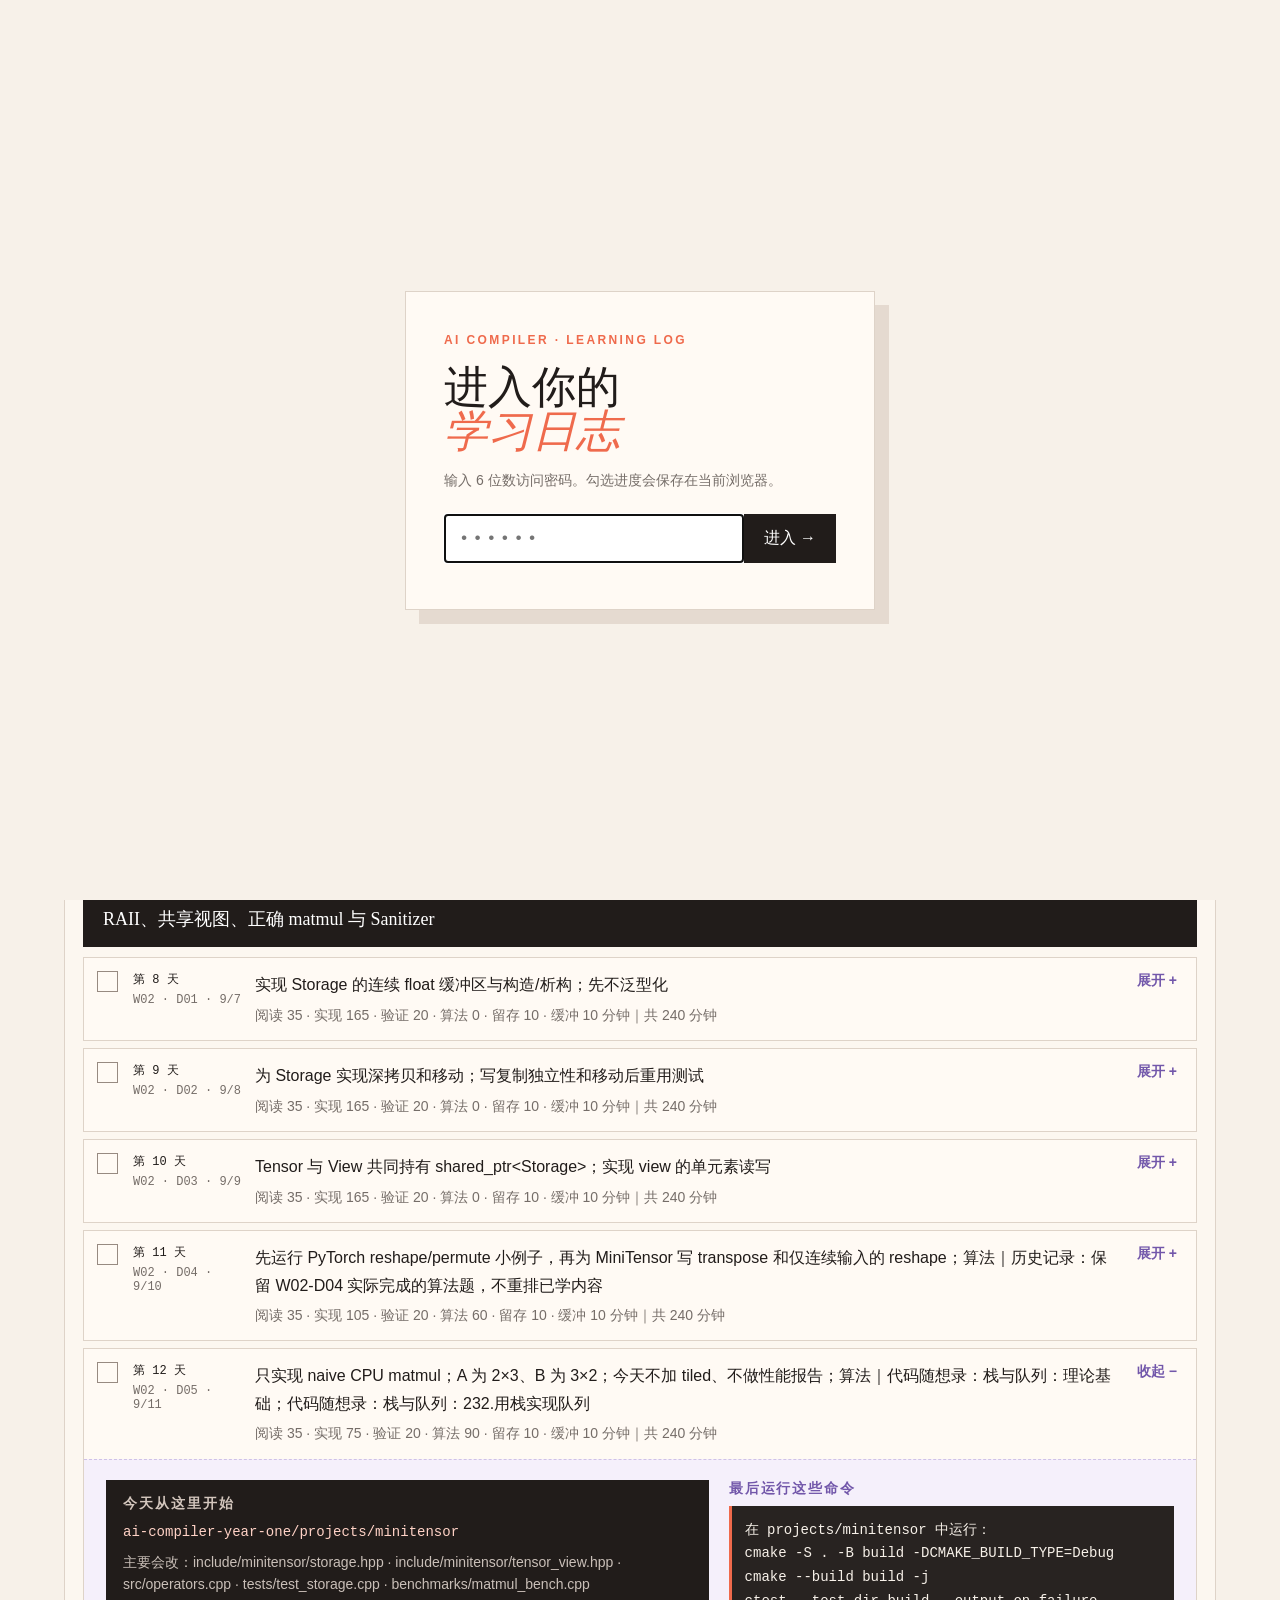
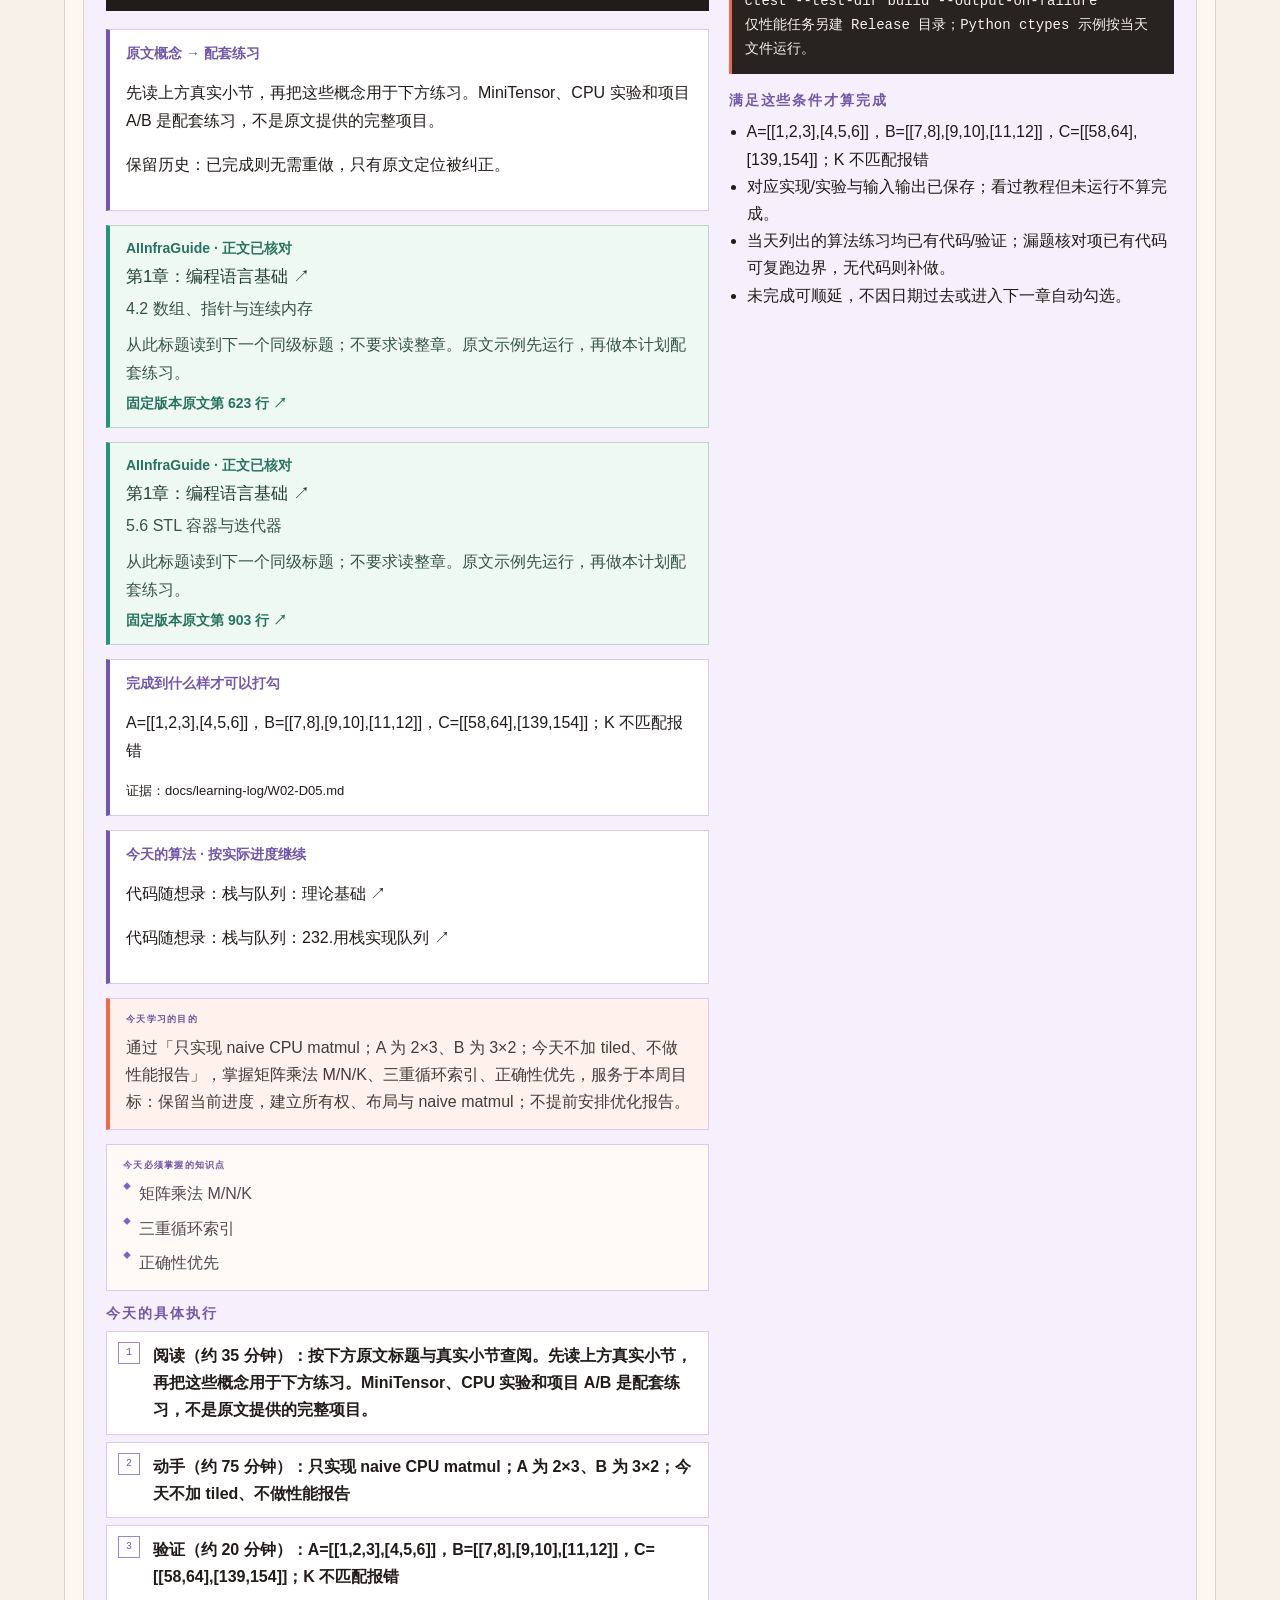
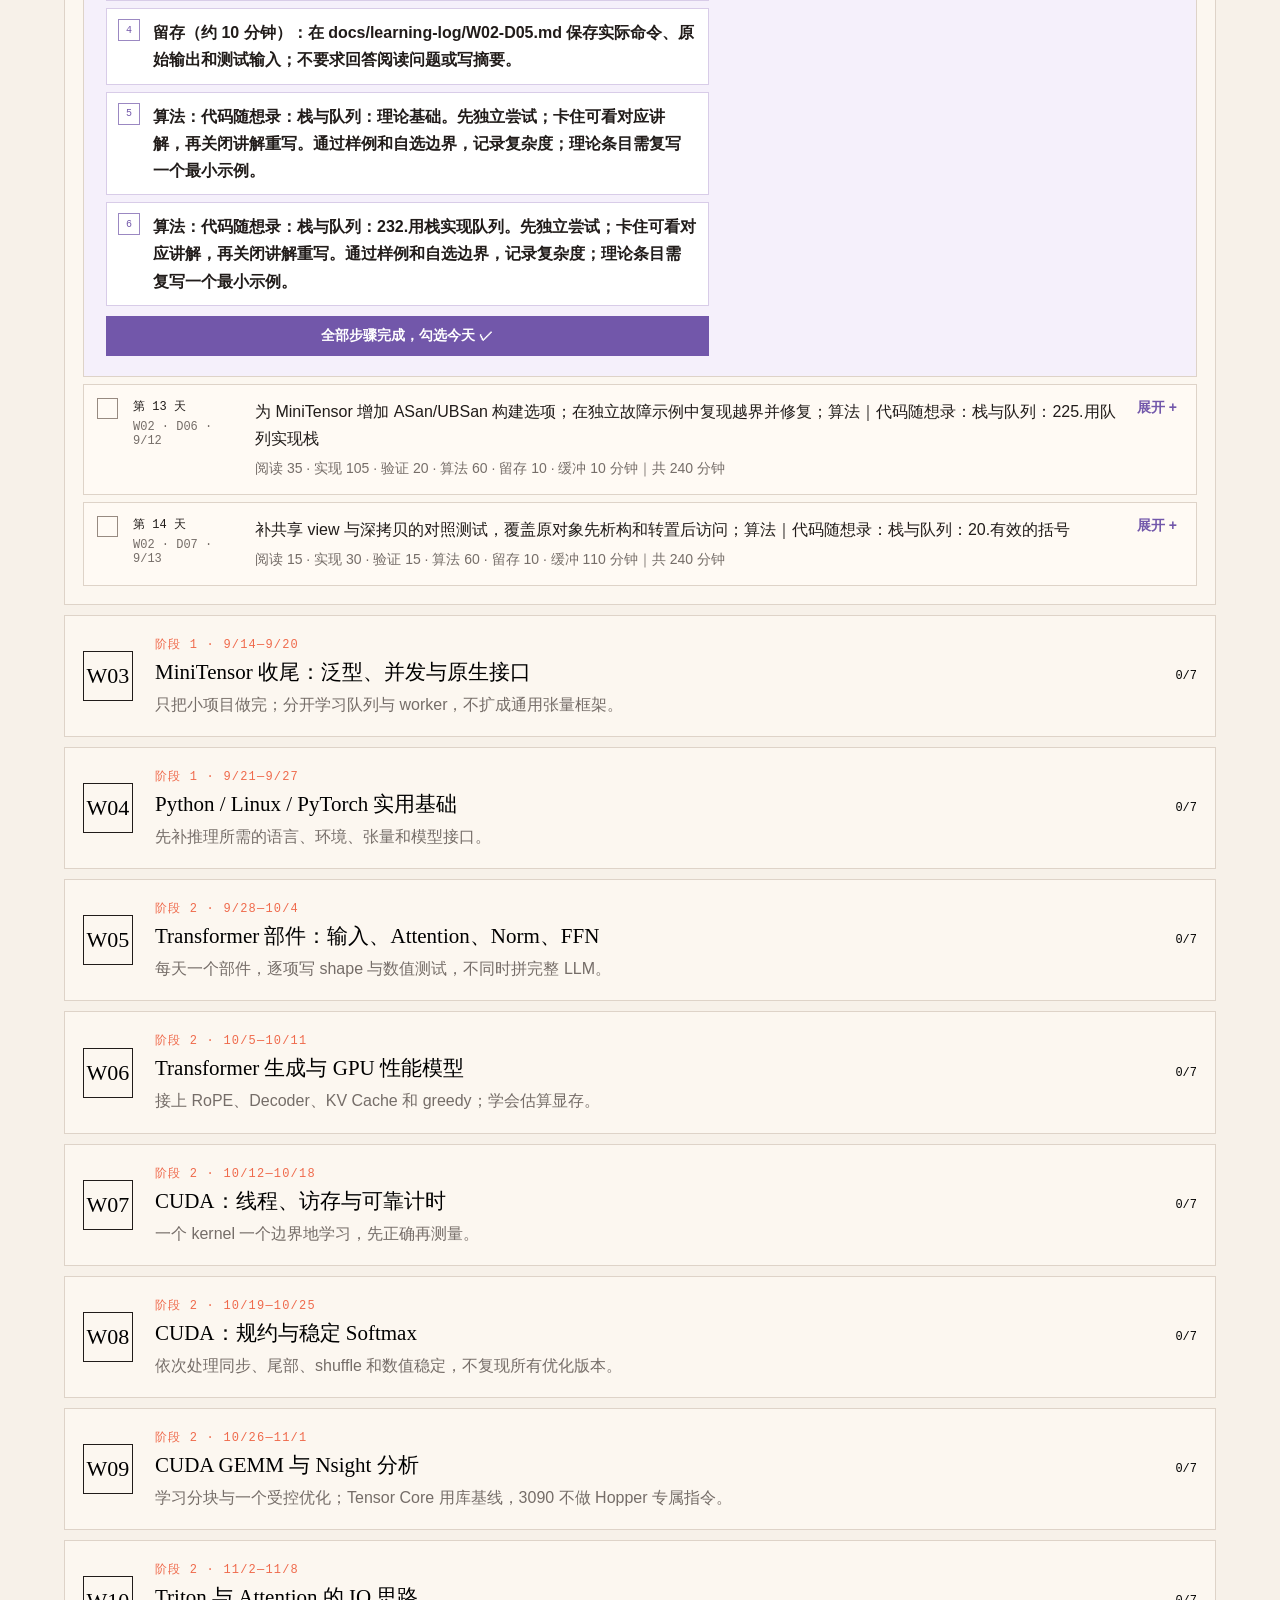
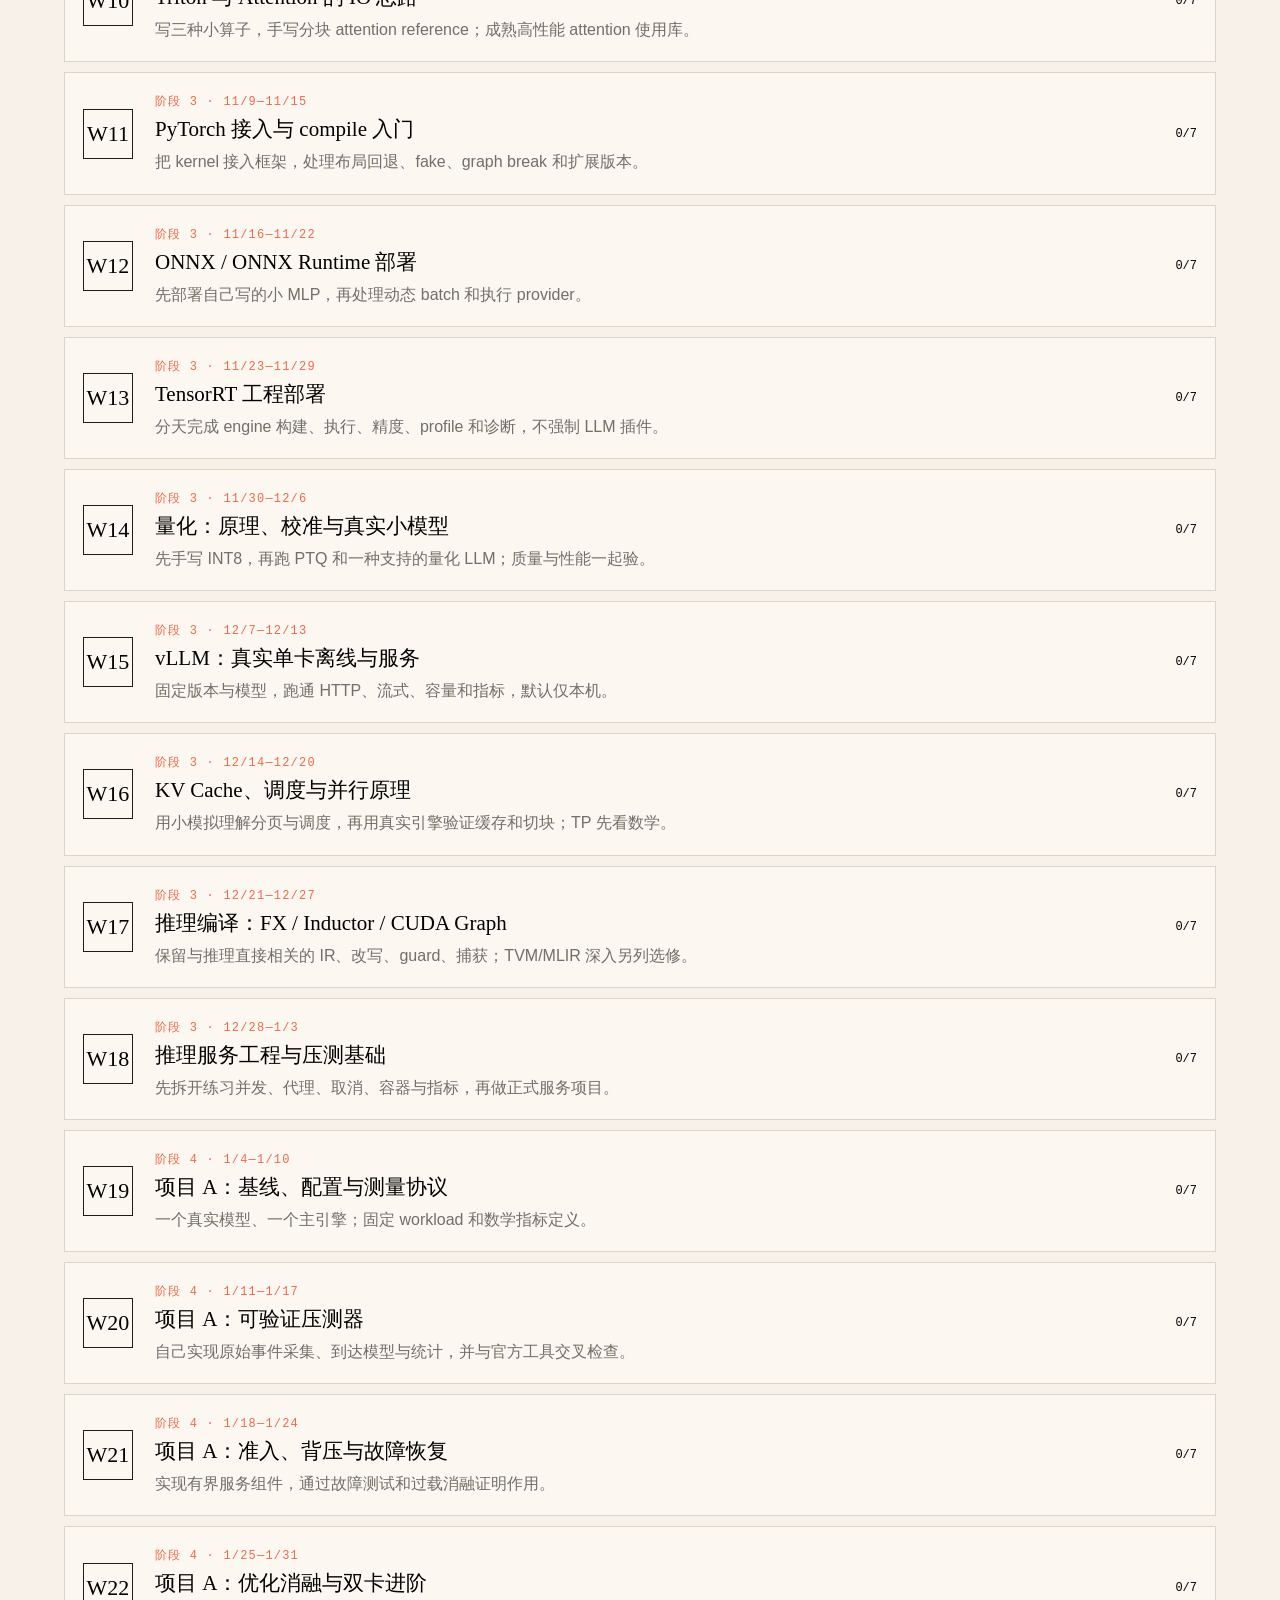
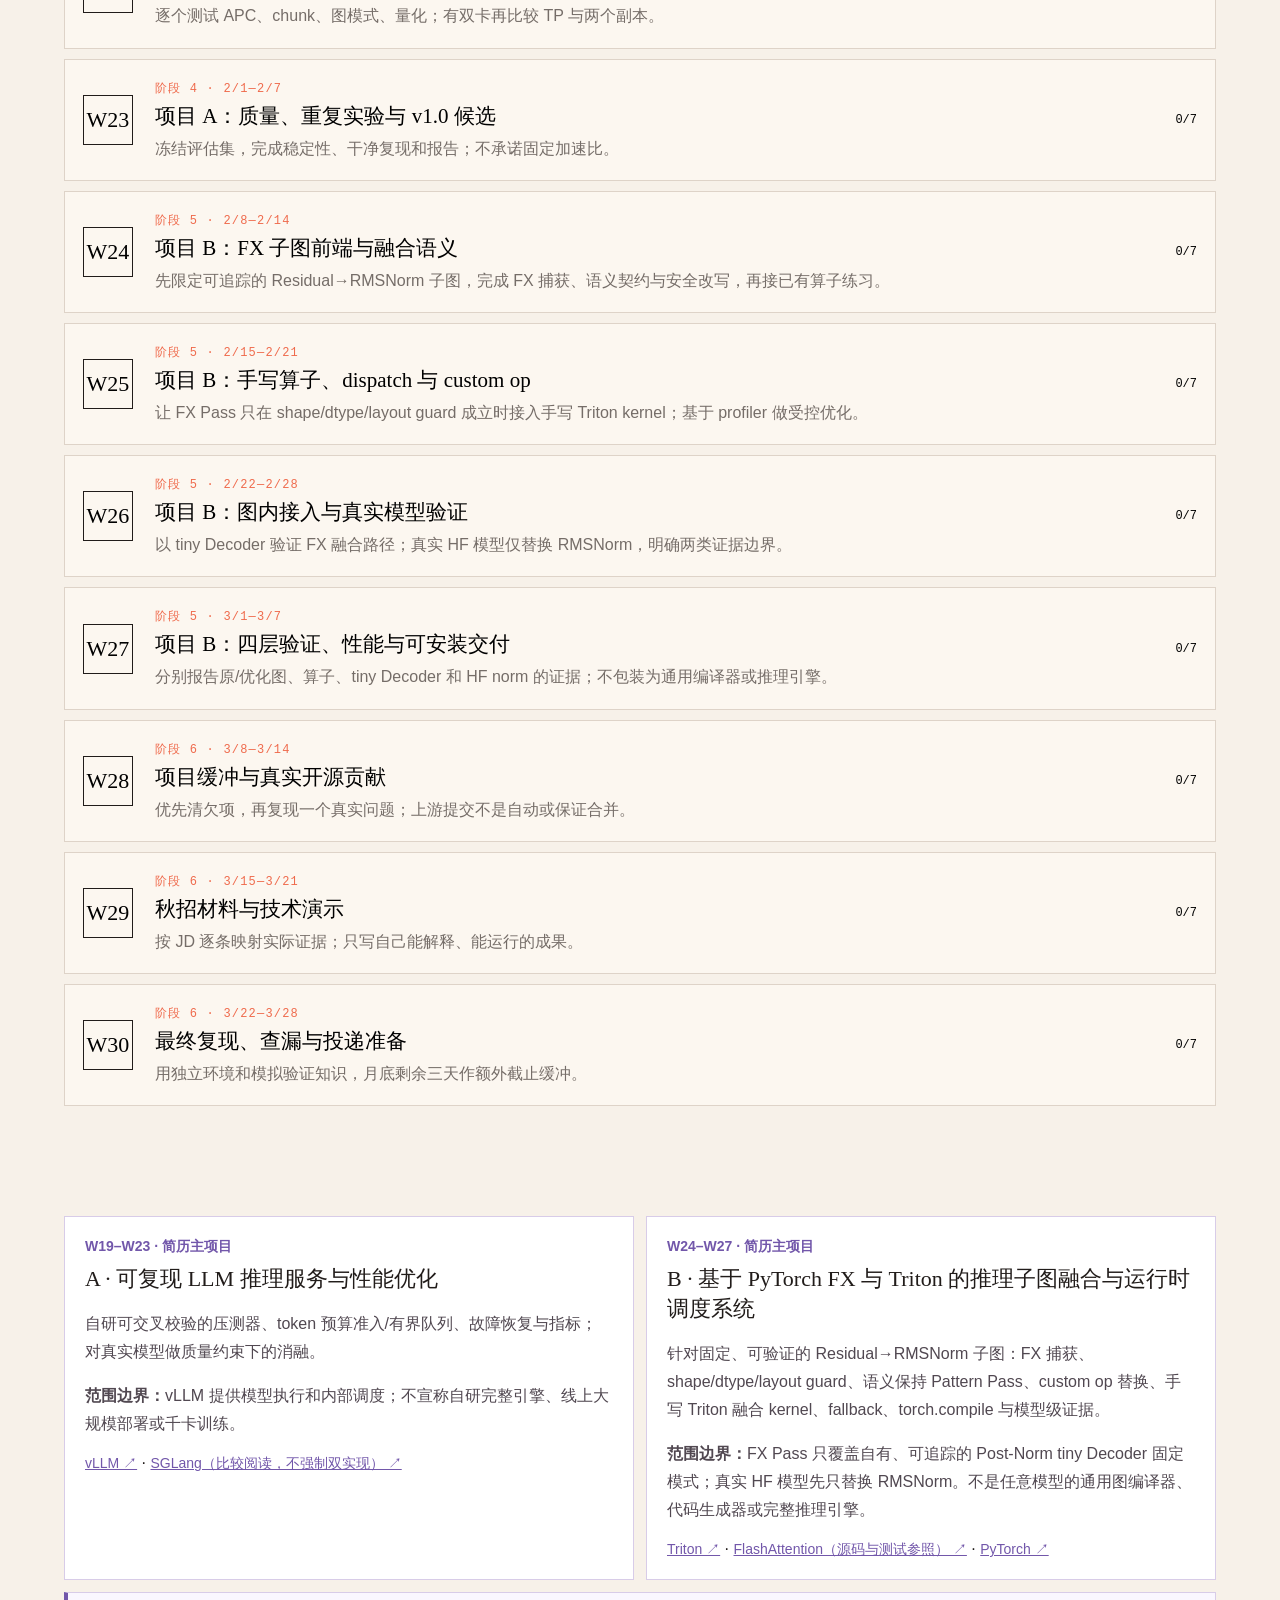
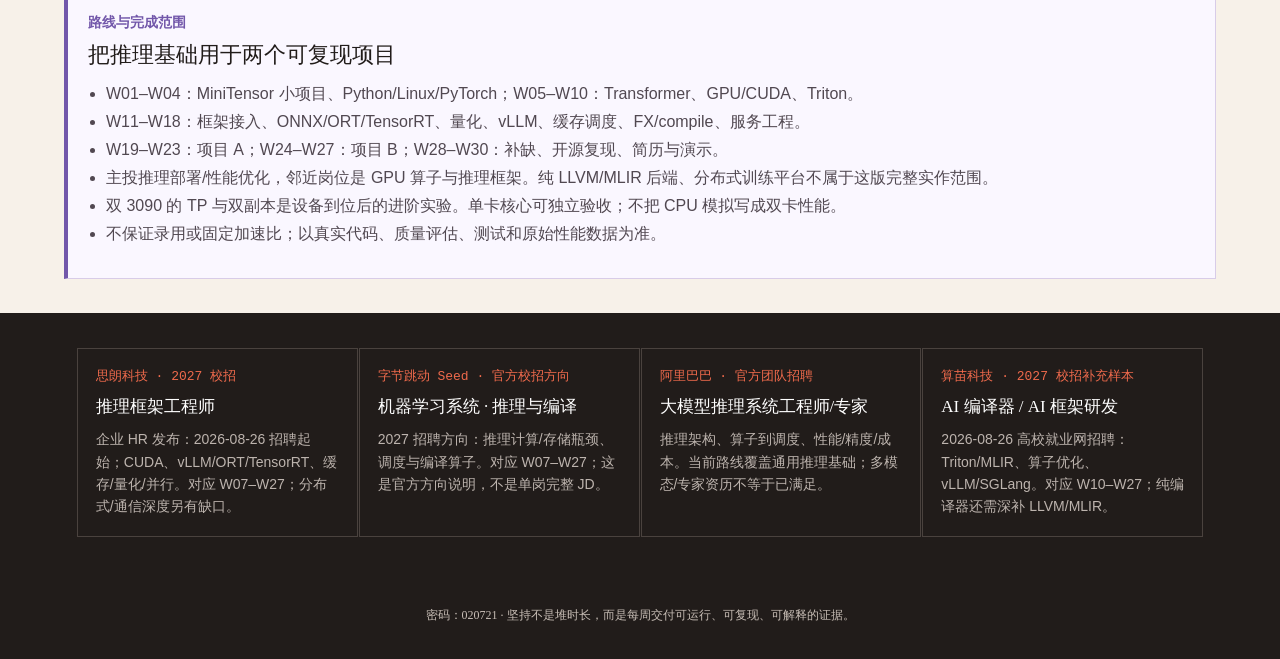
<file: index.html>
<!doctype html><html lang="zh-CN"><head><meta charset="utf-8"><meta name="viewport" content="width=device-width,initial-scale=1"><title>AI 编译器学习日志</title></head><body><script>(async()=>{try{const b="H4sIAAAAAAAACuy9aXMbR7Y2+L1/Rb1wMMKeRgGowk4tM6SWbo8tt6/t7ndmfB26RaBI4grbBUAtrdAEKImrAIKSSFHiIpIyKdKSCFCWTJEAKEbM/ScWsgr4xPcnTJ/MQqEKSxGgIBqiEOFWg0BV5qmsk5nPc/IsJ/+HO+CKXAvyVH/E5z19Ev6lvJy/75Tun/30mW90p0/285z79EkfH+EoVz8XCvORU7qBSC/t0Enf+jkff0p32cNfCQZCER3lCvgjvD9ySnfF4470n3Lzlz0unsZ/6D1+T8TDeemwi/Pypxjd6T+djHgiXv60MLEuTg7nsg9R7AHaeJrbWRJmVtHezP7uPGti7WjntUWYH0Vj8ZNGcoOybzcfdoU8wYgn4Fd0L84vouRjNLEoPBgpPBzKpzLvooOF6KQws5rL/CwuDeYyGTS+nNueEB5OiMvJwrOYMLW1n50jvxZmE8KtV2h3OpeZEJZGc9sThYeLaHRGzKyJmY130ZvF5w+GAkE+FLl2Shfo68TCKYTo+pISsw/yqbvo0bryuareXP05zCYK3V2n/r83VC4zgRbT4nIUjW4WlnfEuWTVZjw+rk8pQ38kEgx3Go2ch3YFfEGPlw/R13guRAf8vOFKIOR19w9w/j7WZGINrn4u0heMGMKeCG8M9BmC/j71e45c8UQifKjTxYXcij7CAz4fF7p20cuF+viLRIKq9zU6QOq7Dz9C6naaP0ThyDUvf/pPnaFAIHKdpj3+S52fsQzjYrgTNB3kgnyo87Neey/DO0/QNAxe52e9vb1cr+UETfsGIry78zO71ea2OU7QtNfj5zs/c/Nuswv+5Fwu3h/p/IzvtXEWFzQ3EAp6+c7P7KzVznE3/rfrPYGrdNjzT4+/r7MnEHLzIboncPUGTObrYVco4PXSPXw/d9kTCHWGfYFApP9GT8B97bqPC/V5/J2mEz2c61JfKDDgd3de5kKfSwJ/ccIV8AZC0lce/6UvTvQG/BG6l/N5vNc6u0IezqvXXfC4QoFwoDdC/d/cX3mPTh/m/GE6zIc8vTd6BiKRgF/v8QcHItfh3k6Pv58PeSLSL9ddA6FwINQZDHj8ET50g7tOepSuOhHhr0ZoN+8KhDh45Z3+gJ+/YYgEgteDgbAHfxWOeFyXrp2IBIKdphP/pD1+N3+1kzGd6Oc9ff2RTpsjePVEkHO7YWxMlPXyFeXDhvp6uM9Zi13PWhg9azbrDU7rF/gCdygQpHs9XlCWHu9A6HOGDV794oQ8upFIwNfJBK9S4YDX46bIEMF7++KE2xMOerlrnb1e/uoJzuvp89OeCO8Ld8Jb5EMn/nMgHPH0XqMl5esMBzkXT/fwkSs8779h6Alxfvf1gxrp44KdjCl4lbyRsOeffCdIeAJEoKVnZ24YfFzo0nW89HaabcGrxVHBn6VnCXFuz0C402rqoIr/gzGrUAn8/snrAc2VH7Mv5HGfCHrhGVQS4tdtN5koxhy8Sv2FD4T6PNwNQzAU6Avx4XBjT9jJwFj7Av4AHq0bhh4uJD0Xgy+SHsyqlvwzd6/b4uLw5ZRH7rLHG3BdKt7CmEwdlU9L5twXNwz9fChwvahAdjZ4lbJfvkJZYYhUIwD/0BHeF/RyEZ52BbwDPn+4kzGYrb0hymCz9pInsl2+UuVhbxj4a3xPKHDluuJ1ym/3ChHUYTKd8PKwfNEwCCCPgeV9qklaFLufIdPN5eV8wc+tbPCq3n75it5pCV79wmhw2orvQ6/7PuDvi3io78/o9HjOlndBG0xW3ndCWioYR/AqZaJYW/DqjX6G4n3XlRJaTKaq0uBBpILXfdxVggM6bVZTubIaHKp78Zr4xQ1DOMJFrle8HlhAi7OxxjTEa2I/5w5c6WQswasU/sdEfcY73G63WV4TWEfwKumFCkdCAX9fmZbgYYTXXRyy6k+IG/ByPbxXrdiak72a2kuzEtaz6s9F3gS+gLWUFjdyh61iRZBEI0uwNGCqBf8znuctbk4eEDIenj4/5w3Lim+2Bq9SNvXiWceyUH1ShPggz0U+t+iZ3tAXZJ6X+pS7ZBzyGqUYic8snIU18+pFFv6h3Z4Q78JbAunnhM/jl5XLYir1QIV9nNd7vcprJC/bqV5ppJt6irslzEvKJK1KduXSVmw+yPkV89hZoei24nj1uHssHN7QAt6wYnYwZhamh9ShFcaeG4gEKJN6J6NYts5VqDdEmfF6ggcbJq8h2M+F+bJVGI/jlRAX7IR/8MWO0rWUtJsbwjwXcvVf15591Wes/HIZaUYqtZWp6MvAuSKey3zl/Fdo3ZV+TwReExFK+TzFLyXll8YWL/[base64]/[base64]/pR2BrraPKwKntzctdLbO2AfYyQgbQdJ3Ny1w2xD+EaDO+Dnrwdg5CPXOg02a7luOHgGX/hDIFiPcICJKVtxvcTbgkxhlOtlOMKFFAuxGfRKgVTI3gGkVtIkWJSKyyn+XImJnHYH52AOWktv4CemSNvKZ2UtTqvdrgBxNwyuft51qUSyuZ5wwDsQ4U8Uh8sEIxPhq6y+5AeyCqincs11EWu6FT82F750XY0IyrCT1Uquklb/A3tQT8Hy/virQSDbB+2i1WauNlG7YXDzEc7j1Vy+3Vy4n3dTn7l6XQxvV6lfr7XX1Nuj3q5rMUxQN4NTmhasSZoX0rpfJga0UZSNCnhLFqAiiwCUQLrTfA126w0y5zUXXaL2MvXBii/PXbJkNGvRvGHgfcHINeXOKiGI4hjaTFX35hu9gUAE1iwtYuOy97h7rCdUbMh++Yq0OynQyYmK/m8YAr29MHh/gfkiz6hez1XefcLjD/[base64]/8PFuD/d5iUU5YaP74jqxr9Uc2JIlQhMRFCm0RjsYY9T+vVJAm1LA4thYHBIClmxakp2NPLcFq7u03OklkdQLq01hsAmRtdSmtLdoDYTE/qpfYrER4CExDL2Cnii3IBnQ1MAwMI+xsQs3JW2P+FpySadZtmiFeW8vWdPlzU5DemyzlxWMPHTJhgvL0Y0bfyq2o1zKiJGjess+j9/HXf3cpGcMjLU39AUlfcE6YHkzOOA7bP8KRf7Kh3g16CFnM1VpDizvMN/KAX/RVEiawxhHL8n8Axxrlc0P9d2OEhEi5zZlO91Bpl7GgimrqndpFfzMbXbZetzKX10Bd7k4Mr5zsy5biXEaGYONOhPwhwNeLqwvrTCA5Hu9gStkP+f816708yFe2UewCB+IUdgkLwjOnt4eR/mCUGYDu4FtOwH/155wpGyVlahaOTbpNP0Pjw+OmDl/5ITXE47Q+MxN0utSa5TXc71EuJXfq8yzB0H5ItFwauN3UFGmOix3O1wu3qFceYmelR16KUUku4Qm7lZerX4YiS+wCr4An6tghSoUosfhcLFVFJQ8YUktyFuVBj7k47yV8ndi9sC7/+xRM8Ei0ajJPSRTnqK9nnI2oJwlNpglaq2y1pbm/+0pzhZHj8Ps6K3guripSH8oMNDXD8u4L+jlI/xZTmVwU2xrWKsrDZpVbezSgCpXmwMJBHftAjna568X52KnAmd0migTxSiPNzGXlEYcbzfm0vuVzo5VQ+9gzSwjLwv4bFrVLVlEsLR4GeI7gyEeLwclzTAyBnuV1aPUzkCJZJTJW51rVC4VwDV8fKQ/4P4mABBaelqneuJVPDHHOZ3uipMOe69MdG2s1WnjDlimrLWBwYGb3o0/GYCyBML8GS7k1hsu+QNXvLy7D/95vWxvsShfJMbUtjoXFeJHYL2h7Oy6clAsmmrQ29vL8D2qu6WdTSVvNUZfc4Ozua1WjjnUBqcUI1jip1LDFovZZXYczE3Vog+Ur/o1d5jKfUXdktdTWpxDvJeD04kTlRBPktbKWBxW5kANq+ijs4fvBTNxkTnrfp8Z1p2o3BWI0wPuVh4hO29jXXZFnwBa/qRGsXDmiV0haoNq1lw0+JMD0ipot8LdwMBYTygRgXzuqxgAW2nYMW82nSijBMUT3xLDxKYTNbtVHteqJSodppW4GL4Fu1XoZfcDffHEXa8+T9AX8TNYsfQlW5a+hnmbHLFWPSDTS/hZrzgc1lc15qpApL4CYSrsXYqOLUWDmQLr60umHb1qG9Ur1mO9eo6Vz3Ovp/x9lU2vcpipFDior9hA9MqtVF+bkluUhisV52CMNHMggSsSG4Ut1YFfPN7+O3sDroEwfdkT9vR4+T8TG2jxlM9cxsAlO9MBlLCmKCVdLS7j1aaP2SbreqMEzQHwtMR9MMkpY054OzmYTBbtMUQklqlmgwU5b5w0Ev+2k0biDgrHSaf/dNLtuUy5vFw4fEqneK86yuNWf3H6pGSDOn0SVLp4jzQFdae7vqTO/O3Ct19+fe478OL7+lzXd998+c1fqK//9peTRrjj9Ml+9nR+bw4NreZ2l8TZ2yd7QqdP8r7TSpfBk0beBxKyp08GT+ff3kdDq5SNyu3GhenNfHKvMJNEqWFxafBd9Ca687YQHYMG009z2dnc3gLaeIjm19HufTQWF35L5NdG0aP1d9GbJ43B0yfBFIQfasAPG9/5QMinO30Sw0vF11/C3zoK3GlP6YJcOHwlAD6S+DJfwM2f0vkHfHzI49JRPu6ql/f3RfpP6Ww6CiP0/oDXzYdO6X6PPin7T4fNS1iDT58ka4w0FtTvw/dOGqWvThpBzLIRBrONTiHjOfzF6eKoGuX3YnR7Lp/+E/b25UPF2yOBoO608i3jVVSn7gN8zHSnu84U28T/Kt4oflU9p9UvtackAnSs7KO4RBe7AeHh5OIHEMZkZBlT8ValYBw8lQdfHAkEu/GfRk+x+R78Q5APAQEiDXUQIfDPRvLYp/9U1NNiszBvyQjU0FyWMVFo5RfQ2pIXKkvltp+JySiaGM5tZ4gfKvVniqGEF8soGxXSkyieyO3Oy7rNqPyftXSbAd3ObWfE9N5+dpbcVbi1Lu7+Cn7M0bX8rV3SyH42hoayheW31Jm/n+0y/hDyRAJ+SkzOoI1JdC9G7iSet++iN4WlbbR3K59cRqP3hNFn+ZFXlOR2bRbmR1mHMLO6n43hz87fo/fNjDCzKk4/yu3OC6PPhI0nYvY+Gv71XfRmbm9BnH6ExuK57RV0dz23PYGG1gu31tHom8KTh4XlNEon9rNzQiqBVn4R008taDMhzGyBtJPPZS9t4oEN7trPYvkUfBCTM8KraXQvJvckpBIwNPFlcWwEjc6gkTQaepPbvS88GMlltsBdG/tzi5n7wuP54kQOEgXx+Dz+vm8CEY8L1ib4oUILYWXW1XjpZJzI6iFrPUYjSjXr9vQRNSM/lWkz/hW9+RUlY8LoJGUClSEO6cUWMWCQ+kLZKFq7I8ysUopVB2+7Z/GCS9YcN/58mfMO8Kd0rIm10SYHbWbgEUljRXUvzvoKfZfskGTFKP6hXCbKrsdgS71EECxEWsCfu/HyhJvBvWNR5A4xVFItptJX6lVRmJwXXz+hvvoHdYb7144OqjGSQLEH76KDP/D+cCD03Q+/R58qn1QW2cd5ZHklRE2kA/cILBZcAYs8HASdJnvEfnbWxJrsLAPzGS3MCrHB3HZceJhCS8PCzFZhem8/G8tHY8LDFOjy3fVceiWXeYgSqfzeZH459i46iBIptBIXJzbJ5/zaz4WRcXH2dj41KMSTWCOlLv90kni1n3YF/OEIdbbrh65T13WugVDI4xrwDvh0ndd1IR7AS8Cv65TerJM22WmPv5cP8X4XT19mdHqdZOroiqiu0ul1bp5zw25MvrfTJjPohV7n5cKRM4EQj7Wo9BvrgHu4a2Fd54/XdR63rlPH0HA9DJmuk8E/4v/v8wZ6OO9Z6a8QzwH8ILdd8vjhxr4Bj5vX6XXE8b9TJ754wYjPl/azs2L2gbh+J5/ayK9Hide+Tq/rJ03oOnVWAwP+/EJ6kiwHaHQTJVLC2Fp+OUYmuU6vI2D6K/5aqWW6arvk6e1Oq14H1hQIV9F19nLeMK/XcX5XfyAEXTL0gT0OhLy6TjlgwMUFfFzAO9DLewx9nkj/QI/BEzB2ffmlvzfE/QUe3YgHIGwU1pfRwkxuO0qjsbi4mxQXV/OpYWNtoY2f1SMOGYC/q4SSBHEFfEr51FL1eAM9RkePqZdzmRg322t2Oew2E2ezOuwmm9XEOvgeh7mH67G7WbfN6A64wsUH6Thn6+hydHQxHeesHc6zHU57xzlLR7ejw2Gi4SuHs8NxtuOcvaP7bEfXOfjgPN/RZe045+joOt/hsBnhq64zHV1nGPypu6MLbrR3dJ/pcNrwV44OR7d0fddZ/AFax/2d7+juwtcwHQ6Twef+34NezuM/xXz2td1p1ckq+L0rEARtg/HbWBGWRgpPHuZTGTS6mdu+k9uO5rafocmYmF4jP0HUz3Y8/3RQeHkzn8oI06/F50uAE3H0kLiSzr29g4ZGydyGzWo4jgZnhfkXZHkuDMXR6oyYuZXbgbt0N/TNUH9WiowpTD3Kp1Kw5N1/K0yskj9z2xNEGmFmK//zUH53l3zf+JxwmE2ac4KllWLUKcNRzpJDCdieN8V54zCbjte8sVPCfBRtJqgzF7hLPCXFgTU8L5wsqzkv7DTphnb5uEs8LXdzlKpfS4a2dhe128myLaPdP+l1sq1N1/mjDv28KTycAI6UnM3tjGHN6wlxoWv/okBu3hd4Fx2M8OEIJc7ezr1dyP/2QKfXnfkBvhFeraPhmO4nvQ7MNbpOHRqdQ5k0dcHj9xA8TIlzSbQ7vZ+dQ8OP8ntTaO4xmkuj5CyajItrm+Lsbap44cuM1B+F7sXIKAgPQM2E3+7kU9CEOLVenExkdV14JEQHUfq+Tq/jrwZ5V4SHOYuG1oUHm1TPgMfrpnLbG8Lj2yiTFkYn0fjiv8YSdyGM3UfxTSLEfnbOhR8wP/IKbd5FibvixCba2SpEZ/N7IxQDU1eWIZcZRyu/5LbxEGOiS37S6YtLBnktwtObaO83sIxQyheAlcCLT/qwpKP5VCa3PS482JHihDcT+fGb5CUK4+P5vUe59BxpS5xaz6Unctt34OLi2yyN9Lvo4Jlv/06h5OPCsxi6F5P4fpexmxIeppQy7GdjEokgkiYmc2/nxNnbwAGnX5P7QFH0OslCq+vUkbF4F439QW/4XTS+n40JEzEhsVymr++igwfoKwyNQl+hofk4xFynJ4T5F+juujiXFJZGwJIx+AStxKkzf/4zRbQGSFNqJ/9yWZhYRYmfwWSBZSVLH+jD3oIQG0QTwyjxKyHOZHjR4Kz44kVuOwpmmR7e7+oHAxUZ1p6B3l4+9G3A63Fd03X6B7xeva7X4+XDuk4dfnqwlocNkasRoH0ev8s74OaNPohaxyNpJP9n6A8G4YJwyFX8xkW+gccPG+Hfi6UfYJJc9riBpv1r7cGLppfnQn58ZhToM/5PE0OfNTEGn1un13HevkDIE+n3AYn6Sa/zefwDERDwenER03WarXqdK0A+MzarXneZ83rckm6zJmV3jEnRpK7TVBwD+OWGnlgMOpW2Ar2u3xOOBEKwSUrGHDzE+9lZ2VqBRh8JM0uF+WhhBIYbJk3imTA/RtQalGM3nn/yXEwvCRs/F/d1iUWyFSySVbFItsks0mJgKWF6U8zcfhcdFGIjhXujGBU+FjMbaHgIbTxsHBnYWLMWMrCwNOmxVndHiBAOlKWNFIpIwcaaWwYpNAEHWwx26j+wQek/YH0dH4e1MZHK7SWFqR28Y8yRpfUQVhQro6n/dhr3q93nUU6CugRqzwTZkmJljtNMsBps1Pc/fE2h5A56tI6XwI1c5mf0aP0QpNCkufRbbXQ44qWr9nSUvFBDjLaay9TQ1DoLfjk1vMy7IoEQlV9eF1fSaHxdiA6Kmdco/RSs/PiUAGWnxal1lLgpTG/Ca+3ngjyV256g3DifE7CMoVvC9KYQTyp4Ym47XWQF6MljNL5E4Rs//wIgPNz4+RdwPPf4diG6JMxskYNx6jqrN98A9D57ExbQ0eHCUFxqWkUACbkjTZ76kdWbfwKKh8UtdppI5VMZcsV+di7/[base64]/ADs2WQqlRgAiEfC4NFIYSYi/pAmMAlu0mH6KkrNqpAr4SW+5QaG3M2hUavYUawEIhNs7dZ1h9RY9c2M/O3ed1ZtuUIDTTABZ90bQyhp5GmEcDpo/FaT63q9ACU2VSvEuOliuFODtUEMp2jhUA4eaWwGHsh8ch1oqcKhFhUMtbRzaxqFtHNrGoW0c2sahMg5N7wnRNSrQ2xvmI4A6o5Ni5nX+7Y44HZPwpl5HDGKSO0U0qzadSninaK4jeIiLfO7R/yfGQ1Svx+sFh4yh0VxmSJhKgdt4OiZmXqvRJ/vfM2YKLT+HEB7T79GnVgpNTkBDjJ794pQVUCaOV6I+Z/WmLygCM/+Fr6D5z+1fwNUkrAJAqf1TwZ/v9QJU2FOpCKQoQJkiAG5UK0IbdWqgTksroE7zB0ed1grUaVWhTmvTIyDarqztvbUlXVnb0LINLdvQUoaWxJsWDFV4oy9Eo2gkLS4N6vQ6YeNntL0NJi6MLwAeLTwWXk2TAHWlhXNzGMfNjkFkLJYov/sit50W77wQn9+hsCMtQBt8SFyY20JDt8TXSxAS+/oJyk7nt8YBvhR9ohVok3hXU+aSO3X+yXPibA02u+kh4XZCmNopTD0iA1d4cluYX8xlZyXws/Iy/3oVo5YkWonL2JPgsk8FfDbx7SihaC3FATOTpuK08agGHrW2Ah61fHA8aqvAozYVHrU13QrKUCiaBXWa30QLUaUtlNClxndsq8OmuWMzNIpmSXeVfR3lXq0pSHuXLu7SVoetZXbpthd124u67UVdNfIwms1llwrRe/IiRv6UvUthZ7r7EI3sEu/S3O48uAkuLirx6vw6xV/lILdXGKL90LCEH9FmQly/gxO9xITUVP7tLSE2Bj1ifQGsExuTOsXfUMRNscyVFN+S37wF/U5OoIlFaAH0DgZHbgFNToAO4i+J5GRwpIhwjN4kLFNUWAm9PXku1538tBxOm/3eVBGCNfRK9jdV6hUk+inqVRvOasBZWyvAWesHh7P2CjhrV8FZe9PNq+0MG+0MG+0MG43OG6eBpUCUkZvozWpudx7F0uL4lhAdbHxmMGanRWtqOFm6Vk9HqP8aUrSVvKjk8CpbRssrjv4xmCALFxp6Jb7KwFF/8W0CtMHIIpdeE8d+QaPD4tOMAunml1dB5MwuSjxDk89Rciz/8xDkCU1MggmkCErkzG8SHJmbEzZWIQ3Dd+e6zl44R7IsoMRT8vhSmgySxIEkiitDwHgfRW9+FebHKEivYOCv8hSKv5KTzIG9cXSp8GhFerD0/XzyrbibzN/aLYxAg9SA3833evy8mwrxUqY4QFoYUaHJiU/LhHtUr1HlalCheIBeNRWvxaCwTph/IcysQlbRoVG0clucHCZS4aMrwHyQ7gMnqDMWZt+SySwl/cQ/C2PQW277TmHhCbyqN7+guTSR5V30Zv7OqvIbyBCagXSgBGBCHzhVr/Tix8fzy6v51FtxYwxNxvKpVXIX6YhI3yqg3V4/aGcUoB2gohKzw291YXZ7NdBu+8CgnVVkhWSrZoV0NN0GbaaIykPG5pvrcFK1PSFOLaK7u1gpFw/hiWu1a1rizPSBPR6lHa4OcdqwRPbHtdpbBpU0xR5tob7r+vJLYozO/3ZbSE+KmbuQ9Wl0k6jFe84Fu1NzLljoEOfx1Nn3Uc6KhgRrzw95ftidLTM/KlC7+qWB3mMP3ZtoexvsDSPP0Ph6YWRcmHpbGSn2fSQQ4vpw9JHkNdrrDXARiiQQl8FXIbpkFB5PCo9vS26j23Hh1Rx6fAfFHpRlt8MJ2Izi0wzKRmXDJWBJHH1P5ECTt3PbUeHF8n52rjAHeaJR+imaHBVeTUujhX0qhJsvxF/S5BzxU4HfzXsvKoCt0JF30UHQEey8W0VHNIC1hIxw9QeS1x0GMpMWn98RxqLC/JiwcAua3b6FXoK3BuXnPJd5ysdFfANe8mKFxCQai6PkmDBxj6TgF8ZX0d3xg83LVXBpmAxSEZjWRK4XYZVWwtdAkA9xkUAoXAXBFhuVfpFRf9hInuMi/qY+hMu2RMY6Kbv5h0W4bAXCVWesczYd4doo4c6b/OsFqHuwlkHjkMKH+m7Ay1OBXur/gZIUjR82a5ugLTaadCn3R4cGvDwd6KX/Sfo7yq38QGHa27d8yNxCpuUKp8g3L8l7BH6CXyW8uoi7s9MXuMxTMAMfpvK7L4T4E51eR66A89z5MWF6VLKwqjMXFfcOspXI7YOXHb6b5EIF29boFnHME6Jr8q9g8BqJi1Pr1Zwk4RR5LCXMvwDjyO5LdD8OwyAlvpkramJcaru4V8k/wRE1IWWJFNm2SNWHwkhceLCZ/+0OxBJ9Iht909+UymGyQqlwzH41pZKXzzKlauOA5uKAlsh95PjgOMBcgQPUuY9A4CYDASslPEpDpuuiw6GshIdAAIx2aISV1ujrKHd/TUHaO7+88zOtEw7RdrRsO1q2HS2rYeBwPxfi3ReDkRCFhl7m0s+Vi5kciU584/Jrw2jurfSCS8BXCnYGtPEPD38F2kGTMSE2COfCpfb/fcBkMrsk3HUa8BWxt4DSg7EFxadJTAqMxvCjCvRLLsSFygZz6QkpxhrMWFNRITWIJhblsOvJCXJxLhMn+TzBI3M+iiYnpNoCWLZ8dIjcCvXSiJHuEwHAH+aNKVFwbbV6Fx2U49or1aoNfZsLfVsi3ZLzg0NfSwX0VadbYuqs/fe/FqdWqW+v/RAIufqF5WHh8Rbae16ILqKh1cLMupgaUUECxsBSaPcJkLb78dzu/H52Ft61ngrxOLGYngryId9AhNdT4f8a4Pl/8npqwC99LIMJ6k5xd6UQJM08TAxLK4WAi2hJAFrqn5b6pJW9NxkwBK+FAq5+Y/BapPw5jJ8dVsSPEEJIwyC9Ttwc0+GwwQfnuY5uG27Eim9xQutdDnV00jFLztTOStbOSvZJZiVrW0balpGPwTJShQ/iBPtxcWMsl54Qx34RJ4cJpoaJEOL8YWATVC69IsSflDLkypxg9DmajOdTG1AvUOHzUBSpiK6KGMko7f8U2kyA6BuTRGiw0StKyaHhR1SpcygSlxkiiynJNgDur1KLVTKZ5XdfiLtJaNL83zPsfjZGxIbqzdR1s565QUGO3esMLlkwJ8XxYdM/0MuFx5IfgNQBhebXhfkXhGNBFcFPsCjEEb7PMlpZSzuhtl917XwXHaymnW2q2VyqWS3H2nVdOMLBwqIjfC+f3ES704odlYw0JbWA1fbRkOy1LSZnhFfTeNUDXYWzyol7QBg3ngKGSu5U7G+KDeVaYMDfd40j/[base64]/2jRW/W2n37az8a6T/34o13v+En/o1PPmH7S/8gweobFP5059eOPVofeZoFvzU49Y7XA93NfAWZEsR0oQvZplcT4oG9L5edcoVv4lnLdInnjlLrVxuHNxeHVcstdl/[base64]/lDIykWQaoOhDmaa43wofo3hAPWn+W7xnoo8QXT1HijU6v+57zeyKef/IhSmJG6kgTpS2dVGXu+p7zG//e/[base64]/[base64]/ebDFLyj9nbwp0XxPpXwflNlZc1RvhrNtBktg/[base64]/7FmUTRDo14wE2sxYnKytaGCEr7n52Djw9f/rzj2a95adTP1r0NvDblON9ACk+ef5JxFhB2t7NRD52C829Ju9Cqp2wEs/tLEFtBdxqGk1OQLjUiOT0IiZn0MYk+Net/Uy5I9fwuE1It67eFdNPDz5nC4YC/[base64]/XHE7dqodO3V8Yqeg/PaZv5/tov5y7sIFsh+RaAFin6oo1S0sbaO9W0J0Qbj1qkzTLQaG1m5K8tizOg6ozl3WyXvqdzpGuwbcHFFnyPCKRSNCGS0M/pHu432+Splxie6qj9wCGt7V4TiDB7yassqe9HbsqGEv7iAm/NMZ8OeAuQF3GYsvroM1waurdo8N9L3LDrrvMMNMqmhF7c9ndRw73Wcp2TtZ+HWP+ooSM6+hDsPoCBodPuxUsGkXqmdpZZ/0Jbqszz90ZhwkXHui1DFRbK3r94pGh9HCDLguToFtAeiTi3P1Y45C/eXbv0tZBykf7wuErkmMDzjs5lu0MKMu6g2ZHpXnIZQwMyh5U0K7OFyNEsdGhfkX+9kY/EmhuTSwpO00ZZGj21DiWeFZLJ8qxaOpear1v2fsVG7nIWWHFCKlQ5jcdjQ/8no/[base64]/[base64]/H7I/o6mVwvA9qYfokCqgffgR2cpIh8LLpTJ/nPi0OLWYS6/lo0NGYWs0/3onHx0iPhMUY6IKyzvg35BOENQA9VV+SZO1mJL7p4KBIFWIRtFIOh+NFRYeC7Gb+d/eHHMYIIyPk2kq3BkWRiclNUuOgSOJtC/GCoN7aChOyvqi5cf5vTn5PYBHLs4hgHZwYNG9WH7zVi77sHlmay586eJ/gfLUZ7oml9aND6qlWtYIE3cahMxdNL4uPptBiZ9hWVtZqwEOal7caLC4ZjNNjxd3Yj+Q7u4OJ14rHV0YBNg7urokmuM439FlLhqWTZL1uMveumjApoEGLBVooCwFdbMLDbfRQBsNfJRogJBx6kogdIkP6fS6/wx4/JCHCLsB5pPLwvQmVCPYWFUgAEhy8XBdmFmVAtYmUzh6YQUK3JOGKGFsLb8cI/cXK8nPEdfO4s68s0VBZ9LmBgXvVyUbghoEMCYTldt+JjkmKvwgyXZPvidNk0jW/ewc6RhC6qYGhVHsX4pzX+IKKXfBnQjXahOfP86lx447EiAus9j5VXyeItMVDCLZWTjdHt0UZ28TeITiiXwyKXuGCmN3AOsVIQHavS8mo2himJjND4cE+KucL+jlw0aiJ3VaBxQX17f9V09/WWP7N8Ph8Fj8q9z2s8Lzh4Und4mHRrXNv8aljW39mo00eeM3F0+dYen7qnik3IXPhLux8dIJ9gEJFFjBtAnrnaWj66CsO0e/4ds1NnxrxYZflmqz2XVXzRC8hlkHGpxFi2k0MixH0De42VthmGpv9mYbXaujI9zqNaRob/Ry9I3J2jIbfVNcMO0UAXXUmQvcJZ4iG8wh4CyrGYhstdOkG9rl4y7xtNzNUULZWjK0tVuGsWzrhB+Xw9jveC/PhXkpbQdsBlzINxDEGTU3IEvK9KY6bSYcP+EjJCM5ogJHyLHR4iEW4J7MYm47Wgo/Afy6tAwAbXJC+O0OZbNApnSKtdrwvZnbwoOdwsPf1Nj1zPf/oNDkcziEAYsK9q4kOUWgDi1JqD5IRD1lfRcdDPFBnoucYk04XSNIRMTPR2eEmS3lIILVJjmLxpcK0cVjDmCJipGArN+j8xAjRnai4bjw253CSOL36AKO8xoU4snczpJwKwUUYO+R8DAlvniR244KL5aBGmQT+DSMnHYTYQ+HYitikjRgLF45v/aEI2FD5GqkPviqnTUSDb2Cl5GOocSYsHQXhnR3CUK30nCIR17bfnawCn6V79FKHylfVIFcNW5vduJI6XBfMkyR2KUuE8apzcwXqRjE2dLTAR+6h3bvFQbjaGJYcxzVlx5mKKu1cLSjSVxL8ZmhE5/+dZ/FH5wdDkZyJHWc63DYWi11pEODD9gq+IA66SPb7PLLNgNTciMqzEfzTwfzb9bJ5fm3O8TvoFHY5NAsRWtj6AN7PEIEVY84bTAlgylH65ShbQJVsBlY6j9cEOgQhorM+c1b4tS6uP4KJWexEwrV1f3lISaAU5M32FiadFnWHe2iuR7PEWv/QbK0VV9WfWfr8oiioqLxdSE6iNL35RSQ316L9Af8FHnJFInxUlIK7PMmHYzzVyN8yE+dwSFZYRfn5UIQe/M5DuDS43+/gIQEmKzIXeGT8QlK3RFRJzWrkK4gP1GMwfpn1mCl0NsZKJwFPnWkCBb6eVN4OEEkNeb3ptDcYxLoBbFj6fv5Nyn09nZh6lE+lYLcWw/fiitplEiRaOnc3rIwmDrmzIK4vZFcM2Q0pUSuJHxr9jbZuEjTEu/Cvgti5i5KzgrTr+HIoyjpYV3lXBe5oEeDQcg2c6ISF928L2AIXmsi39BOjVgLJJP41LpAsvLSw4Hkyhb+CJDs6OgmK50FjtLhvLxBkFwH9yCGB/K8wqvpA0a27OrDDW7VRv6I8bVjD4Xz8j5VbcSxT6PT2mpsxKnBRuwVbESdR5KtsyJ223Lbttx+7JbbJpANp4GlQJSRm+jNKviqx9KQGy56iEQpjNlp0VJwJ0vX6ukIVVxDiraSyxE3ZqelZbS8ws1m51c0EpVPJ0gmAJJWQEkiSH4vkg3sxVJheadYlWkOp/X6tej4EgMXnAebVM+Ax+umxLkk2p0m8TPUd+e6zl44h+urzs0JC8vo7m4usyKh4webmKcs5m/tlqWWf7BJWkGJFJGS8np6QlzomhHgJnbD2M/OSY1L/[base64]/+zzOr+HAG9sZjQE+4iR6SmriqEJNWFNNamJRZL+zVM1+xza7RjELSY8TKZR4SFJ+SrUMFd9Aphyc4PMwcE4TzbEsre6oZr9HCO7qF6qN9UpYr3WgXhMIDWtwUgRBCUsjwitI/iY5KL/MND4JzDbtSeCkNfo6SsXXFKSt7EVlN9uOlbI7DAz1H5d5/+X/eBcddAX8bo7CufIg62F+7Wc0/IokHEAvbwovlsE/YiZZeHKI7EsMa9c8P3cwNIiBRaDrFOEIp8dhxGtPmlLhOXvrHLBXWAMUG7wO4zXO5eXCYQi9JSeI0hGfOJFCT24pLQSZNOXx9/IhQIK0l+sJU/lHs8KdRXIl8L3hR9R3A/4zAX+vp4+Sm6Zyewto4yEV5nm3EXseGnFeQpB+ZwulExDIE3tA/Z/f/+2bihSREKkwBGpLRAYOMzqTX14HNZTy4s8VL8hCIMlwnOSPQNGsnKEj93Yh/9sDkgpEmB/LJzcBDR9za0DmEckMCW8cl4qTOhoZRisjZMggPY/08mKkUB8ZKWH65/zkLhx93QbVQtvbhZHEwaeMoBNQRaM/4De6sBKQs0Ll9zioRvljiP+vAU+I9/H+SBhrVX1nh5YD00QqSSFjYgyQ/n9tU5MUVrmsIbJd4+6mc2wGB9Z0ne/oxmkYu+w4v8ZhSWENIs2YLCrbAQkTFt68ROmn1Qev9vUNjeJBzTR9OC11miwqA5RtHd12sGMQI0ZXq/kpsowG/WYr6Lc6zSXb7OLUdoOFgkD/dahuktudz23P5rYncnvLxMulUYjFWDQzXNotNOmssqejLNNbW4o2YJIBE2P5GNJaNqDoVkpYXBXn70jRFySTKYRh/DwozmHb++5dMTN/GK23a2u9lSY9067gAOm2ss+j1P965GnPhNJMsB+rmeAwmHFWv/xuKpfZEpZGoezI3BzOB7MjPLwvvHkjvBkGGnlrvTLjZV1WV0YzgtVhpvuCA7Tcv3bnR0mxGxKsPUNK5lemdQJdK6q6k61+e4IkNSBlYsiqh+7FhIdvUXxZ9m4t/PISja8bSWfCzJYRvVlFQ29QbEid8YpyBbxe3hW5yPsvG8L9lDC1VZgblmi68cyf/2zEuRMJuyWc0vhd14V30UH/ZY/bw9FhnwcOxWeW8FQUZraEsfsovgmZKeaWxMyamNkojIxAm0BHZfkUPJwUwaFAgMhVOIwHTjk6LGwPUd91XcD1BVIJFF+GJ9yQRhmeeX6d8l92uaBPwiRh9FMpYXz19+g8lprEEpKDB3Fq/ffoca/qkMusQhTnxL3Co5Xfo/OEIghDT36PLqChLZR8DJGDmJND4qvkW7QyQixu4LS9tA1PlohRZpPThP0sko8Lj4ZQcqcufh52hTzBSNioVqj97BwXinh6OTgml15xffxbOxOmiksyTAWp20xocEmN6xvhkgc202wuyTCNc8luUzEHZiNcsubxN2tAyRgaWle5MI/fFG/[base64]//ZWcfICtEeTT8mRIlCXm+skYy8axDVcScoTXKP7mBMUyN775ldhfowq9UgRufJ7g+IaaCShHcLEOrgB47lf5+EgXi2MlSoyp/[base64]/Ka4cRMhYa90bLvUFXNPRESx0dpa4fLM2np+QtFDzYLCW3GswUOQ0gx78NqLPFolnK0Wqmyxo+QvWt7PzT01aLpXXqMJazVjd/2eMCrT3/rZk1nv+WsRm7z+NVhbw29GoTGKSaseIF6SKpOGcIXqOE3+6Q1PRQFWMzQRgrml8n5zDS2g0samMmP34T1zufA8RCjrBIakiK83oDLi7Cu40hPsyHLvNuNW+VBaSkjIbFxnBxOiO7n50DNETQbm4Hwmbzb+7i/PLgvCrVS8M9CtE1qJmLIQREwiaOe4EZko9TWLgFZbPvxaiv/kGdwUUEyUsuPLktJmegjcU0eK/Gp3O78YYIaplGVOGn+Iq66al2Tngl1bKYLAb05ilKbEHRzB0Ia67GsKpc1gCxqnl3k/mUBXtWWjEzskl8iiwvpWKYTuwEYIWsj46DCr3UoKdWxmwQxt4KS3fRm6e57Tv5tXvw8qvX0Kl5cQPjd0AbTR5F6E1inFAzTyaj8riSxZ+4Uthx+kxFkG2TCug0l4zWrr5uUaTTt1RNp8/WWX29MbxihsOr5GxuZwxQAeQpmxUza8LYHuX3Gy4E3ANeHK6QfCxObFL//u8X//3fL0JAOfmEszH3BkJXuJC7AaDDaAN3M0MrJSLi0H6/D0tDRKEvYjEuXqTRvRhdEuEIIdH7iPnpgSfmGGJ9Mw6rBuwiG3KCXIjz8RE+FP78Cz3l53y8+6L6u3CEi/AX3R5X5PMvGpgzrLa7nxkCmkuSlLqky2WgSwIc8Xw5pIif3lxhW8jTr1lzxWKwUGf6edelYMDjj0iRceA/N/gErcQb8ZCAHVijyruFdsnd0JXdHKHCHyTKp6fYZpwWozUUu5xBE6xj/La4ChHcWFqG+MucF9vo5VDQi76Am1dT6tz2Cnp5k7rw9bckhw8w72JcJqFtcACLjw/REKSjgjpvM1IeVAp3AZCqrAt1fVZSPA5iSqn82/vQDAn7HIujyQn4ZiQtx3+WnoCCWNORNFmB0SSmj/gAGJi1dFMcbT8VnqRQ+imae3vMqTRYG/72zTf/l5F09t0PlBRGi6NEifrlR56hNy/zt3bF+TvCyE04iZMwMvRXeLKAVh7kkxti5hYE6uGfGmLbPm+wOskuLRt1M23t8hXqg2DWQKwrQjRTg2aXX9PQEXC1W5t+/gsuj+VHj5gsmnDCoPfi1YzJZhAe3y5Elw4ImrUZcpmJ3PYGSifArD85IeeYIsHdZY00FAx6qLabHiFqM0hZYB3niq6hZxWZq8jmgQvaQ4GQcxpJrRQ/WTscDrz34F1DLoTR9R6hvEfO5K0aTN5WweTLCmHYPwSTZ6EaBq4EITxM5ZPLkFAbL+N103JWk2KwDF21+SNEVLVE+PSQFMMeP4oAWcqkpAjhi30hzo2xUA/nugRWk4bYMmPWzELDsrSqI2ydKXZ0xCp9gCifoGqbWyeJTPPYLyP59RCwvp+dPctFuDAfwToOn78OcG7COuq1CDm0iTBDK3t0k+6wesFnb7G7oyTEdYr06ek862hdYswNRAJkNZ57C+YLwl7hM5wK6/[base64]/[base64]/zYwvTun6o0po2OkwSSpO8EyQLp4INkCoWteqs5LbTUmJTcrCFqzz+Hp0XHozkMltyhhVIHHIv9nt0vrDwWHg1TdxTf48uQA33lxlhe0h4tCkvn0qWsPEz5PXEPYBzKX5UcmQ3R+4ld6HRYTT6XEhMiitpcqBhREOD+eQ2imYhEwx+UhjMJ8+FmSX08yaafCxMHPtaK/hOCCZNjQsPNmRCUBjcQ0NxknhVGB8nIWsSVVt5mX+9Wri1i3bvQ0EU7KtKONhxqrjSeBLY+lhM/XVW7CZTMW5wcl58/QSiBx9l0Hy6emV6U5Xrc9sbQIjxnw0A9LpaajJYhz6rQ3OnCbgPrLSWji5W4TkqH2Aps9GoLj4cFXI6DKQSVNkYVBt0U62LGxjuA9po8kBDb2C26iIDTba3GsG2NYa+1aqz2GvyJKuiOou1enUWZ308yWxwUj8ELvF+zz+xzBCqkIqj32JgGSs/uMMXwvpMzrfKIN8BTUnhQ5rpM1iGjkALtLKPJmM8nH2gNxDy8SGj2Un6qyIxPserFOYjRHiqBzY4O1iT8i0pjsfJDeTk3KrI0mRVBxi1TlaM2sSmAbU2qy4ES2tue0N4MEI29cPouHaQM2tW6Rxd2eEfpvAHStbW/o8i4rlu7bcYzNQ5Xw/vhr8pcfGXwsPfoBTedhRlAT4T6zkgpMVVYextfnn9MPOB0S47ZDHTfFEGmsigLcAfNT8aFrQ9XZgWqlBUbgXAL5rKbcfFjbFcegJtzIgvIN2l/I4hSzh5kflUPL+8LmZeQ0LMkoUgt7sHNJdIPvQCZaOUpD18iEKpndz2Rv7OS1hAJ2+DSWlpEK6Fs0RcjCXi8V+jynvbz8ZIDClx1TSWGgzxlz1hgJVqQwFJw0Qe5suz2PmX/EFCX0vtFx1o09SP3frv9X/[base64]/bSXZEI7wephfk0Gt2CpMpDq2Ttq4isFV+8yG1HhY1VOAdK7wnRNWEc1sMKrFdX21LWG+1AQIaWOy3r8UOCOzMdBvm52vLjgNlaon30cM7cwZrUb1BazOAUB/u7d9tUma4lZzA79jWwSSHsXWZ1epyPwcf3EPOCxfMiHSPzQnLknlhEa3eEV+vC7QQan4Mk+3g5PvQ0YRj7AQGzshDaEvzh06ZuSduzqNosYhj78ZxGZrK9jEnbS/YXYao83KOxGQOWbY0ZY6bl/uTO/vDJUU2o9jyoOg9YZ8vMg3KDwb8ZvzL+gyoDBf/2FUVyJUOJVvJuFQ7FOL8Gik+jldeUrCIk7bErEOLDFKkhJBX4HF+iwoHeiI+7ChYCEkLbfYrRf3/KrP/rKYua+BNpgO5LTeFWcbZktDBCUi5DcC3+8dSPjN6sN/+Eh2gCDrezCcmCtfOQJGYm4bjHnP2DpLhOMnl4YtGBYmf4zRG3DuIeoHhdl/iQn/dSpAOUSBUWlqgQLwU/H4Lzyy1r0X7lRfUx//rrvbBmmwHsVUMvxdUHaGhUrhJdmSvYbCsv0ZLfu6u8t5GMwXU21uy8wWZbo1VfHB3d56UsTrBoFY2b3cRHyoo9o/A3DschczabreW2l7KhqP42rNXNJe/zThppsulvxvr+Rpjmvasjtwg4NSwC5gqLgLpKDMQOfiCLgAUgG5qbI5Dte7IjUWj3Hpx2xB68F3oza6M3Cy13Le2EtLLfPxzIHSBfG9NVxXTm1sF0TeU2VmIimCITBY0vCQu3hJc3SbqKw88Ri/YcsdJyr2Vd/uHTo7Zo7ZlRdWZYjuXMsEPKuZEECSND0awwHkVv1t5nTli0yy7ZWbpqf3/0hKglV3s2VJsNlhYuuCSuv8IJrcimD0EDT2+KEyNk84egYrzcUf9Qxw9AncUy8g8bhUIl0OREifPjCOOdh9Q/yo74UwmoQVtMqCySeGEGbAQra5Q30OeJhMGPQUg/QSNpRaqsiWLsPyVmbqNJeHoxOQPJr11e4MPHm+uDg/80JBQn706IruUnd1HyMcRw/3Ynn5qWrC6JZ/nkZm43oWD82JmjjpKtR0Xt6y+gZDcxhnLv9sQ9NLRKqr1Vd7CvceCrvLEhN/u622u6s30TjpFtcBekaZYXLVuH04xXRwusjs5D5uuyWE3lbwaNLhUerdR+M3ALuabqeJKarY1kFq+/vWbnGreSUlgOB06g5exwOiHg+33fVXlh2BYj+GaTBsG3VBB8dVknM/uBCL7FwFIXBrwRD/1XnnOX3fs+II1lNUGahaV9uFsQpQw8tQBWO0C8NmSrBtlYtnUgWxMJDGOCNHXbaRL2UZiP5p8OFgaT+and95kfNkYz3xdjYuhaff7Rk0NLtvbMqDYzbMzHkCDsMDODpcixZtWy4Q1OCO1C4iaWLuvqj58HFSK11b+6+reOW1hF+P/KLFByqbYwgGduIMx5KR/wdkgH8ExYWM3tLQuDKeHVbSGbUJB6qL+LGb0w9gt6OY0fAfIKoZXXxF9ceJNB40v4ucbya/coRdtA2BPP0OAsYa1UMMT3erxeNdnP7SWFqR0iAyWHKBDvdAg1H4vndnFSAMzxZbJP8rWrnfu/[base64]/5AyKdYDulKKT4kmLOVhNB4Juy3XKe0Hz3Os3WwJvlFKyI5bXAzKfOHY5aKLjX4J8c5yQTamFnA3Dphn1rk51ATzUx9d+F7aZrJJTWEmS1YnWZvCw82UXLpfeeYmdE0pZnNdMgXBp3VEKAlplc9grZnVv0zy8y0jsGtnFfJQwAOyHDc/UCKI5XmCyYyIwnyI+DhYNjjDfgV7AqyGBePLEl5WHJkKVV2VHRwL1aahTHgRYlnwlRKiA3KKZTFzGs1s1Lcndop7E5SOG2vwe839A74XYAOOK8Bq/VFP253rig3uZ4cCkppvOa2SAixMD9WeDRZKvzLRQJeYygS8B5zvgXAczsjtdkNECP/OI4mR+FlbUwSNgb1j++8gFrAP0ehIvfsbTiP3XgKGRXTe4dgXPBaNGOlixfUR7bqr0ZkNTsMwvh4GdSWIbj4OgXn/9UZQb33NhQ23UiTTY+cdpCCt13wX2MneBqkgFxM6u504UPChmkcGnoFeRzmHgvplJicEV7hE/7dJUiIR3KG49lTPc+c8jap5jdO/Fn+WpTXVbwZ7Uaa+yLw1tUtbSbdXXjs8CZDQqC7zUDJVJvJOcmiV5G2s6UoFqtBsWwVFEtdswiYSX0Uy0IpGBIaixeejoq7d8XM/Pnz39TEfpAsSt6e8Ja0n50lNIE6f/6bCtDXQCcE9jk0E+KyZlqqWFG0QeOu6d7eD31+aqEj1R+kt9evBnzaMn70SM8CCXFK3yhacEKxb8jHjpsioQqQFOLM+fPfNIzyHK2TO1eLPh1qEoH7wfdXPH/5+u+UjDFIier3nz9mk+YJq4Wlw1c8fd4BurLn1pg+WhK2J0+dFMn0cZy8HnL2WCq3IGk6NWULMpsPqlysXt8ldW2lPUhbxvY0qnMamVu32tP5899QcACbXTIKU1ti9hedXve95+u/U4WZdWECPOylIu44ypdERVeEZZeAG0RRQwb4x3eknQlEIie1UK/4rkzvc9tjKLtEYr+lCOLZ21JaOJWtgRgHKBx17fipmHotEy9+A6ez0h6Ik8/ltsdy28+orz1+niMGexKijd22odTTzBLlDgWCgYEIBeB8Pi1E1465iUFcXC0M3pcyso3E0Moa1M36y7kLFyhhYRXKHt9/VhgB9SHHvpCDDZdjIBH66OVN8f5W4cnoIQwNvb2ah7rk5/qMDNrlndRkddZuN5BXXjUnt/xrQ5y04r5mJ962Qzki+dxPqkvUAGuvMQSQWh8HVWoMBLnmsMOhvPtIBqWYowxXbXJAgY1WI99mDfJtryDf6tJMIFV95NuuBCXUWR7GM0R1ewOuS2RByK/[base64]/Ch3o5F1//iY52FZoypMEyNgkICNEMuhf78ssvqyZdqbysMcBRs4FmZ1NhbFUxhw3SpHTjU2gn2+E4I/d/CHTG2A3i1G/51AJKvBGXBkFHNmaEVFwDtWrf0iB2q6exZkM5hkA5pwUSnZNNiaT6dZwHRg3nKCZcakYOS7NClBo5hpGSpDcIj4+01AzgPktN3GdTlJqxVS01Y7bVi/usSkhG3JhJWvSa5i4rxOFkJnLpmJh5Lczcye++yKde5397AwcvsREUnyncG4XtJTWFHmQqMGC9HRatx5qObVaGripKVTk+JBq0KtFgracyftaQvB89LLSWW8VwsG5ZC6WihmTGNmxZ/jjc2g4zz1hK0pRbQ2j3ieyrIUyso1T2fScWq1kA18rS2n23wmQ6SMb2BKpnArEfQ1Xcw00gK1V4/[base64]/OqKUniK2jE+ooo6YvY82HsKHpUFw8cbzHA0mxLUMaBHU1b1XmNtSpdjFL4lY4aGMEXaVO8RpTSgQ5LWOa6TfDzYh2A6sn1NGh81OFbOvyn/LrmmQ8Fa9u9kM1+ysy3BwaKuBxVRmAKk6UBVXNThUNe5v9mBZTHVaWVrtbMeqwfHZCo5fVn/G3j7baZ/ttM92PhThOMyssRgqPcFymYnC3JYwuYEyaXUz7z2HGKsmiS/3uVJKolbcVplPDUncnloVU4uxtg6ZL+cW34Z4GkK34MBUEZyo0+ukp6YDfu+1srwexQNTcfY2Ob8U7mSF0UkiPanWWZwmWC32s7G/[base64]//BaP2xmciwNvG60X4GXT4CHmCh5SVvXCUS8PccC5odL3fXTz668vgNfo3GO0e09KC1TLnGurzP8nZxWqQFKH6UpKpWHXDPiyVSTdoy9dpl2SEB8SRDng6DCieiSv16fxSMbPtIX96PGTo4M14Qa6Oxznyt3vHR3dpq+/voAT0tpxniJ58bJiV3xW8iBw4lw5DgdYDRpOqmH/OKLC3nfmmUv5u8gxmxBP4hJlt5s488yMJpuxmWXlpSuFaLWZpylse+a998wzM63LdKAIYH5vF40DoEcTwyjxKylrj/MawiQqHmwo2A7kCVRku3/yGI0vFZ7cRqOQ7ghOR5QZ9EgtZIpgWpAQUxRSwYB0RTE2NblBQ6PF7IaUWcpiiIbjUhsUI30lzGyRY4PC9B5lIekRybNAny+WwZF1awgldwojCelAZXy1MPXomDMcYXy89AJAzeZT+dQGSjwEf9tEKr92E6UWoY3sUmEkIY5vCdHBQ/CYS5cvYgXRIjKXLtfNYbRrFJRHeTgMaGOyMDdcPb6j+GujkR3q+5oe00GS4IFvH8lh393hOCiCQ4OMmCRhaxyHKH5vlICU39l06mGqMhCtd+Bh1yAalgqiUZZ933k0RIM1MJTkSf/2mTiRaiLEcWgiHJahy/ptMVRTKWAbybw3knG0DpD5cBSChRTlg/PCxhNhYTmX2WrinGK0M5azLF3WcatNqgoB25PqvScV00K5zj/crDIbGOovIZ53S6cgHn/ffnY0//oZ2rtF3H72s5UpXN5jqrHaZTAZug9LQ47qPP4+pSitN/MOlLc9Ed9/IrKtU06znKeTly9hPZ1ed+5v3+v0OkJ/If0E4YMjcTE5AykhMm+UaTEzj9THj4SxU19fwA6HQNIxHZ+lHBRQdakvApz2szEhNZV/e0uYHzNCHgliFSBnh/k3KfT2tpq8i3PbaFIqN5jbniAHlRATGJ2ExqV6g8UigvvZOfJMcrEC6aDSx1296OevXMRfh0+ZKDi1i78Cu9TC4jFn8GgeYirF3V+JmNTXX1+g0FicpCotPIvlU4NKbIvuxZS7MilWcAhG38f7+RAX0WT0imvq4/XaJQnKPf2cjKEQvQf6uTGJ0gk0OlO1sF3lZY1x3JoNNLtunRPOJp3g20dKAnax0polkV85Az5e45z2w/tI2gxoaF2YuFdjyEzKCxr1jKy4telOkTZDcZF2SMmNpRKKdQzKkRsGHBqGAWuFYUCdxd9iqs8wwBgYPO1J/hri21yRTBLCGzYe5l8/FeZf7GdnS1bX0U2UnkbxJShVs3m3DFUxBob++usLZS1LqMmkmTicNdPKPuVjg8oO3w8+obk5mshH3LuN4osXjPh8ifZ6fUq5jQxT8dVn9QvZGpiJIJluupjV26GAKeUJX4w4luNMR9cZHDDc1d3RZaIxMKq8tzxTq1F68fVcq8ZFptZJGl6boPyvxalV6i/f/p2oAYHdxKVRXH4B2+LjLeHxbTS62fVlPrksJmcq6Qns6BsP0c11SP6UXiuM3EUbM2h5qmwC9QUH6B4u7HGFS/[base64]/nspvwMkd2henN/WyMMEj0Eu5+Fx2ExlZek8/FeLl30cEeLuLqfxcdJEfKULzeHbkWxKF7mO1CKqL4snQYjPPlqGkrNIsrNKDJ5xScikMYIEuhaHw/O0caFfcyKBqHs1XyCX54chtEjQ2hyeeFJwto5QEZNvh++hFwZ3zunNuOk0SNKPlY+O0OerVJSlgcZxIrxJPQ8qMhymxymigy8oXoGJmtue2J3PY4Fm2EtE7q6v0enReiGaIHaGUxlx7+PboAWTLnXufXxuoktR6/FLhp9PG+QOjaxZ4Bdx8fUfDa0hWY1cq/18dptSs/lDMze4k91QpdU13SKDurcnPT+Zldi58dNiEQmsgURuKFmWThyUNQpsRTKSR3+BF5VK0iC9o3H7rsQj3N/hGFGLCDLsQHOsEASrL1OklRICe2KjhUCYQc5yGXb3G7wQ3ai46+tg6nU2651bi1U4Nb2yq4tbp8g4Wpj1u/H/iC48HvL+xnZ4EugIqQQkObt1D6Kcl3dzDYcmqeTbAsHfbBXbVa/8DY6sD+jxeWcraO1f9DEQYwFv1PLhSUtFYYW8svx8DXcz4Kiavj07ndeB0UgbEfYBy6woWCcGOtDj604h4swfFSXYaxH3vdtRgYCr1Zze3Oo4lFcXK4Dj11atcgYOiy9j6wWlZ2eMy00Nk6JpdyMvr9BcjOT8GyoNPrCO+hzgRCoJ/55Fu0MgK5Rcbn1DyUcvOXPS7+osffGzAEr0kJ+IVUAmWXUHwZ9sXJuLi2aSSsxugK+IIDEZ5ycUGux+P1RIBokGNT4opMnf/WzBrPf8vYKLSZIEmIcjsPsZf9vJqIwhkrLNL5W7ti5pGwPSQ82hQSk+IKVGvHP2BhCLdCj++gxBu5wAAaGswnt/OpFHqTlPOoUrjb/GgcWPSbJMreFOdeQ+LY3ftUz0DfMaehUPcaM06ytEBJd7zokIheyGe4AJlzxeVkPrkiJZY58/ezXcYfQp5IwE8R9SAnq3XST5gqagUq0k74BRNOHxfxDXgvBkO8yxMmNeDro54N1QMwm1lDYSSOK6WOCRP3YEdcv1ONgla/sjEmqtVGkwkpdKWgQjjCk4QsQgi6U0FR8ZLnwNUEuxwdju5DH7BaGcM34uwImpyoSuFLPzdI38tvbDZ1h/aL1NBeTDhzrsVoH2PSoH32CtqnLhxgYY8qqLMdWtYOLWstl7VWCi1rZ8RsZ8RsZ8T8A7lO0TNzQp09ERwqIZENNoTk3+6I07H6K38knknOosV4zOL5WppicADm7G3iEeouRmdCHs2hNVKSoyxnzd5jMbNBPJbBf3RjFS2MlDmvyv6fwswq2psRlkbyyU1A/JNPQa6hN2hlBAqDT60DSTru3CUxLsxsoaXfcrsJye+WvL/C1KN8KkWaRPPraDJGan6Q6FfhwaZ0JI532uNf6qOBMNOGSnyY7QbI9jW9Kd55UT05p+KCRjNzVtza9LSccGinTMFlxRzJ3uHo7uhqJBsnrotOwg0arouuvE2rLrryuorR0m6k2cdxDlxKHuO17vMdDvNR1kX/YCU6GKYmw7IrSnTYq5bosJjrd1oF2wmFslGUuAuu6U9ukYx4KmzHGLCFq/DLSzS+DuY5fNMPgYD3kieCz9SGXomvyutxgPsiXFi18SJ30sJwxA1O7pV2Dbg5OkJ6pZW9vid4S8dw04DJ1sHRgeQPkzxZGQb/WPkQxs/qlq9lkFpXh+MMfidqZAWGliKSO6eYPrLbe4Vba/Hd4kl3Bh9Z40NsUoQWvFXPS+7zDrKWmaApuLi7o7urjBK1DECrzYjqnSmQSIoAN+rMBe4S/7UnHAkbIlcjjc8N1qHp4GdjaNIR7fJxl3gvdET6+YNmQ22B2uqvof6so3U8A5uh/2YKzgYzaXQvRvo9xK7A2g6wqP3/7L1pUxtZmjb8V/JxhyNm3rG21P6hPoCXbkeXq9zlmq6JmJnwowLZ1hQIWhKudn8SBoEACWGbfTFgg6FsI2Ebs0gCIqb/SZVOZuqT35/w9H3uoyQlpVIpLEBWK6IXDJnnnDxL5nVv11XexUVterWxtPa71uued3wB+53Vr0CWNt0SUgoIWFXKelxGGyelRoXpLQqRcHfAtx9lKlbTJJ0oOQGF2hjVlllE3GrVPAIumwE7pQikUqd19mlVHrfpd/oG1DAHQ7/HSq1+R+000ethz7vob8zVSnSs1sY5BqV+qROc73/Y0XHpyiUKZfD9H/IE7nvho44uDVRgVwbjM2mOGv3wxoQ8EHFzDGqGs9NS6gk+Cmh/xLcxmE/ePRfCG+CUetATDHHi5hhJJz5lY/kIbDxGxXz1e28wxJGhp+LAspqfSpje5n7s83V1ciSRwtcxeMaQaxlOJTxKoM8f8nV7OXEkSqvvFoQZSA0QotP4G/DMRLIkeQBqJuj2oB4t5rTpH5ZeRlDGtcmdWFB9TieNmsBIvyxufgAOOPzSRUDCFvL8j+fAi7X2C8zPRAw8X0NzZG0eluwnb8Dv7dIZf4etYiqGy4UAPP0TxuaNHX3VXUbOqpIuxX6ReZvdTlmPE0/y61lyoEqtXHpNTb6QCnfXu3DZbi8hVcaPsxteZu1X6afYXROXcsk8WZ0Oo/BkiIxuVi7zLr2mtnlSv7veiQhOqFx2wNyweWqjKfI11nWfe7yd1/AG8WXeoGIxF5tNrzeIx3c8fuDRJV1Sx8YD4YOY2RF3XpDslJz9VwzweYoVS1opsLxoRu2svEG1/TNF97zijzhc0+8qDaRhEEwdoT1fsR1lz9cxGUfJvtI4kTUtw7XaprYZrRzLNZtIkdFNhB61bGrerJlnbbMaVNs/901daSCtTX3ijTF/CQnaFqONE9++ZUNIPofo6h8p4vqUnUfVQggr0q9sMfckXsVhrWbZHrcZSlrFy/XqalkMCPsMcvNnusXLRou9UyrJ0oE04xa3GWTjVFE5Rn/AaBi0cZ0lLbW5cC2/PLWs0252vlTRAUPxci1xbVvfpb31+VIxhJLOLuggVBtW61ioHQtX4xyLUteMmD4WN8cQlIJt5fV1cfcDPjBWcGlJdE2Y3iqpjnjo7Qj1BO56OjuZYU49IuBDUEjmMqJ31Lr6irc74FfRIfFVBnniTcLYnrSzZELwUOyB+eYry2/hft7u/C3cbzGbzRxZGkZaM0hD2T7CYcPM7I6KUzHwvtAtWBhOl6fP3/EARgWOhK11dC41u6OF5v2xPRQZEHdWhNkVsj1I9xb8EmcNSAnGY0JilXplcFaF8AZJT4np41o8LCe7wNjRV+RggaScIKbm4EW6fS3aSlYlPgS71YgyAozErYKCbvlltTkSKjZQ91R9K/oSCgGRNhsk76iSxdUoqFsycRaeN+YOtkl8Wnq8Kq5vYplk7vCDMLMrLKbVWQqq3lTbrOpsrt5iYTwUjtio8wqDTtfot8F12cXTj4gTHFxtymJ6eUFoNmk7xqOcl9sd7E/[base64]/7cUxMpxTGC2w0ao6oMVpjej2jIaMEzLItUlDXXRPfZXC0JDGKZBPUUklw39Ag8sKOEHkBMc6Nl/nhUZJ4SY4GpXAsv/QcpxkEtMLNTmuNFUgk+xh4wGklO105uZiBHL4ATmtagy2MhIXFEe5Hr7/[base64]/MJkjqQAhvAAHM/CA5fEeelZJzaW55i1lTFdoKUdsqfZ3/rtcxqNa+VzCyfwlaznoSgKxcLh37nAQgm/YL3mpQbf/8E4AqDKQZN/VpE4BsjfM2LzVZ2doVR8uU32kImKUywBI7fUAmnpQEzPwe30MvR+uWe6noUYyaWbRSHnWLC2Rha+JGHLsh0W1pNUaiM2D50EBOsVVq/fuMncbdeLvz7zMW3s0BmcNh8sQ2RUqwZ69huo42pOQxaGLQGnycLuAGg3FgZTlWX3PBB56At5ND4uQmN0jFyU0S2csdPsOPEVncJkthDKNxDHhRmbqYFC40nngtDcR+DS/iPAoLO+T4za/[base64]/TTMnGthIyxo/d8CvOopmBEOnRfi2LyMbuvpe5rl2j/8n7mqP/16Xr6O8cF1rJ7s0qxZtvOFHj/8nQ8dJ0+e/j8vH0NrFJ7vY1ThViZ+3i60cRi+KNzONSoyGyd5GLduaN2syMdisBuyreGcZlH2d/z7XMajWxlfk/TcOC0OpLVtk4XEhX5eX2rKQJwk2DOxv+W2mMGMXN08MWA4Y4eBOVv5KnsboP//NwvV6OuGZT+piMXqKaaBwXtC6zQ8cgoF7dIQdo0aXwrrN7Y+II9FCWqnMCpdfei5M7WDXRemflJ8ZU1ahfDQWyR0mgKwsOsSM9vlB7u7d4CN/R+gBLEuw2U1btGKL1xo43Q4XYVz747nMy1xmjzad5n5//dYtDkLjSzMkngCm+tEV6fCQ9M+T4SGyNnzx5q225FKZzVQokRU/TCPBuorZVHxNrZaT2t11N57Ui3BpcNGN+YfXL7tPb1u6HGajsLwivH4rbO8II0f5hV21qVK5rLbZqthAnScM+qGzcoNZm21tNIOGkoO3U/Pc5b7cTjWT3O2X2x2NZn86NOxPR5n9WaJ+5NJnf0LZFmjBgO8QVVJUAA9v5O7cvPU9V3KBEuLwRosB2ilvhhV3aTrmeUPQ1x0ylNx5lrCGt1BxmJLhmn6nPpLmwzKF9VLcRY8DOLJklnxNUONoHP98ZTCva3tbjXjNNd9Db+A+1qvMk+iQMJlC3tNcZq/G7e7WNFVRmMjQKfdX3tlF7H0dw2odBJW0g+awau3gZ0wNQuRjriYPI2/V5kq3GJTNnrutWtJ/8+3g05ul1ubwKkIVibzEQvoFGU5/yka/8973ASLk7vT6urpo5K6mXDHerglZ7LyhpM8A69AQZB1eyG7XNazWIVCkxjcOjin1zcDnmIFucMrQrzFJPBGmQKiiZJmLcwxy+2tQ4pkMg0onvY+lt3/KzmOwmsRHSQyIJcn6MOnfLWQZwKUQ4qYZKeLCPjhkwpn8cEKuqkWyNenjoJCeEEbXyZPREl5/VEcrzjtAh4/pZMxT2ybMkAefEJUhI9sJKPajCtlSakeYHSdzr8nLbfR3iNnpfHgFH16Y3BUXRpvcZUO2XuWy85CTgO0nV6WNIXKURHlEHKAyF0EYHcUseXR+4UqCX+3wGSbPYWJ9Lb6bEyBY6rzBTPqiv+tz3GgLlpXmgpsdRmHlQIgnpfSb/JtZ0JHPpPOzyxUYwrSur5FVrWpL9WZYMyNzWJuZBsQdkGsAjJEuqgFNhZ4hRO5SyJwx+lPqvXBR2SB97GIaufcaT/0pGxUzW/mFIfyKls69xm1Yb4Fil1LyvbTx8lN2pKblOF3j9RYCqM/iXL5+g3LcunDkl1HK232jTESAV6g14C0Nlx/h1PBPOcv8UyUybe560cbZjDYO320VyFe0uLW0S4ZtNkNJy+fPqlU2hGbEbqfl0/pCSoFbKT6tFJ8vKcWnjLK5+A2EQVqUFdOtHQYF8EwY2RD0+H0h39+8AQ7bJHvvobwTP4knIUMaoaQPm196TlIH+cMJLLstMTiohYFonrX35DCXWUMWZgwKo6FCbY11SPLdj6NsGDM0kiPAvzyTzL+YJQe7J7pUqH01uiuE+5vd3FjclI4XSGRd2hgU06/ISFzYj4gTQ/n5CWkmgdnicmkuK93F0tzRUfw9qlfL5ga+C5pObUwrdv2PY1jJ7mGgXIeFpC1JVlYtyxvFyU2qjPJEmNrODycgpyK5RbJTYnRI2J4UJwbUSad13FgrE7XuJutOTw00Poz9oCgzu91MQ+RyHjbi8xuKFG36SmdqEleZmBeLsNM4sdtWQObW09tVVrtRmFkB0yWxQmLp/MyO6pqUX1bjClRqoN7zTTMRKO9Rm7nI6HFhqJ1+DJn147zcbms09TNXRcPFpVA/c6mqnwGRij59aaZp8523s6/DqwRIJepnFg45FIXZFLu4TLwW9VHUm2KqNppJhBaLQe7DECj0cZYY0IqqNqyzoj/9Tn00zYcFC+t2mTfjyum5q1jOpnHyBrX0nPXtdIjF46tLCAOzyil2uVMzrM5bDCXtX9QOLx9Ja3eX727nlxA417+7eZn/mipsn2J7u7STpHiZeLrQwYXt7/KhtDZ4+QZ3NW5oEUqVV2PCyhNy+AJNPljDkmpfZKjLLz0XM8/IRLQ4xEjiLKrH3bht5blgXzcMIxKF8uXJlBDr53i7g5PZZ+kDYf52Z0/[base64]/jy7wJlbw/[base64]/MOkmvbvcyiQGpI1BEp3L7Y/n5/bys+9q3u7a5KG81VCpmwva95UH1DoA1Q5AA1GJlnlugBPrCcJRORmDHEegxzA4UiAHeCqKCd0lbOnBvm4A+7n9NCaB40VKLxDoAY38Qt5Ncd/8V5/[base64]/+ew260OWcMY6w7Ail0Mk4nxk16pIYf2bpMbr4w9ji3dwVh+BlIqQI9jclOYS+bD88Vkeswrd5E2rLY0F4l8yKXHyeimEO6n3rGnMC2HK5D+n4Znxan/lO1XsbaUt9Gq0zRZTour4VKLS3ldmcWl3Ui9S1eRcRsFp8yXXRZWWoqE5CzroKT8lBYwuW/[base64]/hEYDv+/gNMrcXG8z/aTGbzVcsZrPlv5kxLiyO5OcmcvuT5GlMTL/iLJCyPxwna3ESzpKlYRILgwmfPCTwx4IFb2lywzm3n8Y8fHmeSSYtvhkjiVT+dUxK9bPIZTgL1l+6JjFr1qKGyXxyhT6bWVszrMSmc5qNYvStsJ4VXqRUs8eVF9RmxqncWu+8cafZyAq9kRC8jVZ/ww/[base64]/trJ4FhCCAXpMLQcv0H5JWp4NCYVBq60V+ALnnvPYR8kcWMvhNZC+wtCvRlcxMkOS8nOFvMvO1TdoGaZzSoCznzO8vCzIr4C0hiwbjkP6AoUlHwmCU/Q+gY7GIaOWbmtWxRn2iWgRFJa9NJ5KQXrGuX6a+FsadiZsmE5HRNbiPDWOhiSQOHZHSBpCdhEaPbjM9vfFOcGMIzr2S7Fsfeim/GpIEYvgjQSXGx5rO2JlmJpejgjeBhmYhBfenRoKoFXXJNjUa06t31tqMdvLHwFpO1sa9SA88JJetg+12/7KqhTL10mqxFD3HzpvpElV5V61Sp31/3ybLqmqxC941j/Vo1rF9HmfVbrENmt+u1fhnP87d+ACIy9tdw61u4fPipML5JIh/EDxn4IZUtg/7ILFzSqoyVWQhME/TzFoNqP2eK/JEK2tBDh10wAHDYtKJR48mbCfQU1u8yb8YVVJoApYC/OJT1JaD7U2x6nsOPKVZy5LKv8fVwqn1vMVfjm6rU1wXu/cqDam1/hXVrbtwCRrxRGcPCmBVIlqTi+eG4mP1FmIQ6QxCgpRwyJcrDtx+FHvT42TFBoVoOt4scaAHqWcrbjA1AWeP8Y4q9D+iRKyGcwjZ4k9XkhIxPVCkmE0+AxJbyGqMUDsSwYhEy8YasbQhbLwG/T23nMnGA/[base64]/sjrOJijkpQnqen4uQvXVQlg+PCGO/fEZ6nFnTOHACHFHp7YLDApWG1YwQ6Szy4MyNYz2UaXGEH4OURvCBpxfOCXJh5mejgKT0anGQxOvcfvokKYWW3WCWDnoigZ+gkKuDUoJk4Tl4ZSc3c0djxdgJ/O8jUfy78HFMSk3lBw7z4XnpeJim/CAz5xxZ3MS/5va3WH4R7VaY3mZf/CYHS8LoKKzB1is8zMLkrjC1ABlCiVTueJXNHOirMXkNcSMl7qQAKK0MCTNAxErW4tLeE8je6vR29zS9tEatDlht5YwSBGK2SAMxEosoi28+ZaO5dEzM7HT2ClPbYmZQXeuu/MZCYwZLTWikekP1LgRyAXMFAxtXqThR9bIfs6X8PkM1LFIZ+lWa+P3w50w8X6+J5xt84vkG09Lg7RVBoFuhpeFW19Jw6gOBtgII/P31W7fY61MhMlSeFrUYFhd2hPF1+kpWSQmxFQBgxQaZh4zXrJuGRCS1rs4S/dkY+rvv7e4uHzkmR1V+/GaCfrYT6AfLqHYPrXcEghl6jtqvVcsJ4Runqrqy17i208Bz+Efwrj2fOO05sGmfA95Q0smFnoCy0bT2vo69b2ucvV9q89wyfWP6IyfuvCBZIK8SUgm5nCG3/xqLCS5duXTj629vB4srH1CbwO/xPfSenBnAp5kIF+j52dDt+Z+egEKaQIhOM0dutyfU3dfFqckT3PrKeuWbr+xX/viVkyNPY8L0QX72I1kalsnvxMwOSb/KT87lI3Fx8h33oCcY4jCp40QRnb/1zR/BTY1S6/nhRPPbP9wPZh4emU61uPxLfvZj7mBWOu4XN2Bvcb+//e8wblojgaeZjMRrL42AF4NGYgf7c3Wjwl1VoaAE29osDiOEEkbeg83zNEa2JvILqk5g9Str82VqtVFvxTeLwyh7fekPbqpQ7YSXDfgs7cAhgDiVvX7cQPL2GS5ii9nmNiLnBtjASzPi8geytgMxheF4fjihmgtS/aaaplhvc/WdbdprUQEFWArXCx8Is+KT4qQmAzIO2JjLi/mVZVU+pnnYeGklDg3LgS+zHEpUEFz1txzgWmFlnxwPCOElYeDDabGSXZvz3WIo6eQisVL5aFpYSQdWsn8JLPC17X3IH08zWcb3x9wfOQQxJDqMccxTHQWHZjK5DZK3T/o0/GQo6fNCT0a1wbUOio6D4miclPN6HRQbR+KJ3OEiGV2RDg8hzwRJtMefkv2B0x4UVzWdEO0+L/SgVBtc66DoOCiuxvmilFrfWD4R8lFKP+VSX7pyCT8TR6/F8ZTS8Ma6C4vj7zMWB4eqggZUFaTtdBbMcPzSYPYVPEZmFLKC5NDV1E7+cEIOdSoscCv/9xn8L622QPteLrEQUon87K6Q/IjDBH7ApzE0s+FnRry+gFErdjMZPkRasmY2wTFZC3KH4kmyFhcnN8VfdsU3yyTxRJxcJoub5NlryhWxIUchSeK1GNkQRgfpwnEk8ViY2r4oY1ybmb7UGHfbjOJCUlgZJk9jqja48oIaTe/yW+ttcbttBab0tussA8jllA3tU5vVNqfNCLbs0xhWMpXPivKCGmel/NZ6z4rTZiy2g9HrQJ0N7dWcDedu4To1LFxrmYVbwhbvPgsL187hrHxWVIy3akYDbHZDSScXCk/KRtPCI9XxCG9tnGhAvYC7g329VFMC9e59q0V77zsMJZ1c6N4vG01r71ff+1ZL4+z9suw/qsIkHR2IUzF6EIAh++OgkJ6A5C3K04VRKCG8gQGW4qRABfymgRiMrJHtIwTgmIVGL/rKZbI4KKfARhzCWIfJEghu+fuM1fr3GQute/77jPPvM9bfwv0wQKr3Tcuv5+U8wNz+GraC0TpxaySX2WtyuJ3bT7MqZnoqcXJh+Kvr+cMJkFWfGAJssp0mqX0l4iapAwwq4lpeFNyuQqJdDCxJMgYV7Z+XVIeEt8rblc2eIsdLT4Nnn+tFZagBxrupVJRLT/YXS1pm7dgpp1Zpy6e2ArQWS3ciHs6tsim899TLVKmpi1ig6pOvsEOcl9vbG09mnHdpmB+2MvOjmObbYa6/+QEl29/19NyjhXqAb54DokHHjJQ8JluzQmrylLjMqUljzFsMAdaxQaPji8RqOofYAnDVAZzzS6Axru3g8BzZf0WSh9LGkLTxFBPbUMnvNIfFrS3czBsqdXahB6TysFqHovqhcH8J1H/i27cu8c3Kp+y8MoOT7K2TyF7+2VHRoRAW34pvVsRkOJcZKzkHrBlDpUYK9AfKUxAK9CkPQUnrZ7nxNUdr+p3qczbTXqcXXb3cdpXi4rb2y21mg9r2ltPPHFDK50ZqWSeVeaYgrd1JgZz1cvv1Ei6E8p0vpdbzqx/FhSQZoXRSdHZNQmJCTL+HkqjEa9joi2/zqx9z++O5zChUVe1nwJZY2AfalflBIflRmjhkIlNbsxA9QWKK+UExO00Se2iWClsvhelhVWP+m6Dv/oMQd+dRMOTtDnLCzG5+ZkdMg6oz+9PVnu7evpCXE2LDwgpoJOMb0IS4QHy2m38RVUo8T25y/uCjICeMHOExZpb+wJb4+ABPJr2mo48jidf54WEptc6q7zAgBjhjdJ08GYV8wsiH/GQSuxair8nCkQks31IycHb9xBvWEEcm4r+F+39/+99/C/fT2B3kvOLG3o9wXZ4+f8cDTvwlnZ8HUfLCXcLIBn17LAhLA5RKPC7tfsBUWSxlzU/OSalUk7sMpOQvv4YXWe7r+DJZWPk1vCQsrUvDr7neQA/Y+wFOSvUL8SS+lZnE+/GwMLPL+R/CNVzucBFSV/Yz+BapxX3A+kA/[base64]/wKMi9qODs+RtWlxI/UpG/22L+QNcLcDPZ19HaFP2REShTSa0x4bbbJ9O2/AfnugU0Mvdir3eKHnRXtorYOi46B8EQT8tR0UG0dSg2AAzW3mXwyKyZlTHgybVftg2Azl/VzocVAbUOsQVD8ENmvjHIIyca3Cisr5rjRNMrc/TuIrkC85PiwsDUirq8WMhGTvPYZqIaauCLHn9rdymQjZXpJSU3LVKhrvHKSuvhYX9vOPMxgTP1HdWpuHB/7YL2wzd4DS3C4O78MdC8/z4bBcWCo/AlAT7o8zep7MrnS8TD0bs0LkRe5gGbNfQZ5q42V+eBSTCEiCHclmtrHxTlQKJ4mUML5BorskMQtcj/ODeLyRazy/9JwRFa7F4RpKlIMri9KSnxuZ/9Hr73hQW1C+JppxpZLWp2y0KOxLKdPV47vFElzld32Gnlelxs5X4UtffNcJpa2ugpZV2+mTbq08X+RzUDXTS66p0UZXvbveBjrP6/JpNJhdTlMZK9nljjK7vJi/3MHrs8v//+XJdahfxzwKcXldSg19ys7nMuPi6ttcZld4vis8HyTR7bab+P4vKz0le+tQWTG+LE6U1tvd7+0z/OgJ+jqCJ8ELt3YeosVQ0t5nQqX9sIGMQP4WPprpfm+f6WRYtJBU9QEaAApBjoaBFa1DQbQTIErbdVY9DeEDF7wSXI6ShyoOIrgbJymwMnL/3F3Ic+L7I5J+JaxkSTYhZCel44Xqe5E3VyvzVG31rHdkhW6ba1/y5marsLSYjRauo9foCT7yd0DkK5dZO22eAxRRaIibmy2Gjl7aj0Hu5yJNStUBNcx+bWCT0m13N98psHFX//37r9vu3OHKDcJTFRmbzZpVxhazzdDRF+ryBIOG8h4v9lxojax1QHTUF5vNjVtgjEY/d7UnAKelrbvXG/DKXwDwwaSfIQlUSapDEVEXMHd19LV/3XaHEz6OoVwDWdvA6mFa63DjtsXBYUOgTj4bkVKZkw+NuJYWBhNIDSZOZrB0mCVa4G5jqR7ZNLgCCsVkCs+MtLqZ298isTSJDiHvmDT8GpiPn8ZY3+lnkBxCQcmn7MJ33/8HZzW7QTAuTpIjwvhT7g89vb3eAPf9rTbTD7+/dasNXCC5w8Umd8jk0hBCyO2PAz/x0DJOE9lLSntLMNiDXSE2gvgVNeKwmgnozjMvAe1y4siBENbrjAEw1eX7MeAJPELPC1WKKElz6Ojp7vUEfMEev7Ej+FCfZ6YmpQje6TaiL4QcfBCmD7D4vMwroHJZbY6Big3U2TcA/ah5Vewg9A0MVQ54Hba7ZTWJ0xODWd1GEp+SUvHKGhul19Q2Z+p313nCoBM6T9dgPhjUv1azxsa5O1MsGs4UZ5kzpVj0wWGtf5KDhTfaObK/L2305+f28rPvTouOLC7N+JOFtxtKurlQSFQ+nBYO0oGDLK7GDT5JyVWQgH23Kiw/g0LOQr1gLj0ubQ+QxGP9Ag9UKYDWUA3ml54zhtKDXXE1KSXXsB9kbRHerwqLkNEAo3saA2ZOE3xShbE9aWepRCVrfJlsjHFX7/yZw+gRqvXKzwt5oh82UZFCig2QBaZ3m19aEWJPgEdx/ZCFXZIvxY1tMrqSDy83ObgBNdtEKj8ch0ji/[base64]/Geq3XGe1O603VS0Su0aN3bvvtzmaszKnBOfbbCvt7fL2+31hxS79/uAL0T1RmeF6YNP2fk/eztCPQGurbPTR49g6c4K0esNXR7/fWNP4L6p2+Pzm+57QyH4fgVDnkDI22kK9YV6Aj5PF7w7DA9piwZPZ6fxQai7q+hgYLfS6jqJRISlCWF6DurjYiP47Bj9Eh8fCMvr+dkIIi5hNsUpdxDlmU+9EjND+Ogl5+v/sAF7OjvLUWlvoOd+wNN91wfvLeQCFNMbeAguXbnUDXhUkQy1kCbJeQ5nzHT70ffgo+MKySYxaW8ZH4crmUMOyPo9nZ2UBTCCzjlhak7cHOP+yMqKnsYQEQvJj8W49JuvLL+F+3k7MJG4XTYrz9RX0UEIm4bym3AwVE4m6cdqJ6wtAi+SCQd5AkdxxnP7z/IvZjkTA6Oy408BRotmGkGhtJcS08dCdLrAq7CAq4W3i5khafQxtg8+QjojuLS/hR8jUEVIBfpgW69yBytoQkjJIym5WgJDYVu/WYENTa0UITotjm8L0QlaBjSvzgHIFoiyJ1LrGI7N6KH0bpW8ewwAfS9JshRNT4yLmS30uKFFBHVF9Cmk1Ja0GdbpdcMdZoINfqLMyn5JmUnwL1WBn8VcKyk/b7EWff3Vy4rKr6rRz1bh/nq72SxWXSjjc8qKrM6SJ1GdMJXLakxZqtRAvbOWrE6dU9ZYDPkWA9XwrojN+HJsVsyR77C3sFkLm/2zYbMbfUFvZ0HY97ORGW+4B+0VtHYvEpyxIZQDtFCXsdvzV1Ooyxjs6wZJ2NVY/peMODUHP1OmOLL6hkQixQqxgLfosxVkYIGAbG4CwBvGLo+fi5ktWfxEzIAzT4xsoJY7oJa9d0AoR/FfsZsQlWOtJ6DMYuZtFGpQQHZC1EwimxioRdVZGZrll55j90yNNhIVZsch651KKDU7QhNGR3P7o+TJprQxKKZf4R4i6UnwJEa3uWt3vv6UjSGMk57HyUQUir0Pp8hwgmw/Qa6g2kBZYXOrA7OTv+oDZzWRNFt4izF3sE3i09LjVXF9E94Qi+Hc4QdwhC+mVX1B2rfU6BrS01i9PUW8BUmM3VSJGkOA9HXs4unXgHJatLkUYj6yFpANQhwsnOqkMAbFrttO737jea0ZUAd/VW+CYoOifkZqXZdTdlD3teLrv1Y3b16+fgM+wi5XAYYWytxdVPO1zckq4F0uyLFnF7sbDZ5ateCptRyeFhNcgzaMHnhqNTq4rz2PvIFvegLdkCSSHIP40vFzYXxd2HtHIuv4LizRvbRy3926A7dQ3/8GUqoJM7swbfODwvQ2Sa6UfGlr6KlABmzVlMW0GgLdQX9PoFtjAHXOgg4FPP7gvX906Q2YrA5DFzyOX/txTL/TNdCGAcj686aLJsPouMyb5eVVQGkHTVppL9AJXYf7228AxxCcyeu0RQf8Sa51aSvRb3YiGYWSQtjaMFHmyvmopzpZdqOVZrOZ2m9QfuAx2CNT2yScxcQ2jHJ97smyO5yaxcBWw71ei+PHexaHQWMIjXC2dA61dbr0ny67w9mAp0uXdUpniIMp8nT5/uapS/TAjjvRAFvxIg1U6L/cOmVfYTQqxZ0UGaWpHMG/BGCevL1BX1ePX2mXJh5L4YGTtwWHUQAYwmqMHD4FiyjzTHg+CIuTeM2khgq9gF7sxJNCmsIgScA/IQeC5gkqjFQYjgneY7+F+//wlZU3WXinSbZTfzDbuYD3njcAwKjIXs0v7DJjdXEkPzfR7LaomJlj6TDtHBkeImvDZDtBnsMRIaksjg8yf7ZekmwCryRDcRjr+hNggH8aY3BifJ1E1mszSxkkqWCWnvxVn1laE5m5hbdqmx8VrKJqd9VqBOlrr+42j/UsbJ7TRyQsLpfmPPxZdTGq3VTjWuhrrt5L4XKdwVL8udEMSZuWIWkrNyRLqMqd+gxJh9HC3ejyBB+0hUJePw06/9kipV6VIlygKb/5raHtZ0/A6/cGg2BARj4IHzZROE2YeCsdT5R8Ax1Gi6Fy24hptfOLeYvB12PwFDpV7fEsYyQOi+EePICn8ACGh+wBKDd51bE1DICtW/ykfE0v8+Y/WxgAbqsAThsov7iy5af3KFiNPPetn/L1s4gKYMF8+KkwvomBgFOcA4u2fJiVN/TQLgsRD0N5lxd1EPSMrXUQWADxi5AQ03sSKEMH1SkF8L1aSpqpa987q1J2FHdwUbu8fCStPc32tLNx9nSpoX3zW/xCQ8EsXT3uT3+8dOUSvq84cXRXCPcXs5Zxtx+FHlDvBJhxYNtvDAqbqxxN8vN2cvLegNHghljYEaa3OQg3d3r9Pd0+vyfUEzD19IV6+0JgB84/hrj+0Fwhv0xuotj6vvMVhIVpP19ZweIWZo9INnFyOcvgY5RokKYHSQLcnb/P3OGCHT0Bb/CE72xiMLe/lZ/[base64]/XPjz3Xoqs6LDCOquytAsdo0QRK+opSAvY1W+LTT7poiVm3XcjHYy10MJezsLr0uBr4MTfIVXAx/tsALG6sw0aOtGjpzGPkyZMmXIEuHJrDkLYaHFkOlvs4UZPJlIJNX+BQ0RtWMgLN0HQFw8lUAp6Nx8KaWDaVv1wO/3J95ClN+8AR6Oaw6hnDU+2PuT5yY2SHpVyT6FIM1tR4Ci6MaC91DHvab4WdPoNeAfQvvjw1/MZR0fFEnQv8IW6eDmWOOL4H8DnKR7ni77hnkZwMEEd2tmGJhMYP6AAXmwvRBuZNNZ4Ps22DRlOmwmHlDSVdnmTVhNQRh4J7KAwe2r7IhNcyGP212hPUyby5esiIM5nIxVFZTHoTD0jiyG6XeiD/zHL7VgWF8FbTKOzx9QU8XR5ZmpL0P0jGomd25druNgwqzN6kSaq9C4SBekToQUpNoryKFwklwHgTDRp6R+LZJqRVGEinIlqYty7RdYAVPpCibe1yYTAmxfjIUEVb2i10TbJi5/fH80nNO/tea+C4DPgFMSC84J7AZSJuP7mKKOvNYUH6Lko+iwcqB04VRfjG7vNndFfRMI6+X0rtDJx4YK1C+jFYpgP9odJS19maWySFiCsTUnJiZI9kwcNSnn9Xsrgh29noYp5e3ss8CrtLtsKiJh91qNoN7ID91nA8/JS+ek60Jkk6Q6Iy6h6JwMZQBxIfli2t1SWg2U3cfhFnpg3BTkq8bhXdmGzNYXUoQYKf44UbBdnSe2q3gcNrYk2LVCJvjihOsdX1tc1y9pTpPM3SoNs1yTp1svbvhAjDI7ZTn43rN833uJrpDy0R3lJvoJUTt7la1Y6va8Z+t2vGWJxTw/ZW71dcV8vV2+Trqk1FqNXTTdg3dRe1eZHIpsryqFj929uAMdXk5kniMRJq481FRF87H5gch3I//VJKoKUIjhYgVo5MFbIIKupS6NR8Bi4bh4MRrYfKAJGbZBciJgV2Des92AsFUMa7M7a9hI3KVI4TUsmGErflX09JhEkcNCag/ewLdfb2AjaXwjDCzy+A6Ha8ws5LbH83PTXCevlBPqM/[base64]/HVkfz8/zDx04PQ6GgPCMQqvEMQBmcXaBvLTllBWpA7EyAbWKCldi/nZKAlnZc8eWXsn7azDFA0c5jLrwuQRcF3AZAINgzgxRJIHZC8pjP8iLjS7iiJZ3JSOF6AQanUIZKVogQ8ZiSNprJTqF1b2yfEAq9ii9inw4C6tNB277edUJdVEYWsxW+3G3H5cXNjPpdcAQlP9kzKgonJZbRClYgN1BifQT+FtSN+moCzoYn6BNpsilcUJv2k/feaRnWIusrbB0NbTmKrsZflln5tIVEOT9ZbAtBchPwqj2yr4X908pfI9v0Sfs+OzdVVGhxYln61Flc/[base64]/RttDr+8XltTElvRuJy56qeOX/fouXTLj/wSxukUb7FtqpS22unkjia4J01vayQLll9WYJlCpgXonCLh5I0OPbTYmB9Z27fRuRy2vLrVe4P0yP6g5eepX1kgMoNFGvdkALEXmEk3dB9guW0lfjAvXrQXS+XKQXkxs7NSpyd4K9bdC/V9uqL+AL+RY/9W+YKinm/u21xuAqstg2d6CNTAyvErj/CchfU/nQ4+/w9tp6qCN3O3pDd7t8vhhDu72eu57Lya0DwM14IhUIvv0MZhSJxfseODt9ly6cumG5ycvAgwI86dTyPiEdEMK8AZu4h8s5hNXcSZdKHfFDrmeXo7EItLLCMie3fP85OUKdEYLoLmWiTD3NE3s4mS+KLbC/fM0+n4/4OkshnNez33Z+pFD/bR5/B1WqZo6Q496vSdiFAHvX/p8AW/wLjTIMYYpBeexEJ2WPm4jN5a0lyJHg80e88cQ0a/hRcR46F/+NbwERkJmVdr9wCwyuvDg6A+zznKZ8cJKwyduMCFtD0BK8U9URkQnDjw5Jio0VIo/otPXe98XDAUwR0aP59dSK02y3WU15vbXwGramhHfvsrtvwe0EV3Jz60Jz+IoEVwGb6rfVRvU0dtenWEPdMs+EIAc8Ye2wgfCWfgaONif2vkiRAR4EwPf7gLwtFL4RIsi3VdPX8zKG+Gje/RE2lsSX2VU/ckl19ToOla9u95eYifAcsWXs/06/XK6IOropv6CNij+bTAEST/iFRGktRxBFnMPO3UK0dbmDLOAM+zwBVAt0NPwKTsPAPEKF/DSl/4Vrtcb6O4Lea9wwb/0eb1/817h+vzsx1o8ZZqswxbeoBwEXGRgAzCw/g2sT4Oy93N0n512iA0DZc/PqdaIPMItuKoCV7s8j3r6QhyKu166cqnT+9DXIeO8wm/vebq6fvR0KBXTxMycjFJ/Dnh6e8HLSBMbWJESdc6Uq2JIH7dlH6QiZ4FlPOTDI7n9LRkqKgBqkbLGk8Pc/haDRpBrcfhWPEwW/a0wYi63Pwm5ELJGx+SclEpxP3t99x+EOMhmS78SRtfzk3PNjkyl5C/Mv5hIkeQIiWxiFROzDBZW5Poy2FCYjrKyQ5YS6KE9CwTa6Qv2ekIQX9SJPmtiQ3XYnEay8FyYhhqi3P571ZqakmtqrKNRvbvetTM2J/VAuttZgpXbUVyQxODj6ZMMLI5CZmfhWSr7HiteXCMm126m3lDc4qiQTVpxUhvcFWnR0L+1KLlHLarco86W/m3LFfnP54pEzAYFtRD5rI7s6JIEQ54fu7ym4nsvBMmxzstB3LVHfk93DyfEp6TxvUtXLt30d/ZRmVp8T4mTy0IUyG6V5TqQfbj4tqR+vegh2YHnfjDbOChev/X1bcDbkSgTy6WGDysIir4RPo6Jb99ikBldVxA8fTEoDmxBQTutfREnN1W8jqZCf+hplKvUlSVGcjGUsq6IKo7R/qgxQLl4Fsnhs3x4HvJ1EhMkPtzsqE4YjwmJVchWH9+ETN73M7nDuLiwI4yvywcL1zH/7Ah7AkNsZoOjZ+NOR8DXG+KE9IS40k+yYbKhG+jhopm6u3rv/ugJeuG1roR67M8U53V39eqGeFUY9eJT0vaAsBIFT5bVbRRSCWFmXdj/BVOzy2uLSq4pQymF9lTqiVRvrXcZkRU58MDqvsGIzlj2vOtym5vhkDZHDeBOMUM2t8MoG9nCwg6kc0YGxJ0VVR2AylfXMGvVGqnz/EF3hU+f/A00K7ytDpqcaytKJHXZL7us9GNnu9xmbjT5XIuGfK5FyflmUeV8c7bkc1vQrgXtmgXa3Q94eh9wPwa8HpCrZQFCYXwDaoQ/9kM10sw6OZ6RUqPC9FYxT7IwuynMrANsYxHj3P4WGV0hkXWWCmj0hbzd//KvHEoi5I6WpI/TJDokTAL5EFmLg0KRon9KebQBjlt2nmJpsrxM1qZLKsaPl8jWLA4IBwdTcpyEklwIeo8jzDtRJ1o4Eqa288MJU25/C/K5xpfJwgpJpKASJ3XQ7AAul52HzL/DOJtUWqsF2ZipSSm5nTtM/BpelAHywCEZXcmHl38NLwGn9eJIfumFlJrKZfZIOFsjcKMre5eubGmmoOJPJn2orQqtkAKT2M3WCgBBFZRoXF4DKqnaSr0dTmbrZ8OSWoSHlJiPNwrj6/mFTWF7RzW4q7yghilUua/eMV0bb1QUkLphirCYp918ub1aufy5wzQNGVmLkvfHosr749QpIyu+fWtBmIYgR0ptSZthfIuV1XDnl+aEcD9JP4OyUup/Jeln5cgNGjSoNscUf+yaJQ12q6FSR3UOxlYeK63B1n7cBgB1+uOtMmqznKA2NSSIvKKU5brNxQrk3DcoHaOThmjNxao+9sYpbqhcu1PDHrdxbe03AX2hwyKSJckD6tJ4Ka1u5tIxqO2N7uLvT7PxtRkKbAbPjz6dXZ/nUahlXK3DcXI4GodyoJWloJml0NZ+U2bHInObQDVFq6DEkSg4sa9cEkZ+Ie+moCYpso4Quowviy0iYvvFMHi0r/7bvynSanHVAMxnIgjJuR/7fF2dpq4eT6epEKvmcvsjQvJjgdmqX9zIIFkT+h6KbSHh+SDJpIXoBBldBkZZxUBAe3R/H+PssrMbHfCmq//2bybF88kUDqBuTq0rHD8+LmY0NLuZJK2u5w8n6Iqxtd5bFzfH8s+OCqIxacbWkA2TxBOgvaWucORKAF6HuF4iLUWWQkdv713vXz3dvV1e0z8mo5L1w9yzOuykKixaChzvshmF5Xfi6C5ZOALDmBbjw5wt/0IOX6gie+1basH6elqqN/p3MYrQG5Q1xgml/[base64]/xoNsT+IkTM8uwYFhnT9npm4+2qkKpuz78VYW4qgACgO4v/QonSJhYFHde1AgLhL13cN/ng4NKDZ0nRJCp/ByAFdxX6wAa1JAXmlEkkZKOjuQM8MoTbTa7Xcbye2qeZ812zmqaaacF9TpzAdNS4Oq6AV8pLGnCZQCORZqJ2n69Om3seTNXWTQk6nglcxWvzlylU6KuNjhmBdnj5HzuYAST1wHXZzaEkWPO7zfe6uns64KSA7Rquf/6r7v/9V93fX5fCH/iaGVtT+BnT6CzBgRncds09cEtBuWIcDgGv7+bjgaHYrhLh3H3roE8jRlOhnCOKO9zhvnPhwQtblvDIMF6cWNZoRyQssKLyVVxYuhTdr7XE/B0e0PeQPBf/vUK5/d0ezvvFv8uGPKEvHc7fR2hf/nXGs4Mr63yZeUNypGcdGkoHYPhZADnfF5OOcR/vrPCN5DsVxV3+7fffPMfJ772bwv7UwMO9Pj9f8X/YR9+nx8nv3AzfrXP1aUOwyk3EAEPjT4WHx+AEx1e4z5Pl+9vNGWqpzfohWlghXo0TUfcOiITcSVDRWacZoTTtCJqsinTwalKJkyfLHCmbCy3P459g3v2+RjLB6ONCFM7IErx9de3im1DeAhjxwNvx09AVRael46Hac4ZVa0YToMA/OKm8jnAkKVdcv/JX3H9dxF9BSOuaHZfOeaE4wdcWMmSbAJk4QY2xcP3wEeRePkpG8v3H5MISxSXXryBiS8s51pcWHoMZZF7B8L7VZ1Oc7r3vX/t7QkU0r0LmeD0LzQNHP+sy1bjq/OOFcwGcnD8ebYaOTiuj61WqaHztNXsVGn7xlnbauT9Anl3jHl7RmajjkSr2WtuI96HhPn54QTeeRqTTbOpM7Ta3LQWs52Hib9OFShgspXa5ajxgTogN8qN50bzpmvIl/FKTjNendNMp3xZrYwUVk5KHpG1YRmCgkcNvli/v/3vLF9VmHgrHU/UADadmkLLFqtB2WVHb58htz9uuN/bZyjp7zwZJ3QP6p8PTzobUUS5Mpz8rs8f8nV7P2XnWRL3/+5xN/2M/[base64]/Y2C1Juu4ikhfBG/nUMsiumD4QPU5iHgUhTOnwrxF/gg8lr81u4H5z8SC4BG6qGtAyKIwN9/ruIIcvhZS3YsgqNmSrMYfDuFDAH76wLzFE21UgwpxR3nhpT0rAWpJtAbGkjpT3XFrPZqHpb7XNdpakzm2sLVSDWnuuSdBc3fG7bKF8cCClVkxc5d0ipoXTGK0nOeFWSM5dOpbMWyVmL5KxFclZL+jD4MgGK/u8eI3pAh4wByvc7OfyHN8CZuE7gk/B13KWrriO3WFlMSR12F4JA/f6/GvAhVLyetDyE+xEyeOFG9FWmXwlLy/8ADMzxNbfJ8omLICg5fEZG4lxxCjZTP2i7fZMDyl5whkrJI/EwqexIznng/[base64]/So+Y7U55Y3Kq08zm2otnOE8YjVlO0/zSugPbZbymW008KghhMYric14VWIzl04htBb7RYv94stlvyhxKP6ecjR82xvydfv+Rg9hEDCeuDUipjdgUEj7uXCEqEWXb7HXGwAZYCgUM3X3dHq7DD3K9pEioPh3F+V3NNCxlGO+jh5/MOTxh7h7PV10QFcuSc9B8RYQ38IRzgpOUpF8FkV2gOhoLPu77zl5/hgtw9EAiXzIz2yZyEQKcoHxz0hyRsPbuC+ASuP5BAP/CZaaXEaUAcz0mUNYnMQo3i3sR0h8isWxh9O5TFzmyhDer7I0Rfog8B7IJoSZXfLqMaQsD839Gl4UZlawt1/DS82OAcXJTczW5m5+x+FTS8k1KTUkr69SYoEMb4mZBCRlv9wWN7aVZXv5gUOc0lrQoM8fhMW8S/dfKYcGXIF/Cerg0OCrM5/JmGV7R/jYL5dfaGIWq1F59Wkwi1oLZ4hZUPuV8j3QH+xUxRWt7+vwQxt/2e06jXMxk86HV5ikLXXzVZs7m7H8ntPMYOV2znAebehTbKdhfppi3GZWcyWW+h0bDQ1qKG7xSi40XpULzaVTcasli9uSxW0OWVw9cJFWll+/DRCRJEdASYpyQwhhwIr5COwIXRBRDuUaCtHQIK1aN1wv/OE2+/[base64]/mpqiDHYSy54TQIp0IjZwhvHNohUztY+EAdxpj+T4MXC1JhwHl2NFdlHi1mY8kNp5jHSo2c3TxazAVXq7oemYKLDfS13A2GDnkNNS1eScHGq1KwuXSqaVmMFpoezRi2y2mpaLVZZlc6XhbfZYTYsLAyDAVnk5tCdA/KWtfmcweRks+TxWgxfP31rZI2mQvRpklDBSVaxb2Vd/[base64]/j0mCHOFdAoXDBAI0pbTYvr4RKLkw6YwO04m3lDh+zfC2J60s1RseV2982eOTLzhfvYEuvt6TUBqshY3ieljcXPMhKaaicSncodxsLxQcCQSxbo0YWU1/[base64]/VWzr/Ov/HIxJT+bRdjm+QKY3XkPkjlcyvfGqTG8u/SJ3+uiHXUYL938fev0P/+9v4f6OHn+nh6MpZweA2zZekqEP9MMSI+8eC29XxflBVRY4HTzEFt6pGRhwWQwwDDoEg84hnCMf8WmG1xhAtxFoiWHxGwbMloI4zDfNT/ZjKivy0KJyiG5iObI9RCkCKJJDRzU2S57GMPvi16GnWFb069BTdHgD6e7SKmj7ZtYgEzayzn13ve3areslfLvT29igEBvBNApqTx3BdNFByoS6CDdAN40WJnFBr7eTg+/[base64]/Nm2lIhexzdfm6aUySfXCcgGhprO8EyVvMXUyNV+Oh9ys7/qc/X8RN3B5xp4JijHjuMBEPBOfPdqVdF+R/6On0euhKdXm9v4cthCtHWAyFTlwfiv+CtC8EXpeCx+wt0if8y0Gm/GBEGNspy3EfnoNcTCNJ6fa//vs/v5VDdAHx3VLodElwVSRO03EmYTAmxfkAHi2nqBYOcWhlfyGiMag8HQpBRwgE8/MHCUw8a7Ra7gSIe7FdVYoHWSJGnMWwSU2v/gTEKI50ezmV2UQdZ1g5mzXGyYrC0R/MATNIeKwRD8qRmd9lBc9l5sree25/HbU721klkj9VBbyfyM1viOIgsFBYOfPTg3aTtpRHpQXp8YkKn504+DlRg4y4uhDH4oMiBV3yRsavnfnVsZq2BN0rx/VbVniv6ALuNxdefBjOot3GGqMGtCzXUpDR34gKFnYEnSlh5kjsY6w34uqswI9itgEdJcskAF5+CD0GtgbNjQbBblTCWujDd1xQ9N46jTEOLzqokcbKqkji5dGrRtYBWC2jVFWix4CdUUf/vHtcOr3nOxF3zBr0BZHPkTBwmk34m3PIVYquGLt+PAU/gkQmjowZPr89AW7pIuMVCteWoi8V4TR09/pD3r6XUnGRxmyyB05hmfwZDAa+nWwHAhNgIPgMnqwbD/mbrSaUaGAKiazrHNoaSzBN9byCpBZyRUNMkTB6g54w8LdD4ZJ6UlbXLHD+Al7/97vtCkrWSaYlxL+FrjRMnl8mTQ+owWpZeDYkL09g39DoRE7bWycS4MBKXUhkMujY7JoMg0sZLGVezOX/[base64]/L1eK3+Fu9drcVzhfrxHCUD1FixpSxxYbAbam0HuDboyQE8G1tF5EhlVH80XGHT8zKqlhtQraPnjavbH3bhtcTDHmLg1LU6tYzETCWehWGUPCrjE1bfwzqYOuGJYiOFbdHEBLHl/RNKvsPALEt4yaY42L4NDRmJ047aV54Arqov+egEFwrAsibx7jM2UFDLRwTAdr8URrtvz17sAMOD/A96uT9kFJOKEyO/aBjmIwANQYJgfOMT2P2UX6Ghy+3FxaySXHmdSPe8e5wcOwW8If212OMgY3RHA03mGyDXV4aPR2WkpGscOxIX34kIS6tCyYXaGs2ES+UC235HkS6h6p2K0n++nUwGKvQFvhw9SV3VjRZ0ESJ2+//kpGAp4PmWjwuKOuLMijkQ/ZUeqIEWb00gSj3Mnt+O9p8CLmi2dHWq0YRjVdeOyiy8kWrcVhsDy7tqp6mm77XLbaWjcFRNLVlga++nmlqwM1WNi5WYubFbt4GxxORoNXmqobFmVtEhWdVoknSpbLQ9fy8NXV+j2Q0/gJyh3hooE7hrS43F3KK0kQDlGJ1CBYvL03r2fewI/GWgVBKPkMyCV5cW6+RidZhmY6/b5TT29IUBFhRmRXX3ME4fkkvDb3YgUGyALyhoJwBsK2kmOeYsoZzfXDdsHmv/KBh18RWsjCt0guBNi/dwDX2en1/+VqxI/pYtDwfpP2QX8pZtDZnSZphIyOxdPCMLzmdl8ZpasxcXJTeRTZ76+psdqo6O4GrgMTHdnbAj8XFieTyE5riL0dPgMVIyonD0yktYKzgp0rVX8eLWwU1r18xG1e7u6uj3+u/d6Ap2cmJxBQhBNgnSbkSyPk/3H+ZkdaWdDHPkFds3Rs1MEVau1dYYU6Uix475Bqens1IbnmdHdjhltBXF6l5tq0mPc1cwqHtzW04RdiyY7P7tMojMMtdGJBxyXiJKJ+J3bN9qqo7iKk2eA++u5GooGG3pJFONsHOynIdFjVZIgWdVJkHRK9Ihv37qwDAINS6Svw1SQ/LOjGrgxoRlDpUYajiWz8mj/mfgyXcoaBlaJBcfCZQVXJFzvOnEzumkNA4BVO/M3tqMsgfVy+/UvklGz5W3U8jbmwxPk3eMT9iKZSZNMjJN3j0Eg8sqlBz3BkKnT+9DX4eVINpyfDJdI+RQS/JgiY5fnkTfA+fyUZpQqAoHu8gkwFUaO0JKRwjNAcfnuMTwWdUWS8WWyMYbtlESe6WjgKKcOSHqSjC/jApKtCcrfuQCF9h8K6X0UiNFaCerDpLTpDMkeUS516mDF/nOZl9LqJlqQ+JtmB7KYF5jLjCuTAuFo0nclavcguzrWjWCtLz5V7mhJv7KPfDzY4ldMBKRbJmj8nyBKSVWHsDpJk5SoKncwRqJrwvSWtLMsLA2QhefSXhW+dbPbXgH2nArRVmnsDPGT/bPx0+diWpj9+JSQnhAWR/JzE8JiWFze0rEAjkpzdqoVqNbaGS6B4/OXoNoanDt+1dADsippmqyqNE1unXpALZqmFk1Ti6apRdPUomlq3IPy5dA0tQxCLYOQZe2idx8+4JQuCZJO3qRIdFt8k5KSq2AiKerB6LWYXoyhDRMzBLExWLLUgYLCCQidZMYn0/fffQ8Sr8gSpSbuitXkKEsK6cWrm7n9LWR8Avtn4pXM+AT5YIXEWsyDVu6tAnlTUaEa8sRKA4tocDa32Xf4Av6WGWdhJNRGi27LkR2SOhAjG1DQvx8GUgYkGkAbMflc2vuYf3ZUc35JJRYnlgJ/t6Onu9cT8AV7/PrYnKz62ZxudPU80hu5cBrJdkKYHc+HF0jkLVnYOo15UaGRM7QqMOWh3cwU6d3oH6S6AMigCymDV9kXpO3aKYy4Nu7/[base64]/zl2hP7a+J7zI4RNA+GjjEUYKHnOZ5sPqtTBy5LWGAVICUZRVHp9EdLMw/hu4oFSfQec1myOrz5mdPItnHZH8fiY6k1XUq08C4hwAqQhkbdV/O7OZndoTdqBSegRjV2gZ1kD+F9cuGSeJJ03Ep1VRXFgj06BRAsFalXBKmtsXMoHQ8nEuPi8kwFVCL5Q6HcocrMOo0lNPhDvqU7VeBKHi/Fg8kXlGGSCrdWF8AQmEFRXDw7mynQKNWPkf2KUJLIJsAS2Bln6QO4JH8wVCgr6NwFPfegzDa2FvxzRgef9xuJDpH1uLS3hPp6ECcipH4B5JInajSRefAYOmfpxZKHN4/o5uYcw5e/ZE42XpFkrGC8V28cJ+y806zzZhLxyAGD9ooRyqLZC69RucaVbivvktEO5Gj88Uhc/wmMiKshl2Vc+eH0lD3sin5oWyq/FBunepe4tu3NkSh+eEEqjDqzWSB+wzyXeeduqLmuVSMqEHTU07nhbQp4aEbLCfXDfmyRk8pOUUavZWTt5X+BHqbZvml1XqyVeucOq9o+ctKmrc1Tr1jqZUQ7PB0eU1/8wZ6uN4eH3U+g2dtY1ue6vz6O6BZeNlPRl4Xy5HJlA4jY2RoDm/jbn7zvYv7S5/HH/L9zWvq9BZ+hLFFopS8AfJdcvthMbMjfEyKjw9kfYESR+rCLkeHx8EXJDkClOIUiH7KLvynwXLFfMXy3xxJxHGkwvi6dPwEcnLCWbATdkfhMxTOSi/e4NilcCy/9FyY2oEKxYXnYmaqyS0EEokigUPucFxITYojB9LqpmycCaOjv4YX0fPMZpB6Wn8NL5HDZ4jk8ffoNtDpS6XLbfL5Q667AS8riFBgb/wzBd5wjS7YbavKpiWjN95pFDcy+bk1EhkQd1bUwJu55Bq94E39vjqDN+iEfoIovIaECzdopKJr1GWtUGTXQOBNDVK7nU6qDpBOMCtlfpAcfBCmD9SWp+LFetepSgN1XjDorUh7AGD3jQp2UkGEALjxrfQax+V2d8Ou5Xm7g60aQmo2JX+YTZU/zK1TSK0FxFtAvAXEW0C8wYB4rzdgQM+kCX7seODx+72QbMG8vOEsYHE67YxcQ8GmMTrKINzIL+TdFIluc1/7/[base64]/4QuSywH/N89Lr80J4T7cSV/C/cLK6tkeAh0UbcHpNSULl3UXm+AVhj6O7ym7p5Ob5ehpzfk62adsC8z+9dFiaUa6CDKkent7/8EvG70qfML9MFTg7nsdn5hiESHxFeZS1cu/enan4rZ3agiKssY/dgvbo7h9FFNBZbcShMGopCyQV+UmJSLTGzCyh5kG/TPs3upDBdUY1LqCirbCXWQTM6T+i3ViN+Ufk2u44G34ydvAEgo8aTKOSWo04APaBI+jkmpKarEJSNWafSx+PiAPI0hnBbfZSAlNTGL75qmzsMFkS5070fekmwCRQNIdBuLVRmtCBWoAJh9sIvlmljfKkzNka1XwtS2EE8CKHsXzs/p1WZAqFoIHtyFM6UOZAuXdN7t7urVDWe1Kd9OAA/NjyFTQ9LOVu5gmywuk8XtaqRkNqPqbacAQtpNnSE5GVJYtBfQrOtGQVDVzlI9wAt9jZnd7WampeW+wX5o/7Ic1Ha3UXqeFmbGxOVf8rMfVWU4zOayq3RHDircWe/Ygd1NKYvdmIVD5TZc7YVkSDcFt67L7WVCGw20OOeOajWkwWxKPjubKp+dW6c0WAvVtlDtBaDah19/fUsFzd7p6+3tgfou7g+eQOfPnkCFqrGHXV3dgF+9/kJ92D2vJ9QX8BajVdN5I1UYVyWo+oOtjZL0jnM/uNogNbvthz+Zfn/7+z9xQngJC/gxdRi4It6kSCRLkgcK4JqfjYALmD4Ec8wp+Iul1U065DR6TDmz0d7+a/iZtZ2j4CicfzEoJbfEzAAiTiH2JB8eQdUxmeSDQdICYsplIrn9Menw0IQ8w1xHj/+e7z4FqVj4FF8tITOmiJRh2pvXfgv3B7wPKd/tb+F+KblPEqnfwv3KFbp70iYVP8OxMH82llMtvoalOV4EbiL6Tm92WJvvPyYRYArkvvv+Pzir2W3mcvujJDkijD+FVgvLxd247TLduG3jyPEbVC1FqwVYRkCml87e9IGwGq0J11IT8G63x++75w2GKJVIMbT1+YOw4nfphbpRbRWuvMiHXHo8/+yI7uOY3pxkvEErJxmvKAM+lW6sd04yY3yiGciW4tf9F52TXFiped5sZakn+KvKyS3qV+pcL8276+5Ct6omupSv5ReT+nLu4FVDbs2mJOSzqRLyuXXKrdWm9UHZGyiDlZhcpal6872egKfbG/IGgv/yr1c4v6fb23m3+HfBkCfkvdvp6wj9y7/WIAPCQ9q3Nq2DYiQnXRpKx2A4GcD5ioOcdoiNgbPPUzGEt9gbJnJfOdGjZei1DL0LMPT+0Hf/PtCb3/B0QPii3RcKevydPz4KIb25zeQy/OgLcZjrC9yj1KbBA1G2dR5gY/c8HV5jRw+uQSjg8QchfuENlBh/Pyr6Om9D8MG9SmagbIgB7KQZUz97ffcfhAw9/q5HbB4gs+YDSNUIs0dka7Y4sx1xgjieIi8G8HLgSkCbi+rAFARowKiCVPYNhcmg7KugLR2DCsd0At8xmIkOioIzu/lfMuLUXLGJBztlghbWdveGOFrWyiSjmfGXSkC7NBZhwuGbZBHrb7+9xeXn4jhYaWMQfjjYJa8eAysGvb3ZbTtwmW+MQT3AxisWIaJThfXMhUwelnCHGT7i1Bx+OoBJhFa+AyKk9l5Ndl1Xj6fzLvhNSvhD6F/vBrt7fvLq5I20VeWNlM0Dp9lpxGmTgb1KyWLxNXpNAvX76l6yiGJ7YKtdZz/Ai77UGGhY6K9utDmM4nFGOnxbeVVKr9FvqKndV3cTzUFNtHaUi0QtxKtf0Kqcu0GmIb5oUzJM2tQZJnWKL7ZAZgtknm/+eovTtMVp2uI0LTUypB1aH7nwnBw+BWOCEnTKcRtE3kBRTxPjZd1IvEtpbaDUOW/[base64]/T5Qs9ojZHlz6jQ5uu8ATe2oy5/TX4T3pNiL/A3+f2t8Bmp9ly6rW31e7Si4D1tlT3+lxGruKi0QrlD230Bwe4Qdt4tUAGXnxNURTguuxqo8TqTvjfBq4EVbNvLG4jia7IsSI4HuGn4Mp++5b7hsvtvxYzzyptA417vwGpjdq2Qg2t1Xs7WNxGRrEDtWcaUSxFIQiwXfJFhSD0q/pNYYe0fUEb49xNLA0BUpuSMdKmzhipU4BUh4ml6pKsYGLxjqomltzcuZhYJYP/MmGofhOLSpc1golV5qemq5IPPwYDYWk1lwF6TZb3ExnIHa8K/SndXI0w5NV1lmZfSC0BHzq6+8Hvj1rrTN2xX6ZMZMlQ48tkYaUEFe5HSHwKaOZp4j159ho83TR5SVxcFrZewkuE5tALi6+lvScM2KwMg1f3KCLn7UNXq2+kuXmqZQS2UZPDQYDeS8vMxcwc5DHUJkVqRjIUwWJdITrBQYaaqe2HPzHuYiBeLWhxNh03Y8UEKH3wVJt/UUYnDAos7OfSa2o5TUsvwNp5MWvmjWanUXm13uSmai2cQZYTIksaUXfTOHkbf9ntwgFUAB3tACkK8LRhYYQqvrTxRgjAHb6o7D8vvaY8J78SaKx0Z50BInRDUdx1yklgpz50Fevgy8vJPyM6Rt5g1tAZtSvpGO3qdIw6dUYhOZpTZjJ9oiJzJDkivYyQ6DaT1jhcgQ/o27cs4/[base64]/Gwc2gJYSu6j4NVUznCajeUtHohh6BsFK2tX771rY0rE4FLjqlu+flJLOcv+CBoedQVJiWBFUrK0FV8Shx7S6ILJJPm6MHBZmAUNKolJ6WJq0kpuSbn0AnPd4Xng3Idkjx8ztcNpWkgwSwlj8jaMOtSpQCK9meiOdUmkCA3/f72v+NUiSs7ZCkBmsvwe2bgFwYGfgph7BgYsmgp1Mwu82wcRXAITe6XkJK/4BsMJ0Tc/ECS87QhpkiP9eb4VygMCr/SGZSi7wev/6Ev0OOH/FRjd2ehpIn+idIv3PX6H+qqZrJX5XzFaibyLEr2Y7UVNMn3aNU0yReV2Y4at9fb5reDmehyFSR4rzZdiZNi+eZ5Gw/ErcJUlBJ4zQipOMk+zh3GpVRcNXlO43r9q6mjmXrn1VGfgEwZS+NAruIQURt+wxy0duJagYqBp1+ua/Q3WFZxrWHX+NwDQxrqznYld6xdlTvWYtYp73wG8NAGyVP0JQJRAKpcpw8e2jThoc1iKGn1IuBh+Sha8LAcHtoaBx6eq2VkM1o5VrwCtSvcfa/fGyiqWYd3MqXD1HsqeKumN81mNSgKXAxlHRqUHV7IgallgK2zVF4oaG0cJ1ypqQUPdcfT3dvl89+/DaWdUDJVtsJgb73KQG3NyIHwdlVpbxUKuLgfLDYOq4QY+RllKlDUJX3KxphJZYW8QlZLBJ/y2SOSTTCuteFhYWUP+NyQHJhyqJZQ/NIcQ0w8/C3cH+r5yevnhKlt4JqgN/0W7r/n8/uCD7iA14M0BuWnGJiBs4+FxRG03WAYBf4KjtIoHArpVJNbXiTz/9h7s642rnVt9K/USIav9hLqQbpYF9ix1/ZJsuITe2Xtiz2GtwKyrW1ALEkk8b4SBiEJ1AAGBIjeYDAGSTY2qIUxvvNPEs1qrvz9hLPf+ZZKpa5UcrARoJsMB1XNOatqNs/bPU8WSsqwHgnzhfPz7IuI/JNhdiBuF2TVT3fXMdA9rq/R18gKcz56NCBJ3pVTAuG3h6XfVGYEmptS/8ohvF6nM3ShthlJpyGz4DDGHbyqg94bXKketys2cL6InXZVK6AmWmU3cbsziWQFInTHTa67bfF5AxvMaLJiWuW+JJ5RzG4L8Yl6BljDi1uwvpq0cc6mF/RWk77Zq6jWIWV2WuGUs7TvF/3iFpeCeLNZzghsrssIrNepVG/+DLDTDBbXdJJM7uGPZGlPNbxUrkwx6zW1DV8EjKw7kA5crIWLbVRg8kVNL3OXgbn1xOZhbjkHhwfslIWY6b13V/VC6FaM1ZoNoPDg0fSVW9fYhh0XtRoajqazJGqXRPc1jdOau0ywAhg+sc0nR9UuBKNB+UQwwUzTSG1eyPSvGkNn0tdMeqOhfc6BarfBvz94cI+R5itsZIzHPjgMpJzAcHnvLvPU/kzuJojuc7kZklhG6knEAcwPw/ah3rsMxnSxNQi9TiyRxBYUp75JkuiM4B1laAd88oR9+xwuSE4IsztA0o5kKNFFwR+FRGbfDsm+qMoWP3wJgV56K60VTJEXYZKdAzGguSU+mYSBMvzWG3ZqlsutohuAXT1jV3d4/77oEqAuBsf/2F2MKNgZnIJM6NAK+2HqqrsIfCdk2w8OkdQY+MvpRwK69ehL6hygfDGUuBJG/[base64]/EEt4rmTLs3LEQnxAtEUoHqBVeLRTT+8LqGvc6SyZ8JJHRis3FjoXYe5SB4uaXoAx2d4q5f/82Iw2lNvv0wYM7D7S3Dbcp/yO9DLJcX2cZl3PALt4IuaiJmPBqAbujwVfINaVt9z0ZGXrKiCZCeB6OPPqwV97ECZDEcjETZD+AIhifPCxmoJJUWHzHHm7hPcX0ITs5yRVmuNwK8M2sxoTYe2F5jkzMEp9PnBP4p5YsHY/Lbht8KLdtyj9SKSnximGby213qU5TbUK6LwPZJrOpi8TjEOmKp8nkRn2hodqrWoDajW4+Z7AN3Ui7XUX8TKw4NQODRa+ujesaG0VALcYu/kNE8M8UzzbrRj3lF7QS6ay977yjmxYjpdG8aYYzASkRQLbLRCGUvm2/xJc2fCjjXkPDx1xr+JirDB/jhRk+3UCvT9NGiO9ImEsge7xqV3WPotnTbdDUbfsijJ5GY7nMMO9zua57LoPJ81kWg5FB9utiPsUlYpAY93h4RDNoH3S6nmlGPI4BkaZc9QKxKJpJ3UZNVX+ahv1dyKJpYXydhVS7kCztYxt90YVkKefDxI6ZH374Xu16MfVYldaLRUpCiR1rnM7BC1oWdYbRmf01s9/UY22b2V/tGRi0/YZKaA8HqIX87U8MSYBAH/Cr0kaFrXGQUSj7BICM4J+6bga3QrK0h6WkZRkHs96gNehMFtB9o8awX/ABJJboVXHOQCI1NfmRKov59ifm5wFnH5juEdSPqEqYLm29IIVwFhO808JmhiQzGAaV3hI772PHo2xomwtMQIx2CZQFcQD8sY8/88MDJWJAoLqyhyMBorLoNLedveIuArD9aWUlnmX4IqA+FUeNqDAwAdyqo3PcUY7/cMKu7rTiCeizDdv6gBa1XoK09GOf+xd1DgBlmYaKKJu5q5gOKofZqq5pJcxW99Zzp7w0l8JsUvXipQqzye3+aIgN+YXZAHs0D1/HIrpOlL5O5TUtfZ16t57717HU9ctcmq/[base64]/H4hPsGUHp4hwXAxfUimI9ggch4T3xF7tIevFTaPb39iiumglClQr5wVDJclnzi26TC3m9JCCLYQ1kqxYGyPxNf46QIkZO4+J8l1UfBi1A8hzHQYNPqQ9YjSHGFLoCG3cXI9JPYAwITn8XPxH1Jkega/J/fiWNgK4BYHH4lKY+ArZCOzwuK6+J1IeANmyvI4icIW2ZIJ5xwYoProODWqLTnZclFhwClLXmBhaTH9jtZHmrpINMwXDqS/1q+MrLmsxlKQ3V9TE9ng7nOvhsQgruWOSCkjCrxVF7GKu/NNQ9taDX+p/7XMJn31i6wfcq97YQtfTOH+c/5m0FNL36yNI/Bf3NYzKNl6PbW2Xk+VrWe+MFuv46G/TOj3Gnjov3B8Skz3FlXFUI8s85bbUF2lZ4Zyc4V1IOZY1+3gQlaE0oA6a6NmbZh1+rZZG9VWkri1RWaFuSXkVmVXz7AgTrW4C5eT1eltrQET0LGPjR2T2ZBYJrayL/ZDY0QwTHpKo6a1yP9Tlcp6tgbFZdtv+fc71MZ5Kfgn4SSnZXyiaUYL+KhSjPiesHdYudkQiMHIqGyufmAKNy8hdshFksidCmNZ3UFpcT41RrKvIFSVfyGamfsh3ndK/Fnu3SmZjF85MZeaasGqjFr86aHd5XK63KozapU1XuQIn42fseEtdj5FDmN1gP1T26ANMLVLq9OZTV3yq9Wj+6aNnC/Er+qO+shuwmZY1haUwjoi6m9bhN/ALtOb9aJ8ufRXwR+CuQvehLpkr01uacFWU9XSecvAmPV1pdQbWm0lQbNblcqB31Ddn0vK/frZFGP0xsZ2XbdcMaa7rmKMXtetzq4zdOmZe7bH9v5ej8c+BAP/mF8mY1H2RbhYWEF5FC6xCcfhhA+y8KgrEP8C7q5btr4n9gpga+hi4CudjbHeVXbsCJrzrgvB9xUtLo+DbtrUOjYKmQ+bH6pgr6FLr6kcWdkA7FbCvQaNvH/1nZ8/JDZQSCwDE+LAJr3sSlJr0GuG4flspefTfv2pQ7/M4NlQFVapqfyCGylDHfCG36Yd68R6jJt3IPoCd/UCokYC6t472tq5U2l01tFObDub8/xXprGLuUnTvB7Yfh6wg6CcN8efzsDkDaS44GtoajUGQaTFDZIaV78euw2KhZgamlym8UCvTbtsg1XY2oA7a6+ltddtuJZrz9TF4G5NXj0vFubZ4wA3eshtRbigX/06syqeeyaNQg9tsKwUx9dZRS2tImv7nGA1+r+lDVMrbZf/ayGTCR/4GUqfm6zGIKGwoty5mPNxuffs5DY7/56dT4kpyXe/gXA+Q10gdPqAq2lqXcpwQPcK8+1P4EGgMWTGNjDg7LN57Frb8LB9qF/7yGW3V3qJaNMP3Y7/sf/VBHo5yBLNmCF6yxgYshqDcLl/kp07hch8NAnqtXOQzszGNqDWejUmSuxQR9MV9xGhRUVSUW7ymPWOsitZyGXefYnfA8abOZZymcXsgeVx2AfFPTKUJYEJlZFwx9AjuwtMJi3dPx66HYMyL0z5V+qKoZeocsF0N9fekRnzJHrExqaUwuEVHg1zV9UNn+iIadDOZ/TFmEuB15t0E7L2iAm1lzlYnk4UCxvs5OS3398TpacPXwFLgndZ8EbrJkAbLF24dbg9rvseVwuOl/q3nncCtAEToHtvQ2YZKu/e1Mk7bMMv8sUD4SYlh4mh1mFSLZbTc1EOk+4uhh2Pku0FeIcLK9AcWve+t8XsG0gruuUcfqZxDmn+6XJQekSVcFFv0ilWfmrk3Vb1qekT+/[base64]/EOfcaTd2xuEztClwWJr3ErU8LcKEksoyHOZqcB1tNabe5trtINQnwBpIvD9rCHYjosej7wOWjD7IqXTEfwMpFhLiheJhJu48WpU3CNxI7JdpgEjq+4X4SdnGRu/du/[base64]/S/xspPwkeD1En+2MleBe5Vj519iZT22IaUloK40Y4Tafyyox+wCSX2KTc7xp2OM22PzOPqAco0pz0tGNDkD09h2VXELSlp7p9nDHbGYfzYkvxz42tcPJTue33pD8ln+7A03t84GpoX5M/wJByRxt+PQRfN3eo1MT4Oc85VXpsIkBvnLL20K8BXYuWMuPsmu7rBZqFVCiSoS3S/ml9m5jMheRxl8WzbnaTfK5jy9RLUxX1+cippdT5wemi1esk7/3elh9DqdXLcDtKCBzOO7W/R4kHOFVe7RJYO6q29IMqDtHm2tYbuyx3xnt3tuOYH1IRQUthZJ9IQNviB54Hsg4aNi4UxYjkKKc2GejFLTN7OOljCs5YklRD4XZMR2KxmxplojtlpDyKrWiDUy91z2R47f0JdOt4Ifbf2O3yo88jTzSO5TxNyaWmmV1RgytcFNNMWOBLbZhcP//Eq8LZ4m06H//KrmmDdqmoyibNIqUm2DoklpDPIByLu/iHPfqBmmz6fpg+fTQKzYBc8nz/hVN/QOEqhGAqW5c8Ogo7PnhqHMe3TDoKucR5VG72Ug+D7XJWpgSCgj+MJAskrvYD+McnvVtF+trEeLYtDZaNA06rAt12Dj4XbW3fmtO8vliE2f27ozdTFiBGZ5nD1ZZN+mPuaXv/vxH5TruDJw96nLkMIPJcdT1QAGXCOa2t7bcU2qHHpnfZ7f+tTrzG24QJWoAXtHPM5BasvKFgza0KrIAB/ZbZ4Rl92ttZUaeogT82EfNnQxBIG24b46of4SSoQ4PwbeZwrF9OFXf/nqux//IfcRrOzJ8+EhAD8dwju06BUQb58eL6a9XG5cZJw7mWF6791iSN6rJb4jkswgJ6CwPMe9ypGJEy03dohrsiqUPx1Ca7TkIwCjCunhgXgD2d7pUEWKwNkQ1Xuj0fsTNGfhTZ2c8GdxqQ80gq868R87OYkuEHRKADtiYg3K/WTk7NBBlhY9yI4b7BLD/8yvTtfTAaetnxHGCpAOQF9dK/R/4qSHj+pyDErsE2UCQNmqsKtjcu9uKOUmOQdoXk1j74Ch7B0wWRlyGGOTYZJ/XiyE+WSYBCa4XG3R5nXxE/Qo+QnMtX6CKskt6E6dn8DE3AJlRXs/7rADA4BGuByk7TAPqHLgzZH+x3ZP2Z1ZUY5fdTNsl5OTwvyZ1BoJ+LFKqxIBmTQNu5U6EpmoFAuAgfaJtoOAY2AAuy/9n0bq/otDIFP1yDRVTwgl+SoH3wFB1SBImj83DDpxBlXgICAPuUlpsPAvOsoioqPNmUHttbe7kg/rcpQO/5nVauyquATifPQiONBwWr7fJelqhrhWlmqPsmiyhiqRan6m3Tfqux3XqbqRdxbp516kPZdBb+zPLdLuLkau4FhMR/jUWDG/+CdWpV45W6xb06jDdlyKjUfbWX6fe/np2yiZrNp4RpFr3KBBC33+jBmuRqBUg/zBvR8eMOzqGL+5Wal+hmOW4thkNgRUgJl3UtAbRpXMFNPb3G6YAYW1oZFBDKba+x/S/t0MGV0mqahkWlP2+2WyvcvvjoMZGHxDos8rjWsMAGFgXyt417mIv5ieqlJN/8M7ijF5GlenipXpsCR6JimhsbENNA2LmXXkK7ziYXY2EmKjpSQ2uiOIEbbCW/IijL4Q6ePxXrEDLv6OPyuw3hwmJLREow8LSsGMFvevh+LcU29J19dEK4fZDRZFU9ooC7QbLAy74oWJfLbG5Q5JNkoCtRbQdTGkLUqGdHetIV2lV6XXXxiHeQ8E3qk/C+JVR/OqKcwNijpVPXpNVasXwddcO4rLfH5/LgJzw2XQpfosU98olpiVNMxI5pjfDLELGZKvLvZsvBC6FWNnPUYNdcY36uNClkWTMXUWSe0i6W7HoFb1IjF2mZgHLtuQ+5HTNWh3kWBYeBXgCjNcbuXOnb/jnMCkwZoz4Hv7Y5vH5RzSIPcRZGYG/CQwwfwbw2+G8N/c4QI3X80p0FKf4pJRpoHr0WsGS6MZGNTIR6PR1A7mz62gYtqrEQveaOBN6yk/i9Zo0njqP9qjR0PyR6NHTSuDbo8lJlpkGjr5rWLVILAgU7PNeocuByQ27q58MV2mGwad7LPLWrBCZaHFIjZl1ZcswFt37vy9dknKFrUF5Oh6jZXrro144lTqzNlctoEB+4DDPcjYhvqZ+322AcjI/T8nzIN7jJYhwSS7cqA2tOyGRTL0WDtcbvWhG1u8mKByaSD1isg3BH8UjxIILgdiWmneg7HsXS6ebZK8V5jzVoaZkRovNVE6sx1DdpsLrGeooQ34IeqZ3i7mQBOQzc9x21lpZbFTeTayA/6ZUkdoU1OpwRAJbxZzPrh4OgImCrUO2dXNYu64Sn+OWtvs1AR7NC+MFbjDYDEbIZF1cShYH86mffABaXUFFFuItgf9mmgDyudbMTdJtl/j1MKhXPUYdDGdhaxrIBsMMUadVScCL5LLwnuKrMO/xUFDN0D1Pj0jeS2AqiU9RvJRPnHI5cZaTkn3DD902cX/[base64]/MJWItqZLJiKaRl6kc0Dk+ItMRdmqWy61qSXyNnTtmP0zxyXkxkkSBJGzgq8/FmVeyWeV1nBi9otzRABmPxtl8FPmuAYtQvM0upMQ6zlwYtdUFXxhCSxt+qNqUpSaSaFLw+2l0DHC01OFVDipB3n8qim+QP0mS0/FSrmsIlcFEtbLZkJQJwo/OcUe5K6dW9qcYseuLkpUjWsqVo2ZZQEvPcHHKEra9zKbe06+XIUt77Y3XP1m9qQKu18PrlAGyAV7vkcs39dSXb9Ib1eF17uCgh3uzAVn4dxkuv8AnZ/Ctl9EAu3LAvdngEt5irrrWTLxb03tXfmupqEV+9ntcI/Kjv6rNP+lDzIY0fSP9Ni6/wO1NQTZJIkYOp8tnPx2jzSGNUft13We66LPcBOkYlluaW//4ppd67eDQpie1hbKqy1I6gMm7R0Yt1vio7ykf9b13Za1St6IVu7dWu9v1dQ5pPrkjbH7g4gkSpPF1+u60IKyZfUcdPvtwJq8cCJsfwElD3SLFdE7YWoTsB98RlAAlIDdeUl4gK3u4RYOnI79Aoid4WrCHL9kFvxqf371nD5yuvicMelo+5pc98L9dj36r798bfoa/O12P8WO4qUKP9tFvXU88gwNf2qH36LdaDHLnP5i/O+kKHR6w9dmfOAeAaL/PNjCgdY54hkfg6Un8lA3ugpuvDEnczwZ/htPoocdl67Mz/9SZmO+/uwcuu+ALEk7xk8+55xk4zWgOCtZ4iI61UJBxDjPc2xxo6tKKLNh9U1FyskN8J5XA485/MH9z2YaffO/sHxmgNW1w5lI5XpLMCIVpgEPY13T4D++ox+Z6bPf84R11P7EN2xkQVD0rsNmkqJr6MsXtpkSOylyOHY8y9555nlAr/Uo769ApV6J3pLvSu1ixEBZWvPwriAgyd39khEUfn8wBdJuMQ2ZLaIzE3wtL0yRwDCsnmhRFNA6nSfxUpcOuzzk47Biwax1DbvimDx/9JnPWlX6kOID+0hwE9DSUxSiDALMiCOiWgQAzU0wHrz1/hEGvdPYbas/+KiUCvalz9nfO/s7Zf9nOfpIIEt8enO5zGTJBVdFjGySYBMf53B6XfcWurv/vOPnkYTETLJ6tsqFReSQvus8eB4Sl7aoT+pCNbTBPnM6nlBsKKjf9E8zQUNfdfnB2ep4xeF6XdaNpNWKxcAYm8kSYBDZKF4QGHEMehkxHGJddPCuoHXtczC2UovlhMrlXCRnYw5fF0ykRFPijJDVTTM8hAIGUb/97yg4dFIfIBhboYbxczASlNvF9ADfV6yxSPJD4Kb4AOH03Tq46XkA/B3PP5qYfUfA+h4w6GkoFAq9ouHg6JYb1zgpI3YWTiV68DJ6W3Es4V+m22CJWcNkp83gjoFD+WR1aqE8cXS4nNSiihR5ZOamBYSM7QnyPTb2/tlDBoAQVjLVQoYovGZwUHajQgQrXEiqI25irNcBQee+FgAex81oE8XjE5oLNtf/ZkG3Q0cdQqxuSf/xhnNWV8hGM2BC4ChiRdpLGvv6q15q0ejA6sURFOu+1tAcGDsWzGD0gfSS1yifncRNkSh1jqQqWyNSloBwrsIcvuc0EtHG2CgwxdHzsAfgfyGyI2zsiCahdhYOuRE3JLqTwkegh+GqBPdgs5l4WcyckPM9NHeBgrzwWQKufhm+L6WUyuYlfDhKACvOA2/BN0hohEv2EA1/8iA/pq3bXVL/gVQ/pTHBr1R36TQgmlXN5LOUz38iwsQ3UdkBVB9guaB0M7ORUDOJ64gCjEg4w1eKAKspJSPtRl95jZqQ0CTAFuDdJcALGT/[base64]/Otx2RnhxSkaXZa+LqWwYCLm2xjEloyoiA+TcB5sMiH4xkMJBf0Wfizikqszp3LhYAitrR8JWOHC4IArzCPZmcSQMoipgJcSWxT9AIjCVHbvSIAprioWlcLEQYQZsI0NgHdBTimYerAlLPoy0iF6VxDaMIX7Khuf5yAk/VmAjO+zcMQatxFS6yC4JHLMfRltEWzAfH9L52MjDUnGFOrzVjLPLqFxpbJV5WYwWhg2ekkBKktECnyJ1ElaxeV1b8KWgHN0j5/HqacDjpVo5+lzBl7mLqbBlKUPpPYe9z073sPLm9al4S69TBFxmDe1e7J3Shw6XepehmHZEWeqH3oFWnx1a6XXtiK0+8+IFKZ5yc6DTQSH9f34F6pveKGR4Uu9mHbp+tavXqJy8rZetEan/qt7bce2qHXhn5X7+lWtsn2TwL7hyDaBdR/IbJH4K808ssQxyu2HM5fn0FavMAWbQNO23/VarikF3VuoXWKntUwdebbM7h23/GrEzfSNuj3OQcQ5jhiRq34LRJyHamhAILNt/6vXMj9/f/7vTNVhugmHnTvmzuPgsqag4vSfClYgZLGpaNcA8sj1F/[base64]/R0wRriTz4U04fwGfNe4juCul+kO/xU7NBjVS6HVu6z7XBDswF3MMPnxww91rbBDJ0EEcRKsN7yUcEbJGuQ0CRT7ohwe0esd5T+kRIz0MSKykiHGAxJRcXNysWIUqQU0vzhHS2BGiG3SF3mUFrKze3JAyEl4BJC/zocRwaGy41LuSqVqaOgLurdpZ/aD8Boc6+YPiTTb0hglexO0b2CjluLBbbi66IVJWJZ54af+bu2V8wmymeJfwZqDFY3aS0KTB/QaV1bueoRD1LYgkLTlSDmEWMuFZ+cQeI+nBGlWpP4g5++137/3d0fGeLbYzcCiKnYuQwMixYXC95g8SzRKlhyDg7bXPaHg87+xmkl+KMqStUeFTQxRmV1Er1MvNRgtDJsboZM7nH7MRJ9SYtRd4k3f20BkoKOaY+cM6anAWeMSh3TTnJpJ7m0jZNLq8/QBy6HxzmkvTvUP9Lncbq0sFn+x3e9DETOT4A3ASv9UTJbdEO0wB3B3PkPhsRPsfoSySMwqE8CKbCGVw7YBT8k/k+u82OUlG3Dzx7tscloMb2PZRbc3FvyYh/OuJN3wn6IT5bOQqwaraQmp8MEBJYrQNFn/BRgMr1QvCntI+F5WqSxj94OANQi5A6T0xj0H5gmJ+8wqH7FHQ1IHMEnR9lwgp07JqlTaUnL6dVAvi3/gky8Y2M7/FmBTG4wD5zPYK4wcKic7HB7U1eOSqJRdWn5lH/0m5jI4PnNo+6Ab8Iw0dOtfL7L5Md6uoEyHT7eqwkuvnAZEkY/I7+EgvaYRc4vYanPL2FQqT3GHRzo8WzHk5FPHvJ7XlwptQrkvgBwSKZ9JHNMojNgP5ToLKtOfGhTU7dFPPiNVkV2N5DrbtzXOTPaNh4u6oY3e+g2gATqWWqlM18vd1LU4gh6fe839B+oSmKGpm5S0NGrv2HRVYABo/UykLC1MNnNzH/Z3M+G+hzO/wKCxHC0WFgh+ShzV/sDgxOh9Ulvsiiq6BnNGrFLqTuNw6mRevuS077JUDoTXyJgtrSPZl01EKafUGv71eagrCTi9jUpLEH6BIZcUGFb7kWaWCL55+zhDklssYET7k0SUO/cHs0zHn7idNkZdAwhFRRjYgDVStI8tDnm3x88uMf0DTjsQx6KfgLQ2coBu5JlBp0QeyuJDchwrl5XbgnxEvh9VtcpX1oIKDLf5/iTMao3FeaPffyZnzHBj/nnJJ0uZtaRF648ziuOc8sxsl6GRKbYD1OAcH0BLjdGdgr4sUlknU8eouqOsLrGn2bI4Sv478SSaFQVZojvSKWbqMS1TafVQ/y8snBa6WcMpzmH+kZcQFv2TFUszdKcpsSsXISkl6nvmI2M6BwqxdCuM1uJgviORc5WYqnPVmJQKb4D54lOPF3n1ovZXVFyJB3hz6a53PsW/EW0HU2jVr6066he9EthhG3qOPq0UJZeV3laWk0lqbpeUCMAdRCj2NbNb27cNMgcUBaIZVl1orzBTVN7Oo++qKKOGUiAn9g8zC3n4PCAHRa3m+m9d1etlo6h26SYsA1SxjaPpq/cusY27LggFZ3Go7nMC+Iz6ecYuk1tAyObxGLv2Nye3nt3P+aXH4x4nC6HbQAOXQiszb2FTZAiOHZjU9gPfcwHpLgp0qN9zAdrpuMjm9tjG3Z0eRy2ocfOASedBB6x7S+u4iGOphZN997/213xMSnJT/kxAVyjvzX3Eqi6K9B0MedD6IuhVkgfEd8go31sH7K7bB47gzeCr3hyElsG+YfoDFT1nLyDPDFUTwEsjXKW7IdRFKOqDMeSdFq8/2yOxNcwdIrEPMywyzk47NEKq2vs0TzVzhT1MvFaxvTbbyI58Zsk1qVxc29FTUuKSK96CBYr9+W7N9leIPH3/KtRqOifOBKL/WZDwtwSn0ySnRku+wq7hJr3iSXUSyMTPmFsTxTEXNprEV4/tnnsv9qeNULW5Z/VoeomdD7mJv5ZkzxBjSHTAbAsQlkhdn0pfRSUOixySh9LfUofg0qlDu7gwCKH07Df00nJBTOsd7cFOG0pY9XaRtoBTTce4JUC0xZlLN1T+gfN+QJvlhmywHqpw8pivXHTSrvT3ejt6WDpDpbuYOmrhKVvYR3Aj3b3sHPIbYcT977HZbcNOoYel/6oDjnb+n+xDfXZ+8Xcd41LvPuikLTGTZ+jTq4jhbAIdAFCRxfY4wBA62MfUB2gzEcFHxbCZDK5AURY9+/fZvBm2NBK3mp24ZDkvWzsmPiOhNgheHLTafR1U6S5gx5o/LuYe1EpKyID1Dgk0Sc9HcFmtOiIRiZuUpgV4sf0/RwK3jnEhXCMza1DreJmopidKuaOxWlFq0bY+Sg7vo57qYjJrzqwhubyy7iJ47YHb2OsUMzt4MtHgRQgN/Xu8mOF80XMfbAcBlQD5iZUWHpLk4xFuWiGxcrwhQRfOLjelRxGBbEMi5z9ylKf/cqgXiyj44LuuKAvrQtaSTf3H25Qyf3G2ffU7oLdRZhfIWNRyEahOjyISNTK5vbbhwecz6AjuOKp3XUxYrnYdy0ywGfjggFUAv7FOTAyaJe+lt3tpqWcA45f7PA/lf42yMZbSVHmTKfbrsXyCfRigX+NSmEUczv4KeFLF+bZ0HO+UIDvO7lBRndI9gTzKNHVAck/9C7Ivpvc4AsFkOk4i3N7U+xhrpjdrMYMSexTS0ZX2MMtSMxE/Q16Lxs7hrMvmSSBbQaeB84skpwQZne0KOlLdQCXAPnTt8AGFoq5FyT74sqDBN8J2fbD69sOcxHRJJRG+e3Iz8CR57G7GSE+wZ1u405HovvFwgobfE3ezpdLSALHgt/Pvz9EcNEimhBnTtcz2+BANZ54YrcNeJ70PbH3PVWNJ5pQPRmaUD3pu+UVEBZGWNrm/ft89g1M4u0FBBaQc5pZ5HaT1xZhKEhyWOQUT5b6FE8G9ZIcVgQYiFRhc1ibht3opn2o78mgzfW0BZBhpYZ/ZUPydtoBZtQb48+lMV4poGGtKtvUUXhhAXhxE51xFtpC9w3r7VJBBeAM6Yu1O7yonsz6Lr3Mx9Yo5zd3zJ+tc29zbMjPbvgptN4DW/swSLaXixlf1bTWd+k13333fVWb4kw29TTL+q3srbarz4CjYYIPDAzKR6zV62v+9LWa4V3m+S9LjPzuu+/rVy5XZkJqxY+t5trKxWHqaUMX3SesDwNDptfI9LR8fUCsd2kPOCiDcbK9TFLVqcKKS6RHkdXLaNBUdVi3t4tcJepG2Fko6hZKz2Vg4FKxUIwMSZ3i9glo6W9OZ//wiAdS6wNvgDcqc0RW/cSbF/ZjxexEKwumSVK9USPvWPMYO27U60UunNZG2llA6hZQG+Xnq3P0UHDNgMVJo0C4h/7hHWXnU2w4QTkbnrPzKbWunr4Bh5Y2SY3YLx8Foo4eOoA6lboP7jzQPrj3wwOtONm/+stX98w67T1aTSSKf9Poi8zHAwWedNgMNM3IXxd/MlNMeyHdOxXl369Tp04ISTEwdUcrqpvMnxFM3KFllYigyUyhmANODOb/uf/D36syqyZ3yIyYmcXOp7RQTzu5jgPUIu0XQ5OptCQwUSyE2fkUsDTc++EBQ5KZYs7H6Gl1A+0dr2Qk4os4lnIyfU9Ghp4yQuy9sDzH7aaYuw++u/I+H9RZpYEhtDGh6iGaLJ5tkuhz3juGVdbQR2YKMtPg248Vs9skGhSDd/59cvIW7irVQLTo7qHz5+HPNrcdzpMu95OKeljxqvLv/+2m6rcq/D5NqMFMytLrermQmp7h8lmy/VaeHQEWXp1d4Or7e3o0Or1Gp+jv6a7191RxgxnU66p1IkqdiNKljSi1jNQNXUYGqZr496/YlYOP+eVvf2Ju2fqe2BnIRs7Ok/BG61atzqgE0g1GjbzPp79o+qBDTW2HF4jP1Q/yUq+NLwjNdca2gebVyBQhmq1/0OF2O+iJLyyuk0CsXD47FiKRKTkszS1hahHWVCIxDEjnJQIi4BO2xoF0yD9BfDsf88uY+iPm4P8bpOMP2X8V/xdKNmmJK0lkBH+0lKBvsOKWAY8y/[base64]/rXIydks9cnZDCoV/1RzWhi6eiDtkS4cP5fYhKNtCRKx+cRrDJSTMx9JLEuJkK1SusCTKJzxPZra3ht1/[base64]/WuNwh+nZRMvLK8Rj+qYLYJoSFZpMy0pVJL5pNDL+WZWNTiHfbG+l+FqpCRLoK2tZWOVWhtQFVoUp5RTiixNNc7sRBamwwS98kSSAF/02ssYHFVlyz+rKYQdNG28JTq3rAV8txW3E6N79TrBi0WGmHt2sIklE2gSb23dRV/AW4k6kwg8Vyw9qmvMedxL5OYl/b+XSvSmJfJ1+pk6903fOVqi1GcrJTLKxgYo0k33f/ux9o8bZYtsPFE+yGX16SFYiTXNlp7hh6ZAdaSLuGgvg+O+YGwSFJUayw+YH58c4tcKBTwijM3oHab3xc3wHJexn9zd+9L4w3mX471MpjFOQP7ygJz5PwJvW2/+EdpZaoVBiuxbgMdIQkpf/UWxicy2jmVJqmP965xZBADB8HOJNK/9oPsXNQz40DQxvV8T9UXQekUQYYl/0Xh5uqec2G+ESaRJP4XbjsEZAHbS+ze5sgRx9Y4BOHXG7sqhuuk5P4A75A6XvCjCnZmfI9CKn3QX9o9Iz4wmwyCkZp/D0Uh2MZXmCB3Zxg146bB02GXc7/tkMaT4NZp/3xdu8339/uGuz/mI83vZjuLa5HfSovp7NBZb6QtTn9qUm5TMwgUxI0WRg2NgXcCPFTMhZtb7v0M0ZgTEp2qaHWLq0mPlWpH/gZyG2Afxzz27AVtaQ2eqNiDMZo1lS1ehFkNrWjuMzY4DOR2OiNlyG+8hmmfreUgFTMp7hEDND34+ERzaB90Ol6phnxOAYc/4Pbg8pFYbQoGqfdpbweqT9Nw/4uYrm0Mr7OQqpZSEbLZbBI/+/63A7zt3v/QECKMTlcS9zmQTF3zK4ds2vjJJDqvcsnNrlErGLNWLv0TDE7y4/OofwqSWbY5FzV+oBJ87PN7ehzlwUpDIocaFa9pm6r5xx6fDw8oi0PTvt1o27bY3K3FFasfLRK4QhDO7KUnfe8NDDElwbyi+1lEt5kp16wweq80Xrz0qg8Lw2auq1+7nnZoNsrNi+N7TMva0LWiVOy7ZdevHgsFpYEPxg5aFpykSTZGqvkhGH6nAMDIHhmH/qla/gZg3U43FGOy61DZVUyCt+TtvaHd5QvJIu5Y2SfIbMhZugXR7/DpnEPOhiPc9jJaAaBUHkzwSe2STTEGHVWHaRGQ9nPmI9MfKh0JEAxEUNCPjL9BvvBciFM7NSKwe6FDMlH8e2hNC/z95++cww9ZTASABwySwnBuyz1x4aCjMH0t5v/X8zAoLgHl1svpr2MyfK3mwy/O04Cs1fcsQA+hPC8lkRD8FLpIYHlRFg/JO5P0Sh/lvqYD3Wb/naTocKIb4qZIHCnJNbYD1PQiH/iHDwJ7j6XY5jK5Mpnmho/QbnYCO5R7y9oQuxsMOmUHQZyZV2TjmGnV7j3W8VsiMu9x3g2c/futXUdmJVcB8Za10E1x7NKZd3PYD+ZILSHp/XcHns0r9p1YFJ0HZj0mqpWL8IWqh1Fexy+bWXx6E3X1nWgZwS/n904wRLpj/nAfdvg8IBj6PE9m8s26Eb1CXVOA7NV0Wmg18h7covdDNNuLspR0GRMnaVS6xwwW9tmqdRE29azXPYM5Z+lkn8sY4cI0uqZ+L+lgnI55F3Zk2IucLzGsxBYweDYnXv6brEUBSveIdTiD/MnMwxK8JFUVKQlBphLu2fKGKVUCK1xDzqfYjn0QFWtfDLKrm6CZonL/q8RyNBz9P/hHXUMDY94tM4Rz/CIp1QBP5/6X/T9yDHkcD8BLkS3cwjV/vBxMabIn8xIDImAEaPTxez2FYe2fOI1JriyQS+7EsTKeHYuA0yWYwV2JUiiSf6swGaTFNGKrJY4Yc4By/Y5hx45Hpe/dYkKUTUIxrmhJiHTqoJwubsJkJVJSOu7dQwXTxez28KLU35z79ri124l/[base64]/vqPBqgUxAcE/XZfjDOwr6q6vr+i74CX01ZjZ2zEBPf9V1GbjdWaippT/o4QfkAywXxJ6cgLcHyQbptn7FHR/EFwCKv2iSDU5xiRjWDBfPViFZkPL7IQkme/iS20xIOcK/e1fY/PNiNkHiYPTDZ0B9VjpDfveunoNPRMzplaaXGncIlKe6sUi1fKM6n0gz0QidsmyrwSgL7um6GRIN84WDa+4T6VHyiZhrfSJVEhFGvTqfiLHLyjzAqgA6bKqJHSYfQsS3U8U5occLYeUUc95iJlB1EjdpqpQso0groddQZ6tG3sc5J8p4XLYh9yOna9Du0hqtGk+DEWu/rjuY9jiZW0qfqXjgLusNg07+lSroAuEGekbfpMd6KRxRlXJzCQBmC9PaWHEhHMTF9CG74EeagU+Z4z3dTegD5XNOU9vhhU34piPrzP6e7ksw+5v6J/RdBgaZ94TFYzbx4WN++Z7L/sgxMAB1YMw3djhhW3BKmBRnvN6gkXc2jD1pyGxI01/q6QIdEWqG1x4Tv+29D6b2WR012Zi1lOokMEHSY1IuJuO22wHGImrHYsgqg+1Xp+vpgNPWz4iBbspIx60fEt8O/NefBTQ/fyb/X+J7W8y+gQ057y2mg9xumAaqRfusXJHJoN4u5lvi+Krph4LFXIHSvX/HkGhS8EMFKyJ7oOZ8YnM/0UqhaqEwTXyQiolNieSOoSA5jHEHr7jQCmRpxjaK6f1iNissT3O7o2D2UIv1KttsMJbUWDG/KBZ4RhfhO+L3L31dyVQj0X0YLOWFErMMGD45yi5G1Cr/qrTUSj23bqrJ7lRnqzUhejcYlRmFDCa5wJ+JIfE1dsF/zW01i5Kt1l1rq1XRuxsNHTm/jtf0SnpNOyIy1XlytHsUCsEUKGDrpoK//FmBT+8DHImsk90p8MauraiWkmEMOkZ0Pi+DogyZmOXG1uEBzlbhW9HsOXDsIjs3wAh4wyhmEtshZzG5A5mdyyADRVW2HHXusvMp+k1miD+LmW/sRpokM5SYG+BLhXIMOXmH0AacxxS94eMW0xHMBJNxUEyHMAfwqivJcLkl3r/PbcxJOjDc/BJiYvFQo3oy2IcQOxRie3IBGTKxBP3RwILgzfGnM+dYE+J89MjR57ANPKR/RomZFspCpNtpWp1WHShpwuetbyI/YzDLkupAfyaSJIWtaw5KrEqgpKcWlFQxehuNHc2ZjubMVdWcqT6WsQ4TSaHABbDihSOU5p2zH0a5vSnVJMPg7lhIcbkA9wbsbQZJe8QcdpERN3OM2m9gVtJtUjxMFlJUiGOdHytU2/7h4ukq/2GBFF6QYJhxP7EPDAAMEZan+ViURBcFf5Rmo0MvWjK6wh5usYc7wv42ZGTPwzglqlxhM8OmfZBgH03yu6NX3ODHc1Ni9ALo9uGEe57hNhMksUZJweGjXyXWYfVEUupO5yYcxHpKG65wOnfLT2dDxenc9lWbn4+ImO6F9Q9og05GRAwooB4RMbAOnKvkBtA4/ZfN/Wyoz+H8L8hUDEeLhRWSjzJ3tT8wJHNMotWZvSqEBExN8hXNGrFLqTuNw6mRevuCwgHNhtIeB3o7CAWYLkWSYafco1Pu0Sn3qHFAhef51BikFc5Cfh77YRQUGUqJgJL3qZidKuaO5eEv6jTB8Up+Jub+/dtQxCzEUZ2pJFEcnRG8o1qpVS1mFmIuIwSYR9y2x3Y5uamZ4XdfsmsQUatEvihS9zqL4wEcnF9mo9OwqdM2aUIkoNuFQ/bDKER0aDoiRrewHwZyFaXAGLvhR2oy0Oz4u7aXoW3u8y99KAx3xeEwOpDYSIiNbuJyZz9MCf4o8e3xZ37kMkUxODC8UmMQqaSOrJID8ZwiXn0DDvuQp/V4l9utqlTToGvOUWpo4lSSaRob9AyZDpDMMSYKQE1rNnq9/Uv6xprGBp2Mr1SCr1V8pcYWNI078LUDX68dfDV0GZhbziGPY2jEOeJmbto8fU8cQ49RAhFY7uDkIhNh7nWWOwzCtj+5B0zdwYyUridfHI3aOjsED0Z2l0+NYcqJfIEYugyaOvdJq6NbMe/LqOmT7tX8LN5b2+H5Y15DWW+G5OfZFxGIT52NIUOj1mCoNy7t1yqH2x7r6NMwsEFZkcZMbzTTKLORenO7b/TqYMUiVYnFSO/qpUus+4b11o3eO9rKOXLDoCvNkoo1192+mWG4Q7KRXRIA/[base64]/MkRf+bHMnSpMW43CTh5JUjC89zUATmM0VqjOMazy30uTYMbuvBCTI9Y2sMT44qjU3mNQYX9wEZec/EF+b6Ak0GIJYStxXPDqjaXy/GLbaB1sFq+UR1abUaZZ1WGqzINY72VIYENYUkkzIMX7J0F+HpwwPwd6CC53Avueeba4tjG2sYGnYxIT8Kx1UR6KrWNO5HVTmS1E1ntEOl1iPTad6F0iPQ6NmTHhryaNuQ9s057zwokQOKOuR8j0Zdf/eUr8dPLrEYweKjPXywcZ9/6WW8OWNJv3f8Jup5+g0VdWkyc0bJTs1xu9Q/vKM2YwfbJbIjNbfLHR8z9734AsxNvERsudVoZs0D2MiTAovRYghfQ8sd8/J7VzMDufrSHHGmi0Ui75yJ+SEwPQDEa681h2o5WrJX/[base64]/jCWBQO5xkN2otcpL4dUQYx+4pdXYcc4l9trsGR4ar69MkdMjNZTG/zXh/yaZLoJBmNkpMEVOpRvFLmyAHJlmRGKEzDlKKPxR/7GL3uBgOJA4nlYiGMaoVsaAZBHtx0GLvy1elze+JxRYciVZ5DvTolLgDIQmULSfbVeaoRupxud98Te9/TlqvOy7c2rzinUKMZDY5ZGWrI5QjNzLfgeoYpnxvnznLXnrtU31iP0KCT8eFIGKOaD0elHmHHe9DxHnS8B3+Ohr/D3dDhbrjk3A0oTs1OTaNZf/+7HwCsUk51YWscVN5l6JRG2yugKRt8I0/Y1VogZTcZ5XLjxBdgzKWcWcCPyNBIt0rAp9T9BP+griuwAagod5Uj7DRGF7qX5DewtA48b5S5P34KXq6Qn/izxLskeIM4DhLK0qSMeLEQQQ+ZxPEPbrPIFvd+C8mh8K0VCyvsihcYJ3Iv+ET2ivvDirkIF38HU25yA98XXzgg0zMkmWODp5hBQkNGZyQaA+OHJvjyoTESf39u/jD3r3b7cMuK2X22YVufw/PsIWA/FdRIFKg2o0YyWpSRqlxv0GhhADWuZMvpE9thzHq/nkC1sfCgQSfjSJKAahVHkkml8KDqGjZDl4XBHH6s4QGgGt1nw/N85IRSlazj34H5hW5wrRe0GU2KwNVg0cgH0LT3L1jg1urQ2uMQb4eCN6PpkqDRjsu44zK+TC7jaigq1tJTPMifJEHx6S9fIbsmNsV6d1UziXG5paoqM0Q3tLwryZ+ekvgaKcxitI9eD5iQXfADUUIuzI8VkPqzCo/SmjCxXIwOlI0BrwIkVcaPgZscm1k85bazUlAWUMUNWN2inyAL1AlXHWmikhNSta7skdUoN3nMekdhm8wAR1sxu8vNraMnlE9OsguH14pF7NPL15oSijXBtEY5oZiFYSOzl4SO4TOyiTXWizLo5Wxi+vpsYiaVelEdl1HHZXT5XEZ/IgMRBKLQr8O/f8WuHHzML3/7E3PL1vfEDkU3JDtPwhutZ+vqlHXQjBp5n09/0fRBh5raDi8wcqB+kJd6bXzBoIGufaTVanIBzlZJIiDSaIluVeQKO5wm/gmUP+M/jLPZaZwOlTmIzD/1FsbWP+hwU6J3/myU+HYQdtHA945MCAfK2kRNG/pH978N2n4T/8kAEqJDgTHML4mbAI1TkwmfMLbHfPsTYxsYcPbZPE5XFfRF9yodLZIo4IPQ430eITH8cWkakyA/5uMu+4Dd5rYz4Gyg7AF4xlM63aAk2EpmQyLDAMXiVxwXi+kLyESPyQpAqgufHkk0uNx4kWJQPvEam4A+DreK2Qieovw4zLxz8MY+tnnsv9qeaaWZ9QnFbLJbm6NXvQpaMaMyeK0Q0BFpxTCDgIT9lwTHfkaXbGMtHYNeTiumr08rZlKppXOu7ErdXXpJTg/KZwG44A59us9Fqp20zUiVqHZrY2zQrdco99UufEpNB3qZYcHFMSnpjfq2QQlfiL2sp4tB+i3M4Ca+I2Euwa6O8ZubLa4tg06xSq5Ho9BPu6wrxUF21tSnrCmD7jJUy3V8Lx3fy+XzvdTESFaC3HwIHNCnPkQGYDke+9gY5CEQ3wHJHFWGScjKHoqRQcqHb4e5c/fODww2gw2QWbE9NrAPwiciq0kczTtq6h0RXwC5VUDdc3GdzW1qgbBkZR0F0djFCLeZQAd/pdVoLJHm7W2yU+Dtx3xosF8X17UgJru4juntEMKhz4FHG7/1psQ4BzsE8Y3yiTQb2xCWpsnWmjB/Jj39lbYWJyeFN4uieRw7pjknb9nILvPDD98zfOEAAhwrQf40A5NieRwtby1+Ku5wgZvfOUc78V8j9hF76zZi6TZ19mETcj49FUlWMBArxMy6me9+/[base64]/oAaUBXNzemnHPZC/dtMq5e9cErhJBU4gv4I6FZAYuZjfYGcP4X8zz7nDoOCfZOdO5Yk5lANapB3AY2E6IuK+EmtdMZ0Dn8XCoXiI+o6E2CEgsnSaZI6xSYStwtYqyb6C1JoSyzP/aoKLL6DgCI6IjR2TbLQqXoEkztMRbEYigCbxNTFVB5EfdR2IILWUCM6urmvF+0Hl7zlJroswNL5Bovul0U7BaFNvycsUt5sSB3/yDm+84sBUWHwHtgL9fqKgTW6Xyx2yxwHeG+MSMTIZh1KAxaRIS3iyw+1NQYKpH7Ze/v0eLX8dZcOJ84xkDKvNK5fh0z7bUJ9dHR+fvjkfn7UJzYJMzs9qYorZEC0SnoEspvQhBDBGwyRSW9V2TcCqQUHWTy/n4NPX5+AztSDr13EGdZxBl8sZpI5j4Z7L2Y/7AfO93eNy9LlhuxHL99Frov32J7UUC1QETDuIDV0MwYLYeR3dYXqyQzEY+v+R0ScwQd4+L20jj122QShoW57mdkdr+ICxAcbW53H8Ykf/Rr/WZf9viiGgyowKpDFSS1QkOAQeMqrahuCmxECI1WRnAFNc9n+NwNHi6GeKhRXw4KxnsQCNOzythCl6HVMWoJiO8IlNwCiJADs6+zEfl3pmSHgeqtioo43qs9G06Og+N7/E3P1GK8yfkewr7ROb+wnEhkBGDk9v+uCSPN2VZl4QKZxyIpojvh1gsQikaMAMpwhyL/C7zyHX/MUpdHd6VsxG+OR7eLUvjoWtEncF1XM7R2wizuLW8Yl440P7UP+w0zGkjhBK35wQSq9rAlVkEm56XSVWAYnv7V3wZ9QRIbouWEVBw00vJ4PS1yeDMp23hlun/q1T/3ad69/UrRJrF7Db0YFGkyihSm1d2PTZzQl27bj1ZaE36S1K68Jq0jTt8guuBTXD6cz/Mms2Tau7DAugY9J2TNrLZdLWOJznfcLyCnu0J+bElzIbMEMaUg3m5Lrakk8Yva94H2PW6YBYJLxZLETpPyYF7xxqXBfTQWBIp72IVCVvcyS6XzxLiCR11MISSzcpJUpN+SfeLYwVIItCLGqMQDJ/[base64]/HD1lUQkxIzg5x5+OyXEzhYliaD6Z4Xy7bEyMhgBgpjKJmHUK+baB45KiBVNKCg5yu2EcATyAL8CfzCBxNUBPqrcncQRWS1tA/ASppqUxa+Xg7p7VrH1cOjvjbPCMT2zjlaCcOJchC+N4giACBQdedJ+8nee2s9gM/spHTkjg9RUH1CAEGVkngTh+CxJdRLkLfvel4J/ETjENg0y/4sdWgAN87i2yrZMJgNvnJ4hYKgV9aPsZ32TLFH9SEyrY/fQq2P10emVELddG1OkZWAi7qQ6iVtBB1Mt5/fQNeP1U6iB2HFYdh9Xld1gJPnC6SzIPJBEEJ1FukU9sE29eNV2ZqE88nQTUGztGVl5tqfYXxIRBSeFonnjz7Esvuw7HrthLdJ+Lz5DpA2DKWslWnrb8+3U8sbVC/BhbEwec9rE7yxJTA0lOCLNA6wC7VBgUpdA9hRcjHxoO7oofqGRlDxctCYapjkWgWIiK6cw0d4B9QSmDvbtAW0E/NlbfXCvyslJOQ59z6JHj8SekXJbuU3fON2E8M5uUSSNMMmkrs8lYkcjAxd8jz2AbH/Wfj/fMoKBnZZDznhka8J6p1LMCGqh7Lvsjx28i9xMYKT/a+h2/9Xo89iF4FHCT0VAk8b0tZt9ALDPvBTIbmqpWJf5KpW7A6U7vYD+McnvVqMDQZdQ06VKCBpam4q8NOvziDgCjZpg+k0gWBT40FzyTrfRMqASr+H4uJ7D4PK6A0hy5YdDRWXLDUGZPvWHQVc6XCkBiaR//gJLP7dzWXU8XI3ifw3UrWXYpCUKJR3vseLSYnRI2M39i8emtimRuPRrlbttxCTYbc2cdnt861Fvbh/ZNXX5274jHOWjzOPrkSxNd0qoysh/ZbZ4Rl92ttZUaeogz8mEfNnQxWdq24b46rkq6neAGA9bRxAk3digsz3GvcvC/MwVwWUf8crq7UFB0P8r2o7LeCBldZnrv3WJI3qsFTgPJw5WMAlcSNVfI9Di4IydOtNzYYTG9LSwes4kPFFofFwtLKDEIBh+1ZmTWEjI+S6PSQvK39rbhthbFSmja9UbVPsm/X0cHKrAan8xIFNDwGk9O2JMJrD6XuBGudAa2GNCnT4wbKoAQuguC+ZLMkOwcGN5HuYr4PvXdistz9JgbP4aM+cDEObgm4eO6HLAO3VpcJK07JUVvprjIVLgmDc1p7vQ6g7LJope7Jg0VJgt5+7xTJ6YgkmeQE90ZGhDdqRTJM3SZmFtPRoae2vtxtx4YACzD5daLaS/zgIZEbo70P7Z7xHhkla1ScQmEOulFsKhoC/z7XZIerQFPJk3DPqVeEDz19ChaLhoatNH8TLtv1PcXR1AmTR8+HiKpgQFN1eNpv1Y38g6OqsZR0sy5YdCJc6cCSqFvVfTIYu6r5cZNHW3OTH203RXoqqenDcHV+S7S7i4GI+YlXBDhU2PF/OKfWJX67m5FDkpNow7bcSk2Hm1n+X3u5afv7r7y66+ni8FclWI6Ijeb/8z6syjy/vRoGnXYjuuv8Wg76++zrz9L+9AMVZvWmI+DAAkqnOfPuPVDkcfk5IRMAwMJziExFUxW/[base64]/6ZRljUxyqU6dhSGpCXYlSLJRdj7F5caBKzG8VUxnRUt6eoV7v3Wdk3wUxDsNclZAQ31WQLNK8U5Dl5mRHLfAA0W5n0C9F89I8EVOTjLf2OGdU/EKuqryXmHOy77aI5l3FWDB1MXc+sc3vczfXLbhJ3gv3XnfMd/aXUP2AUbMoAi+ICEfuKnoK66BEmaN0pjKcUFFKnmTpm+k36Z5DEORxqF5SsehaTSOL44wzBopMKGpfVTt15/0FB3kUY08ZDOKIg4zbe92qa87MgxCh33zdu0YK+OLl4On/lxXd08XnKf8yQcxkT3vRXqXBon9KlexvseqbA0o99l2K7bZgDuL87MvTn2P9RKszs/AyNvdZZIt+Ju2vqf2oX4wENip12pZeU06Rad1t0k2/3/GHjRSDxfBzKs8osu83D4TO69J1z5u42qz2VZ1ZHz1l6/KiBJi0hTyaLm9I4jXymzm6D7EL0/[base64]/IRnSl6l1M8hPUesPSc8NypwFmbJcKFnVZav/viG3I4/gfumBgH7g/MjzsdAEt5r/bXP2/2lz2lvPV/iVr8mJy1OgI6tTw0HkJk3dtCk6E7DT4zukBLCwGoIznL1+xG3k4UOnhWkVA80+9iSEn78An7l3G68joMh5Q2HQJEZQqZdH/btAxxdMp7AdPeTILJbRcbhxc+e/X+UKhEhrgENnVHTY7rXXZf3G4EcjAkKHq86zAZpOQgvbulJaDA4slZMml3tJ/x4lvh13xFvOLJbe/CCoQP4CZSRPdeG9IWF0TvfLY5YK/mDsm27skFb3ySWyJ18VCBF8hdXplSTSGX4mDYMo60ARS00nwBoXNzDmjBDpHPx0k0NtVYoQmBKEGo04ZJFSIseqYKnwA/omDA+ZbhqSilJZgjHu/cW1Bg4Iyq0FOFmqoTxZqVqnM+hls/p4uPYOLFCJOR/Oq7XyDIidij15T1epF2Pa1o7jMaORz2fOGy0CA+FmmvlHk+C4Z/SRzzG+G2IUMyUdVL4Rus+JCMGooOGnUx4UsiyZj6iyS2kXSbb4Ei+T/rs/tANmSuOlRZI3rhNs8KOaO2bVjdm2cBFK9d/nEJpeIVXHn6plidpYfncNgBUlm2ORc1Tp4PDyi+dnmBsb+8lGgmJBl1WvqtnrOlLiPh0e05cFpv27UbXtM7paobysfrWrzbp8cJpUCFjaXbWDAPuBwDzK2oX7mfp9twDH0GIDmg3uMliHBJLtyoNb8pIh56LF2uNzqQze2eDFGaGkgtXbog3t/hdIFwbtcPNvUIgeEFNbDp8Z9uMIvHSLhTaCSCKSKhTCUcyIPUzRJwvMkvMm/9IG9hGbchynmwb2/6lHa4t5fDbQoCkxSxj3ofGpnwJ37YQoGT61PMBBX9rFlEljC7ww+8JUgjeQ+uMdwh8Fi7oT9MMUn50nmGAQ4cESnPvQa1ksJY5NRuARJLnANaslRinjzH/NxGBcjTTs2/p6cvfmYj0N/qCKLBVZcbhW+wIafMh7RLqnxetXNU8gAjYYYo86qY9jga/J2Xgwl06Dwx3yIm57gd1/[base64]/wzt6z2qmjD1UeCDiFw2MyUkcBim8EA107y6oBVAGzyuezEFCWRKY+N27IiozUBOGP9kj4c3fvavFdIT+tC39hDPgd+8qPEphiw1M414icqMGttmFQ+Cxm4yfM/Z12YcHHH22T9B2czlHPEA9rIYJzaCC8VSvLOlmkqnP6vUySTfydp7kvcV0Vnhxym/uXVcEbFSQnzXIqU8N9alPzS3Iz4pqVfKjEDOToALwTZIEUvDfxBobWGzlrNeXk4ubNtoWR7/qAV8tJKBXznSuvlMEtxYr7fA21bGSVTWKaczmGxZazyj/S+9tuB66sNywWi4HbEBWc+l8FQvfSgkO6klVUxMkHgeBH3pAYTOCd1rYzDD9jkePwFmymQB68WQU8jaj++wcHETgxIpvYLRadrbj/fROBsRFsy8QN6A/qkQE62eG7UP9VNkgTgtqwghaEF2AnUGz/QUv7H3s6iac6ZFZYWn7ip/mqBhPtpdLFQte/sMJ+KeSed7/no1tsEfzIm355IbgXccsl2tFq0q3mjKw0DiG+u3q9IUMzVlS9TqzMjaokHs1M+CRCYZJNgrLXCZNT7JREoixa+OCd+OScKV/PgJVo4IGrFFOoGqsT6BqVq8B28kFbfcz/VLngtaZcRa5+wlcYEiDHcyw3t0WJqCl7NupbaQd5mPjAV6p6WlR9j31lP5B6+Yg3GyGSrpeClQt1hs3rbQ73Y3envacyzXckzTLlk+OF/MpIT5RTumN7bG7cYiojkbJSQKl3+UMlJOT4oXxCQiwBVJwUjLs6iaI6eS9Wt6/z+UX2I0T0d8UmAAijJC/mNv+wzvKJWLsSvIP7yhmAmM1Dzz0RI7LvSDTETYYxkGxK14uF0DcWI+IEm717YDbCj0ftCUSneST4yQwwY8v0/7jP9vcdlhGWpzRXDCATighPgEQFPUsU1Hss5gOF3Mv+U3xbaI7hKxniX/iiuNPLreELxw9aFzuBZ/I4p1oWQixBOXzLCf6noeb6BfbgLbf5rG57Z6u/3Y7hwbUeIjoXe4+p8uuyjNkbE44aTL2KKM/mbqkydjDoEAnuGZnQ8zdu3fbG+B9Lo+QQaNTBHiGWoBXRTRpVikvyR0cWEWHEJ2eJDDBroFHnLkJM2LQ5nrawpFrpT6Vyobk7bTDqVtvjD+XxnilDl5rlatHR49ZC8R6bn4jOm2ghW5w1FjLdFXSF2vP87YxduxopXa0UjtaqS2Xpgv+MNkOI/wBeFoiSUOkKfghn4MbO+Szb+Rx0WQGHOaJZaaEAxkIUHqXoDipRO7Gn8yg8LmMSH16nDEy9FwdRfcn7z8iqRnGoNMxGLyEnWOmUMxtg+xRbKOYzRJvniQCdJPIATEQLVpjY8dC7D0oVG2tVgVDI+tkdwrdoyTkI9NvMLwp1Z0V04fwiPQQoDIJW2RyD/y4VO0dXvbxEbyG9DbZfi25dQHD5vcF7wZzz2plUDUcrcmrjF/ZyUk2sgWlVTT2y0anSdhfTGf546NiboedO+USXhKZgOI02Tw6Bwjr7nM5hj1u7SPHkG3gIf1bl/tJa6l+9F4VKX7G5kRwBqOyTrrJKq9K665I8WNXvPzZDJhxvrfczgLxBa4trlWQTTfK+d+MDfjfOiKPnTSmK5vGpLJOweXsx/2A+d7ucTn63LDr4NkpSjdqqYqSqjqFEbftsV07iA1dTGWC2HkdZDJ/hqc8YhtwpdETmj0aZ2maKWTGn8Ug4apwIAcnNEuLMeoYEpgQZtdJNCYsTWP+l3RuY+0AaLisrAux9yJQiC6wxwEyGwLX2vJzYW6JT9LK9vgMG9klEz5yuCi+Y/54ikyeVSEPihXIdETwhYEiZzaE17KjW2Q7TN1iUPEO4cfQgkS2CsgDKWtpd9LF1Gm2I3uMlyluNyV5jJn73/Ve9aoDVHYR74/ug0xm2otvg83PcdtZwR/CODcgJ5rsxieXoSaBulfxG/O74+ze5rkpTrudtta5aeEmlUCkCYWO3qCcbGWWyU7qDbJkKyTuY1e8ZHsX/WxkNnRtgYiC2rRRzqZjbMCmo1KCsgNEOkDkqgKRf7ihPPIbZ99Tuwv2G2F+hYxB3gZJZMjSnnRoq8Ih/fbhAecz6AiueGp3XQwWwb7rRPUy74jfy0WSZGvsq798VTxd5T8sCHOjJLEMOIRGyuD10vwseVRv/j03PSG+JC3kC62kEJ6AA4QeT394R2kV5B/eUckRzZB4HNxAvh0SfQn4Y26PXUjBLCjMs6Eg8+Pt3m++v82Awh093+VkPbENlOTmcqskmcGdHscL9PaorJ2OcMEAjMYHfo/S8Kf4QkFY8fKJNIkmtVxhhsutwLSLTpOJJXYxguWQYtFlNIl7OX8yc9VRCDs5SQJvwBEVTeIrp9dlRa6l/RA7d4wpdRX6ctH9ksTcfjGb5eY+8OMzbGCfxE/PAYvgDOga7FeDQ6De0em2dz2zDaoKBLrs/[base64]/hGhtqsINsp5jmuBFF9m7l1/yctRvWh9Xeb0PrcMRefpOFnCBkXM+ApF3ekpWV2bRwspvcZLb4CMNGyZ8X0JHpzr3jUHeuIf/eukOgMF0kJsYSwtfi7dw4Lwsmon0+c/u6dYz9MAVcTfZG/e+fQ6c2fZrj50O/[base64]/266UAvM174PJpM8olxw6ArTY1KkGC8HCJoeuae7bG9XxJGgpN/LMq+CBcLK9xRjsutc4lNmFE0bA17zsYJ/oX59ifmlq3vib2WZhOJLejs497mYFkGJsjJTs0K02sqO5cWl8Gga0a62biPL76y9JpheAxJngfpOZu9hM6KKq+o6olQsZQMhjqAu03yXnE68Kkxbm5PeAH0e4AM02mMjECyiX+fnLyViroRV8ljO+/OMAKEHHB4H5/MMb337mLk5veJWTdIGo8M2F2/T8x++xMuP0pLDygZ9Q2ADyC3JJL0bPjZoz1pUJCdmp2GzuERwRYRvMESzoYeqqgCEKqjzkOfc3DQ4QG4jXJML/YB2y4mRcY6CkMB+Zf+Lj0uV5ghviMtOdkhvhNRKpmmnkAF2sYc4lZ8e1cchlNNhg0gPqJkeKI28uYEu3ZMJnzC2J483oOJsBD1mVj63bvCTayzz4P0Zf/uXT0v8I37j2bQNqyqQN/YnLzHoFMu0TIb5WGZHgZIB/amri1bj0GjU9AwNsrZeoz12Xq61QsxdVxmHZdZx2XWiOQvu13MLWL0HTxlJRYWNu0j4XnVbD1scJfflM4NxmUfsNvcdqbvib3v6YDD7WFI5hiLqJlf9F06BmtcpJMbIIp/n0zukegMFmqXmqiqraYYQp70gQd+pRMOcguEwjSmZSB1D5fPku23qNvIbvj5RArpsfkzv7CZgbeXeEnSY/gA+FRX/FTmckswmehvWGcOPsnVdQRoH/MhYfSM+MJsaJuEN4DJNxsCG1nW1nUi9hFno0aa0KqBQxNmH4NOWczRLNdp0lkYzONhHrgcdgYEEvLea8vgY9DoFNQcTXIGH1N9Bp9ulcJM3MFBD2KI3ruMpFHaAlaAuzW9d+W3fmlEUMyGNH0j/TYuv8Dt0TM/ESOH02V4QMdoc0hjbFMQQPNDLbc0IPxLE0DxzAam6Jqj+rYIG3q/KZVmN8AIPWWI0HtX1iqV6LBi99ZqLuq2OdMbu7eMXd3Md7Zndtffna5BMIMTU8CacrbGRnbQGkPBgZosjB+/vw+3gDNse1fUn4gdw/a9PM4upEhio2qSt9ATznyj3tgkIcM16P7/2XvT5rSSbG30r2S4oiK6o40RoPFE9L1hu8pdfrtc7euqHiJOd/hgCdu0JdABVFXuN04EsgQCicmyZjRbkweBbMsSYpAi7vtPbHLvzSffn3B7rZV7s0EIkIcqWeJLtwtBZu7cOTxreh6H09VTZQAfWWPG47I63Lf/3aXNZbS0GrrhcRzVHwfzMWoP9MRsnfpVaUom40Lrl+Ym7fXqNlkr/Bi2XQtQvF/UcrO/VpF2y2H2dx32bodM74uWkm1lMVlOjLfrI++slgtmdsPmtnf1WbvZxa4u9rtiG0yZD/NY4EO3VUtz1ahMi9ngEgMwWLu6DMVFbtD6Pwm7qp5xNjZV/ZuqpfnkRGPKTdArf2Od1l6QGYacDXK7Xne6PQbcFnwzRrIuBEwO+Y95IM4zaVZE77f73LYug7PXDfctouV8xpffj+OtC9ZLPncgj23IM4PYC3Si7slL3c7Oe++yAXXpMWtX1xv/qHYZgnkBosEep6vz7oXbP19w3++5BfbPTY/L2mljPJkFli/M8GB/AMX3a05wW7/Lxm9cuczo2WDKN5Z4NvouGwIQAy5v8HcGJgveYP6gIpsYjyYLQ2FlF+rgmdNlv4Pl/KgpD5nlyFA2LaV8xDrG/vPa+W/+8dbbf+W6xWy8ct3U+m+z2Nbrtnc7HW+9/fmMTziBUlgUiOoj+UxGGozS/WXk0TCPPdTeOw/tQcUDmrPsmyus+N25yVNuJXNfQBoeBkc0rr58xpvfC7zxzkGSSMonrc4Aqyc5DaJPCUuLDRRNUtmlktzM72FkHhdySW0DxQMGctQ4pQuxH4pnxHv5u7X1LyzX251HZpkUv4r/uon/sv+Mit9HFmcWf6SjiPjZeHhV1raPm+vgPqtOGNGi04RqbmXctyFFRnlg8mRbxJ/QrV5FqrhZT3nWXJnyrLVOGSiUorx+/wc4CEUoRydtJCeHSnCP6YKZ8dyyPLxDcfV32RmAJ+eZy+a+a+21nWe9NldPn8d2nrn/u89m+5ftPOtziH+WIaLSTks1oFqqmhQms0E/CPiSQQzAIPo3iD4N+t4/Mh7qve9ydt419t73lD+H8Yv3HeJnCIXENIjXic2Zikxql1prCEG1fA5GwnF3STPr8tzvtYHCI6WbvMvO3O61mM+z272m1vPs1m1T6zG2Q0dV4VZTswF7M2i9QVcG6MkgOvolV37t0Zy9Rd5xEtVfGz6mho/pczeHT7WPycLA5DNeumJqZfnUCKyRcZDnlV/u8/QaZcF/sJuptWrlaYsFT244uA1VhnAS9ladQ23srmM4m1pPTjXqIWfTdYuZydtJPgxnJmwUpgSAcUJ+sAcf/I0h2mY9No8VqL9LCoU2VDDHuH+aqV6i34mLjLlswkZ+l52xdgFNZ0QKBUmTSCA76ku4ZuAGZDw3KqfXwLRM7rGvTHq3EQNt7+9hONddzl5IodAUuPOpp8rwA/nBHjiEcMRG7KCMScu3UYjvGHkqBVrdYLXOpslFJG0+lpcS77Jx2B/Wbvu/bF2oK655vvKpFeKsJ/[base64]/hIkgLXw+3y8/S5JRp8+K8E/z6ANYIKEJypXHYH9QXg+zK39Tfw+u17FkPuUVxFszg6UZD4x6fevtB3NWWX5GNZ1k2GlpFDSmt97+wty8MHYpcwM/B8RMlMJrfjk+wa793mRsNmJKwje/NxlNZpAuNTcbm5s6WvUpC0VruiJLhrmZyRmxA1in1W3D9wHPx+P76vMxPjcE4XVkq2aYowHsjfEdZSlkLMzNS6/G2TdGIoxmP9nsd+56jN9Zv2NCdN4/DZYyETXGwlJgAozCpcen3KKlfAcwTDHR6o0XGLiBROPAV1jKwJpXPwcbH9NxCgM5Hp0C0u5okipBNF5wqiIgexdoucf23pe5saKR2mP1uOw/123Y3v755jHyG+g3sLjcddFtNNfBO12jTFCv49vGgLslOceju/JiP2aQTErJsJwZrJSnd0asW0y6PtK6bT5s3ZZRTrfWL9rbSPk/OWCikfJ/LG5pzU2NBL/vsjNqxmJlImlhjl1wuu6IAmmP9Va3zXj75wt3PT3dvzSH9O2fD8Oh60Au4XKwHuAasbnOnT+nd5S7bD+57B7Yv8LvejAnhfr1eIjKpq78DW8iwD3Rp5TWWA6AnL02l9XjdF2wdnUZaVoIEwloo0KjTmt3980eNb1TqGnhtpNfZKiqlomcS7jj93aA/xh7lBKvpbE9jfmYkadW9bzfFJFeRvQFPBZh3XaHx+iyAf+wHXujpFDax5Qcq6euRszG4/vK8jMpfiCFl+m8zqfGhAptcq+Qi+mjFXHCdQTYeHyfpg8wwyJQF+hm+gJl98GIfvNbVvDC7fAuG3f2euw9EEQoZv8xHk2CIY9ucZ7ck33rp53hmsoLxVu9xGj30slKNCjvsjOidbxE86mn7CeXtbfX5qK0UPhLIsh9G3x2SwqPK5FdKGxN+nng2Vtv/50+qwujNKARpjZAqizs6g2RKP3Roga3f77Za3XXD5MQjtX/o9Lc0cPLpz60VYMs29JRHW3pdHMtHYyAFcnmnll4VUUyt1lPld1cmSq7tU7J3EbSUCNp6HPzFp3MpKGK+O8Hl93jdBThH84QemUg1m8VVGOlq9SDvzF0Wx13EAj2WO0O4x2bxwNHrttjdXlsXUZPn8fpslu73camFlqHBlhhvwpMFAOG/g/jRWUppKwPyuk1qCmKPQSCz7mBwlAYJslq72Y9gAt1+HDLz/5qamJi4lSQpxz0Q3SCCjz2doQOycXrV+EVRZ+Sj045mJczm/l0SM5s89QAfyEwCV95Anh+eLGYVaHVrunpphBEsaLji3x+77Lxb35vMrfBLDBtyExL3CAsR/dGPjUGMmcHCWlsT7gCTznUAvZLAeZxmcRysJhmg/LsAszQzKAUHIEcHWDIvGdzOWzd5aIi/bPy+DRYWvF98IzNPies/PGyLujsPWbOhfaj+vBPDXJXs7k6/tGrrZqZNPIcXE1Ih3xm8U8VadVmPa9r8xG8rnVKqzbKhxvlw58R9DlJ5cMN6FML+uAK50NRvgVylaD8msxw/zRyc4qsTvCUYSpqPuVVhrYPe8rENB7KcVUv0xkiXipJbgWkUoQ65Gva2+G5UZAbDU0g31NAiqwWXU+MLu532dBfzS0MeKzHXrAuu7sXvHzGzj63x9nDnL1MiqwqB3G87svKoykgiX0VMBe13LVFeAhW4PIzCkG+y8YRZ/HhRenVOE2DNBsEiDS5oQauBPjKZ8KEuE47oALvZHyfvwBqdwj/qTE+JZaD3+CVLF4+oxAfbFXdGiu+eYibxucxiScMKy868fGcUviv4+Oqkt/VB61qEH62VXctter0Y9s6GA+PK8mwFJuVt5fPLLSqIhbbrGf8bD6C8bN+sdhG5O7koJtG5O6TknU1sugaWXS/[base64]/y7J1FQB8jo9ZZPFxEDDJPiSx+eBuzr18mSD+U/HvGuqIqncomfebTmCebdOSeX3xEQmnWP0j2S0kkQemMChh8TJ/2GIyFQdEZl0Lkcymw2HR3AiAFFdI23goWPgIdPJwUNVtWTbhS4GqmbygF+aj5FcDQn51Gsvt6OsxBGNnDjL+ejRniUbur1ME6MJ1vHX7SBPdekroW6hFalBU7Q9WsQeuNSG1WqWLy99fTKt7HI74Ds3FHcwIf56/[base64]/lIF4wdGYipObLs16+PkIN5TOrlEDBbgELLKPyKWl8qzAUzeceyZEtvruaz82iyMgHubNJVkK8pgvuu/WnSorfGGsj35bazJotNYCvTvi1xcS+Y/LMEI9FTjbg/YTe6yqCry16Ys2WysSabXUKvja816f85j0t3utG8L1i8N3R13PzJ6urF+LURQQQGeHDcfgEL5XC8qCcmNRhDGDkDj5j2m8xkm42NhvbWT4VlJYew02K5OHct5PPTEhzS6ibFScmKBLTgvC3ahlQzFryrpOTsayCFu974R3Cn5Ia/btsXBBRo1Y8D49rUvLUHpCA5xKwVqJJcIQNLwKRRXoNKJdj4dMeIYfmsjPSbJBeHywSlCwDHbORJ5ReCDXFk4vS7EJhOibNbPPhOPkMPwpi8PQ5bLQ+jlVf4ekDXHCh0/1jfbChBhWTpaU6bNAJXVpaGIW8pego5GDkYPmcWQBRRfCyRU/L1FKZlqmtTsHLhses4TFreMwa6YWfDOHwrSi7hmSUSyFO9RUrM8pSCBwPd1zWHvCuvB6U0jFpbkBZWjqUWihe4VaUfYMR02RU/SWjhgQmQSFwYJCYjgF7xzd/72tqsnT+3tzSirGtnXxuWuT2ZcJQKBtZ0DTHdWAH0/iM5pbWYuUEPoCRr6zDY8QGpdcj5NcBPBXflnzLWsSVHIT5nB/8AwAK0oXMlJJYOe1QpzAaAFbP3ZfK+gOeXABpYJVmlMnBPb7fT7acvqYCgsAvHvDwuJolSMmWkPoZGPpoCYDuHii7Pn4CYMnv6sNBNZg82pqr4yCdbmdbs8BBVCOkcfqcTRxURbOzRU/g0VKZwKOtTs3OBj1lg56yQU9ZF6Y5xBZymRLv/ySoMNy1WUOK6MXa9aPV0WnrEtn7cGrf7LY6YBZu9lrv2H4dQAMDNdCIDiMarF4wdlvvO/s8xF5MCViQyCKSnf59CpOdD+lO6w+k1yNlZGsoWs59qzz6WCtgAF30xT0pnNBzuRW8QWL8MN6yum1GfakCgYt8KqzPvSrLHauU9UXpbUAfrRYvlP2Ie7OEfvKpMWlxCDLY1AejLwMRGvGfMXDvxOaJE+204xwl8YRc0zz9CGJ/sxsicQur5fOpTUrron320TCMtdd+PPCirqe6oUstWowa0EWnqWZpZnwWNdXSUWl8S84M5lObwHQT3Oe+AXl7sbA2Ic0+O+OunSqiay160oyWyqQZbXWKrjViQ43Y0OcbGzrrKMPdedfWY0VMcc/[base64]/Gn6J8T3lIA7iwOo+hM8R7dBRaySUU3gEErU8tywFYuzK3974R7U5feMfVZHIG//oPV2QAM4FAqEfUbTkjt3tceHs14GWPpC3rKy3+lBWDfINi6U6ytJpllgsaqBsckTJPdfDrTOLqaqomLToiThaKhNxtNWpYmK+0MIuejw2B4wZFJvkZ0hbGN9XXZwzcA5/ZYM5x7g8pqdhap20tsH3XpYF0sSJLMga8fC9brd12n6yu20M9b6RTrHs7jBfaDFUG4YOqVUn6DBg96J3UFIw9Kq9I+4y3BG9fxiM4/G4QYiIa8jNjJm1+CHPjkuPIkR6KA17pdmk0dxisKoPaDj8gMYv6h/6yUCALV92XPqy45JBDXu164JcR0M8c1nibdkPW/CHGEHrsKjhtibAkvCnK5CfC7+6CBm78J3LX168YixZPF+aMVsX2vta7euKDo/isC99fXiMZaDysyH8OILrVqwj1/EYb0t/[base64]/jJKFFsY4lno/nUiGCtxcJEWo8fj+JfLIRj5TyJ39zEl248FhdtfdivBjuIqaUG+NPz/LdYGE9mpOD+YfSXT23Crpz18q0o92bPKhg0VyH9b9FTh7RUpg5pq5P0vxEzbMQMGzHDanpEpPcC0bBDYSmNF6BSiKw6pYJykOPDi/RMSu65nEswWCSM2lb1Un+neh8Y8TYAB3R8H3KRkTchn/MzV5/DY++xqfwJqFhDfipxcU5s8eV5kaFSCj7KaA3QblORpYo/hOPL9yKffgY+0QcbxCsmDUb5ygS5W7C4apUfTBqVxJI0vqUM5KTQEHAqTCUZxRiZLqp4mqutqCANpIPi+wQV+MNcPrWpSQqpfGKYzq79DRfENKYUYS775A4kUafX6HUq648LQ8NSyietzmgCRGeRM0EXFXwvhv76gE4N+oQakUQdwX6zADmE4aXNxxrIQZ/vZj4Xlsa3TjbC+XR8CuYqvPutej6F1sp8Cm118u43QoiNEOIpCiF+9rJGaghOiqwSioJklBcPRPEBahkVPTuIJ/[base64]/7c+XOYtjMovFupiOYO0SJ+FOHSTmAdMkzulYJBONZU5W1GDfFYCFKmtPiekOnmEw803x554YC/6BvMC5/d0Gd0ofcFHGIaDxK5evjuS3KFgUdO89mpPq83XmBEFU6hxT1p9rmG3EhSGr1Gz8qwI03MNaBDkDODhxCkNmIjvA4cIw1ZWV/j0YdCzaConJny5jM5mkZbF7P9bOvsw2NZlQiHIQ1tioo3EgYAdJp4LK9v5TMZ8PfhiMitfdqxJBU+i5Df5A5TtViv4YstWZnCo0f+V2kqmU+t8BcPlP6Qsv1Y8+sJ9iq8R6hV4kiFl+97VRhLyA/2Pl78sBT0wcCOyZ9wGDSKhUPhxfrUKltrMyuYWqpTK7Q16YOGLYzCgtLimdUCN1dRFGjVUyq0HkGpUKeiwPHCgpYLJsYTM/m9IJWRvMvOyJl1KXjAHI4L14RgcEjIrPz97zf//vebdofdQ//Cw/a20/UTHfD1hghNHc1VNStNBv2IaDgGh4Pki2kohps4jJs3DXw0ZCgO4ReME37IME8GYvwlY4WmjuYTCOA+dO+YBfGenFjClPOZXqvL2mPz2Fzu3/z2PHNYe2xdN0s/c3usHtvNLnun5ze/PcaeMYPHvsqeMRv0Iyl2aSgfg6E4gF94v7znEM/eXjEjfd9J3ysNUeSGKPLnRt1zkkSRy83pwvKgktiUMwP0otVtAly/uKQK3gcFH/DWUVyC8jp0VjRVfKs5EQzs43QMtHZzB5AZq0rigdmyFVXBXkhJZgpj/TwxQ3Q0yA3ECLwApvZPk0YIc/Z6DPai1DANqRhcyfjo38yBOxvMN0rPJIFWCr3qk2fx2yBOEYvQrYBKH8t85cW/u7X1uu3dTocRJIrTa3oxELKWxVYYXqXECmECo70LRsI3V5hWE02xg3zaz1cmCgMbWvjolCezSMPD5MekUJ0oFMeFo7168qBQPdwb76z2avEXWtaLOJ1UhT1MfwhDVkhogMe3P2Jw5e7t92DKuXv7prXL2uvB0Ep9dm0NphxLR/UskTadxIalo5nxzUn5+Vo+9RKcDov9Z9a6rSKx0aonymk9giinbomNdpbPRH4o3iA8sPXtt9fAy4R5dnTgHAlAWi9Y2B//wi5bO++i55MCjuS7PAQ73qcrFYGYqyGQVovh3o+GThiE4fAgPiX0aDfkMxFPySN1d/dUeSTjF9UH+9nDj3aMUDR/eenSl+1f61620BW41PTtt9dQbKDty4sX1TALBi4uffVlB8ZPOpqhC0Al7ZjwcmxUYj4xqKQa3m9huukhEg3Ialrsr8LU2cIKz6ak8YAKKWYK/QfcFxbKY/ODBe8iFRJoPGOlW7DePmnbNZuqepZaWgz60dQcyqfciC0GT+0HM35x3CF/9tux5UtzU8kubIYflrVQTD5r+rLddOwN12w6Oc6ocjOg12W7be/uNpIP/9z5c3jwMmUJCBSEMTA/QgKQpTE0PRsQdQ+5bTGkuuzp9WBUTbSuhqQgG6CdSZurDHvpYtQrhKpk3zqYB0iLKC9sGgvjB/nUipwZrMTsVPDGpM1VUipUZT+E0B4Usznv2RxE1YSIEzkUtKjYbkLZnSOMqwzk5Pg2ANCDnDwONAuq0btIRoKRSL2l7AN5PXPKITylP1G2KJlL0sslaTZIGnyCDAGva+VgSN4Y+YhQHEkvbt6xOWx1UxoUI1A9zi5b981Op8tl6/Q4bG53nVlLNWig2izVNazbdAogbZYOBmRjk6tS6gmxvp5NUF5FBqRVT/XUWpnqqb1OGZDjuc1bL5hEUlJR/GchDUnPYxvSq/Hj1JqZqyYftZoohUftxlDWzS/o/K41lM/w2v7Q4jHzSczo+dCVbWZ87UE+Nw6jGnpQVLeiMq3jLO3mpqpL22zQd2TQ1pXW0S+5uGsO5gwu7+YKVQonbnmbQEnh22tMZEliKs/h9IDMjnKwIL/IkIIbZAiMbUiBXagOW5nJ7/nKlrXpgsnw7bfXytoUof/mqrIKEFMv7e1wVx8/UdQEiaLd3T36ERtNpkMffVHP8E7GUn+/ZFBTMRkUnR6V8kE7rkAhEHzP9GV7k1G87Hq+W5oP0HxyRBQOJTYS4YbIDqNKz3Pnz13s6bLe7YZsGY4iRfKzJHDNP0tKYztyfFhnjKkKjFAqIqC7Fm8hCUa17ViYj4aocER6DoUjgCqRtkR6PcJKbUFRmhR9Ksob7G5nt9Vj62LuXputq6+31CQjBhFlICe0v/EpQDSpdNQQCwpM5FNpZXshv7dAxpuItQwPl6ZlUhBA/C43Kmem9SbnKTfHaBqpApeoRnj0AURvyULVcY6Q64a/8EJtLqpO5VPpfG4cqmwPfNLUvvJwElJOJwal8e187hEdKR/RfBPL7yZaYu9hu9Uv3Nham1iuvUY4RafA1N7MpIUX8vAOZOGnNiFjcGUdkj8XnvDc8pk14qpIMbXqueVaK3PLtdcpxdQotm0U2zaKbU9Osa3mQSV4QALlULBASRO7CZ6FdigjolhJAAKKehEjoGxg1Jmhx9oLQ18Egg922/4zlM0a1dudyMlEFS3rgWx5m4uSx4/mVRUCU1JgQkdbC+83HZMX+ymsgcUag1TSSmBOjBT1rEsoRhic/OUKkCgb6YUVM5CDjNtcmAe2pImhfGbHyIdyBJqoSRCyBpIVpFxLRTSGFa19qMh4kSHWOZiy3V1p16/Hk5S1wn74yzXjtW+v3hClb6e9ZkIaHtaORP5yMp8LF+aWleR4YdarrPVD4ODqjbfeflgZb739gjKtX51dAj+FR/uwgWNQGwEi4dkxeSVNM/2B2IY2qLaEL/R0HYNbTWXcPlYFbQ3CNErQrAJqdHJKZlML09Ojyc+fsz8y2AQIb0iX4MximyrySq16qrTWylRp7Z9EXqmR193I6z7ted0V0IbUv8xXwuSvAPfG8I7k7afky7q50YDk/5srTOTkMb48z4cXIenS43ShP0QkjgrpnxDFgkVGa3JPebEEhjsFeXE4ZZWVWe8b/yj3vQIEFAtRKJq+CIqKqjC0NLkI7a2ESXnAKNpHhSLp1aCUjZ52Z0XiCaVxwmuNrMP/[base64]/h+p8ZYC3fLl8ZwoIgLPhy37P3kk9wsRSD0w+llI+Hx4HOeCUsLabeZeN4OV65bjG/9fYX5uaJ7eStt1/1vdHH0qtxGgI947tsHDsCN3DuEalunXJsDsIWAb/2miiuSF8FmbG5RT3RHYwU8TUwlqi0gnx3NZ+bLQxFPwrtSC1fGm5t+Kqhx+px2X8mAFwDKrfVQUPXUcOJppOcMnegE42oAT8fBt5P5TizGJqqMPC26eno2irT0bXXKTglP3/eTkFBybsO/veAX5qP8d1V7tuliES90cF2ZGM7opETFyc8erRnKWLYXkYO1wSgFEqhLHB3U32Udi93NKlYt0Vc0Jfa8IK2fHnp65MeU2wkxjUS4xqJcTUpCsiJirgIgtHhcR5eAjH5vVdSckzZHwC38fPn+XRIwFqQTQ3qw9Go6JVPeXl2kVmaOpqYsvtQmvXKmUCJfqr7J5utl/HYILMw6fkS+ZmpZegxCrgI3IXpqDScg0y5ZiZnBjVHIY/i1/Z2gDgw94iHx4VwOmZjlcLZy9//hfHUGg2YXf3KSEQIotKIZhTJosPgbIyMSK9HBPVgeJGHYWjXW5rgC6+W+fBGIRfjvo3TjmAz03LCyyN+uiDBntic5Jk0kDFnFvIpr7z0HCQyRkNyJMmXB3j08YeLrd6yOTrvGm/bHdbjpbThL+oI+7bVQXmHJQtVEKteJ8tsYvm9LR6eUB4syasbJIyVz70CC2v2cIL+WcGtVWiU2/QkeG2VSfDa69TGatzfjfu7cX9/EL41Mx6b57GYfn9Is2k+vQFnfjDOV2b41sPjbJG2qiVNkEdQ2mHF3n7NXVLfCBsbpb6N0vY5VEg1+GYafDMNvplfMEJC9Bbpden1SGEI8nQK4wfywmY+NYzWDkQHuN/HN6eOJr8A80WrvEJGOjAzyfYsjB/[base64]/XXr9koYkCJhRbUJKbyoa3AsBuv2Bi//WjzfHjf7319nc6HV1WYOPhiT0AlOuPuf8VEeZAoPD5kjwzWDHBSIWvFTsTsNvcVpUlo91kgGHgEAx1DuEjI4ajn8L4xfsM7zPECJUQeKU4Dn7/4lf4j3ZU3akOss1tnwPNRt27puOCicExMrfE917yIS/UVW0vySGMC29UCDvW3B0WECM9end0mAzV+/sFt0LNsTTWvbbuLW2tJ3Dd11e6eJmyev7UC/RbTpe7dgmjp8/jdNmt3W6jtetHq6PT1lUsfHLf7LY6YBZu9lrv2H6V8kYcqIFGVKH0IOTjiaDyGJyMEEzyvWAXr189d/[base64]/jGO6ssrbLvv/ojUE/7doEYIQTEFJBjhssDijujSSU5LE1sin/Tm4TCAihkgJKH6OMPxPylK6sWxr/x9cWvrn1dR0Wi7WdrT2+3zW3ssTvsPRjDqs8SqEGL11zDEtCJeTaXWgLs6tUzawxUIatu0/PitR3Bi1enmCdc5gLX6J3OBW8QyekjGhcLmLaBqWNkU2Gzhjob/[base64]/GeVR4dFBUMA5GalsZ18LoqKu7AKPwb9h8sG5lQdQBu/rXPcG9ywPesuWqjBZtbWaqmKt9t1qqdtrRbGA6OwhTYnpWSYh9KFye0zi7mrcFG36WnM2o6gMatT/rRBY3ZyMHODxqxBYyZ4oHaTfB/SN2gNCw6zOFKaYQ0heIeQRkoPSnLjPLBjJFYpAlKshfGAvzC6IA17pVmVZGoQ4BHoSRIxqtNlvwNZv0T59Nbb7+z12Hvs/7J1aZ9Im4/[base64]/sSGP7HhTyyCqcMkZhg0805D1dn5c3T3Eriom8EMLmnUP+q2uz2QjwvRwHgCjh2MQkFVGbpmmIjkAJrAuCAfDdFFwjToUIYLgl7I8FtM8YOBwtIesR1IwbC0OMR+NF1oYjRynC4onGOAm41a2RuQNACZVjiffQoDwRGfcjdFPpXWnFJgSydmwNcztyA/2HuXDSGh7AiPRQpzy/lUkD+EOCxfwXq9Fw+U/hAf8vOVoTNDbSY8Jd02q9tm0BZx3b6PGtxmJlN7dVSgU+AymdqZNLeh7AfzqaCyPnqykcGnojSzGJqqEJy26ynN2itTmnXUqcDVSKBqJFCdhQSqD1j3kOuPAyV/A+WNIJ04EW29x9JvNrVXXfrNhppd/pKrv47hNDZAsY4Tr7uTvgF+hCpOPcHeu+wMuJ0Iqwa2CgMbcu5lPrdI1OPCi1Ys/[base64]/[base64]/[base64]/[base64]/[base64]/r4t2qHuSqTZEubgboxdPZY79kMWje/4E165Bga16d6fXaYTw7FY4P2qZG1dBazlg5lJyPjrcYhRBFa4WEM6dXe+OwGefcAHd52uu4ZSfGLB5PQ29KqWA6QuAqlSABjdG3rhgZtUz/wcCI3NiwvJcAVGJiGeHM0lk+vCKhJgmThoLxxUJa5PPuUfk2xdpHvjJ1DOTXFmmMRvfNQGtsjD6fm0oTJxeolLHIallIpHn0o7QSk/qTx+o1TjiWJiYG8p7R9C3OLkOZNeF68IwzSzy2y6zdA7qwuhbdSfNhr9XTeNR6CjSjfpoKduvKB22tTD5ksNZyKOgE3k6WD8fC4kgxLI34e8J9Z3FhFt61dzzzUXpl5qKN+3bbGzdq4WU/pzfpREKWF8ViA7+0gldwUX0hDfpf/pfy0/71ckVV5gjosBurscE+/5HI/ehSNha5zPJ5cbh86npT1QSUEWmuXr2L9/JQU31aS26UsmXA3EoK5/Kfvfrhx9dKff7j63R8Y0Fsi2FN2H1JIoKgWjHX2FGk2Xr/BCAjCKEM+HntGzkvYLbkX/FEYMhARu/DRkEY2pIeMhBHV0nkivs8fzPFNmCVqG9xmKym+sk6hC2k2KGSHlhJKYgWQ2LSPACqQbwbh8oYq+N2X9CG7fuONd+6UA0ehq0ZjDEfzuVl6/[base64]/ms3sh+tG+Ds6LaGYHrkRCDNqdTcUR1URE/[base64]/JifBuxDVAwrp9f1DiMkxJHGt/ncJNHRkJmnu2qKvEhQFzvrlSaf4JU6RNd7YWlPpVESVDkaxRFfAb5DYRm6e5z3bGW3t39amoqQ7Ieum6tfgb9J9SFpt7mQSpzYIqcn7QvgKMymoWZh/ICAw2m/tbf8cvYRuHBnF6TNxzQW7aVTfbFGdAhNx8L5vSD9hEAS3BVL8wDM0Cg6NSRJR936bXXjgxpUSM2m1ur4QC+7YmoFzlIefAkjHw3xzVghfsIDoJ+OEMlURXqlQ0+I1HEEIVJDeqUBDhrg4CPWcJgumHS+2gqhUguESrf2ySTMpyLsD05nV2+fBwiXA8/AHNx7xeeGuDdbeDqZT/vLtozQhy9rXmyM9qrJphaLQd+x4Q51fFSvn2DrwM7p7u7RD95oMh366ItjjvSz3lfFbYVK5Yd/Wx5fNYolUM93S3dP+8nJYj3kKXs5CcWf6BTjob2CDzxlPDGPZNWRfBrTvUJpyHUqYmxBwIJOL4Y1H4Lm5X99BUPon5GGvcpA7o1/NJ95xNOPiAX8jV9k9hmFUvjUIt8aBByMjKBwHuDPpMUhcNVFH4uDIbAI8igIPstis0g6/sY7K/sXpAdBoxQJSdEl0N2bG9IKPaD9ycVC3C/vr8iZaOEptumf5uEBHl4i7xh8B11p+VRGGh4v2T6aX5gKAU85GJeGhykARizngH3nZ+WDjJJ8CCIzuFgKs15lDWI+VDKsi+Ail/1igC/6eSysJMN1RG2tLpvNZfxnlz6tDyK29Ln7nr2729Bj9bjsP9cFejtqE8xYqvvEOpr0ZSIiUgtm2nhAGnnOo7snG/J+Qn9YFeWTDj3JTMcRJDN1Kp/UcZGbGF1R8ouMFBqSFocwWoUpFyAeMJPf8x3n9m5uq3p7mwxlvR3u6te8susYXuOeru+ebm47Mfd0A+g2gO7nt4FOENBtpDg0UhxOc4qDnPDyiL8wBEVXdO9DMVbqaT6dppRJsuMgM2B9UNpY0hdm+af1qQrM8sb7qJlJc0vUphSNKgdb77IzRA/01ttPZVyklQSRDMpoHQ9I87NggWDyATGVgiU1vsU3J2HXz3rlTIBd/v4vjEcnKplu9FXUOIIqfebqc9y0A/wntk8eHpdm0zw8bqS8B/jDyKicmZMjQ7CKtzcKQ1ES3URK0hiPZE6/fSbyGDK73JuFeBNKXmrBBQhm+BdI+5PsMzkxCXEUXBnqK6zTLBPJCwbrkWpPFXIZNInL+qy1GpRPrTWsNZ2EU6uZwW6KhTSVtrNpp1VRcerQsz11HMH2VKeKU0PruqF13dC6/vjYtEGhdnLWdYNCrToIpZOI9EMhw5bSWiOr3LeqFVOpWqQVAeilagA0RIEHhspQrMfe6XIW1UxhXVF3SD0qZNmxa0KmZYAzssqjj0HkjCoWFp4Upl5rmmcAo0dDhGspPYcP+eWlRDFJB+ltpWiMh4eITIogq1HIcaKfXBS+excJ155yKAp69NEkEHAhp5RyAOy/sKrw7RFDq9j5qQjt9ULcLwVidTONloLQW/Wqph8TgNaglWptrg5AdWphrc2Cu4gAKB8NnVkMWkUvrEPPK9VRkVfK3FSnXtgnKOlqvWBmZD5x36vCWIJHHxB1bF2lXJa25qqM3WZDxbZ/jRKuo8ZyMi7fE1W6ZWlr/gywo/mCiV233rF1XfR4bA7YxeDxH4hKj8L53Kz8KiNnFiiBFgj/NqfggFjcpU/YH//CLls779oqsGqsIEcj5NvKL5BnMeDnu6tlO8J8wWQo7VzbE2ZzU00mjSP7+Pg7w1xMI6P1T/1S9NpoNhl64TGs6mMIeo0ak/B5bhdz9dSyFvwhmlodFtUuawLUSxuo3YK/uohsBK1fdlz+8uIV4+GFULKVzOYKWPaE5MJofKikfA+A9tFOYTmgrD8uDAG+JaooaSmQ3x/Rw9ncOORrqy7V9jfeR6YmSJYtjC4ISipsELYjSna98Y8q2wtKDjJkKBcGUmXwvpbGfYWZWXrSwqyXFJnyqeF8drEs1dy3IW+MAAITjxsXpPiRBb4+Io1vEcmpxsCl8VfxwCRQGBD16uxTyO/xvyIv6ilHrJDcsrdWmFsmuE5Up6ApAIV/aTF9oyF63ZjnvYrkI5BGVDdc7bL1OA1Wg7PPA6dfSTaL+NPxFG07ajNYtVRHqDrBpBaRz8Lj89LEEELzl2cWo1YRTerQc1h1VOSwMjfVKZr0nn5SC7ty3dRqvHTF1MryqREwrMa3uDcrv9zn6bWKUjLHd5W2Vs18abEYbveaWm/dNrUaqgzhRHhL6xvqybisPxOHaevnkA1jvtDCNKTBeAxqAYARKr5PiA8KJ4aH2Vc2ONHQ2YQXTNZbGPNKayB/U2b9mXTNQS5IyCcFYn8/h46dKGSJokvj7+cO4d8WQ7Vx6IjlqqLhVpNBg54Grf+y3n8NXNyiG9fhxzN+Ue/AT8YWPEl4WbdwvjQTr1dTabWGts1x2Je+PjzGMpK7k4uxhXxYYIvds7kctm6o5cSTWkkm+W4CcxjC5KMVYdwjcPalMpytImyXTbgFAWSje/[base64]/5W8OSEtPiy79o9oSBUSt1TNlm0zHNXF+97uVrvBXj4c4xdVOvrlb+OLV780N2FLIl56ka7cDrgqAbW24ZXXBsHXS1fKxLwtJ+Zea4TwGyH8UxHCp5I3wPIrQwVvEJyeaIeL+L0OfQV2gLwfS8DA+/3igbK0odWlU6RN3OUULc+n0vlU5l029Ifrfy696wkE5lPpwoOMcvDwXTb+7bd/uSasJiPV5EESfnSLBwSJR2HWK714cCiJVH6RAQGj9Bh56AluaIV/VOkHXKubazwBhAxA9Jobl8c23njnhC8094gHw/CFiN8oJcfzqRm+t53P5KDHzJKyA9OsvB6UFrPS3FI+c9qdpFTLx2c35PURaSSeT21Kw+OFsWmgdow9hBb3FijVlGaOLhlis5CCXmk2yNRLkWkVgXVDNo/VdcfmMbic3bb6WLA6arNgtdVIIdXpQrWZ8cTef6jszslrmbMKw8xVZKE69NRXHRWpr8xNH1sWqqG72NBdPD26i/LCpjR3oGktEiM5aaccIrIqUlgJ2ZsVCBKis0Oa2S7MvgQQgBRW9Bzk6hbK25OL6n+G9MxVwIIEXFYoujO2AcHMkntVlfQJ6uV4ULpxSFp6rL9dBdfkyjqfHxGHPV4Tp/yOhApbfAU8Gi6sBaRorPBsir5KPE48vQZM9MPDFFrU3hS9jvxBAr6D+xj461XdI3oXp53BqqNuBquO2gxWJkt1BquOEvGeVsajT/lQGrYbXq8iTrR5wh0un47Hyny0kI+lScdjBb1W4LEyNx1DyKfBY9XgsWrwWH00LfL2Cyb2Xz/aHD/+11tvf6fT0WWFnHie2OPTG5TUQ9Vw/MUDOukq5gzUA5TNbVUrqtpNBhgGDsFQ5xB+QeD8PsM7GRvtRABpc9vJqZs6TPOOemeRJF8eIBQN8cP9OeX1BJG9//[base64]/nzja8vfnXt63qgraWpNk+VqbW6LmWHTlPI1NrB+MoMYFnfgLy9eLLh7Cd0XB0tJWRp0nFUaXDWXAZn65QSasDZBpxtwNl64Oz/tzC2yq7f/8Hp6rwrcn90VUhycqhkb5ig+Cq3DFclFq28y87Aqj7PXDb3XWuv7Tzrtbl6+jy288z93302279s51mfQ/yzbDOVdlpaptVSNTBvMhv0g4AvGcQADKJ/g+jToO/9I4Pa3vsuZ+ddY+99T/lzGL943yGejC13LGArpkG8TmzOhFusFfbFpdYatVstJydn4BB8DfkIYoIG5vU/6xPPIGRKvDpHYFb6oZoLB/z4uw8xtVXLf2NQ0RxNymMbDFrTi6prnmB9BTXVTldSNXDfs/[base64]/2MENixNHbo9likIaHDb3UmYGPhgxd2JlB39mvuEHqG2Bji9S1Rczmjs9gi5gvmNllp8Njd/Q5+9zsElRL2B133mVnlMQTBJCYTBeWn6TlzSBgn+ENydsvBfcoHF0mi8yUrQGeXgOYMzNIBBPS3ICytHSobMpsqNBtcSc1Va2WajNU6ecXL5EyGzq1RzHcEo9i/KLqID/nTfRpyqH0C+JLc5O6JEr3VNPJrXAizgAeWJEmNiGbFnk3tPdN2TPSwqoU3NebdiR2hliVNbeIoqZiVGJjSRpZoOIYKTABNUO5cbXkKcTj23JmnO++RJkCKPzXKpKk50sFH/gUSAX3XTZemInyWIRHn2pitFp2CvkdSHuj1AIkSVqKVlC+bTHfhPiy8jnqZZgCEPokIWUgJGcnNFosdEIlleQuRN421yB5ZjKRz/kLc/Mi7IIhj1NuHpJxn88tAhvW7AaPjPDheD41Qm+OfqNXvSPJFarrgPc6vg3d4wur23jscXbeU4MZR9mAlrqtxRq8WRZTdWtRJy1nAZYZsVOlyOgZrn8yHy0rZ2nS8WZpBmM5b1adsnIN7tYGd+vnREXwWXC3Nog+GkQfn+Xu+iyIPhpllScnZN4oq6ytWo6nEuhZLyUk7/q58+eu3mAaJzIVSPLcKI8vHmEFajQXFW2/[base64]/sBxSVSPJqEsATJxz3alyKr+qJj0vSmxCFQfsPvK8l+qH5AdAc+6lxOgMrRkL4dyPrCVHyBa5JJaWyfJ/2F0VWjvN6vRSdg80cfYh3DDvcFiAGZ7+3wRJD7NrR4YgnZMdAgS3MxaWIaa3aeFZvNp9Os1+Xs6fW8y8bFMYOglUSbYdazXikd41ng/YAP51aldEwcV8i+BmguvQLnVn9IHnulJHdPOTIlgjUeTeYzqzz6sOAFOW+aXhgsvIpAPhelaefRhzw1QFZF3bDU3Xerx+52AxmknmStyMDmsrn7emx1A9PKvGsqEi2MTUNddTrEA7u6i6IwHZMmdwB9+qfpK1LKx8PjQGqCNfPS7FOCiAUvIEasE/HSXQbF8/gTHpimFqDOormVfXvjz0zOPuKbh11iR6HZXwFwHi0CZ2nSEalpgLOcSK1OEbiGlmpDS/Xz01JtiGs3xLU/uzyykySufaiSIbFXGIpKE3vSUoDIiQB0oqYEIUUdxASJDTWvhXJWhOIaumgKS6/paC14g9LIEx4eB+6bXIRWEyDS/[base64]/LGOJMdQq8NVw9DVdPw9VTJcw465UzAUpDJqYLuHiRv4tyNvXRxehT8q3kUyvi6NdMc6adVxSDLCztEYcc920oB0M6AjkUQkOVSwEb9na4H45pyk0UdGPo0nmXjVuk2YC54433kcWEj58uLM/[base64]/miWT2Wo+pnSvuTMoDL0isf3lUQaGTLh/ROlEwTXXwFHDwTaE2mICC72a7tIiowWplcIXRphXao4k7aXNL4NtbroRae1ziN+HgVvDx1fRUsIToUeqx1WwmVnn8MDk2I+f67XZXe6xAcWy3mInX/vsbrgzxDKvev0fA1Hjrmp7X/+5/y53m6rgyb9RwStNEmthqYOQ1OboVjY+yNkQeK6BHXFkm9RVN7l+Uqb41ZDUzslYXdb3Z7LTpftqwrz32WzdhG40T7H31jd7r6eXnjNbrxmklG+8kROrzXzrSh47WPPeGBXrMJklD/c+Mp6v00en25vAlGWtiaqX1DJS/EiIUsg+lSaDZqpFdqhwBROxNyRBboXpMlVaXaBphc4wTObZFXxaOjGD3+zNHU04XkRkEJBaTpR8M6Ym/9w6f9MmpX1QR4YhdQYLOeUgl4lud3a/IdLfN+nJPbB433wTPatw6mXmBftk4E2+xSuiFwY9IqmMnxpnofH4XO6WEU2fvwP1/9MxzQNWx7buHz9z5Sfw/2j3OfTnyoUlIYTMJlVfxURJKFoIvMY5u0IXUZx7hemdgAVLK3y1YcypIH0C+MpNAGrWVevr5ZYwGDymUghvkNpFupBCj3CSP5x/lzvXavbRseRy+rA4+ivTaY33kd/bYJ4r8Pag1cFum+gVn8rSoOB5ebsRnj7he12q7W5E31nxTZaoA0ER6INNUYUYUXS95JWWq3tFltpKyYcCfL1qq3oKOW1xBl9M5bO9tbO1rJmAGb8FUuuRTOam+H/3S3Xe9ZaajO3tFmtpS2Zm7GltkMtXYKWrvyNgU5LfF9L5dYaMzd3tLS1lTUGMkV/tejmiGAPpEthwInCLiVjamntam3HIxmsKHpx6oVRBA7sKjgdcXUUnm4goX6EZxfBEYNi9/9eg3ecVjj8pf5lvhJml3/3OybND/JMGpZVck95sUTf5KMhQWqGS4DytqRQvzj28MIUWKp/hnS0+cqTIusZLXhnn6e3D46lbvstl9V1/623H2R2AN/8YHN7mDY87hvQPCK4NM/9hwnmrNIjwjN+73G6rHeAgO0vdttP0I4+r048I53+gpP+IE4MvDyTlp+NCLwyNwCPnRrgL2CRM4fV/qON9Vg9PX3dAvtEY4iPglJklCwswrFlj3fj4tWr0JLvRT79TFn38/g+OKJwSKI9GCP73uqwe+z/srlqP6Y0tsO3gOVZehXn8yPQ+t4Ojz6EKYssyGML5W8UztHhYW2j8v4ZnkAN2IAfInYInwtTCzwwCSP5yem6Z3MJQBR8AvjeC9X/YrUgs0zZQ9JAmLWr662332PvtnUhuwg93ltvP3D+b4wUu7jMLl66esSDXr/vuet0MCP71u7o+5kZVT4gwLwwCtUNrj6bL6AsrYoNG/QWZr2gwIDZPNAx8mfADNFaGg0V6Uuij8uegkeT5K5j1769juFsuAWMlCyuHcpkBvU67Q7PEU/wQzE3mxUGNvKAN2eAYc+3+tbbr8m3vfX2Q7r2W2//[base64]/Q4XWKjgAc6GGCYyg8GGJ4DMC729Y82/eqqNHBlfVCGKuGIvPGKJ2bY987bnh7rz7oR789Jz5fIoIKVsQmLj2/tFwbgtbvv9t2+3Y1TL0oisBmxkIg3UhhxqDUXDEizz8seJp9akdPrzGUDihlo02O91Y1+oM57zE3jeevtdzoAM9ZcVfjgf/j62jWchu/[base64]/ct2uM8/ajsucSorF1dRvGWjDeufY+FeXgTfXX9Iqv6WOqJTCRQeCY6e3rtsJxU5jR16w8Pq3uGvkzXB3qIcGHiBcvj8wUvHNe3rcicesdl7b3Lbrls1nu4QINPQHKx0hLs7HN7nD3M2fvW29/rcoJt7iK1Rjj8EQnKG68kbz8tgeLzWPTP86fvvvsbMzL8vxt9Do+9x8YIT5bcM/QRaaRz/zT4GraicFeIGBg9ETIdMCzop8GvK0shyDkC29dVfuXE0zwxYxQ/ggG89fb/6cYPcH0a8URVsQustrJ3UvIMtOpv/MAExisffsDPV56QxcFsjjuwIzV0R2OEGcOrrjiX8ABKcpgCMbBvsmke2KGYd3Q0nynHAdogqAc4cOjJ1PbAqMGRSckxZX/giGeBsxvFeAHOxPzIpbtERQOa/6z8koGjFzcLu/rdD+0acxm7/sP/w4h9V14XUqEQlsMe4EHA3tzeKAxF4UoVSlRe5fWusId0Dyd+o+098aagA62agZoy0r0lfKqVn/FH7HtGPA/aj/JaRk4fQFuq4aE+G64S2gBaV8TiVvDOsG9++AHgivS6n2ejMOd0+42GVO6mUCEzpSRW8hkf+Npm0+WLkKxX7PStt//7779mPLEMFEco28v++BcjQTdq74gHUm9zOCUFg0UECkqWQvQWi48DhxK+QGA7xtIGcACg45t+SW9PC64SewZFT8lRBWR1gSE+B/QAP1xn3BeQZ0eQMGCt/NmwZaPGPEK9Agy7ftnYebfPcc/WxVTzt/+H6wJPkLf6iCfVS5C+y85cgbPjqqOrD692I93gf4AjrNzegHdHv41vS5FVzbPPrt6A9zcGAA+Ovz6rC/CBFB5XIrvwiH+5Zrz27dUbjKobeXSNByYL3mD+IFH+uJgUCVZnr9Xt1vYfjRVsK21seNRrxyfj8X06oKs+M60ROmHQ2hiRXo9UQOTSCBgW5Pgi2wTgTuYxbWYenZB2ArRQ+fQGzIq6UEUqweZjno1SZ3pHtR6pS6+hnBPXPtNaRnzLIF8Rr6Xi+I48+lWrHw4b/N5bbz8ZATAshHA8HFUSiXIoqHeuIJaDD0EfGBcr4FjctGhNdTutXSrS2lyjhwVBn71g+RFDo7lx5bJmu5ATSpdQGyk22WN12G/b3Dqk2HzUs0WTtH/ElEzr7mhxoSXmoUYM+cHz6ZF8ZqcwNFSI4/sKbCn7+1r/cmZBSSxR5idyNU6BjA9i7Xx6hUeDlNZb9mjOXpvD2NntBLbBbiesOHUkxLKPjohleXuZwFUdj4RvGU6bgRCPjKBF5CvMzJL7Qrcc8cEgBjQeoiUlZwZVqwqc5OJnKk+7cjCk5HLSTkCZR2KSqUg+N4u20mFTihWWB+XEpJx7yH2v4B1hL3RYagvdSC/cqO+n9uMJlwIOA60S8DwqB/HClM4qKXhjEGDDJtnF67Bq8EyDvuP4xvBCUO/TODinsSGwT/AGZrB9AEhDpI4HkxVQvm4gsCrpSKZWokmIKiMsgZsd9428vcyzdTwgXZU4OnREavb1j6YLTYx7p0lfUkPH4HRXkoP57FYh7ofVR7EhNFsk7zp6QYDgn4wX2G1qWFELVNGW5MOLBe+ClBwre1AoRcvviyucetJGp/de9ZN5TWupntV6iS4J8gNCDRJeq+QQVJKb+b1gKcycjsEoscJPST2FU04l0njjH1WROrWmzQMc+XRfwI7ARsknjLsLLgW6XkTMMbIqkqlIp1wXoSiesZEFI717clnpcQ+PPoCzLDRRtLvxaYoy7WI6Wo6YDoJq1Dt4/oTieumlpDuiEk/gAa9b3W4UZZrdID+Isctzv9dm7Lbed/Z5GN6bDBbFsxFwhJDBQaBQ2Dw0PjidF9L5dIRpNgP4xHRmZGWLScy9URAO4CPjxY2ocuFJYeq17mFgM2r3q4YuNYu2xgzBUvH7NAtLf90Iqt/ihZRZZR67474gIXQJLmCYMbHIVJpdkaz2zRUmTvOMT4ofSOFl9dHA5MSQONj2LzIUNdAn82tTcuVvb/yjJfiB+330fVSYQXvwrbdf66vEknmYy6c2yVCrZyri/MUDeiiYboHSwVNDxMb59Eo+M1Vq7ASeiUqRsmWsrbmSGQMP1DdXGLjAGPoPdZqwIR90kUqTF1SrtgeJOx25W9n0tDT9jmm7RJVqg0PZSLNRcqBcvH4V/d3kdik7USrMihYTUPExVKwo20tySA9TMKAOWiDPFzFBg2zUMMmZaQhGkwCE/IRUiopbKLIpyl0CEyLiFgvwvUOeX0zuoGbRTtvj8UWjXgoQziMcmhIOyhs6HNaqfzDSj1VrdiJCHhA5y3TehFCQ/a+vWMEbk+aWpKlFvjVIgULtfcHh4J8mRAOaHliGjhhB6HtALDgQk+ZnD/uyxNxiiZI0t4Sos59apr0N40rH5MV+bVyVnoSSbIozsrAqZdG4HB4veEeplqbEFqKAvUB76KCGCn6ydjAqCJsSk1F48Ek+B14icBDnZg9nxxz1UDSmYgIP3GtohhPRG+0lUdekBpi0Z/vH+XP/7Prefsdh7abgEmxuqwNTN7xz0uykvP5QGvZCtAuiwkxaXJJG4hDsdupNB2Kkp/BkCjmN7tm7ocVzlCfCvrnBqHjoXXZGDUmbW5k0Elf6p5TXu3x95F02DhbMW28/mM/GP934wai6HNDfA7ahkdCOkWxPSFtGCjr216Y2CtSJwEdqgGejxoJ3Jn+wBHZVeo1H1+BKREY7msnSbIiffvrpgsP5E54YmAr3T+ctt7HL5rHau43NrZYmU9v/3efq/h7z537vtntsPdbe0mwQkRJDj7S9xqO74EVClWzK2xJwZSqpl5+Go2Yrld/zUZEafR8Dh8VXwTcnleEHyu4rPrzBvrfZuuB9EDanF6JpbaqvZTbNpzfIoUq0g8XIpz6Mqr0merk4dFXeWaRZKoklOTFpBMP8wQYxGuq9AMIPJw7eSu9DOZiGRCUaLbZNieDFHKbwOH85KeIa/+urSm/HbbN1Xbh132Prsjo6bfh+/nUXP7VZXd33KV2n9G0cnh7KkxG94WKEfJvJ7bLJLkwdFIZCfHeb724X55nHlwtTCzRDxXnmK+tqzAlNf5xqbR8Ywf+c2NHPs9gv8zvS/KB2YYENhvOpXYAiLmWE4wxBu15hm9Kw6MbSl1ugKNQMHDHeftG18nqQR/z5VBg8H+kI4EIUMq80x9Zu+y3rLasuK/XGny7/0fivu4ZvrA63kebYbaw0yzQ5Sn8IuB8x+xHGgi+Uppv00vEoonmHtA5p9inlXwj/Y+4RvS156XlhckNaj5e9GDkxqYxUPpAgS8LnkxZ3pdnnxbejpwdiRhAjp4NKXhzj0fLlrx5J4GxfXOJbL/KpGTn3kN74u+wMwUR01WgvTsWTdGJ9/4dvrY47uk1gatI2gZxOakNRDqZAUX73hbK0ykDuXjR6+JX803nrwt0+t+eCrasP0rT+1Wt33HaajObmprbmjrYLdz09pa9DDB4nWX8caecPMEf6tpXhpBwcoi/Q1JGdJ16Ef1Re3wIp3wjlmarKAnhBiNQFTKUQAtSRLV2lFJlORYcrTtE5LX+hJDvD+ZODfBT4RpLCw7C4BFwpM4OaE0Fz/pBFTs4BY5k9rncQ6LxOcXgyHb4GQhA0AuX0mjS3IIjDhAGMCYzOPkeXFRLR0I3LKLdS7HL0pYOD0u8rDGyoDk1EkonH8vqWeBRa+QI69qPfd5ivrCvrg9LGkvCRByZ4eADM/sSmnBlQM8h6nTDL/4ldQ1Lc4RTtH7u7ewzijeB/nPvH+f88R2vvXTZAln9hyqckM3q/Phj16Cx5lw1Wbth9p1tr132n2+q4c+4f/[base64]/2UBUBGkfCOHDKNiguXJqnyCvPg3wywtMS/ce1e6ba672ohVFjDCMTJRwt+u+gDPJuOWLdfWZ2Gi1e/td4y3oaGDFqMFBsXK7XyT4Wgkvr/sN7/8T9nKNWKEp6/gWyX/zh3+Zr1nu1bu9vjvuD52QOb3e7o7O7rshl77A67B5/eSP934W5vL3zB7epUP+mkTzw2t8dthP+9WfzDufIawcdb4HkF59UMOcgODR5agPOENIVAFQmfRnq1wf1AmyZyLZSlDdBepzhIZpun1zB7zuH2MKrgIzMdrno1tYbhiQAJ9foZoR/n96bkdQjbI5FahqejzO1xUR1SIb4jvgSW4jKo9aArHH6cPpC868x5+7bbBv76ghcKwcmzon2JxqMcjIH97M0C9dsEJDJpy7zg9YIg+SI4fyBIkkphjSOmoYxCJRxUPmCiEbTmzeaziwXvKL5faJn+U3t82LIPp/hQjh6f3Nx8AY5dsBkXh4ioA2JUr0DCQSNDgvHgcs2n1+XgE5DtWctA6miX9T5mAPNAnGfSTLclKBMb7lr/tHhAcsbGwvL6Fhxg6hdfZMQrZppoKs2CmuoUB5EqXImMBliYm4YIf/oRPEQqrbbEl+f58CI5Cn/zW2gU3upvfgsQZ34QGMYnd0gVlf1v83nL/4CZPQNHH8QMfWHtvdOdyBx9Pbbu3/wWQ+IH83JmU7x3aA5dZjBhQ1H5SVrkaEFdDtZN0LDEj9TBUaNWz2/s5/+JjTJQz6BUZXDLoU8xnw4RoQHf8vNgmCx/ik0quef5VJp8BwxXPvwWH7kQ3yFhT8gBRm+8sjMM60wNPYD/1Paztae32+Zm+dQmFdNCAGArioRyUZgLRAlSKAjr6CAhje0hZAqKpYSfMNpjuBtWMT05Bx6Y2DPyy1EFLdyO6uFG1zwGq/FYi8elzVW8sTFnn14uj66JdKtbffbuLrF2hGTvP85I7mfJuVvhlHXTo6rH7JHn8E2oP9Qfxs5em8vqcbrcFc5jtVHxF+0ecRtptDfxk0rntTy2wB/msGoHzg94cjzQHvBUClAduhILQ8PS2D6cXbsvpJFdZXsOvAPrGT68gSUJXf/xHz3OH20AdcD9mHsuhZfhMMJvgHQvuj+KVGx3rS5b181ej4vRFGuvD16CetLSWUezr92/6lEvjF45+ERLRoJym2JGXnoFkJF2wsNkwsbmgWc8FtaCN8I/uDclvRpn14zfGf+Iez4IwaP9p3IkqQXFil5wdM/CzsG9Ccugz20zWG97bC7DbZcNevvKdqvvDpOfg5/o3Plz2jJhmo+YZhGOJHw+LH9K8MAzuGHm5unIocdCr3aGRydKzmk6hcS2Qc83nVK3u51WDyOnonbgF7yLRmk+Js0PimMqFabEX7Le4OhVWxJBV/U1w0GEL5EuAAj3BXbo7JK869pfeSxSGIK8D+2kEpsbZgd3NPe9gFzGEERaWfH9/72vqcnSKTr/v9CxgA+mva7wOJ2IMAV+8G5q/AWanSIEMY1CEJPxrSgULGIaHveH4el0xw2A/eIygZsq46O5o/sXzjTRItaNPFVvETxLisnR77LxiwzaNv+fSctbb/8l/A/L/5k0w0mTGcZU4DDcY5iHiJkGmCJBmbbqOigfHV19F7+3Oox/vvS91SHgJZAcYK0mnxVuZzKJ6UqBmwAPWVqSEN5HeQ463mmL0ZTCelDfLUwvega0VGQyUyCVAKEsRCFw1cAyzT0HOoRYREkcFCYTR57mpy/FveQ813QYdcd1VSSt124s+YJ2dFu7uuBcPuKLhw7+2g3Sk1X5bqUBW933bv53n63PVt+g6atHd6GCFCO9sDpHXvvLhy62Kt8ttXmqzG/nTWuvvZ6H6QQc6r4JGPdC7/0P6VaT7KxM59tkKRaalhaCbyxJcwdk+JDcKhx1eIrzWEjgV3FiHsTkBEisUBKyxtcCix8z8Zma/E/[base64]/4Ft+i4709vnvmvsdfZSHte7bAj/n4FC1NhKwT8q3qbXV3J3+acFTwG+XOkFVMfDHT+1IU2u0oHJY0k+vEFJSOJFM3Kk0vtVPR1xukiY6Hdvh8FiEOc4KRLTXNCdCw+qT+KHpIZgQJ0ueMbMQj7lLeJc6AFdywA2X4+w1ma0zMwtrfjbzKA0sVeYeg2t40SLObL9jN7By/j63J3WbqsLzuPf4Ms+j//7W7CocP1oiw4nCfyk+iWnbA3Q/hK17VQJjxF8QoyiPnb3JX1B1K9ObJXYSiIBRBRCww0dj0tzS8R0KaZrYgufYUEZyJVew59nAVbJ/dptveUGj91dp8PY6XTctt+hg1b/OV4V+j+6bP/dZ3fZgBHIbYBvioP3/y/vXZviuJJ14e/zK2r3jjPA5tKArpbU+JWt8Vh7PLbG0thzwluhKLoLqHHT3dPdCDEaRQASN3HVFQmQBbJulg3oZgloEBH7/ScyVd39SX/hPU9mrlVVTYPAe58Pe96ICY/ouqxV65KZK/PJJzPRtJ3KZsLRZDxuRbNnrMTZukzbu9VpM521W0yIZPzEN1ML7DGU8xf7lX3tq6uZ7FbXyFFxhgVp+Qfpjk2X2uOp8rd7I7a5LTNrngEgc4uGylze1cBucuyNLzrjt9gyDFGavxmNm5kMhALvJll/vHJge65PM9zY7/1y+vsYBw6o/egcYvg98MoVf3jmXH4c1uGEMANTnZE+7zTB3ikS6+vu1Xk6euJ8F6aCjK0oJUjJ7mdtQid9cmJPY1hX3YH4ZxaxF0/ZR/fHZKwjboVPmGmz3cqSispkzax1JmZHsxR7M/mYr3Pzz7Qn6TRpdmSTrWlgg6ffaGw4/Vt05zEza/IpFoD5IYBkPfcena11yWw/ECegk3IrXsO0rI3C7Skg72l8+UCGrJePacYMPSGG+MYQQQ/7AiVC+boyDrk9ctP495NffM4awwjuEBjxxel+mc/[base64]/0Bq97YbD4G33DDu0eRDfdt9hTCIQbbefFq/fLiwuBhXXP2Pe7Wa15q/8RO/N+CW3/yJFWLa7Q/dhuze876YdvSRqdmTM+BZ3YAC2/Yjtbmhp2bbh91y2E1kr3WJGrUwZVcWAAg8ZMz+Z/wnBI6u92YqB5MZw7z4ozD2mQq2jiDOp8NKfwn8If2VwzMe9fMNZe4Yf/2Cw9IGqW/2BPaGSvZvR2bvuw9782ICzdnVjqZuOKLPunYvGV/jn/Snn/kufV4kH1WgHYRcUwBP3zgMWiu6LS+7qeKgm5JVcZBpVytRAB7yEz1FnYJwv4tNSGTtOsVksSCRers6GUZ9n9Qc4IO3P/mwAdzNGZwQ6HbHr01B9Ymg0x07cnylORRx14q/xKSbeCRJ3IOpww9smzuLyxtJ8YfiZe3PAmbjEjDy4982waCyKcpfOBJxPlHTHRmbYe6Fmy1HxHLgE77/0Zcuy7Z5MWxkID2ewXzY3Qkg8O15Sz0eRhpqTkT01n0b2inNsYaT0hZSiMg61fP+R073qTIx57yERu3yLphVuK3qU01yJlJWSMe6/ZFXrvs45l2eJqXWo8Oiq4Zt2QbySswuSR2qw8wHLs9vvroCclQ7y4ob0rYurIz7wt+ABKPiErk8gxVpCUOzSnR1wBvoNrA7mfoFT7GSn/fvP/kxE/dSZoVGG0vFcIGq1OsvbgFcLImNqq2yvMXCiLiMpccIguY7/DqiAG07SgwJuZo+vX0pr+azBCltrj/9RrAbbq4h0MnhQKJWA21znvqS3e3r7W749e4Y+a7s3fHt2i6utVgL+ym0fLnOPNnbCbKSdae6ItVrZsnfQOzZdb011hNn4PwMoXckVn2/0TCqtiGPf94GlqoUDu+4kwrjYWz2v3BtPDbCRnonZAOylkhmbxJKOY51IW4Tv0UKWC15SmIgmoTaZiKMhqJ7C+ppzGY4WRooUb6wL7oFWpno5FjMtUFnwoZrQ7744SerpmpBhMFngwCiy3GhNkgMPpqe2aNHkV4b/T6zxmUWAyqjRk0zp0GmmU94hDPQM2P60spEXc3la9w8JaVwhvGc8/yiHhOyBl/qMI3XxNoWxOMWbJTSIEBeXOfxO4eXkid8FWBNY0EnK/tNx408UshNWYsU6yGagO7zKdfbgnAqAq4jp4t3qyKeRg//[base64]/ygSms16BtVJNwcqvEs8c3XRjsCv3DwHrIJXfDEcvqn0BnLUbnFtm37oj9umwS3vidlnrXSrldj8Idybra9v/fZysZoDW8Rq2KNFOJSz0SiiFwR9oinKmulWhpPRcRi+/TVfHEWBDqKWHTda0zbeLeuF2NXxMv9M62CJXmE+smii1If0ItVV0gLnhklQF8chhNl1xkkwMgRfPAeaOGbTbCa+NeAvjLO/DHpCvP8cdnKvLzrjV9wbCPc6i5fgJLj9mPF1+tM9iUGvZfVR6gfTUyMkKYAbEZZVYGbk+RFb69l3bvcj7OW2JGCGChWluAFoIzLgEFj4i3c9cFX/bcNb4t5mHSOnlU8HiShnLRJp3LcfPxGUjjVBmOPrYQ6OiIj3vZnFEMuId6tTWoP80t3DExlpqCdHV8oys5F99RINH/wR1Akri76eORM/clt+US+xJb1y362OEPOwZAHg4KGk6v38o1FeEEhTmRtxBieB86YEPYGb+bASgmUQPyCsZPxZ3WCkTD7LqZjVNHNe8gAxnI5i7EiiBSMBT3W+d1l7y5DVuNANTUKrRqf7TgkSZvQyytBeHXEeDDg9r1SXcSudHJHFBD/gxIjbnSsOjOsSZbxK/ORP79UTOICJKqrNeMAdeh3nXstcetLJYLpe+J/ufOcsLhfXJsTbW05p/FMQgG2hU/iN28jT8jdIk9s8t/kO73TJ3dS3eCa9dwu9g+/[base64]/tjN6QzoBA8/IdJQ6NCSO+4SBDWSns1DmcLyRf7kIO1SxbEHc4lsJ+SrwXYlh+yaQSNrguDE+ZxQaJDl454DCnfvRefpGR4vpBGSojaceR0Ke9Fu8GSkEFuG7nxgDiZWq2e3+NKeb5Lg6MkEmh1EF8Vm382y8ODWjJGE3d5RngzxbtDXVpmTrwX8eYpwByGZoo5Pi/QERitfP0dAjhjKT7yiwvaESia9Cf35DfSPABWiFhQ0g7S/vupOz+R9ev1sdwZDqC8XpV6IgJOonzjkmvBPBoToNDUDYT14cGq8NIDI+aCe2O8x09T45d9wZcEa65QxzdYSXq9FgiBeOMtk5gX+zGP5n4CvcQgS3Wu3t2wjScpeFTIOvlUTI8dsZuSEceKrcm9iyLrkC74skgfAlksAlTVAqaNrOJBN10czZbV9azgj/YAsjnDC9hofiXRzXG4zOYNdYVH7y2RcnEDvmLaIM3dFxpE1QyAu+EgO+TxUwYykhLg0Q/UMy8KQR+sMPGeajaqgmJIvtZFcma7VnDE5RZo4rufSxHII1Y5uz9NBZWAuLjUMp2n5rWveV4F1YKaOzoCYYG3DvXCzMzW3y2xxtT1lpy4im6sxMVwLHEr1uyasDo9R9NufeRVKGgP37BjdWiOFtvLdEdLPEFmys2lcQc7k+I53srG03/5pM+wS2O3jT4EQ6heVRq1pkVMP+/3eyYb9A0mp9B4+YerX7fN34g8E708NC6QoUN14W1yY8rTP3wPc0hQp4RTC4DXYiczDhpsjBcAPjhR6N8nFB/PGJTFfGcIfeyOmBX3VxPt+7rAnvjES0A/D34sBAYfGBR1fDwV9hNLk64vS9KF5f4Ml1B58QrcjNAZHbMxDavGjQUV+/gYHL9TlP7xQWb+glzEvCaIRmzE8vFXtzvJw9pXB/CqXhfu5xn8oiQ0cDw4/5iHZ89NnRkwiIswnt3H/kA7Wxu0Xk2jTnnurVg9Cze2mcJzx/Pcd7RRYrNxzIU6U5fr+0lxo03fncJUSSCbrlLL/Kzy0UFu7zEuV9KEVh2P92dcQj36RDUWmY4J+G0rVc4IAS2OGa8Xu06UeNMt50ZbPF7H9ky6vp9gwCOls8tvmqZ4aTeLViW5vo292QiaVMURPW1m/AXZt7Jn5/VCBK2wCKleogvk9jpz0NVP7TStVMKg08UPsZ8tTIsXflEaKfZNdLpDcbr8MEZ+N1mY52NtCLP+TyN2577p25H5GwT0a2WgckYtnERTZu5m/pbCDge/yLWrPTJOEui/NPcImLDaaTbr5qNCA6/2TwWcYLQzt3JguvXxTWoW14vU3Ae8T9jSWzSrtpUC0fqll58THW7e4Ruo2aEPeUoX9QIWTBl4Hcsg9FmBdUxFOjXguv7zL9hPEVOz2PxmIcV4HWMWMxEv19LI/cG7fzj4eNP7BfROfeugs/i0ekpSNjxTZbvjSyfD7wx0zhXep7RKHtcWEkmnugovXOeG+h+6IvDsuNI7BJx638ykNySF8SlzOrNZ3MLhFWrll0ic+HHLUua04/HWdeAUM2hj9KPcKz7U6/BIoUCytmJZLtdgK5AmGWMF5qpJfj7uVQB6PNStbAOURfLTzJAQFHnrYwx4dVrRcCRNGa0cIeYzGxSBaJcPeCE212SZ8mZXKlS6KNtBuFtQ7rYOG/wllw2Rm/pRIMaY8JUVfPFOLZBDPdCZTJmw0+3X0aaSBn2tKShunxuUGjErg/fALmg2wp8vZ/Pq92GaXC+fNyOAhEjD3BKT+foTbq/prBylS2O7pyJpnKlNEYvoviF2q1M9m0WYJH2tU7FH+f/[base64]/g4AxzGanfxejdDuFzE0cac/tfiq/crqMVl4+v6/SWxWdSro1ik2vJ6KooDA+4s/CTu7EBh4akP/fLJJ58TAsZwRlZ4biCEvm6o9wRRbkWnE3jMjMRfSAnmiBsphpdAnrlkferAqE48MRREWfxhqqXOtEneCBZ9IpqlYu+0zjwVjM7PT31Jll74g2UiaKyX5nXgwTtaKNHHs2N8Xb/X8NHt9w2K5qcjRiC0QTQYcJYRDBa8CPcu5S/OQ7VMXfLyK2Ye+xGuQvI4D4cQRC9NTh0o3CqrDIazMc+EDhcIq1FApk5QNvPgU1lRIyvO3bvO/ZtaXYn/h2nHCMxA3B/eZGkMLs5pFM3jvI4w+J7DPprUIXfhZ0EarPfkH+XYV69LaG2vvHjfyUcGFiaJXyK+mHjojPQhMMRgDzqRCfT7ab/T9wofOrAiRhtvCF6WAY32P7WywmYtlkwkzoWtc6lkulTE0xUS/Xy59BJKg5f5mWMJm39/TxsxyEc7WnrNTmRQFfUMLcdSDYM7+EomXK5rZ+AfK9uaGtxM6VWdMlW2LaEJ8I4/[base64]/zibDwEOYbP6g2N0aSkmQaf4hPTJKfAltBm+D+YQXOkGYh/yzH9SWgA+glXOPSYMIxiGjZSEbh9RWWoromBZPCe9jTiRGWIAq2I2U/IJmJgcOXXUY0gdSewYy4K/QdhYU3lDLgTZou32p8GjkoSY165ugZ+tAvTxma+VcjnOA6m5wPy7GCL7NmoG8XRC258ZW3XtjpoDFmhozPvzp+7PhRlaEiJAI0HjzxXgqJWoE4KiMJfWJRRC4re4EtqzzHN8wLCy2rhsQyW610WAktPiFRU7/noefRiDSEDxosMrWDTbThi8fuLUT3KUlBYvw7wtxikVDDnCWkQ/U8xG/7r3KG4dv+q9x9KCSVXwi93vdAkg9LnGf/w4vUlDnc0MvS2TCp6TP8ytLgR/CmuniyVVvq6goksTzs8zqpq6xdtry8ue0yj5cFq6o7RKu8rwublY++LoO35afH4enIBE52Xv+3UiZpNhm2iOrsavDS6WS6XJIHmSYpM51hclj/oqOghqS5wWXGnaEsQetcqVICAu9Ot5L/mWzaMtspeRAnfnpdfv5m/[base64]/[base64]/t9bbIxJc2Rk+9XVzhx0PcpRuFVH5jOxify91f8OAmmETRS8Y5WOxFUSv+s1cY2K6u/dZiJbNhOZA+e0e/1SUy+rPLiDm66Em0zEwkrfob+Kv+c3LLpIv3X/rt1BgeB8o+qW2IlRx++BZmr8TOq4FFAjaiv4gMQ3bjpcRyfz8TjmzADdPVMpj35rVXmncig7UAmd6bdjMfLP/u3DhMYc3o6/t4+l2ofkEVY4b9b6aShCA1wFn30lKcfYv3BM4ik73ucoSeYXCtdK+Qv+KeMt5cOTiEfflgrmBOn/gQxRou6OI11revoCHVjTehPx3DP13uPUuh6zPj64FGIkqNf/yn8e6w5HdpkbcV+eqdv1VkA+rJ47xInPGh3cKcFHAKlpBga+sAp87xcsetp+TLChmBtOAB5i5siFhrypdMw+Sn9lYwPY04ZyTYEre1FyQ73KyUvLCIxWBpp2sGGWn3hmKX+WYIe46CO+/NCvndZHyXdy5e5Gzp5D6wZlpk2+NTjjgyxdCx2TxV7rhE5iKUJKEUzqZnjeyjF+OXGmtxsaCGJ6hcQAeI++rkHFjRLCahM7TGBZ0+XlZB0mKlxd2aFuc9BHsbPkgnvq/gyupH7HlmsPipsraI4QsZNc6N+s4VSL6c3llYkrFJft++jt93X9nxkcGanXh9C/jFypdg9xIZBiZB0Z1eJqRgOsI2lYcAAWGsazCjhCT9ndI4PZYH6GZxYrgQ2q2WlgbnQVUAyG/51qqOGxbkVZ2Wcj3aFbvCqcoq3jrKKMdFYb+DUQ5/oDoKYOb96E1CDG+PuJUGE81KRMNvgj0KqQHQSsk0V2oJdjxz1w/hyEtXTcXnP4iWO7r0X4laYeyDLQokeQs7RdEGnsRVD7g6hk/OF3phrIagg/ylKVW7WhiBGB3OLnU4mKJbvBVDoEpGmEJeFp03oQrKlxQsAefoA186oawF1QE8RsYPvdMZtxG2NIqhDUxLpCT5Jh4kz/nu9i4xW4Dv4GFN6BxKholBR5fqrL/rOVfyUcHm0W9m0Hc2UPiw/h7f8mpIe8qWtj2Fiw9MmLk5dZ6WkhLloGV5VOmhE9RQwWnailchXgLyTjFA7mRAKGjxHi9UdWnZ/wkqlkpF63UbbzKyRtdpTcTNLwLYTx41vrS4K82CR6tBY8eFNQ+pLqlQY7NU7d5ESvT7J4Gg2P87ErYRkRdL61v5/RCJIgKQ7EojfhTtNO8tnNdxMiNv82AAJeyoSScUfSTciruSOXS1ev80D495ZVxwYPhU3eiM//JMQn1BpAsXyMuLfmDh0EQhKC0quNsJikTWIOLbsdnijycVCHiovz4YkLZkKDXsNyZpQVPFBuYvtz2/bA3kJW709lSXeZHCaiYqiuBdsE9aXKmPVGX/CJzGWBzwQxhcpK3H0uMFLg+dSqEWVNHDGrxS7ewya3sLia5dONM5if/HqAxpk0hbEQQcJ2PeA6aORtUTTrt/DJDb8BjjxHg2Hiw9vco5G/ocV8BAtLIdlJVDQtOTkZEBI6VWEsxnCgZJCefuxnAm1xtrX0BhurN970NhYuryxNOzeHPDwC6RBeAR0/Ey8gn/4SgPwxzQzEVAYrGS5buv4FWMvAeCJS1ONyohw6qg9bRDTNOJlvPwEgdL3wn3x2OO3/MNXiEKBj0VJ2vfkw+R8c8OZS6/6cNS8KlU53ZknssrV4U0D+LxFE1RM/9wlhzdrLC9zPWW2WrEzGduPYyjJa6dbyl7ewcMAztqJ1rI30NF++8ebS/ATpAcoX/bcNuA5uYEpAzbpIwzcNg/LwJ6RrFz/877OpcoefEt6n029f1Q3ZWl25wpvrjh3JsPCJU2Ul1wDJn9vLD80wHktTBcjRP/EbUhkxKDWRWXQ1W6KN6W6apOJ2s60TSrJzopKM3itkouO9EZY9IjWRc7oC2ZJkyyaa4POEmVR0ru57CJU55d/JkQHtBnzH0DB3VjXOc281IH6PvXJqfCpE1+cMjQQXDiuFPzPGZwMU87fANunXFFNOxcZzO4xf1++54zOwsNOnAIlOHDAf3Mv3cv3UUHkhko1OX6MXF6UfUh7i3eUuHfmb0lRkz985RE/K0atMGAKiVhYCLU1rRW/QYBbaaslmuxIZFnQqdMesj9E7NP0yGGNymPJcJIwcKa/y88Ms4eQdS7XJuEKT0zOhpj2w5x743vWEDyN+ivEt7vHoArSoJNi7afVlpTqBaucHeUaqWCqS4CpjiI/zBWpIDs4E/GQUHfQkYkR7nKY3y/9n7jE6GhuCP6royc+hl847PS90OWe2Bxz+l+HAVYnYciKTHIVb6zLMF0dgcxffp6/O691CxH5AAkPZOGZREc7ywYrJsxUhqDu/LWlADmXQkju0I/IFmBMIy2Ap/1yxgycs53BAeJouL+RA0qBCzTCc0+rEgwOYGsZ0+uUu0uuXxQyBtoCLKRjSBIlyawdCu/Xar4lKXAYJklYGi28egEi0eGr+dwd1MR0r78K8IYxOPP+qHunl/eFhAgCSu7/L9Xmy+QhCXZOufZa/J7DAOau7JW0RQJ0q2e2vqyCYRQr2HTykbvO0Lh5ByD1MKAUfhTG5oa3vUMD/87IL1u/hW7c+i6BuNOJZMuP4Iv+TKktxtx7tEWgJGBZKNWCn/zF+JwpBlNxM2q1JeMxKx2OmvG4AIkZMeEl99MCwi+0GgmgN+sMLXIpGg3J8NfiwirHyANLyPOks3QohVSqVkbNVLYjjUWQiptd2mWjo3Q6xpVMmX/rsAJFpwFHUQlZKduKWp12RuHQ5FS6Oo7C5xQR0Kg/jWHX9KQbue+ZMUfg6WrbhrHF/vLZUUo/ev2AyKw9cONmfptMV3tzMm5HGR2rAB4UtiEQByEXdODKcyj134bPELAyQnSwvSFIAcUiBY33arB4+z5vVCYzRaYQaGDakslvScMI7VciUXc8BjhitstQeIkprh4myeKcn9I/6gzOqhtG4nYiC2yckbZkedER89VG7iaTwxHN2mMBNCrcH0E/WDOqYNLecIOHpdYvC0vdb4pCMp6fU5wEbaGWiVBP6kyxxWXmCjCsOJH+0iwXr70B7NEnuYIrCfpQES2UDDfKEv80Z8B6M9ybAq3hz5Y1CNT21w0NGkXpqyN3/U1hfVoX4eFhcfpHg1hIHUJkKCdkqgIUKcye8pXo0nhwCyt0n9gRFI3zinQb4nIj1hmqreR9vKocTqkOg6+oUIWRz13yZ8Ztrx6hHVAcnGl4+eDHAfPBp5yzJkE8YqJm3CtwK4vjsL8Yj3T9mXPtCTytr5/zkYy7JWKkjLaU8y6BTKhkBFWJ3Exc7Q6jOkQ+dxFJunQolpJ2FAZ0xm+6rwbZS8noYO2lxArvmUIJrtVxbozrTmwmtAYideoSOT4N/WbxI1GRykD/3gOlhw8RZj9lzW12CKrLWWFgjnakcXTpKnNLq5m1Os1yVzi9d8vL73kwiuK78TJXsdjAf9NltsdLr7VZZjzbRv7WMk9y3q6G3ZcATOQu77o/jKfHK9ZuZ0qwL4Fuv/cG77NLdR7NRdjEiYwopblMyeXibcLhEkebRlYcPfn749hT+evPSK3BSGbCefLxwQHPa0S7HwtrP3EdWl6MjPmApa8OVMUbM87FcY1VPJuMd7RbVG7RjNkJCzzOS2NG3D5r4Q//iS7cmkzGWCef2FcfPvHBPgrvA+TOPdNHRD06FAhiD5D6wIsjztjw5nMev0c8uSU8Dau9oK9QziDhSsmgWHYbcuBZ1AhZGfmrvNMEDSRvJl79yln5ncBM2nFg1M5dPlKK55CEGzknzUwWbl5NMSgbE8Ln8mU5DNG4O4NPFVcLB++56hGH0BxiWEXQi57m8A15+/hhOo0qL+LNecSIJl8x/HBj6bK7tMSLgzTWA+44/y4yrmRA+28jeDfz1JCdJLxA2jvI/sON3AOEgBZzXAjAHekl3DYFl3oeOCuvxd+4/Aro9MF+cf/OPJHIGYrbgW7dnc9trMwJUJPRNnDDcKkEg2IZhs6uRX7Zy7sCEN+MDOHTrIbFSOlbwgpibQqBOHQFDUJ+7QqOn6QqEC5bGDQ2l/ZFNQryCMo5spqOl1an/Akz4VVfYV04M7nioLG38QPNmMoeBo3reD+Zj2+C0FVag/vq6w3iZoWLkgPZ5WjeWDcYYO1hIQ8aPCGSGhPw/Oh4YWGhlOrNH4qlWF03uQhy7J70+GhRMgMQB8XmM/9Q4geEeilFlnBvvvzkY12fgR29OATyIpISSfRKFUT0FNPe8rWMPJZ5kpxRq5YWS6BIzXtvpvSmdEt0h7cz2kNE/nvvLlfJIViAZ6sng6UedtoeR6AyYa2bRPntuKMMTNlZF2VA/OG69z6T9ZV72tWD/F+1Rnbf2i6fVOORbGmxo7ap6hCSKbCLudOP07iGd/Lw1jkLVAyVxZ4+LZ787AtS1VLynKuoapZTd/iaO3RFF5DYWLvNsUEJzal6FywihKVYJUuzQNXlfwRyR8JO6fTfNf6OPbW6ZC6rMpA3qKr3+dzdwsIco+/0WwNiGkfSpYsexgHlH3QuQ2FhyRln4CeB9dmoV3YrizQuSU3Uswh/aVpNkTRcoELXq+CID+FRNheQVXLT2GJ2+Iy7sdRdnPsZ8gxSn+Cwus5RgF68QTApMSuBElFKqjKmgDT8L909JNe13g6zMiKWJjI9vm44aPBBgo/sZSpfaI5SLmIOqbo4DtSC0D73FNYWN3KvPPo7r/qFkU2mkkZtuxegHR8xiAQIxNZro+7FPqf/Z3aH8uBIbdTpFeQx8Icw1QYNrC74gwSM11eMhnqDD5heDJbXmeFtEiWsaj1UXFy+0pMRzMa36JWpyo05E4PaCe0OvhBakeDKxFlnsJ/rcPlrROm4m99y81SQZuwGCuXuPFAyd+edgRVhk/X96Y+kMPUGA4zFH+7xwftTz3WseXtbB3Af2VHsQiHeR03OwmNNNW7J2IBZg7nn4KbnnJBPdq8v89p6P/w1N+befJrPDcKOHBlSVZ1k6/BJd/mVFymleXtfkSe/STK+yBanHENv+/LMJSWPHdW0nzmSzSFjDDgxMWqzgeWLTgPyi4mNlfvO+BCbnyUWSTJlJbimWKwWtYYM3RN6BzECj93Lv7ynuRd/nSUiWtl3bN6NzspkdqeKEZtTaJzdtLOr55SKS9tnVX2N3bS1uwfluywvy3FX37Wb57Splk5mMuwZ2K229x7dkaaXdjstK7Vro1ChqJAv2bwzw6LchG+yMUZvFJ5ehEi9eld7BIoPbzLoRKtYDS5h5wPnu2vnAxfcY8GlkVXYcbLVaAMz6Mg7ro5dLd4iz/v6AEN3fR4Cgunmn0yq+qvKiSAbXLkzGNCDcsSrvTppXmOSZVcPTzB9KxtODGjiY56XZ88eCZUgzpKUz5AgvyxHA69dBjjt40DO4ooUiDqEEjworAczgOCBUu7ImK2WX+/vMwqPvne/m2D5iJQNJaQkjBwQYDQTRkO4MbyX/PTkHKcqhkjT5kJnx4/5icf0GdPTgcxP6NlhFAY/kbQzGSRwaMkLvKxk/LFag4k3eJVvIPclE6xcQQKmQJRG9FyzQ6ew8Eb7dLQThHTYZ4b7bMDtzsFK+PjkV3h04keo48t3wzw3YY5wKr+mJLJeHXFzc4VXL4yTn31BIQR6RF7srRqOTsOPcHfe0/gBBO7Ak/zs9bDoEjXo6MfIcrFv1LPjlAM3kCtMMSRMqI74AFF2/XGgOYSZfTMWPkjpouNwbfQNGvvqPQSZ2A2EAESb9K34B40E9L1Gt783cBxcPzztDMcFubHPm0D3w4yWQlm5USSOkNWxtVYnNwlGgzx0hCpHqWe35x6XdFZecC7rMjOEtBnqQj53SRW/miqsD8hjTOEH9xAkgvtqsPDdKIqG3hrjYF25ilfisWE7h2whtMILTvvXw+yqCPvb+dUaXty0pQ7fXanEXT6qmuRaxrtubjeP6a9L7VRF+Rrye+Z33NJ/1Z1wxkrEfHUnd/OGFrMjnt1py+Q2oidq281s2j63Q/+RKHI15WfM5riPO2gXFoB+xY6UvxpefwnNXc3lVtU1y/hLxUyYn2CJoF31hZcPheOGdiXX7uW9qaMMhE37yVl+ITTTjIhWEQrevxurs1xE01nuzc8PaYc173oY8OSsFIfkYL9DgYU2O0PEMsiRLU5N5B8ROw+LgBeP/f1k3AxxVKP/DJFh+YNHSPXkxwbgs/RpFe61Sp1hz4QXaSHYAYc9S3ikOUR70At5GIX1HrBvkWQVX713jJRUzBI/tAdt4vlg2HcA9EPAQIBoBalG9EkAbrHzm2MJnxz/5AvDLzSdqzJP7uATd/6exhvzTAviqG+QzTdI8Ft33dxcGFJ85i6fSznZR9P5sY0YgItNCO7Vl1iRw0mTQhgUA/FCGM6yRKK438V7d8jTP62NmcLD/vz0zfzzN6hHQusFQZCVcW3e8IOGGc2CvJikIcpgYitQxeYxciEYer1wWQCKgBFqmRF3Ki6LJCaCIBio5kuZjDFjY22m+OMtVEG7gfpl+fk3AsT2ufR50cGhTx6huY01Sk8ZvVzsvu7enHd/[base64]/AIi6cjkIn7uocUydQl8HUGMgyHd/JbxRSB3aDKAQiXBoHmdf53R4YGSFYZ59+pD9A7Dl8/tSIn4m6Uh/PWt0uO7bpQZhX59qx4j0a6a9aUf/5pWOTd3t41md+8UyKZ8vBW7bhCgITtq/grTK53syGrs/s4sJ6/hWjsRs86Vi3cwZFghGZz+1/mL89qfwMhy9iJshpVrQLD7+jXTJgkCWkHKfdXQFGlsANfKUius4XWSK8rpYRMj7sqETieW0hDId0YmqabVOHUi0qjR6VIrzIO0kxTRkHYRLVyQjC7R6xHqgQFDeAy3O6cTluGnYQi0ygxj2aOHR6Bn44uF9TV3JZCyBTYLVgQ+17UvoNszFQBlEziZ1Q+w1/zeiUtQDAzQ3li6X7z1itnhgLFbu80xJI2xE38CXuplFi0ub4XPhrR8Oh527j9CzY+57yWXkyaVp9OvghBbX1wGZkJn2DL3g5btmvpQFxJyL19mbGWYIcjO4B3n0TB/BCe0aWoD9sTsNZzXzzmhlCfZ6ZliNcTrQoPJRWPqZN2NN0KZICAIJmrIXcL6pNmlLyA18fo5R1xwkmaNO77IC4J4AocFN/HzsHHqBPO+4h+NAkd5fYW98AaXYPPhI6YBtaA3O4O3hcOWESZAt+tkIDluL7+Czcw9etPHZpnXRwK0QJUL/BSLlrvDi9bv5SmsLRQW7/HqJTtpTNgP0esSED4qsHMTKGcHnP99v2dKQ/CAy7s6EkD67IBbypmehuFEC1koVKjIthGzW1rg6aDAl7s4jjVCxCwcRkUJ+JezWxofPLFkOaB8Eb8f03K2oa7ecLpvF7uH/MzsuXzumqZBoJGioo9UBMntfkT+pOfOQDcHLOHNotgDcy66Q+uFRaFWQ/HG7rvu4vUSI6Sh3rfguCXdO0MzHpF7jnyZHCf6rwU4QFgRjnGldp2CvLOnqPTxLp3zLXbiV8fi6dndOOaT5u4NHDy0uzD/zmAdASjje+/HUcROE8ZY1SbcIQ6GIyY765WalFQ8uctYC7WVSXako1Ztu5naFVLHiltmxqqlMEvczmTLsjsSIkztNU9TTz52H01T9dtxlLNdfOneGmMYv97ATEbPAWMGMTBkIn9xvrDyI1sXklNFslR7DXQFdGH8XVuQSru0qTXWghkUPVpFiWN6CcFM0lNYWBHJ+6xbfOREOcyuEK/ICnk6mGK2eO0NWRKEF1PoTE2IzuABjRvZWLm/kbuFtCPydEBHcErXUp8zeqPEPyGjN90PzpHBpwYEjaahCDMJBY+VFBS8O6/[base64]/Uy/xEv3EM7PnpMAMxuQfEZoFWUP8OOh+lbpV0N5zpacKfCNEY9PXNpwqa6YXyFSiGgQ4a9qJUjoca5Mo98LuPLkgSF3dBnXW1GmS17M4NEp/wNEegCBs4WbxG2VeDT0sQOu7zdX8aI69a1Gk5euI4f8Lb/quIqCJFJP22/+ofvsovzCHBbOqSVKSh+ASHN7jzjObXWwJ2B2VHFuY4++5JsXuIMx+5hfdzFxPoXw+RCCBDCyAKvdFq9mt+3TH4yAaeABozfkVgQfKKspbFR5xxB+/p9BvY5kQzwrx6nJUU5DGmghBs5xeWnlDlaStjxzrM+Nv+q5qmm96mbQ5kSLDli/mjlzJ9OoEf4Knk7ChOO8DMkcHIXM+cu1CadjB2N6yZT6kEqEciJrUORm56xeXpa6ScgGd67Huf6UHVMGpBUf9e0KZ3K/2LeO1b7HPIq9n6gOs95E8+CyfTdivZHToLbedtliR/b/tUALmw88cCfaUsGcRCzJ300x8+4SDGTnvZcu7MLoaTn4mamR3d7Zuxc2eQ57m7sdv5Q8FZTmXtdmKD+zXT7K/xsONJ3vFDvhGhf+2+rV/93I4H07clyyRpSk6b5w04kcxka33CSVdF0CZKsHwQYQwLg7CT2NX9yV+EWhOLHScQXbNHV61z57/feDMcdsZHN94MG7Je8ft3PTigKkq1E3AGpamYS7SNSFn9iYmStbs5KRRAAVXmFMVwyLtTHECMKGvacVV3RyhRB8adp1c2luZhOFKtavb6aJZL/jTNvs1RJg+DEiRwDQL/S0GsRpnp0UQFYDl7Mw2zlvQNxy4Y5ZHJYj6U+vgITAjvVgfT8jdqF3kq5d3qkGQpcL5gy7m6kpxRIQNnRhrfgL5bnf7yk4+FQ9udv6/wJCOqDgaxYUv6d0mlH2A0VX+qlXLzVXiYoirVE2PuyBAf4Q0u+8GD+0t3D62pL/940uCCR0TQs2wcawikosKZchJL60SagTXsDQokCE5JQiLXFWH46GZFx/EUqFtZfLCsroOUG3bZ4Gu8JjCsBi/ZX7p78CWFez8KKwRz1au54gWNs/2d7+Q7eSfR7zpexZEw44+cx7ofUONIQ7ih8UAYFVPDe+s/2C9DQiU4AuWShdXik78YJ8xMhjCbTxj9Utr/ZAoZTcl0HUrB8WLgT5Ke6dRTMx5H9neHL6uUs045VxieE6kNxmhO9/Jlwdss/MwVccVEYlmm1oESo4ZU35hA7lkiG/an/jJyRRso+D6i/a1XdZxUJ/[base64]/dPf4KpeMBXLtFc544Qfve8afgO3Dt6HDUkVIEr0HJ/I/DqO+KFe+Yh5emUtdMdO5u7KxMubV1YGL01d3t3z9RFkAYXdhGB4JWi50zPIUme9jELrUs6cJfXUJ4N3b0exYCTCp79Bi8lXW3UEL2Y6EdQbFqHdnlmU7wDUkbBE7tJCIOfdXWDq7es5rzkzZu2snWOxrx8eI0ipj/zct6F22FoAJ+chBdjjJihmEzIb3rqeAzf5/Z9jLmr+lNq2UPfa46BbWiYJnzIibHQkq8yK7s2egsACVg1AXbQF/GWRnbNi5PM3lGd0bTz0AFbh1peKl0BLen5LiQwJiErejiij65RYfAw1FW+KrAQPPxPAP8Bc86nV/Rh6qrqtGDA82uEDhNzal0GIyRY4OIglTlQEV48P0G6e/T7fC+pc9RV79TGXNlygDX68Mrzd+U3b8ia88BmJmbt89VXtLMXKoMstt6WRHa1uqIwt3gx7aqyMyF4aGLbnjE1R3hsusgCpBTw/Stod+NPQskd4laC4Vv6I4pIqbEpEI8TURVxbsQnFMXlzTTJZeFW2u5V4TgItjgj8l3bk4ribV4DnmV3ncwFzz81Opdt+4b78OtPJYbuSIIH/srvb6whglVxO7uLTuJ7KLZXd0wa9f4A+jxU+JWGF/1UzF0zFavHO7mLsFJ/ngq80zCQjbFkYZUE79ZDwEq/lpNYbJnPPRi8h604W/jK8b92pFjeEi7hcJ0IFZ6ynKVuM9oGFhMg585r1F8JkxIwoVpXQHbzJeiu0QOgai0oOYjd6pdNMhiJolS5VtLZCsXX/s2cbEzcFMmTOPJfocrCgHXunXV4yA7tZEKnQIwVlJzr+qVOD29lhhfY3zwHE8WPspv7ZgnLWtTiGwoQOdmclUazOIj4ww5KffILJMRtfGWr8hRUaU8bXeV5zL8Yj5M7qUs24r64tlgS4j6k8j10FklWgOPKO/BBzfgPEUN6dQwEwLSPDTTwxFNdDH02/oU6imEr+ff5Zj2cMip8Tc+uQvb/uvBujAnP4+7dWWecIJSbUVKNZGWBMuVferzCw7kbVaWZ+G8enBmqQ7VmE7fshnQflaY8fWbpRm8GmiH/uvtk5vAdiDyq7uwMnmH7u2ll9h2LW1nDFjZiq7o5Hzt8Z03B6/864+nWmZo8l02opmQYTy3nH3N60qqfpqS+yq3Z1a5zsNxJa12zRx3K7XVWBKyngLSdhrvj44CJ/1yglJhUDE2tCEpsEKe4rTnoTc0pgo5MlX2ljhIpoWqqWxw6OkYICSMBKivTNZ7O4t9hH+m+kfCTsFYcD8pVJOmHjgom2WQRXKVnSAV1c14MwoVUlZ06MebY+ZbXHk0TtkKeg6SO71V/npy5ziz1Auf7CXQ0TgTdZJb3wG19WrxfAYX+QsHBafaIDg2OJuDJas0CHjzVVkN5bmQZgKK4+CRgsjINNj2lFxIdaKT078FTx371anxQH8tv8qJvdt/1W/x427pVPlgHSD7fKC6P6fiAdVJf3DYxfoFZpWTi5DEE6EoPJUtHjEnJu92nphdQkj8VMDbpuZx36jCOX5VB0FNjbfds8Qq9hzjo1BdWrlqlT52274PfhOGFqoSDDKq/Bt9x147kCB86O2w3VQkSGFG0vXBUuu/EKc9+3VNFjM+QtDiddP19ftv82OGCOZAqxSv4VXsDfIWo0mWIfCwBtA2SKd9i5sdT4tzuPKrOuSgCC5CMzfG0+22lmmfjpouPMPDNoHMYP3haERcgLPvzsfLt5Yh9rOXdJ2pC6vN3Y3LBx/+svZ4Ff7ZmIUiWG0E9yf5ji3X9fjNYJ7UrIgxp+g9Pj9FcPOJMG8HzMyKcuKcYIeh0U9QQh/EggIV5TjNqwLKaNcxRtZxipkwFrNb2G87b+qVsfb/qvi7IGPy/NmwaqkyPTGGqMZpkGPK0SqBO8XXmAcKckb5Z2Ypt/wxn6/z+7TTwwRtYYmH85kwXrljN2VhaExC+yUZQG3uFx4NodaxpzJwkl8W5t/086zXjbk4L6SQlPg93MWhgBgJLxJsPDi4I8csS8NHmsfXrCCNXbqJ7RkMXRsuzE4TtVSRs0beMhVdW2Y/[base64]/U9QyBHQ/Cc758y+o9Jc7SjSrx2a1dRlYirD4499bxaxPOt47IittgG48CSomLyKIfHryBKpPDAfpBvAGd34yVAMVo/hFnXeeEaEUssaj2ZTZA8gbjtY7adoFB7tzpNpYNnnoA66f4A4hhsJmS+tVOG1F9SgXkElVZnmQIItZYJlOcPjRhEWOHB7Fjt8HRpjDhn07uX16CO94K/VZwJly8LlJw9m2vXgLcnec+o5s2GB0wgbQ+w+NcQe+bRMRoaD1JI02B7gq0YgSI+zDHPIFXvJbMA8RRlGAg4mj5EYs1BsWOA8HikT4gQpZibM9KHkR+f2HgzDYYjGPu5B3AokEXCdTVgu/oMSqj3GcLiERLUSNkpw0aVb9Q+mBjTWeisvJVq1YA8VYplcNLTlkJ0C43JBcnK6k0dU/K8KeyZowGV1URcW1D2lBWIbqzdcAZfhTkAKvz3+wT46F7udmcWZSdcmiIv5ZQYV0Gs1C/dPSWwGhgHflQGsGLigFLWTRDOqEgbxWvK9A+Fl3f5YLQTKwiwRw+sJ9xGTGJF4gFLkYsFiUbQAEudruGZAuUsIFQo6H/uFe9c7aZk57n8iJ9ekXrnLvW5P80W55bFa0hSwM+8WJxcKN67RWYNJYmOT8ByWhp1by0yitAdvLmxfgfJshODznJppWnhOKPXEuZ22ZmeDfvhIoTYRNcKo0P5xz7y3/0BIwblHtJ2MxW2z4TtTKbDqk0ks1aGlVLwsr+kmTAVBm9IW6l0Mtah4GwlT59LUeqtOINKnkwms7VRsyNjlWs4ZjV3tEq/yj3NAe9NP5Nlpc7+5d6bStfG0mZLtty1qF2btjLEFLBDZL0/yW7HOPc2Mx3rNNNWLWpwdMiw05W4ZaYRFq2NJ1vDXzcerD1Wf6CMUqY58wF9mfyNyidrMjxdytm/bvDn2NXi7fvO/ZvFi4+d5efu0FPtcRGU+QoJJP02Wmc6lBKAJ9WENtYX4HrgJqjEqKzAR5cKI9D1Hx8nNXnLnX6pMfmsIFB2cm7QGb9ZGBwlhNgKJIBWxgq1jn1IuGDqy5KzfpG3W34lQNfDP26sL/C+VTtxGjTmg7c3cmMEQw4Ld74CHfFRXTGhjoESvAdxB96q+eml/E8PCY9M2F4adn1gzU8O5C+j4pSuioaz9tT4xpv14r1+pudhNApHNOSdq9DpIhZItCsxO+KM5dyxIaAm+l5oDjQhciGEP8s/9/kcpTEvbqzP6S45T5/hzQPj7OER4TV1SRRDc0cr59MhtMBWD7Xqvhpyxi9TNAxshmRhKBY+pg1g7ch5Dzhz3ZzP9y7zYVBOsiXrw+9kakmmvw0ztyUnkRXmHgi9bd+g5LZPXSohpxE2dFpSvLwI5YN/gNxvbgGetMHbgOyQBJUecl1LJfhQZpv17MdffH7qy+Mf/fnU8c9/b0BN0+2F11e4hIlnbDEeiAY0fOJLg19FxECE81dy11l75lwDOF54DVAoQcxLKCeygJDjNfNY5fxREOzrxkbj1IkwrtNIIG2D9I8qnCorFUt8cVk7jzA8bEJzjikfqpdfaZ4AMadoudO2+QkFiW68pOpQUJ0AHuXG1AvDH/n0JZVN7XYnf4Ajbn2Au1ScW1bqdRq8FhcfC3PP0KguoQaLgdITgioz/2jYHZ5270y4N6lejM+W8JQlVPa/HzNQ3+DOnHtr1nl6iR2n+tQPdw6X2X79DOkyj74vDlwm7qE18VQR/5P73Uxppv7SfVn4C93OWL97Z45I9Hv4zWyr6ZwB3a/yOtJMW1Y6/NdYqS7h3zPf2vF44AAvF0QB1Jq7y3vyjp8l72ne6dmyzDvouGnWJjuyRBdc5pL/4FdysXnr55q3eC5rplutbG06Gbe20WkfbKHTnOeTG2ujPFXsVmWX+sbaDEzEFSqzRyzjUBY0wZK4rWAakOErK9o44zOoV/iZbGXtc5d9Q3EIvYF9YAqtEfU6kWwZWo2ak55TYrDx5vrd714hg0qnPpQAe7Xf3jthLuXcyzfI9TTAB8j83QeFxX7dH+QU3VnXqlhMShKFft2H0tA3n7Lk4PQXARn++zHIr54p93J34eLa2/6rG7lrzso1zl952y8yNyzJNbQXJam4ZwqbjB4DycnqCqUckbN1cBbHSn3A77/tF1bGnrfd1/Yig0z24Ph4Yf3pu9Up1n7YjD4SUE0n594YdL+bwSGF04HJdkFXKMUIdj2fVT8++ZXhjN8MtPvRdu2O8JJhCIPRbkdBqagOICXBbDk7MQ6QOqQPS/oTD77tvtagssRE89ACodRupHC97b/KeWMYXxpYjDslqSu6F/g1izPdbFXAv7E6W9rSRyUtqTa0CwHN0IoOeqPlSygCSw0h5Y3PbyK3fWscNVjWZnjjMZcSld6eYscqag2uPQ9LDRTx+q5sLOXerY7A6cBHUnWdlj/ctL25wjqqFXz22Vd/FAKGsJRzX37hjD9FIhwppuJMN5eFYJ3laStR9fcxYvTd7tTL4sxzLEjSVlIpTp2mYBJNzqo/R/xKClYG1BYZGozUCdZ3oVXlHanuPnBXx0lz3Sh2XwVF1P2BQNnPQHXwqyNcp00Ke9LWpezAQWflhjP0w8ba7Y2lISCH12bAZXT/JhMt8ZlyK90lK12LWFgaNBNsKbPjXSwf0rTvUWH6fLZjneR3t256yU4UUpkXIONfdaCMVthTX3usfs/[base64]/2u3Cg7e7Oe14c4VR4vk50Fo8Kt6dQpZemR/OU+ZvmJrx4F/KOiT7Di+YhN5mLWZGz1XdQ0ZLGr0dYg4iBrLx+Uj5sr3K0eZ/LMuTOvcLiDXfwJtTj2g0l70ec6Zf53A3O0RTWfDJA+HWKCQaCAZC+qXH4qv0sYkpysnRiPV7SJ88fWa4nQPPjNLPCpnfQVUeriwUrzvS0DNjnzGZ8CZsZmzNyjl9cloRl2AS05iS+KCffYZRC4DdeHfGvRS/DhIqUFRYX3etvuBZ3OP+oRw8UpXVcgbcehXIG9dFJygRSNWX2C3uhes6FpRRmXQuApa+Aa0dvQEOtjWnO1sKbi6CDU8ytTNjK6eOcIeTMrLi3F52JSzq3HcknLx7jw4ZG3fEJIbqh/mgt4Dul6SOa9oeIH7TvcWF9wKfxkE3Ex2b2UuvcZWf+IUqSMQmAIh7Z484MNn6AU3+DO/kAmnuTigqdvnBalAt27PlQ2kxA6IW+rm94233t6/q9gD6b7fhJyhgsjTlPx/kTCFYcT6ZDh0L/arXsN/dGQ9C93jv24R0N9d47vHoxnn0ReMt+8+AeK/iWBupJw0HfW3zWCyw8XcRRvWZP9OD+6P6S12Akvm7c471GL4r/fG3468D533Sgcd8B0wy+qXEvvenApjd9hDfp9G+dPaRf1rj3g30HDpS8DFbg13t8Y6Qd0igr1TOiTQCvT/v2x/YfDGHm/ho7abcmzDhPHtGHJbowQt133JnJ/KMr7uVudKqxvvGA4c7OucNAq+P85tW+42MN1b5zltBfOvpmyOvds7E0ZXz6pcFRsHerU431jftr6w/WNu433OHpQs+tws+vnUeIUiEB8JfuHvLBffHlqfApK5FJpr88hdgFFQEO82EuzL7BX7p7GXpkfF1/gMdTUCBLF53V8TATb6Gk7MpDZ/whNi2JNjaqOtIw19qy2VTmUDjc2dlZl0h2Mr4ymmwP/zXZDPcyEjnDe/fvqW848GFHOn6SACKRjJ1F7bD/syk1gEx9qnzSy4fOOLLj2G525793bw6I0rm1KP77tRuURHfTfbq0sdxHImmQ76f59abCmZ8sXO4tvH4B+omTYOX+z9cGk1PzhICleuKKb1pmVoB/px3NBoG3QP2rXU8TTy51nd+lDXwuqhGGvOp9zLYGBBqRqelXqcBTufkorN+GDObe0rtZYEs88BZxXD0XenXj34+Vmx0wkdc1d2WtGBiFaX7+3ka/WmY63sVmWHA2Ng+PsExxa7QYpXx1cLCLt9aLAyPO65fO65feODvT98BsSiPkjbNz/5HS5lT1mIZa74PwxtI1Z+GVf5xlv3z3yv3ukga6IHxL46mBM2GGC4aZ8gXjunbNGRoFAdbKOkfRGeki6BYSq8QcPwX93N0jTRd+vuSM9cMhOj+0sTLGlcQLr16UG2MzbjebzWZdq51t62ius5PhL7/4+A/hv7fVfmoi6kFjnAmXG2UenELPCIBMC90bOUpB5ZprNNycKkGnEh73B+7MXXfmCVT8wnfiMli7xrOVn/tJeHqCE5NfmCwMlxdIhbkHTl+fLjkks3P0uKGRQEbYOHrcYEGVn73OhHr+5a9EUvHHW+7snPP02cbSVH7tCs/4u9UpiQmgSrWeOJXXxxLr5O8/MxOtvk3QUK83QX5lUXelsH4Lp9rXz+DxxQFYXrp5Sv6abK5r68hk66xYR100Ef57yk60JBvCjXvrD+z94EBdW7Y9OB3SeRpkvzjS8gdY/r6XhcuL+aEBvoGHLlAMvf9q/tFT5/4jZ6yXNASCsyfiZgL2eKhm0/9grZOcPJm1UpmtbzKjUSuVxQbe7mUXDv8mmkxkskbM7PrcbLcykW9QmY5DTuQOIwzF9DT9cp2gHfNMuhQ6fThuZY2MedaKRc5fOJxNd53nP1BUoC5lpjNWJaiP4yezybTZatW1WtnjWau9MmTatZICkEa8LREz48mEVXt2T6jqH/8Inb+A/zt/4UIUDpTzF9AKbo9bWSsWoSbq9N+4sSbT0Zw1M99m5KL6k69lzXT2mJm11EX19z/+oRfinoZQDfMTR+pr/tZhpbsioVANSmh8bVnfZiIJq9M4aWUrv2k8XUU/HzO7fL+GGmv3hU5XHeaRzCazZjxy7Oipo3WdeLoubiVas23/duDwb1o6ElEiwYyZWeszs9mKV3bWxKrO84Pn6I3oWqXuZHXoVH39IfpfqOrwubqMRT9XnsNg0r+qqis7axuq/u1AdazqcNrKdqQTBl/+YzKRbausqm6oqg6FQ9W+Ry7ojqSsdMbOZCurzgdmKvP+maqhWc5k03ai1W7pqjyvp0RPhzf2F6p8bXak8PknkINlZTKV6vNjyYQV+aKZoCBnzXiHlanUr6yqa7HjWStd+VEyGbfMRJUMak0q8kcz21aXTnYkYpV4Q5iG/98a6uurDuPvU8lUXdY6l/04mQADaQS/0XDQfYdTVjpqJbKld6WqQ/8rpC5+ZLeWuYgXlV4JaRyEEarmluD5lbjj4Wwy9ZGZrstku+JWXacdy7bxuy54CyNttaStTNspu91OtOqhsRKx964NKxHTqwP/9tZHY/0Ham1mInLpk454/H9bZrqyqjpUG6o+SdOonvMWTl3KjJ1Ee5WNNaH6ULmbuZFNdx6OJaMdhFBotbK/4xzHj7qOxyoh3+xE6+fJrB21QlXB8QNXKule4NEfDUNzjT1GgQmq3fJudSpUnamuzDSRBVVbvwc798MQ1N/r5+7tqY2Vsb1w9Q2NsrOdINyvwQj1sKd4Z9YZG86v/gCSsskHbK2BuHHuAStIqIRD9K4heDqdK48L69NkdgGtLTSqzCHJYP7cg421WRidHCojZwqqxgz041W+BQ8xEO/6OJ7MdKStys6q87JNQ86Vx+ySgad65rHfbYX44LQAZX7pHglVd9axX7I69Es3HAt8Xoe7+8pjDTXZyH1fmHsMq4Yz8cgbg+jh6+f5uw/YM+SxPTDxJTOzIYPxAYeU/esxaqbjp5IpO1qZ0N1OHIk01H8I5xYKiSAOBHBC6BB+P/hhqHjtTWHuMf3ZuP/DkHNt0FkCT6czP5n/6eHG0nO6tGfvhyF3dhC0BVyRAD/uq/+QoA4oMnSFftlf/yHgDe4KsXK9fOKsX4QdRNknhUeXnMGr/t62JbMlnf3G1/74iDsyULyKA5Obu+JcfswljqhrE+hXjep7ja8XNdJNKdU0O6jhGLDHFQCT+0hQC+pjTbCPlDpC1dNWccI8/Q1JrXY7UflBDf2zJZ5MpisrE7UNVeGG+qqq076vMuOtybSdbWs/2dHSYp/zqwwcjDKsa1AK3I52xDva6+DN+0ZrhdN1+gUZpSDoOZGhtH9AG/jixru1mVA1X2s3U5WpSFMK+rLVqg7R3kvVkZe+qu6vSTtRiedCVYdC/hkgue9b4uW6VpeJ21GrsrKzjqioqZs18se/HaiipitjZldNrCrSFDO76vDS6k2jwA/UxKqqAvKTkwr8fTgPiy2ZOfTN6RrtP8RfF3zPpezot5lK+nSMrjx5NJ02u+pa0sn2yvM8WIf0xDXW+Aex6kJN5ZmaZEtLxspWRZro0jeVsWr55X/57z3t77CViVae0w2KaD1XVQd2cDNqHY3HK0O/DdWEfmu2pw6Hgr8fwe/xbOnPTfi5tfTnilBFTei3f+tI4sIFQ3egtcOOWZXeYHVmDoVCNYhZ0D8ysDIxdNH2GP6GVisZOxUE8L0k1ZEGgSoeoOIwpcOdthIxKy2ekMqq8xn+V52NOmmfnvrjZ7ymtbOE1sS5SFPFEdOIxs1MJhLiR0JGW9pqiYQqqs/VdaTj1RUhg0PekdCZ5riZ+DYE9r9IKJGkqU9b6VDTEaKeaMIjctyprjjCPBZNR5rpdxxp8GNz05FMykzQb3x8oVvx05Gw2VQhO6Giwift+dtOkIeusuo8ueo+6shmkwn/91UcaabfYAqatalIqD6kvqyiulKM0Uik/sMK/nfFoYqKquqKUBPjP4gW88rjI2F+S1NFNQ0Y+wV5B6Vq7CqMWEk7FdWVNkzCirLt2dUNm1qsqE7VkferugIHQfwJxxeNj7TujcPhwPeSLX3SQuXUZJpWIT9RUVXXkkz/zoy2VTZHmprrkolo3I5+G6msijSdl8583tHebKUrm+sU3XEK9q1/bOXPyqoLVZvWlrad4K/1W+M0Np00NpXn6+rqOmtIjhyyqxsuVGk7szPSVPkv3JF//KOTxzUSifAvVb/9bYnx21lVl01+luy00h+bGauyqs5OROMdMStTSSMQvFhVdZi74q0GjmOZKbQr/c5mIkqY1sTTEb9gq+mMRbIZ1dXKMyQota38jUhGstUqY9UNVae1uRzHmSMiNxxp+ODDEBsQiENdnmZbJD/0A6b5s6MfkWsLl8XVLwzsI/nHw/l7V0JKmVQcQaZDNG6pBYWvMyqqK/UBqq7NzCiBXfVhBX5Xq4vXJZ7AQlRdrwg1qXWrtntHe7uZ7grxhtQtJUJNX1coi1S14LdFK+rRjNqz8l/a6sw/b6BRml61un1nM1Ex9VXVFW+7r5e7tL/KJzvaGpvwNtKR+LmtselIin5CtBq/pJr8PdHfBmZu7LPOWHVF+IAWMLK7jsTss+rW5mQMY+D7RaLVWlDRFHtf3Ezti+nIEi0cs88GXqHXFt6STScTrU356ZeFN28Kj/qL967kf5wtXO49EpZLFdXxdB2rVFqyaRbLSg6ndyyHca/01nh781WJQK2uUH1hB48z3lvovujeHMiPLAT74in1/8b+9E9u7s+mgaOwaVNFdVbESpZ2orLNYhG9nGsreCeS+oz8y794m9WOna6xM1+krEREORZot9ixqprWCCvnzppYTbaKVXGktY7+nxvEP2syttdoxo5F7Fh1pQhPO1aXScXtbGVFbUXVN/Wnq45EGj+sqD0Lx0f9B/V7a/GC2opD3k8H5Keq6oztbfC43XSEhqbpiJ1IdWS9XdnMdDW8jelRO4Zhz9gxGvSulBUJ0T3NyXMhSAXlHfgmY8dOf1hB16yYyIOmI3bT5nvezlyrOJRhtXUkbPOqhuWEBqvUspYOhuN2U8UFn0bSXxGcOfQF0/FhBf5rcAcqeS7KySj+Lvqs0kVwKpkKlR8gGZ0yw8BNl369Xyxk7ei3WF1yKw1ChV+aqS/2PwQRFWo6dvR/G1osxkoO8iIS6R3OlccQa+z7+yZ2emshGPM3vFmGYbpCMitZer0YWaR6lU+TWtDyUomogKC3zqXMREwNGV+jUVAz415/Vfj5tfF28GrFoQrn2Q2gwKt5WJTA3LxRyWManDfrnBWlHIPfY5MFr5GP5VMLUpnHSegGc2OF9duIV5B7Qn0Awljy6a11nRnqCv12JNW0sZQrPOzZWJ1yry+/[base64]/t2NbK/lN//[base64]/6b7Er7dCSb7rBKpol++i9OEJsOOx2ebVZQqSX+of5B1rcd40VPv2ET2LGgN4Lb4V8+TqatCP9T7okoZwW5zNQ9ldt8Wiww7TGzS39LykxnMxG4Sb0P8E0OSUuetaqazgg8Hp4z5Bt6+Jv607UNp8UNon65UJPV/ge5rYFuI29fRPv8Omu8i3xIMdNZ6k7gK7B9lE1VUXXYbqn8F/q7io3zw/RHnZ3IWOns0dhfTcTd4BmprDBbspD9sYqagEAVD+PHoJcK2GgCw5m6xMl22j4QJU0dr5OngwaY7+0aTVzm/cTY546NuONzHoizdzlgI0gr5PrcpaXAmgCL6PBvOhLgQ/wEFGzJBEGpsyIcU2nrrJXIHrOoJHYljSjffRzHDw6gRiKRivrG+gONDRVV5zMWwbBLI7wVfgh3Lb/CwmA3VFQdTra0IN3o92bWkqgl0hriZlekIpFMWBUXrHjGMvih36XTyXQgmlfhLPaDbmdplBHQHI0rDowWFm9UXECPS/rUun2fqvA9DRVV7+vVYS/kv1UQskLfUlElY6V/2TJyGXgooKy8Bq06tkD4pQEZHwjsesLicMYywV2ZTNDBkd7HEISSd3lPlHjPS72iZWRnsO3f/KayssqINBnnf2MY4jfAOBoRQ397NG2ZWUs+vzJE10NVh39j8K3+iTYiRoiMhLQZzWLDnG8306124lDD3tQ5o/5wyozF7ETroYZ9qXNGw/7UucPNyXTMSh9qSJ0zMsm4HTP+NXYwGrUOyoXauNWSPbTXu8qYzsPA47dSqP/Qv7a0tFwINNqE7XdeVsKhZqyZw9yP2uZkNptsP9TQkDp3mDCZh9QbW5KJbG3G/rt16IPUOf6r0wLR8KGD9fWAt2SBe0iZUfS/rmGv1e41+vu0HdPttabt2OFWM3XoYOqcd8uXyc6SO9J2rDZrtafAiFUbTcY72hOZQwcaMTAtaXqB7gh1q6E+de4wVnttG/eroW7/vkADRvN5+ab9sX37zIbgRRx+zifPWumWeLKztjNtpg6Zia7ONittUSvUQBgvNT5OJsDUlalpTyaS+GZLDdbeg3ti+w4GX2y1n+deYjUcQpaWGdf3790T3XPwQp0kpGCjZs63m+dqCfNwqGFPI75KFkm9YXZkk8aevalzeqXUG/vOdh7ewcg1tKT1wDU0Yuh9bZ7fepkFF5JuF/26UMcpKfQGapUbO9QQrm0IPmm2HGhp2X7NBjpkkN/jfJkluN2i24NF539LWyMN/aFGLJvfW8l0q23WVJxMJlqztnHy44qajJW2W9T4HsQeDL4gVRP4M26f9y24hk0L7oCa130New/uawi+qyOud3u9f7fzeDQcLJkTwyxtKzgaECvI+kkyl9OhDkg2dOfC/9NuxWyz0ltG++vrU+eqzgc225arhFZI6QLJbH3/lqsAi/XChVB5QVgNSUg+2y8tE6NA0rCcTNokG/duLRubP4jtj24pGxmiHliYVkvLBy171cg2tOyJ7dm7aWShKi9s6uyhNggL2Tm18gZuYvPNBkRuTZmfaZkHP1u96uCBPftadit3G7EFNjXTXH5kD9DAsnDbv90OKfPK1HktleqNg0FJvM3G2LNv3969H1yoY1fwFquqEZ1paBBZT1Jv60W9/Zsw/R/s5xdtvxi33fY1AQWK62UGxDcC+zePwL6S3V3ySnFblHmxudW6Kfc7LbNNyr6mjGz19RYKpWQl1V8o6V7pM3sgIRhZQK2WvM+7VvbBMiuUbmkx2+141yE70Wal7ax/TR0oVVntdkJWQn2p3CyvxUu/iAf8fLQjnUmmD9EJxErzEtG2XZtlxurMVMpKxCpp3ZBdx4ZgKxrbxg606NzKliDuZT8RwgcwA/3CNaRv0XFuI8KAoFTcTKiv01CjTWFk38t8oA2cn1J8fK3iaAVHpzeWchygDoZj+XbgFar8IVn+OdmZUEfAFIJKnOPOKXTvVqcQVlK3NkO0mukuuZ8wEVZqixDoNw2nd+iMxMvTcKCUcUdSJIba0w5GX1RLz1gUC8Ns3W7W5PmQPMX3bzlzhqf6QoEH/POoAjycJEGFLOEp5xH0T4F7+bI/bQKZiStjnBinufvUxGF2cAaO2006ne3d6tQf7YTNyUmGzmT7pbuH2eHCn9mJjnOKPejd6rROYqM0AjORaUmm2630L909vz/x57AkPXF+wS/dvXQMpwZV1hpycShxgXNGf+nu+eLzz/9SmiHFqVGSjKAzpnRiySd/CXsk95ykxokqwSYlww1cDLrQ+bROV/N+/oh+lsQz1EKfe5BfXQFVA5Gf6Wx5tRXGOFnV3xgTWwRpBJhAgNIqQM5HNAGSQnVr0Zfwhxf6Us9+6e7Nryx6yRRCKYDuqGwwP7sAkhyefbexgtgZ6s1xpgqxiPBy8XfTGR9hMkQQSJw6YTBwk/l5QMrGBJXE4oNWpy4V1qeLt14x9wWyQYiZh1OSkSBM5AAKZDvNlIiUSsyZteBwHpxghiAejuCYjZYkj5VUhKcqGA840Zj5oHSFXl0QXidGc20+boXTYTVamFuE/6dCS00R0Gr3VQVEeNC5FmpJJrNWOlRV4kHTAqDZakmmrWar1U6Eauj1/42vE/Ae/AqGhysE6BMeKrOLAKvGeWMbSOg3ATBodez0YeNC4GXJ9nYzEfskmYbvs4ocF4Zht+Av0gVHInuqDA2rnnlsaDIEkAxmWXhsLM1zAPHd6tR/JKLtqIFSe9KoM2o/Mpo77HjMqD328R+P/uF3Zz768/HPjp059b9P/C5yDJx3+u5avk/u/ut/JKIgtzNqa4njLman1aVahtzUJhO1LaYd70hb/5EAEThvOUoIcMYfonrkl1LgmFPf361OC+tlFDHWjMF5wwKMv/8D88QoXHgvCejASDRFDhi//a3hDcwHwYGJm82oJRAzf91wSG//ewaEyM8mhJj0/g/InqCKmtj7rDyFTJUIxZHtj3+8mXRnB7B1aM/rlIuyoxGJRBp8KwOcczQAvCLSWSPQvmqcidh+6e79jwSy1O8+yM8Mu0PdvPmZ2Y+6mM4CRGDU1rZZ8RTdDulC6sJKtKKEOvMKERkqca1DRlOyIdHsiCAs3u4T3k2qm+gMCrcbJ4jlR2ZQN+n18/yjXPH2fapHCQZR73t90ytkQrPLwuEweJM/TXhM1O+KOGDYGZzkFbWxNO8ffi5kRJ8ky1FRLEyl+O/adiPVxXP9N+OILE66h1/Y9B8J5+lNd/gnZ/w1EvCYXx4EB8PFO/dArDqwopMn/NW7wZM++5prHyGhleaCmWKpYWmLf2/iUScFG3bGht2fh5nSn2/iAUUzxAPEo0yZqRhfqTNKKaVQ6cQEQPwBkjzBEptrQKrhhlwiQ9+IaPkkEo4mQ6fTRUok4GHfZQ+RT6ES789tcffVlSlI5Gy6g1ol4D4u+n47FApVVQVWBQDdCvAZ2fNhIKOryzLTtUiaKiMtQ4fK3vpuddAdGeKVA7a+xWVe4uABzg28Wx0K1VDrhsEQcnwe/[base64]/1dfv46jz3zNEFW9N92r9wqPOyh9Fjds7q60hWKdIZIU0iyRvBN+AWpSb2gASWjy3l6hwTGtDM6t7E2Dvk9M8x4j8LC88Kj74VXsu9FcXKef+GqGL909wq94exrUGZcHSkMPCl2D6lzmXB9guP0Tq9DVYUpc36FyQXB4nV/lKlCStg3KC9LPuu0+j4kNpTYF+oSJzsEpiskiBXiSguzCkJqEg2wjPrr5zwzVFJrGB9y43b+8fDGWj+ROrLo9dBFNNh1dXWVvkGW1JxvQkozibjkEc/nLoI85M4Ak6Ow5RnWrJXu6jjmU7FW+m/iI1fh9RU9mO7krFwavI3s5J4p9Of0oW9OV/kYX0EJT5xBIqOnZzlprrA+AIrUwZvIlUMpsmEwaP44y+TJDAGj910g2Yn/qODeZvm5tegszSvBlMi/VYIJftJh2wuHL3gHZMRK7WRH5kuOvUsk/jeGsTkYT/MevL9SxOkWoflQnUZP19QR4qqmzofx2gQVSVvtybNIAnjPW2NmV8nD59V6pY/6ptOuidkEKNkU9w/VhgJx/8OBJzG+W9jgtpjfdm3DafWQFS89HdQRxrTKl76A6gEinlrjyWYzfszsgtS7/wNHzr/WSaOddpmcUjg6julbYlvdEvKjUvH1tchslrh7KPiRIoVL8ol98hm5USBPq6w0a5qrIk1mdXNNfdU2Hw3Jz36/0qRVFqJbqi4itaBq1Ftomf98rUrybaNByM+FvV9yk5YZcg/pkJJ7fCoDtxBbTcktzR0tLVba01RrM6jfEKqW6/[base64]/AWsWmD/Jyc5fdyQcaoKLrhsGvNf49GLxIKTJlv7/OFVvQpCyVt7MyXcdS7s/p+IcVm75YX9vhd7N70H+e4rGFHKE0DDuBfBwUCaDxUIBxs0lD4BkmI5mopasMu6LUshaVGlhmft95EOajdS0tkpEhSfKmjPB87lE+Ny+zT/D5MhZ8BVzKwXFK7XxlqAfKZd96rmKZm+CpoMLn4Pb9rqYS4+cNmx7JQyG9tbfEYoUUFitU895R5B6QUrYT/tyBlO+SMsu9ZYZf22wUzOryfYjvV/9n8O0suk4k43a09Bn/pcCD6qurSRxVv/drxAgafLqR695YHgT1zRA8Ehu5ByhYMvym3Ncpm1FtXHGYC6X2lO9Gkc/+XDLpH9aVrO0LVdqEEhRjoiUZ2VGgBnd67v6ST9Q3cAgxmsmcss5lIyEfYKPhoA+wAZAERS8DsAnvNf4cV4avZ5qOSFyqieHOTEmFIxvX1aOUk1KbBFYY0GHVFTgS9S47AznO9ni3OnQkrF54JNUEz/BPc8KHQFYpjW7p+wR3ezRbXfFLd29AD8CZs3c/kzSDgB4Mg3fuQSkQqSF4EBfWi5MLOJnwiYlYD6XoAeHq82tX8j/eZt1ARIsPi7cv+QUcM5wzbzQc6IqfyB9L+MhXAS1//e7GyiP21MN8X5nmXm3k4JwPqDUiuH2ysfqk2D1bWHyYz/XrfhT7Rp0Hk2x/[base64]/D3aMOzIkjLW0TxSvybTK1RmFP2HmMXOwuD+PFx4NOrcfo8ej9zj0gpDI6pQc7yZG3PkHOPOPf7+Ru+/eWmT27Y03687gD8XrPR7pHPF7Fl4+dAdfFxbuE6tor/gkqSeo5xQkfuHYCJq+vuyM3/J+X53icg9CNfrzK+fNJKr3EEmmpnIRXK/In4rtoh112WQyntlhtAMirso7POJ0eKGqsurwkTAXkUPabjLW1XQk3JZtjzf9f7FjaEGtdQsA",bytes=Uint8Array.from(atob(b),c=>c.charCodeAt(0)),stream=new Blob([bytes]).stream().pipeThrough(new DecompressionStream("gzip"));document.open();document.write(await new Response(stream).text());document.close()}catch(error){document.body.innerHTML="<main style='font-family:system-ui;padding:2rem;line-height:1.7'><h1>学习日志加载失败</h1><p>请使用最新版本的 Chrome、Edge、Safari 或 Firefox 后重试。</p></main>"}})()</script></body></html>
</file>
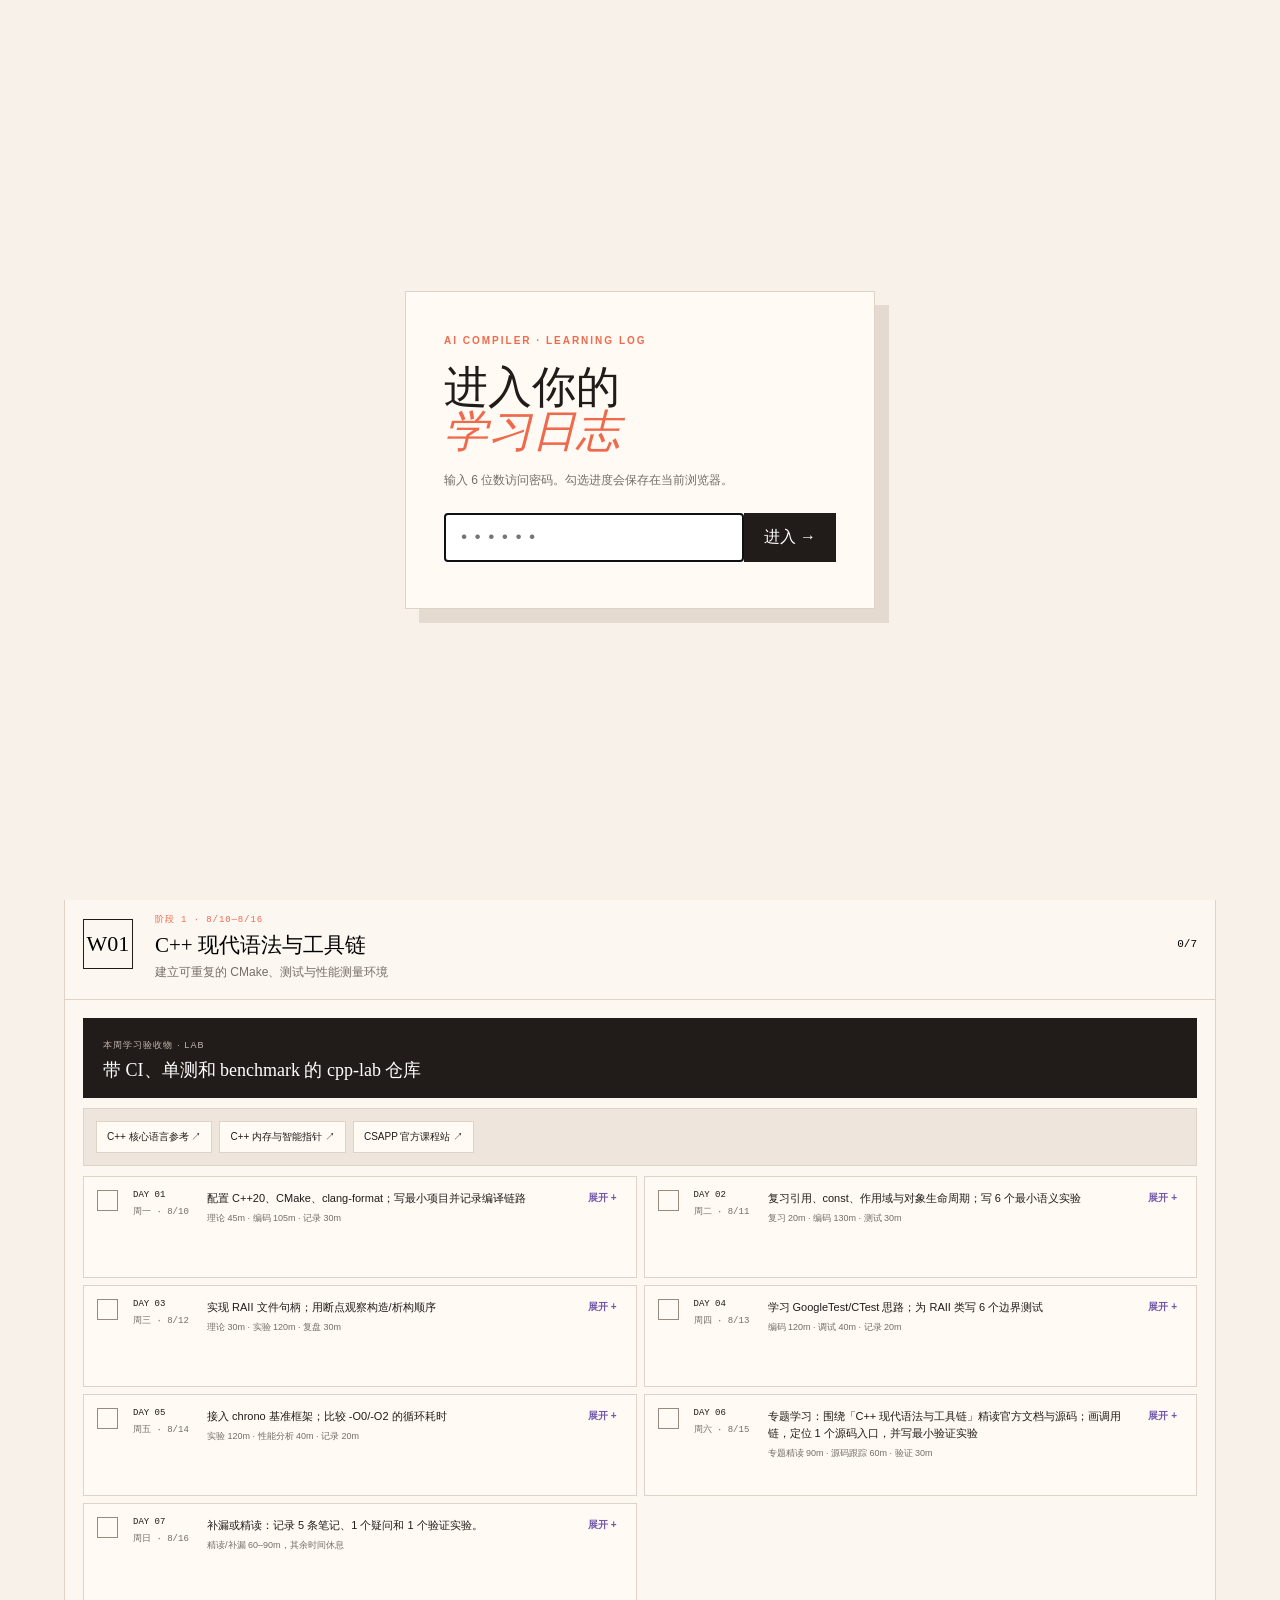
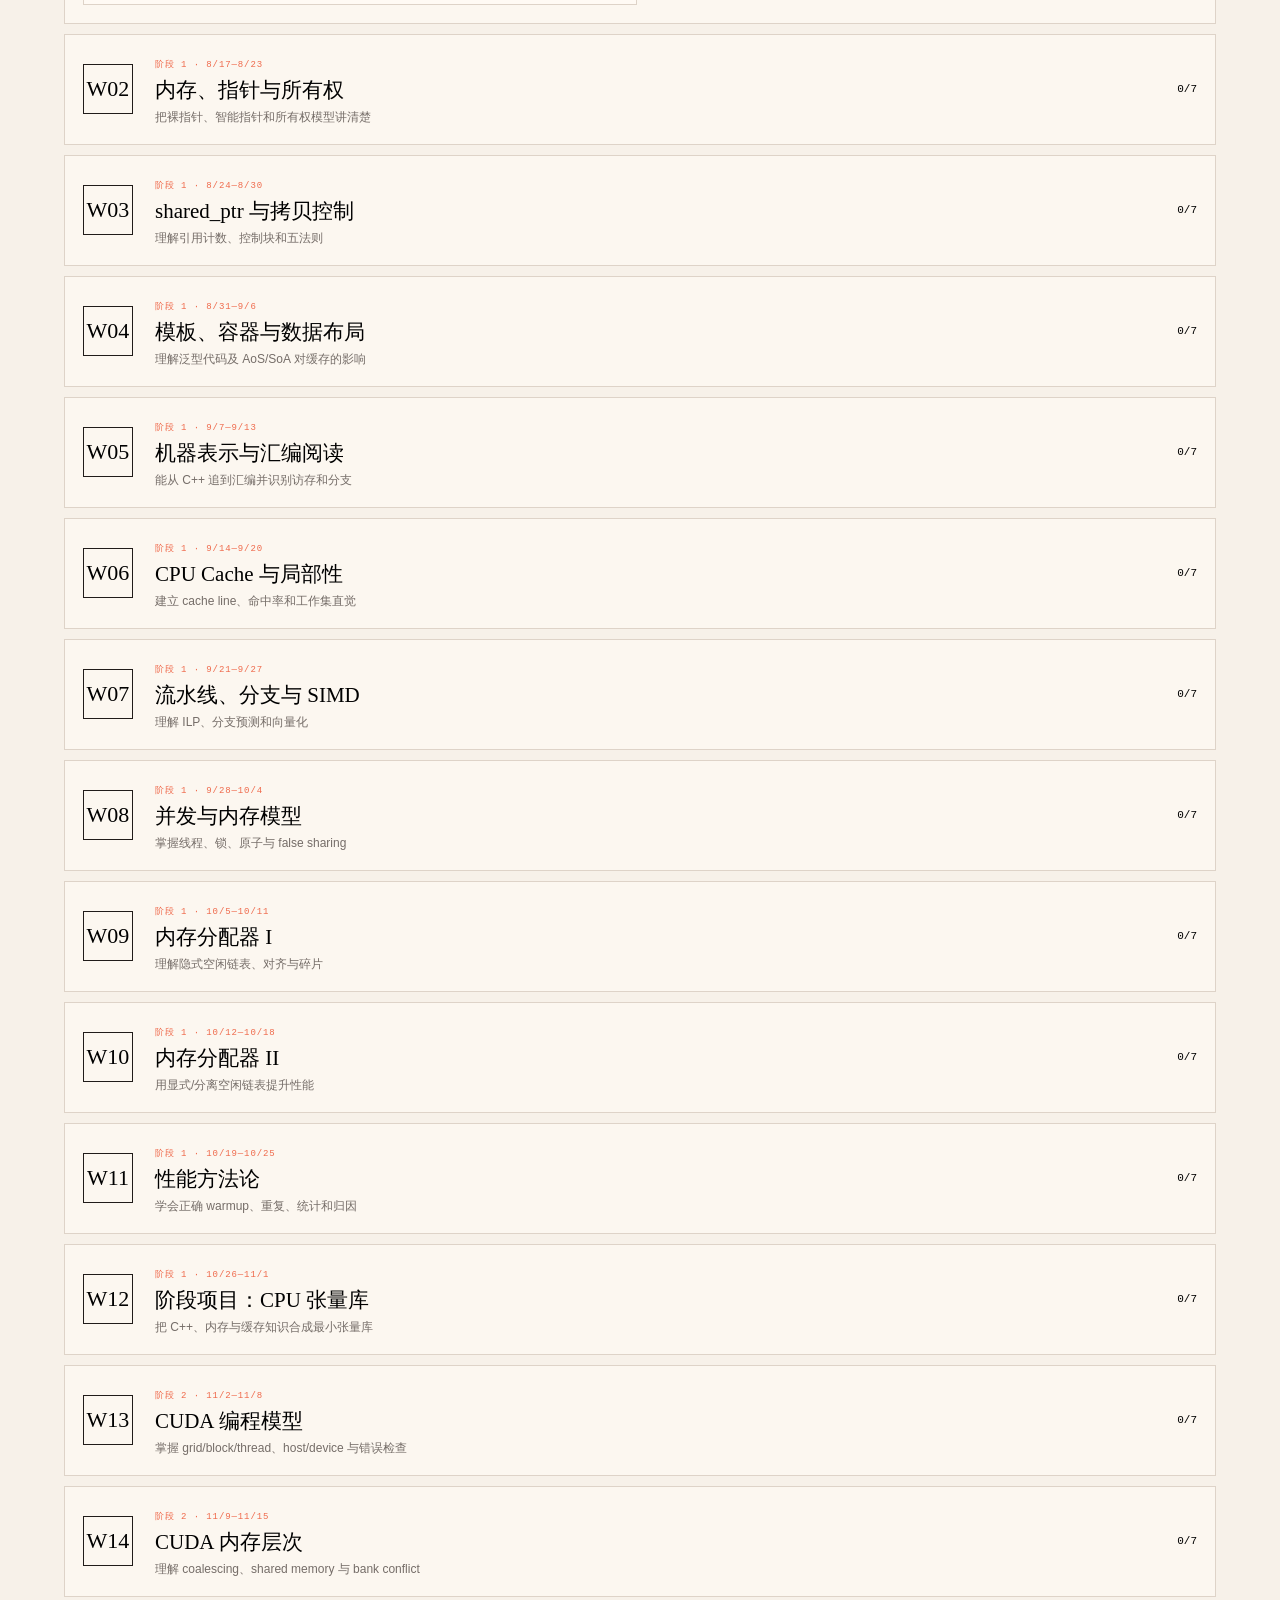
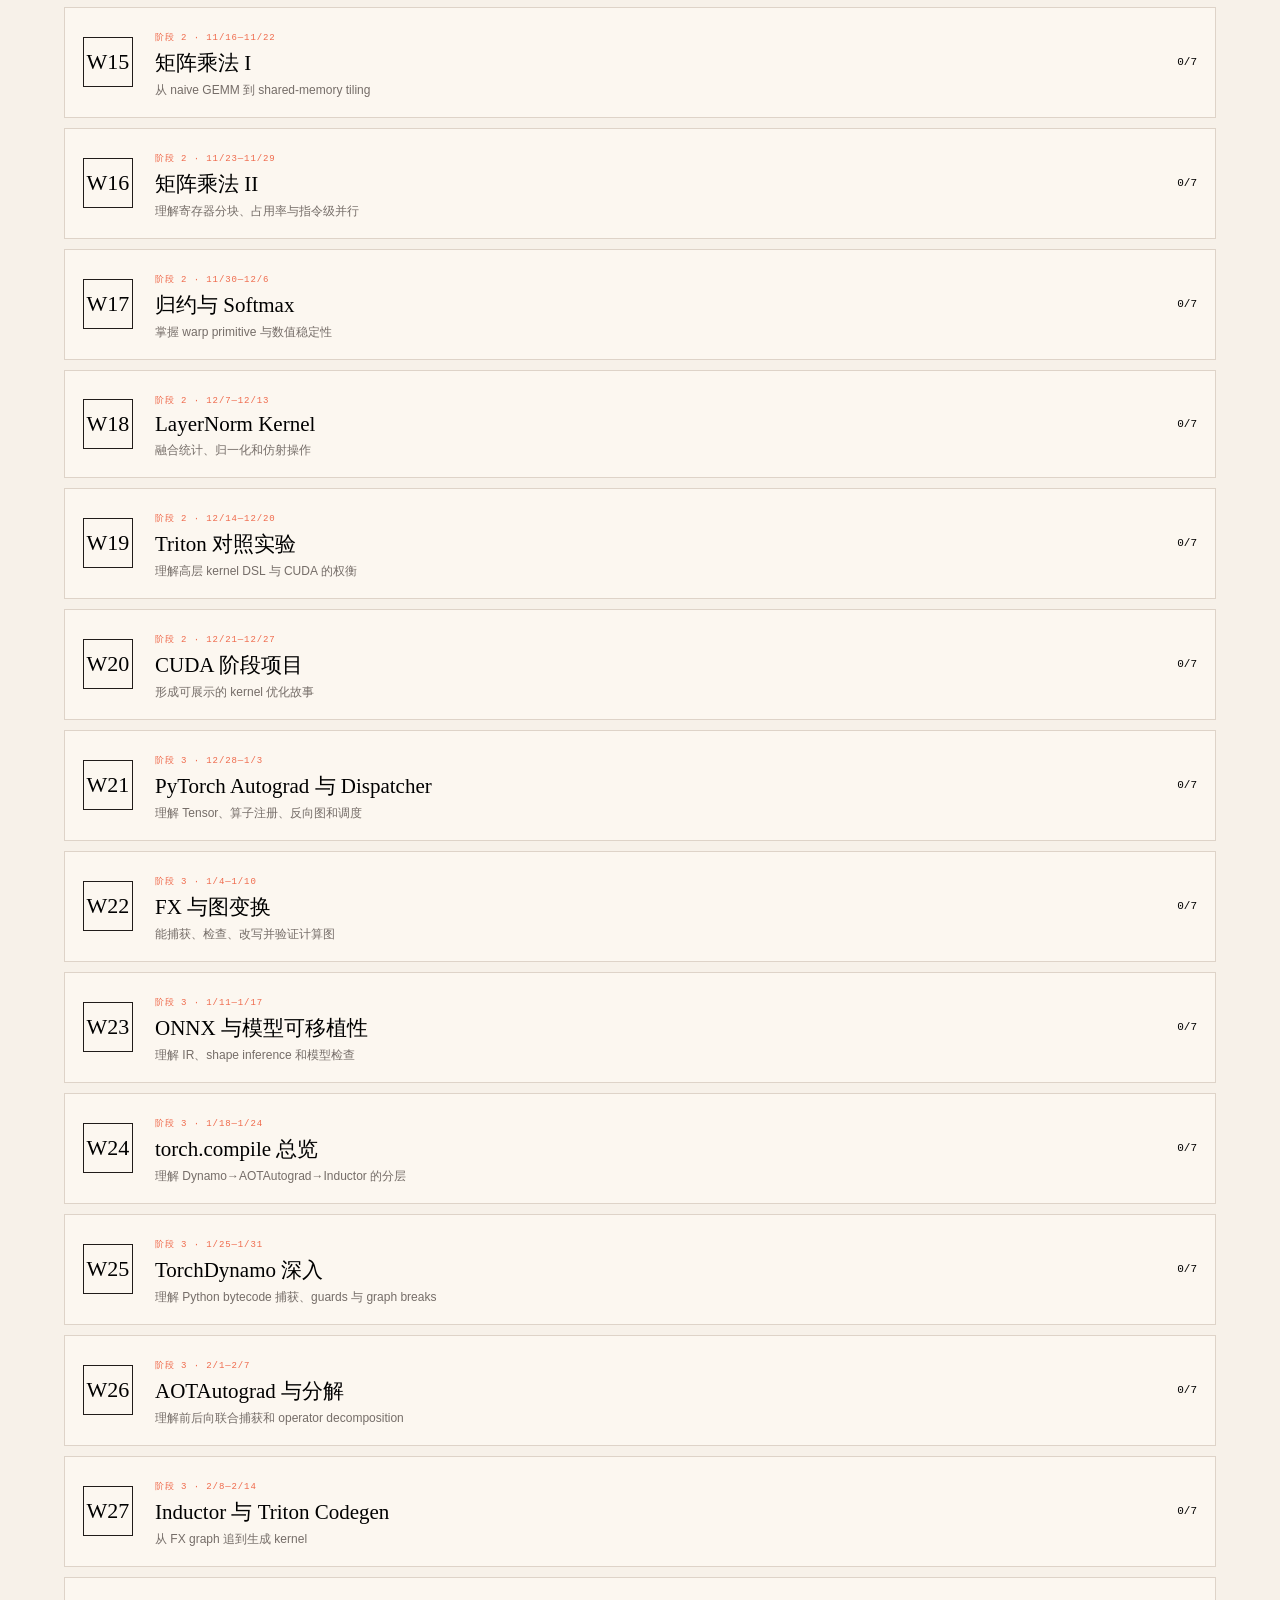
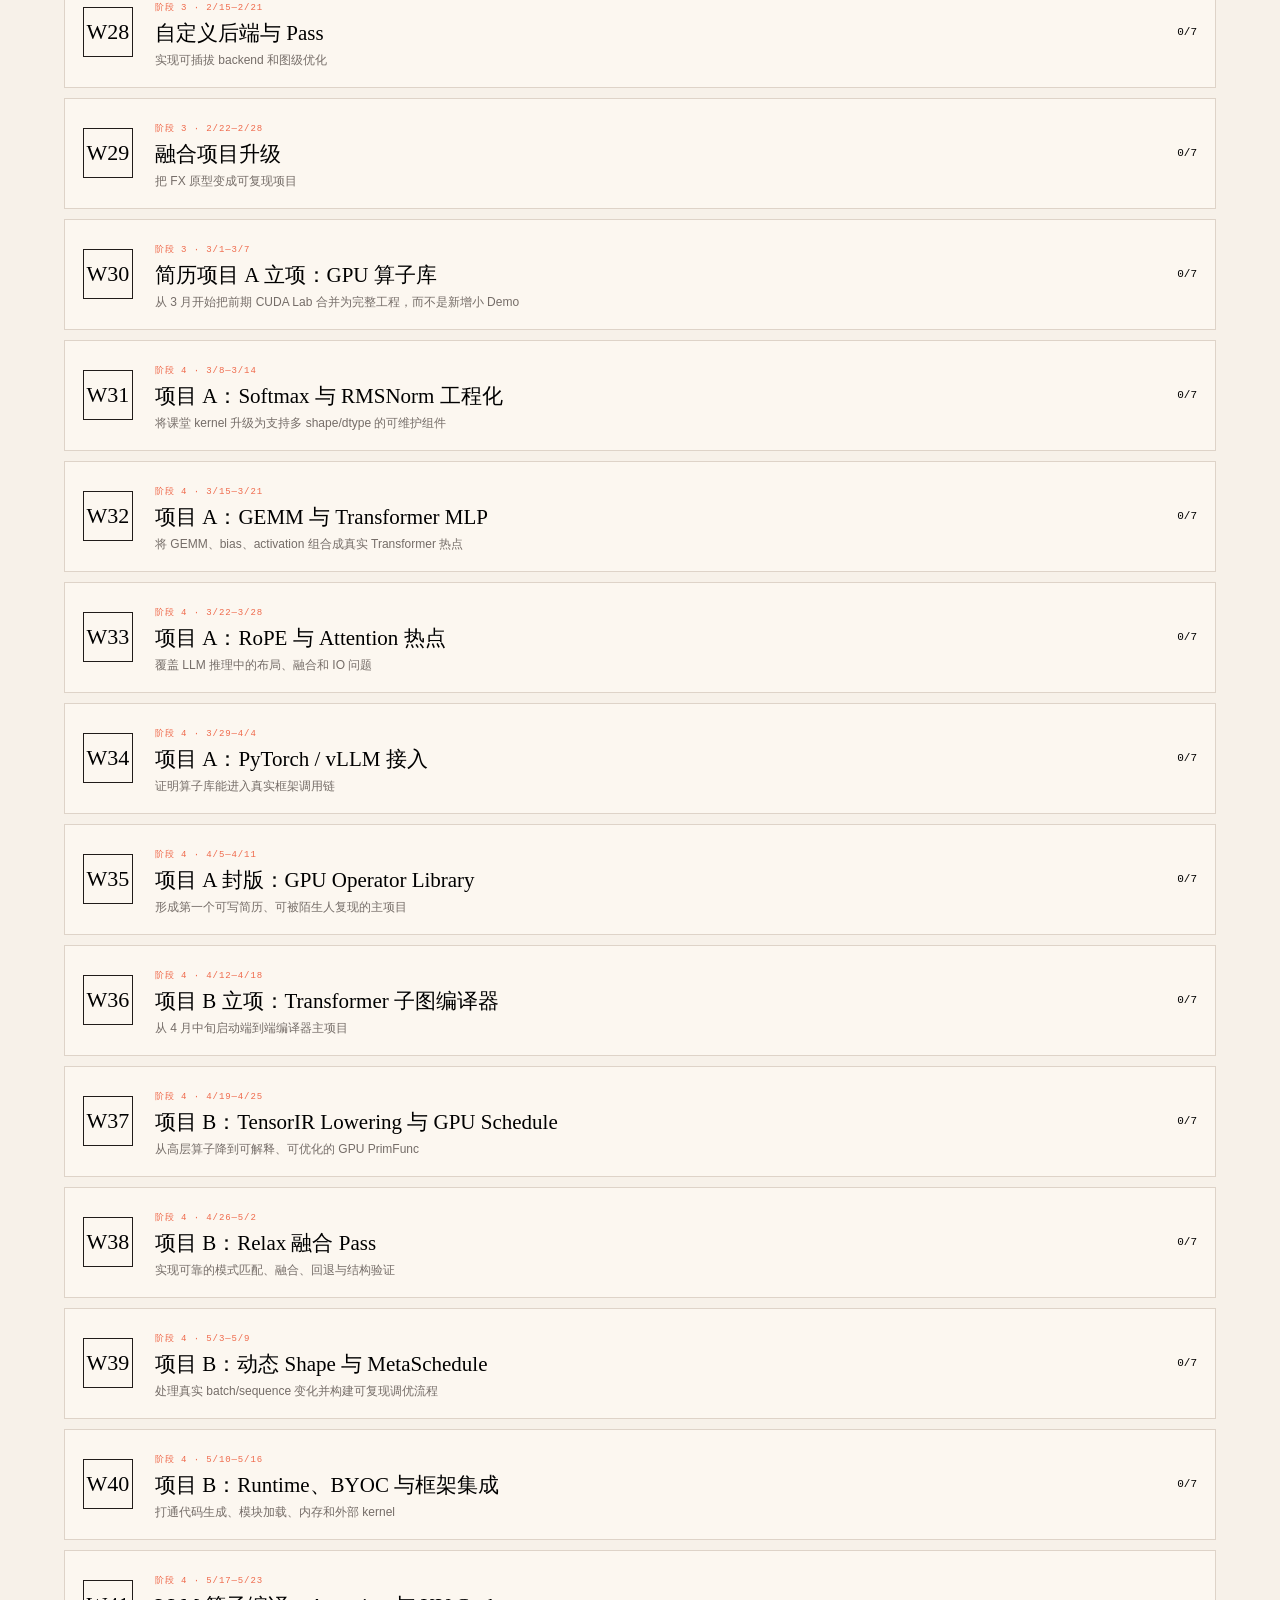
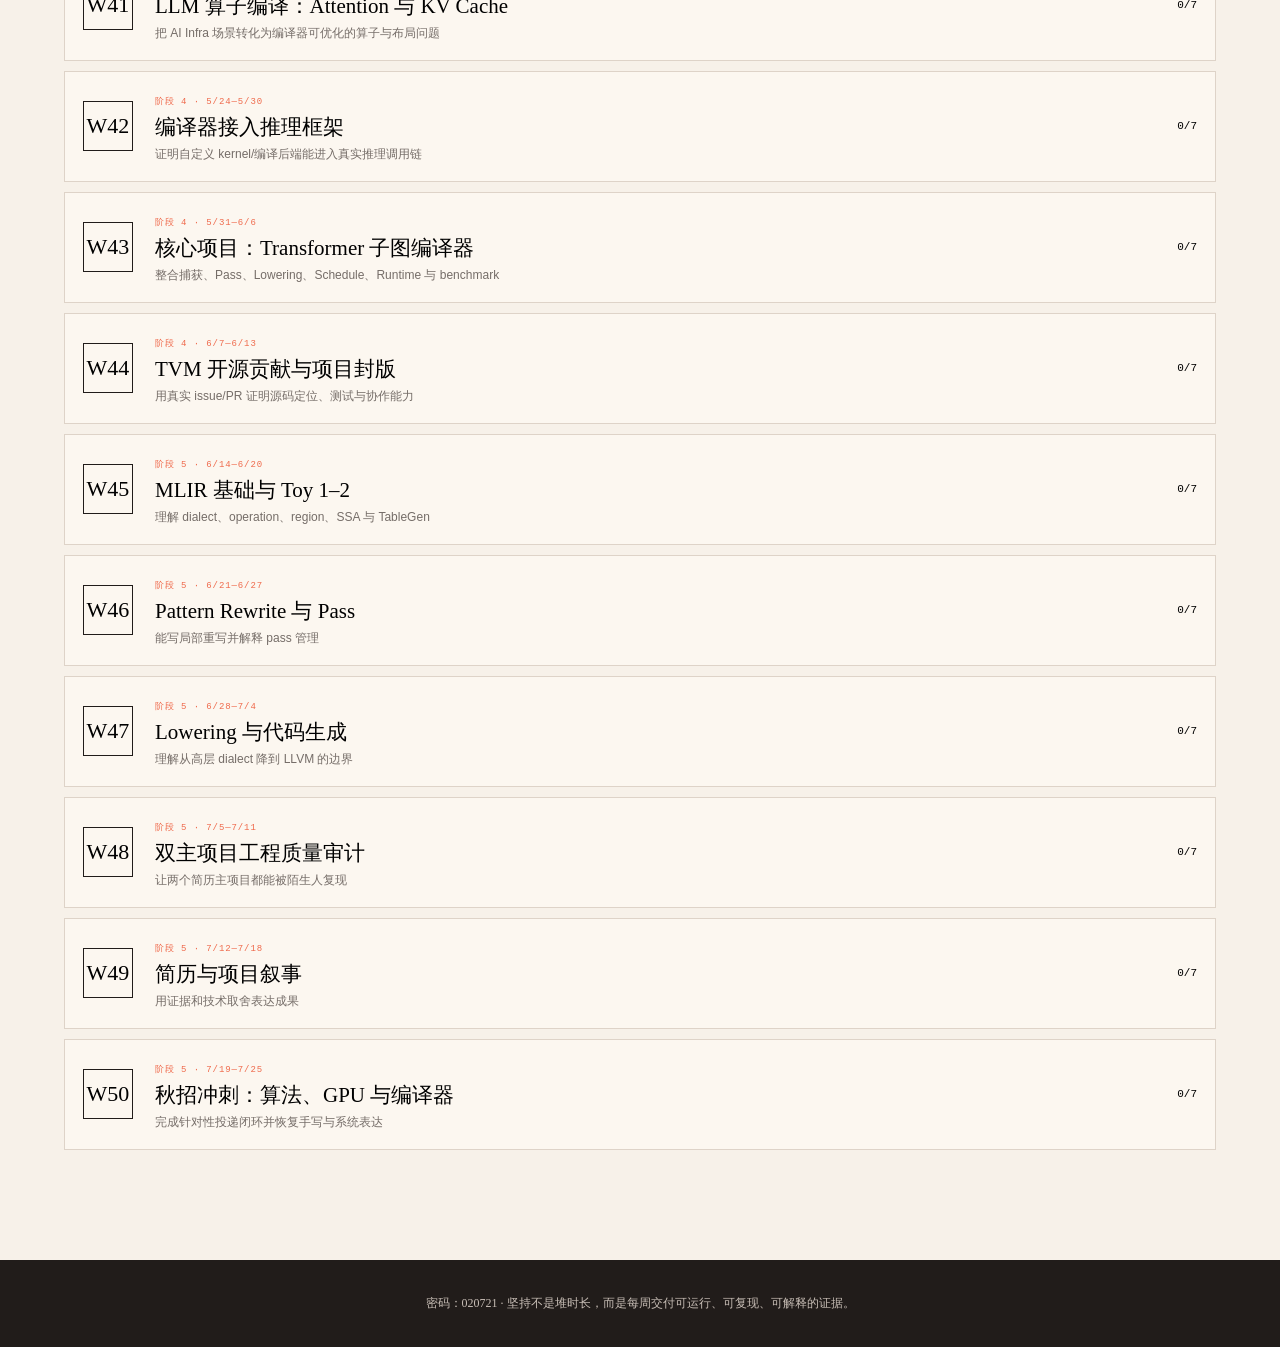
<file: AI编译器年度学习计划.html>
<!doctype html><html lang="zh-CN"><head><meta charset="utf-8"><meta name="viewport" content="width=device-width,initial-scale=1">
<title>AI 编译器学习日志｜50 周秋招计划</title><style>
:root{--ink:#211c1a;--paper:#f7f1e9;--card:#fffaf4;--muted:#756d68;--line:#ded3c8;--accent:#ef6a4c;--purple:#7257aa}*{box-sizing:border-box}html{scroll-behavior:smooth}body{margin:0;background:var(--paper);color:var(--ink);font-family:Arial,"Microsoft YaHei",sans-serif}button,input{font:inherit}button{cursor:pointer}a{color:inherit;text-decoration:none}.top{position:sticky;top:0;z-index:10;height:68px;padding:0 5vw;background:rgba(247,241,233,.95);backdrop-filter:blur(12px);border-bottom:1px solid var(--line);display:flex;align-items:center;justify-content:space-between}.brand{display:flex;align-items:center;gap:10px;font-size:12px;line-height:1}.mark{width:36px;height:36px;border-radius:50% 50% 50% 8px;background:var(--ink);color:#fff;display:grid;place-items:center;font:700 13px Georgia}.progress{display:flex;align-items:center;gap:10px;font:11px monospace}.bar{width:110px;height:5px;background:#dfd4ca}.bar i{display:block;height:100%;background:var(--accent)}.hero{padding:72px 7vw 58px;display:grid;grid-template-columns:1.35fr .65fr;gap:6vw;align-items:center}.eyebrow{font-size:10px;font-weight:800;letter-spacing:.2em;color:var(--accent)}h1{font:clamp(52px,7vw,94px)/.96 Georgia,"Songti SC",serif;letter-spacing:-.05em;margin:18px 0 26px}h1 em{font-weight:400;color:var(--accent)}.hero p{max-width:650px;line-height:1.8;color:var(--muted)}.stat{background:var(--card);border:1px solid var(--line);box-shadow:14px 14px 0 #e8ddd3;padding:28px}.stat strong{display:block;font:58px Georgia;color:var(--accent)}.stat label{display:flex;justify-content:space-between;align-items:center;border-top:1px solid var(--line);margin-top:24px;padding-top:16px;font-size:12px}.stat input{border:0;background:#eee4da;padding:8px}.signals{padding:35px 6vw;background:var(--ink);color:#fff;display:grid;grid-template-columns:repeat(4,1fr);gap:1px}.signal{padding:18px;border:1px solid #4a423e;display:flex;flex-direction:column;min-height:140px}.signal small{color:var(--accent);font:9px monospace}.signal b{margin:10px 0;font:17px Georgia}.signal span{font-size:9px;line-height:1.6;color:#bdb4ae}.tools{max-width:1320px;margin:55px auto 0;padding:0 5vw 22px;display:grid;grid-template-columns:1fr 310px;gap:16px}.phases{display:flex;flex-wrap:wrap;gap:8px}.phases button,.search{border:1px solid var(--line);background:var(--card);padding:11px 14px;font-size:11px}.phases button.active{background:var(--ink);color:white}.search{display:flex}.search input{width:100%;border:0;background:transparent;outline:0}.content{max-width:1320px;margin:auto;padding:0 5vw 100px}.week{background:rgba(255,250,244,.7);border:1px solid var(--line);margin:10px 0}.summary{width:100%;border:0;background:transparent;text-align:left;padding:18px;display:grid;grid-template-columns:54px 1fr 90px;gap:18px;align-items:center}.wn{width:50px;height:50px;border:1px solid var(--ink);display:grid;place-items:center;font:22px Georgia}.summary small{font:9px monospace;color:var(--accent);letter-spacing:.1em}.summary h2{font:21px Georgia,"Songti SC",serif;margin:5px 0}.summary p{font-size:12px;color:var(--muted);margin:0}.score{text-align:right;font:11px monospace}.body{display:none;border-top:1px solid var(--line);padding:18px}.week.open .body{display:block}.output{background:var(--ink);color:white;padding:16px 20px;margin-bottom:10px}.output span{font-size:9px;color:#c3b7ae;letter-spacing:.12em}.output b{display:block;font:18px Georgia;margin-top:6px}.resources{display:flex;flex-wrap:wrap;gap:7px;background:#eee5dc;border:1px solid var(--line);padding:12px;margin-bottom:10px}.resources a,.links a{color:var(--ink);background:var(--card);border:1px solid var(--line);padding:8px 10px;text-decoration:none;font-size:10px}.resources a:hover,.links a:hover{border-color:var(--accent);color:var(--accent)}.days{display:grid;grid-template-columns:1fr 1fr;gap:7px}.day{border:1px solid var(--line);background:var(--card)}.day.done{opacity:.65;background:#eee8e1}.dayTop{display:grid;grid-template-columns:26px 64px 1fr auto;gap:10px;align-items:start;padding:13px;min-height:100px}.tick{width:21px;height:21px;border:1px solid #978a81;display:grid;place-items:center}.done .tick{background:#249577;color:#fff}.check{position:absolute;opacity:0}.date{font:9px monospace}.date span{display:block;color:var(--muted);margin-top:5px}.task{font-size:11px;line-height:1.55}.task small{display:block;color:var(--muted);font-size:9px;margin-top:5px}.expand{border:0;background:transparent;color:var(--purple);font-size:10px;font-weight:800}.detail{display:none;border-top:1px dashed #cfc1e7;background:#f5f0fb;padding:18px;grid-template-columns:1.1fr .9fr;gap:20px}.day.open .detail{display:grid}.detail ol{margin:0;padding-left:18px;font-size:11px;line-height:1.75}.links{display:flex;flex-wrap:wrap;align-content:start;gap:7px}.links strong{width:100%;font-size:9px;color:var(--purple);letter-spacing:.12em}.empty{text-align:center;padding:60px;color:var(--muted)}footer{background:var(--ink);color:#c7bdb5;padding:35px 7vw;font:12px Georgia;text-align:center}.offlineGate{position:fixed;inset:0;z-index:100;background:var(--paper);display:grid;place-items:center;padding:20px}.offlineGate section{width:min(470px,100%);background:var(--card);border:1px solid var(--line);box-shadow:14px 14px 0 #e5dad0;padding:38px}.offlineGate h2{font:44px/1 Georgia,"Songti SC",serif;margin:18px 0}.offlineGate h2 em{color:var(--accent);font-weight:400}.offlineGate p{font-size:12px;color:var(--muted)}.offlineGate form{display:grid;grid-template-columns:1fr auto;margin-top:24px}.offlineGate input{min-width:0;border:1px solid var(--ink);padding:14px;font:17px monospace;letter-spacing:.2em}.offlineGate button{border:0;background:var(--ink);color:white;padding:0 20px}.offlineGate .error{display:block;color:#c74435;font-size:10px;margin-top:8px}@media(max-width:900px){.hero{grid-template-columns:1fr}.signals{grid-template-columns:1fr 1fr}.tools{grid-template-columns:1fr}.days{grid-template-columns:1fr}}@media(max-width:600px){.hero{padding:48px 20px}.hero h1{font-size:48px}.content,.tools{padding-left:16px;padding-right:16px}.signals{grid-template-columns:1fr}.summary{grid-template-columns:46px 1fr}.score,.summary p{display:none}.dayTop{grid-template-columns:24px 58px 1fr}.expand{grid-column:3;justify-self:start}.detail{grid-template-columns:1fr}.top{padding:0 16px}.bar{width:70px}}
</style></head><body>
<div class="offlineGate" id="offlineGate"><section><span class="eyebrow">AI COMPILER · LEARNING LOG</span><h2>进入你的<br><em>学习日志</em></h2><p>输入 6 位数访问密码。勾选进度会保存在当前浏览器。</p><form id="unlockForm"><input id="unlockInput" type="password" inputmode="numeric" maxlength="6" placeholder="••••••" autofocus><button>进入 →</button></form><span class="error" id="unlockError"></span></section></div>
<header class="top"><div class="brand"><span class="mark">AC</span><span>AI COMPILER<br><b>LEARNING LOG</b></span></div><div class="progress"><span id="doneTop">0/350</span><div class="bar"><i id="topBar"></i></div><b id="percentTop">0%</b></div></header>
<section class="hero"><div><span class="eyebrow">350 天 · 50 周 · 2 个简历主项目</span><h1>AI 编译器<br><em>学习日志</em></h1><p>2026.08—2027.01 只做能力积累 Lab；2027.02 开始每周约 5 道 LeetCode；2027.03 启动 Transformer GPU 算子库；2027.04—06 完成端到端 Transformer 子图编译器。</p></div><div class="stat"><span class="eyebrow">年度进度</span><strong id="percentBig">0%</strong><span id="doneBig">已完成 0 个任务</span><label>计划开始日 <input id="startDate" type="date" value="2026-08-10"></label></div></section>
<section class="signals" id="signals"></section><section class="tools"><div class="phases" id="phaseButtons"></div><label class="search"><input id="search" placeholder="搜索 CUDA、LayerNorm、Pass…"></label></section><main class="content" id="weeks"></main><footer>密码：020721 · 坚持不是堆时长，而是每周交付可运行、可复现、可解释的证据。</footer>
<script>const DATA={"weeks":[{"phase":1,"title":"C++ 现代语法与工具链","goal":"建立可重复的 CMake、测试与性能测量环境","output":"带 CI、单测和 benchmark 的 cpp-lab 仓库","days":["配置 C++20、CMake、clang-format；写最小项目并记录编译链路","复习引用、const、作用域与对象生命周期；写 6 个最小语义实验","实现 RAII 文件句柄；用断点观察构造/析构顺序","学习 GoogleTest/CTest 思路；为 RAII 类写 6 个边界测试","接入 chrono 基准框架；比较 -O0/-O2 的循环耗时","精读编译与链接模型，画出源文件到可执行文件的完整链路"]},{"phase":1,"title":"内存、指针与所有权","goal":"把裸指针、智能指针和所有权模型讲清楚","output":"unique_ptr 简化实现 + 生命周期实验","days":["精读动态内存与 new/delete；画栈、堆、对象关系图","手写 scoped_ptr：禁拷贝、可移动、自动释放","实现 move 构造/赋值；用 sanitizer 检查 double free","用三个指针小程序跟踪别名、悬空和生命周期，不做算法题","比较 unique_ptr/shared_ptr/weak_ptr 的成本与适用场景","精读异常安全与所有权转移，验证 3 种失败路径"]},{"phase":1,"title":"shared_ptr 与拷贝控制","goal":"理解引用计数、控制块和五法则","output":"线程不安全版 mini_shared_ptr","days":["复习拷贝构造、赋值、析构与 Rule of Five","设计控制块与引用计数；写 shared_ptr 构造/析构","补拷贝、移动、reset、use_count、operator*","实现 weak_ptr 的最小概念模型并测试循环引用","用 ASan/Valgrind 替代方案制造并定位泄漏","代码复盘：异常安全、自赋值、空指针边界"]},{"phase":1,"title":"模板、容器与数据布局","goal":"理解泛型代码及 AoS/SoA 对缓存的影响","output":"小型 Vector\u003cT> + AoS/SoA benchmark","days":["学习函数/类模板、类型推导和 concepts 基础","实现 Vector\u003cT> 的容量增长、迭代与异常安全","为非平凡类型补拷贝/移动测试","实现递归与显式栈两版树遍历并比较空间行为","构造百万粒子 AoS/SoA 测试并测吞吐","精读 allocator_traits 与容器失效规则，写验证程序"]},{"phase":1,"title":"机器表示与汇编阅读","goal":"能从 C++ 追到汇编并识别访存和分支","output":"5 个 C++/汇编对照案例","days":["CSAPP 数据表示：整数溢出、浮点误差实验","学习 x86-64 寄存器、调用约定与栈帧","用 Compiler Explorer 比较 -O0/-O3 汇编","观察 move、内联、虚函数的汇编成本","写位运算与浮点边界实验并检查生成指令","精读 ABI 与调用约定，手算一次完整栈帧"]},{"phase":1,"title":"CPU Cache 与局部性","goal":"建立 cache line、命中率和工作集直觉","output":"cache-lab：步长/矩阵遍历实验","days":["学习 L1/L2/L3、cache line、组相联与替换","写数组 stride benchmark，画延迟曲线","比较矩阵行优先/列优先遍历并解释差距","手算 3 组地址的 tag/index/offset 与命中情况","做 blocked matrix transpose，搜索合适 tile","汇总图表与性能解释，禁止只报加速比"]},{"phase":1,"title":"流水线、分支与 SIMD","goal":"理解 ILP、分支预测和向量化","output":"分支/SIMD 微基准报告","days":["学习流水线、数据冒险、分支预测与吞吐/延迟","测 sorted/unsorted 数据分支差异","阅读编译器 vectorization report","写可自动向量化的 sum/dot，验证汇编","尝试 intrinsics 实现向量加法并校验误差","完成 roofline 入门笔记与本周复盘"]},{"phase":1,"title":"并发与内存模型","goal":"掌握线程、锁、原子与 false sharing","output":"线程池雏形 + false-sharing 实验","days":["学习 thread/mutex/condition_variable 与竞态","实现阻塞任务队列，覆盖停止和空队列边界","实现固定线程池 submit + future","学习 happens-before 与 atomic 基础","构造 false sharing，padding 后对比吞吐","TSan 检查、代码审查并记录并发不变量"]},{"phase":1,"title":"内存分配器 I","goal":"理解隐式空闲链表、对齐与碎片","output":"可运行的 implicit free-list allocator","days":["读 Malloc Lab 规范；定义块头、脚与对齐规则","实现 heap 初始化、extend_heap、first-fit","实现 malloc 放置与块分割","实现 free 与相邻块合并","写 trace：空块、反复分配、极小/极大块","计算吞吐/利用率并画 heap 快照"]},{"phase":1,"title":"内存分配器 II","goal":"用显式/分离空闲链表提升性能","output":"segregated free-list allocator + 报告","days":["实现显式双向空闲链表插入/删除","迁移 malloc/free，修复链表不变量","设计 size class 并实现分离链表","写 heap checker：对齐、重复块、未合并检查","跑 trace，定位性能与碎片热点","对比两版设计并准备 5 分钟项目讲解"]},{"phase":1,"title":"性能方法论","goal":"学会正确 warmup、重复、统计和归因","output":"统一 benchmark 模板","days":["学习方差、P50/P95、warmup 与同步陷阱","封装 CPU timer、随机种子与结果 CSV","用 perf/Windows 分析器观察热点和 cache miss","为 allocator 建 baseline 与回归阈值","复现一次“错误 benchmark”并修正","写性能报告模板：环境/输入/方法/结论"]},{"phase":1,"title":"阶段项目：CPU 张量库","goal":"把 C++、内存与缓存知识合成最小张量库","output":"Tensor + matmul + benchmark v1","days":["设计 Tensor shape/stride/storage 与测试清单","实现连续 Tensor、索引、reshape/view","实现 naive matmul 并与参考结果校验","实现 tiled matmul，扫描 tile size","接入线程池做并行版本并测扩展性","发布 v0.1：图表、限制、下一阶段接口"]},{"phase":2,"title":"CUDA 编程模型","goal":"掌握 grid/block/thread、host/device 与错误检查","output":"vector add + 带宽基准","days":["确认 GPU/驱动/CUDA 环境；记录设备规格","学习 SIMT、warp、grid/block 映射","写 vector add kernel 与 CPU 对照测试","加入 grid-stride loop 和统一错误检查宏","测 H2D/D2H/kernel 时间与有效带宽","Nsight Systems 观察时间线并输出截图"]},{"phase":2,"title":"CUDA 内存层次","goal":"理解 coalescing、shared memory 与 bank conflict","output":"三版 transpose kernel","days":["学习 global/shared/register/constant memory","写 naive transpose，检查 global load/store 合并","写 tiled shared-memory transpose","制造并消除 bank conflict（padding）","用 Nsight Compute 看吞吐与相关指标","整理三版结果和瓶颈迁移解释"]},{"phase":2,"title":"矩阵乘法 I","goal":"从 naive GEMM 到 shared-memory tiling","output":"正确、可测的 tiled GEMM","days":["定义 M/N/K、多尺寸和误差容限测试矩阵","写 naive GEMM 与边界保护","实现 shared-memory tiled GEMM","处理非 tile 整倍数与多数据类型测试","用 CUDA Events 正确计时并算 GFLOPS","对比 cuBLAS baseline，解释差距而非追平"]},{"phase":2,"title":"矩阵乘法 II","goal":"理解寄存器分块、占用率与指令级并行","output":"GEMM v2 + roofline 定位","days":["学习 occupancy、寄存器压力与 launch 配置","实现每线程多输出的寄存器分块","尝试向量化 load/store 并检查对齐","查看 SASS/PTX 和编译器资源报告","扫描 block/tile 参数，记录性能曲面","写 roofline 判断：算力受限还是带宽受限"]},{"phase":2,"title":"归约与 Softmax","goal":"掌握 warp primitive 与数值稳定性","output":"reduce + online softmax kernels","days":["写多 block sum reduction 基线","用 shared memory 优化归约","用 warp shuffle 完成 warp/block reduce","实现稳定 softmax（减 max）并测误差","实现 online softmax 思路并比较访存","与 PyTorch baseline 比较多种行宽"]},{"phase":2,"title":"LayerNorm Kernel","goal":"融合统计、归一化和仿射操作","output":"手写 CUDA LayerNorm v1","days":["推导 LayerNorm、Welford 与误差来源","写标量/naive CUDA baseline","用 block reduce 合并均值与方差计算","融合 gamma/beta，优化读写次数","覆盖 128–8192 hidden size 并剖析","发布独立 benchmark 和性能折线图"]},{"phase":2,"title":"Triton 对照实验","goal":"理解高层 kernel DSL 与 CUDA 的权衡","output":"Triton LayerNorm/Softmax 对照","days":["完成 Triton vector add 教程并看生成结构","写 Triton softmax，校验数值","写 Triton LayerNorm 或复现官方实现","做 CUDA/Triton/PyTorch 三方基准","比较开发成本、可移植性与性能","整理 10 个 CUDA 高频面试问题"]},{"phase":2,"title":"CUDA 阶段项目","goal":"形成可展示的 kernel 优化故事","output":"cuda-kernels v1 + 8 分钟讲解","days":["统一 benchmark harness 与设备信息输出","补齐 GEMM/Softmax/LayerNorm 测试矩阵","做 Nsight Systems 全局定位","做 Nsight Compute 单 kernel 深挖","重跑稳定数据并生成图表/结论","录制讲解：问题→基线→优化→证据→限制"]},{"phase":3,"title":"PyTorch Autograd 与 Dispatcher","goal":"理解 Tensor、算子注册、反向图和调度","output":"mini autograd + dispatcher 调研图","days":["复习 Tensor storage/stride/view 与广播","手写标量/小张量 autograd 拓扑排序","实现 add/mul/matmul backward 并梯度检查","阅读 PyTorch dispatcher 官方说明/代码入口","写 C++/CUDA extension 最小算子","画一次算子从 Python 到 kernel 的调用链"]},{"phase":3,"title":"FX 与图变换","goal":"能捕获、检查、改写并验证计算图","output":"FX Conv-BN-ReLU 融合原型","days":["学习 FX symbolic_trace、Graph、GraphModule","打印 ResNet 子图并理解 node 元数据","写模式匹配：Conv→BN→ReLU","实现 eval 模式 BN folding 或安全替换","做数值一致性与多输入 shape 测试","统计节点数和 latency，写 Pass 设计说明"]},{"phase":3,"title":"ONNX 与模型可移植性","goal":"理解 IR、shape inference 和模型检查","output":"ResNet50 ONNX 分析包","days":["学习 ONNX protobuf、opset、initializer/value_info","导出 ResNet50，运行 checker/shape inference","用 ONNX Runtime 对齐 PyTorch 输出","用 Netron 观察结构并统计 op 分布","写脚本做一次安全图改写/常量折叠","输出导出失败与动态 shape 排错清单"]},{"phase":3,"title":"torch.compile 总览","goal":"理解 Dynamo→AOTAutograd→Inductor 的分层","output":"编译栈一页图 + 10 个实验","days":["跑 torch.compile quickstart，区分冷启动/稳态","用 explain/export 观察捕获图与 guards","制造 graph break 并定位原因","测试 dynamic shapes 与 recompilation","比较 eager/compile 的时间和显存","画全栈数据流并解释每层职责"]},{"phase":3,"title":"TorchDynamo 深入","goal":"理解 Python bytecode 捕获、guards 与 graph breaks","output":"Dynamo 调试手册","days":["阅读 Dynamo 架构与 frame evaluation 概念","观察简单函数 bytecode 与 FX graph 对应","实验数据依赖控制流和 Python side effect","实验 guard 失败与缓存重编译","用日志定位 5 类 graph break 并修复","整理可复制的最小复现模板"]},{"phase":3,"title":"AOTAutograd 与分解","goal":"理解前后向联合捕获和 operator decomposition","output":"前/后向图解剖报告","days":["复习 autograd tape 与 saved tensor","导出训练函数并观察 forward/backward graph","比较 functionalization 前后 mutation/view","追踪一个复合算子的 decomposition","写一个自定义 decomposition 小实验","总结训练编译的内存/算力权衡"]},{"phase":3,"title":"Inductor 与 Triton Codegen","goal":"从 FX graph 追到生成 kernel","output":"generated-code 注释样例","days":["保存 Inductor 生成代码与缓存目录","选 pointwise fusion 案例逐行标注","选 reduction 案例观察调度与 autotune","修改输入 shape 看代码和 guard 如何变化","对照 Triton 手写版本做性能/代码比较","写《一次 torch.compile 性能回归怎么查》"]},{"phase":3,"title":"自定义后端与 Pass","goal":"实现可插拔 backend 和图级优化","output":"mini torch.compile backend","days":["实现接收 FX GraphModule 的 eager backend","加入图打印、计时和 fallback","在 backend 前执行常量/冗余算子简化","处理 unsupported op 与动态 shape 边界","构造 8 个正确性/回归测试","发布 PyTorch compiler-playground"]},{"phase":3,"title":"融合项目升级","goal":"把 FX 原型变成可复现项目","output":"fusion-pass v1 + benchmark dashboard","days":["明确支持条件：eval/train、dtype、shape","补图模式匹配的负例与回退策略","覆盖 ResNet18/50 的子图测试","用 profiler 证明 kernel launch/访存变化","在不同 batch 测 eager/compile/custom pass","写项目文档与 12 个面试追问答案"]},{"phase":3,"title":"简历项目 A 立项：GPU 算子库","goal":"从 3 月开始把前期 CUDA Lab 合并为完整工程，而不是新增小 Demo","output":"项目 RFC、支持矩阵、仓库骨架与 benchmark 协议","days":["确定项目问题、目标用户、非目标和验收指标","设计 operators/backend/tests/benchmarks/docs 目录","冻结硬件、软件版本、输入 shape 与精度阈值","迁移前期 Softmax/LayerNorm/GEMM 并保留演进历史","建立 PyTorch/CUTLASS/Triton baseline 与结果格式","精读成熟算子库的测试、benchmark 与发布结构"]},{"phase":4,"title":"项目 A：Softmax 与 RMSNorm 工程化","goal":"将课堂 kernel 升级为支持多 shape/dtype 的可维护组件","output":"Softmax/RMSNorm v1 + correctness matrix","days":["重构 API、dispatch 和错误检查","覆盖 FP32/FP16、非对齐 shape 与极值输入","实现 naive/shared/warp/Triton 多版本","加入自动正确性、数值误差与回归测试","用 Nsight 解释访存、occupancy 和瓶颈迁移","精读 FlashAttention/Triton 中的归约实现"]},{"phase":4,"title":"项目 A：GEMM 与 Transformer MLP","goal":"将 GEMM、bias、activation 组合成真实 Transformer 热点","output":"GEMM/MLP benchmark suite","days":["定义 M/N/K 与 Transformer 典型 shape 集","整理 tiled/register-blocked GEMM 实现","实现 bias+GELU/SwiGLU epilogue fusion","对比 cuBLAS/CUTLASS/Triton 并控制变量","分析小矩阵、大矩阵和不同 dtype 的性能差异","精读 CUTLASS mainloop 与 epilogue 设计"]},{"phase":4,"title":"项目 A：RoPE 与 Attention 热点","goal":"覆盖 LLM 推理中的布局、融合和 IO 问题","output":"RoPE/attention hotspot kernels + IO 分析","days":["实现 RoPE reference 与 CUDA/Triton kernel","推导 prefill/decode shape 和 KV cache 字节数","实现小型 fused attention 或关键子算子","比较连续与分页 KV 布局的访问代价","用 Roofline/Nsight 解释热点而非只报加速比","精读 FlashAttention 与 PagedAttention 论文/源码入口"]},{"phase":4,"title":"项目 A：PyTorch / vLLM 接入","goal":"证明算子库能进入真实框架调用链","output":"PyTorch custom op + vLLM 可选集成 demo","days":["用 torch.library/C++ extension 注册自定义算子","加入 fake/meta kernel 和 torch.compile 兼容检查","实现能力判断、fallback 与异常诊断","接入 mini Transformer 或 vLLM 单个 custom op","对比单 kernel 收益与端到端收益","精读 PyTorch custom op 与 vLLM 调用链"]},{"phase":4,"title":"项目 A 封版：GPU Operator Library","goal":"形成第一个可写简历、可被陌生人复现的主项目","output":"gpu-operator-lab v1.0 + 性能报告 + 10 分钟讲解","days":["冻结 API、支持矩阵、环境与一键运行脚本","跑全量 correctness/performance regression","生成跨 shape/dtype 性能图和失败案例","补架构图、优化演进、限制与复现说明","邀请他人按 README 复现并修复全部阻塞项","精读核心实现并准备 20 个源码追问"]},{"phase":4,"title":"项目 B 立项：Transformer 子图编译器","goal":"从 4 月中旬启动端到端编译器主项目","output":"编译器 RFC + PyTorch/ONNX→Relax 最小链路","days":["冻结支持的 Transformer 子图与非目标","从源码构建 TVM 并锁定版本","学习 IRModule、Relax、TensorIR 与 Runtime 分层","导入 MLP/RMSNorm 子图并保存规范化 IR","建立 eager/torch.compile/TVM baseline","精读 TVM 端到端编译流程与关键入口"]},{"phase":4,"title":"项目 B：TensorIR Lowering 与 GPU Schedule","goal":"从高层算子降到可解释、可优化的 GPU PrimFunc","output":"Matmul/RMSNorm/Softmax TIR schedule 库","days":["用 TVMScript 写三个正确 baseline","应用 split/reorder/cache_read/cache_write","完成 block/thread 绑定和 cooperative fetch","加入归约、向量化与寄存器分块","对照项目 A kernel 与生成代码做性能分析","精读 schedule legality 与生成 CUDA"]},{"phase":4,"title":"项目 B：Relax 融合 Pass","goal":"实现可靠的模式匹配、融合、回退与结构验证","output":"Transformer fusion pipeline + 20 个图测试","days":["用 DPL 描述 MLP/RMSNorm/attention 模式","实现匹配、重写和前后 IR 保存","加入 dtype/layout/shape 支持矩阵","实现 unsupported op 与混合子图 fallback","验证数值、kernel 数和访存变化","精读 FuseOps/FuseTIR 与 dataflow rewrite"]},{"phase":4,"title":"项目 B：动态 Shape 与 MetaSchedule","goal":"处理真实 batch/sequence 变化并构建可复现调优流程","output":"动态 shape 策略 + tuning database","days":["学习 ShapeExpr、symbolic vars 与约束","实现 specialization/guard/recompile 实验","构造动态 batch/sequence 正负测试","建立 MetaSchedule runner 与数据库","比较人工 schedule、top-k trace 与 holdout shape","精读 shape inference 与 MetaSchedule cost model"]},{"phase":4,"title":"项目 B：Runtime、BYOC 与框架集成","goal":"打通代码生成、模块加载、内存和外部 kernel","output":"可部署 runtime package + external backend","days":["追踪 PackedFunc、NDArray、device API 与执行器","实现 external codegen 或调用项目 A kernel","加入能力检查、分区与 fallback","测编译/加载/首轮/稳态 latency 和峰值显存","制造版本错配、缺算子和 OOM 诊断案例","精读 Runtime/BYOC 的关键源码调用链"]},{"phase":4,"title":"LLM 算子编译：Attention 与 KV Cache","goal":"把 AI Infra 场景转化为编译器可优化的算子与布局问题","output":"小型 decoder block 的融合与内存规划报告","days":["推导 prefill/decode 的 shape、算量与访存","实现 RMSNorm+QKV+RoPE 的参考图","为 attention/KV cache 选择布局并写 TIR kernel","比较连续/分页 KV 布局的访问与容量代价","编译 mini decoder，记录 kernel 数、显存和 latency","精读 FlashAttention 与 PagedAttention 的 IO 思路"]},{"phase":4,"title":"编译器接入推理框架","goal":"证明自定义 kernel/编译后端能进入真实推理调用链","output":"vLLM 或 PyTorch custom-op 集成 demo","days":["选择 vLLM custom op 或 PyTorch extension 接入点","接入自写 RMSNorm/Softmax/TIR 或 Triton kernel","实现能力检查、fallback 与数值一致性测试","用固定 workload 对比 eager/原生/自定义实现","记录端到端收益与收益被调度开销吞没的案例","精读 vLLM custom op 与模型执行器调用链"]},{"phase":4,"title":"核心项目：Transformer 子图编译器","goal":"整合捕获、Pass、Lowering、Schedule、Runtime 与 benchmark","output":"transformer-compiler v1.0","days":["冻结输入 IR、支持算子与动态 shape 范围","完成 PyTorch/ONNX→Relax 导入和规范化","完成 fusion→TIR lowering→GPU schedule","加入 fallback、错误诊断与 20 个回归测试","对 3 组模型/shape 做端到端性能报告","精读项目关键路径，准备 10 分钟源码讲解"]},{"phase":4,"title":"TVM 开源贡献与项目封版","goal":"用真实 issue/PR 证明源码定位、测试与协作能力","output":"1 个 TVM 上游 PR + 编译器项目 v1.0","days":["筛选 TVM good first issue、测试缺口或文档 bug","复现问题并提交最小复现与根因分析","实现修复并跑目标测试/benchmark","按社区规范整理 commit、PR 描述与证据","封版项目：一键运行、环境锁定、图表与限制","精读贡献模块的维护者反馈与相邻实现"]},{"phase":5,"title":"MLIR 基础与 Toy 1–2","goal":"理解 dialect、operation、region、SSA 与 TableGen","output":"Toy AST→MLIR 运行记录","days":["配置 LLVM/MLIR 或使用预构建工具；跑 mlir-opt","完成 Toy Ch1，追踪源码到 AST dump","完成 Toy Ch2，理解 Op/Type/Attribute","读一段 .mlir：operation/region/block/value","用通用格式改写同一 IR 并 round-trip","画 MLIR 多层 dialect 降低路线"]},{"phase":5,"title":"Pattern Rewrite 与 Pass","goal":"能写局部重写并解释 pass 管理","output":"transpose canonicalization Pass","days":["完成 Toy Ch3，理解 RewritePattern","写 transpose(transpose(x)) 消除模式","添加 fold/canonicalization 思路与测试","完成 Toy Ch4 的 interface 概念","用 FileCheck 风格写正/负测试","对比 MLIR rewrite 与 FX/Relax Pass"]},{"phase":5,"title":"Lowering 与代码生成","goal":"理解从高层 dialect 降到 LLVM 的边界","output":"Toy Ch5–6 降低笔记","days":["完成 Toy Ch5，观察 affine/scf/memref","逐步跑 lowering pipeline 并保存中间 IR","学习 legality、conversion target、type converter","完成 Toy Ch6 到 LLVM IR/可执行文件","跟踪 transpose 在不同层级的表示","写《何时在什么 IR 层做优化》"]},{"phase":5,"title":"双主项目工程质量审计","goal":"让两个简历主项目都能被陌生人复现","output":"2 个 portfolio-ready 主仓库","days":["审计 GPU 算子库：API、测试、benchmark 与接入示例","审计编译器：IR、Pass、fallback、runtime 与版本锁定","检查性能数据的硬件、输入、warmup 与统计口径","统一图表、架构图与环境信息","清理大文件、死代码和硬编码路径","让朋友按 README 复现并修复全部阻塞项"]},{"phase":5,"title":"简历与项目叙事","goal":"用证据和技术取舍表达成果","output":"一页简历 + 项目问答库","days":["每项目写 1 句问题、2 句动作、1 句量化结果","制作简历第一版，删除无证据的“精通”","为每项目准备 2/5/10 分钟版本","列出 30 个追问并写 STAR/技术回答","录屏回答，检查含糊词和跳步","找 2 人评审并合并高价值反馈"]},{"phase":5,"title":"秋招冲刺：算法、GPU 与编译器","goal":"完成针对性投递闭环并恢复手写与系统表达","output":"岗位矩阵 + 2 套模拟面试 + 10 次高质量投递","days":["按 JD 建技能—项目证据矩阵并制作两版简历","完成 C++/LeetCode 90 分钟模拟并订正","白板写 reduction/LayerNorm 与边界处理","讲 torch.compile graph break、Relax/TIR 和 MLIR lowering","投递 3–5 个高匹配岗位并复盘一次模拟/真实面试","精读目标团队技术博客或开源模块，补最后一个证据缺口"]}],"phases":[{"name":"基础与性能直觉","range":"W01–W12","color":"#ef6a4c"},{"name":"CUDA Kernel 工程","range":"W13–W20","color":"#e6a83e"},{"name":"PyTorch 编译栈 · 刷题启动","range":"W21–W30","color":"#3c86c6"},{"name":"简历项目双主线","range":"W31–W44","color":"#7e62c7"},{"name":"MLIR · 开源 · 秋招","range":"W45–W50","color":"#249577"}],"acceptancePlan":["验收：写下 5 条核心概念，并附 1 个可运行最小示例。","验收：代码通过编译，覆盖正常路径与至少 2 个边界条件。","验收：保存实验输入、输出和错误记录，能够从零复现。","验收：提交可读代码、单元测试，并解释一次关键调试过程。","验收：记录 baseline、硬件、输入规模、P50 与误差范围。","验收：完成专题精读，定位 1 个源码入口，并用最小实验验证 1 个结论。","验收：无补漏任务时，任选下方 1 篇资料，整理 3 条摘要。"],"phaseResources":[[{"label":"C++ 核心语言参考","url":"https://en.cppreference.com/w/cpp/language/"},{"label":"C++ 内存与智能指针","url":"https://en.cppreference.com/w/cpp/memory"},{"label":"CSAPP 官方课程站","url":"https://csapp.cs.cmu.edu/"}],[{"label":"CUDA Programming Guide","url":"https://docs.nvidia.com/cuda/cuda-programming-guide/"},{"label":"Nsight Compute Profiling Guide","url":"https://docs.nvidia.com/nsight-compute/ProfilingGuide/"},{"label":"Triton 官方教程","url":"https://triton-lang.org/main/getting-started/tutorials/"}],[{"label":"PyTorch FX 文档","url":"https://docs.pytorch.org/docs/stable/fx.html"},{"label":"torch.compiler 指南","url":"https://docs.pytorch.org/docs/main/user_guide/torch_compiler/torch.compiler.html"},{"label":"ONNX 官方介绍","url":"https://onnx.ai/onnx/intro/"}],[{"label":"TVM TensorIR","url":"https://tvm.apache.org/docs/deep_dive/tensor_ir/index.html"},{"label":"TVM Relax","url":"https://tvm.apache.org/docs/deep_dive/relax/index.html"},{"label":"TVM MetaSchedule","url":"https://tvm.apache.org/docs/deep_dive/tensor_ir/tutorials/meta_schedule.html"},{"label":"GPU MODE 视频","url":"https://www.youtube.com/@GPUMODE/playlists"}],[{"label":"MLIR Toy Tutorial","url":"https://mlir.llvm.org/docs/Tutorials/Toy/"},{"label":"MLIR Pass 基础设施","url":"https://mlir.llvm.org/docs/PassManagement/"},{"label":"MLIR Pattern Rewrite","url":"https://mlir.llvm.org/docs/PatternRewriter/"}]],"openSourceProjects":[{"phase":1,"label":"google/benchmark","url":"https://github.com/google/benchmark","note":"C++ 微基准方法"},{"phase":1,"label":"microsoft/mimalloc","url":"https://github.com/microsoft/mimalloc","note":"高性能分配器实现"},{"phase":2,"label":"NVIDIA/CUTLASS","url":"https://github.com/NVIDIA/cutlass","note":"GEMM 与 GPU 模板库"},{"phase":2,"label":"triton-lang/triton","url":"https://github.com/triton-lang/triton","note":"GPU Kernel DSL"},{"phase":2,"label":"Dao-AILab/flash-attention","url":"https://github.com/Dao-AILab/flash-attention","note":"IO-aware attention"},{"phase":3,"label":"pytorch/pytorch","url":"https://github.com/pytorch/pytorch","note":"Dynamo/Inductor/FX 主仓"},{"phase":3,"label":"onnx/onnx","url":"https://github.com/onnx/onnx","note":"模型 IR 与工具链"},{"phase":4,"label":"apache/tvm","url":"https://github.com/apache/tvm","note":"张量编译器与运行时"},{"phase":4,"label":"mlc-ai/mlc-llm","url":"https://github.com/mlc-ai/mlc-llm","note":"TVM 体系的 LLM 编译与部署"},{"phase":4,"label":"vllm-project/vllm","url":"https://github.com/vllm-project/vllm","note":"真实推理框架的 custom op 接入"},{"phase":5,"label":"llvm/llvm-project","url":"https://github.com/llvm/llvm-project","note":"LLVM/MLIR 主仓"}],"detailSteps":["概念准备：先画数据流/对象关系图，列出输入、输出、约束与 3 个易错点。","最小实现：先完成正确但不优化的 baseline，并为正常路径和边界路径写测试。","实验验证：固定随机种子和输入规模，保存命令、日志、误差与失败案例。","源码/调试：沿调用链跟到关键实现，记录断点、IR、profile 或通信 trace。","性能对照：至少运行 30 次，报告 warmup、P50/P95、吞吐、显存和硬件信息。","专题精读：沿文档进入源码，画出数据流/调用链，并用最小代码验证关键结论。","知识补强：阅读后定位到 1 个源码文件或实验 API，用最小代码验证结论。"],"timePlan":["理论 45m · 编码 105m · 记录 30m","复习 20m · 编码 130m · 测试 30m","理论 30m · 实验 120m · 复盘 30m","编码 120m · 调试 40m · 记录 20m","实验 120m · 性能分析 40m · 记录 20m","专题精读 90m · 源码跟踪 60m · 验证 30m","精读/补漏 60–90m，其余时间休息"],"jdSignals":[{"company":"Apple","role":"On-Device ML Compiler","skills":"MLIR 编译栈、C++、PyTorch、GPU/CPU/NPU kernel 与运行时性能","url":"https://jobs.apple.com/en-us/details/200631247/on-device-ml-compiler-engineer-model-compilation-graphics-games-and-machine-learning"},{"company":"Apple","role":"GPU Compiler Engineer","skills":"IR、前端/中端优化、体系结构、GPU 并行语言与性能分析","url":"https://jobs.apple.com/en-ie/details/200649008/gpu-compiler-engineer-graphics-game-and-ml"},{"company":"NVIDIA","role":"High-Performance AI","skills":"CUDA、框架/编译器/运行时、GPU 架构、端到端性能归因","url":"https://jobs.nvidia.com/careers/job/893394948871"},{"company":"Arm","role":"Compiler Engineer","skills":"C/C++、LLVM/GNU、低层软件、体系结构、benchmark 与开源贡献","url":"https://careers.arm.com/job/cambridge/software-engineer-compilers/33099/96158949392"}]};
const dayNames=["一","二","三","四","五","六","日"];let saved={};try{saved=JSON.parse(localStorage.getItem("ai-compiler-standalone-v2")||"{}")||{}}catch{}let completed=saved.completed||{},startDate=saved.startDate||"2026-08-10",active=0,query="",openWeeks=new Set([1]),openDays=new Set();const total=DATA.weeks.length*7;
function dateLabel(w,d){const x=new Date(startDate+"T00:00:00");x.setDate(x.getDate()+(w-1)*7+d);return (x.getMonth()+1)+"/"+x.getDate()}function persist(){localStorage.setItem("ai-compiler-standalone-v2",JSON.stringify({completed,startDate}))}function updateProgress(){const done=Object.values(completed).filter(Boolean).length,p=Math.round(done/total*100);doneTop.textContent=done+"/"+total;percentTop.textContent=p+"%";percentBig.textContent=p+"%";doneBig.textContent="已完成 "+done+" 个任务";topBar.style.width=p+"%"}
function day6(w){return "专题学习：围绕「"+w.title+"」精读官方文档与源码；画调用链，定位 1 个源码入口，并写最小验证实验"}function leetcodeActive(w){const x=new Date(startDate+"T00:00:00");x.setDate(x.getDate()+(w.index-1)*7);return x>=new Date("2027-02-01T00:00:00")}function tasks(w){const base=[...w.days.slice(0,5),day6(w),"补漏或精读：记录 5 条笔记、1 个疑问和 1 个验证实验。"];if(!leetcodeActive(w))return base;const algo=["；加练 LeetCode 1 题，写复杂度和边界","","；加练 LeetCode 1 题并复述思路","","；加练 LeetCode 1 题并补第二解法","","；完成 LeetCode 2 题并整理错题"];return base.map((x,i)=>x+algo[i])}function links(w,d){const repo=DATA.openSourceProjects.filter(x=>x.phase===w.phase).map(x=>({label:x.label,url:x.url}));const lc=leetcodeActive(w)?[{label:"LeetCode 热题 100",url:"https://leetcode.cn/studyplan/top-100-liked/"}]:[];return [...DATA.phaseResources[w.phase-1],...repo,...lc].slice(d===6?0:Math.min(d,2),d===6?6:Math.min(d,2)+5)}
function renderSignals(){signals.innerHTML=DATA.jdSignals.map(x=>'<a class="signal" href="'+x.url+'" target="_blank" rel="noreferrer"><small>'+x.company+'</small><b>'+x.role+'</b><span>'+x.skills+'</span></a>').join('')}function renderPhases(){phaseButtons.innerHTML='<button data-p="0" class="'+(active===0?'active':'')+'">全部 50 周</button>'+DATA.phases.map((p,i)=>'<button data-p="'+(i+1)+'" class="'+(active===i+1?'active':'')+'">'+p.range+' · '+p.name+'</button>').join('');phaseButtons.querySelectorAll('button').forEach(b=>b.onclick=()=>{active=Number(b.dataset.p);renderPhases();render()})}
function render(){const list=DATA.weeks.map((w,i)=>({...w,index:i+1})).filter(w=>(!active||w.phase===active)&&JSON.stringify(w).toLowerCase().includes(query.toLowerCase()));weeks.innerHTML=list.map(w=>{const ts=tasks(w),wd=ts.filter((_,d)=>completed[w.index+"-"+(d+1)]).length,label=w.index<30?"本周学习验收物 · LAB":"本周简历项目里程碑";return '<article class="week '+(openWeeks.has(w.index)?'open':'')+'" data-week="'+w.index+'"><button class="summary"><span class="wn">W'+String(w.index).padStart(2,'0')+'</span><span><small>阶段 '+w.phase+' · '+dateLabel(w.index,0)+'—'+dateLabel(w.index,6)+'</small><h2>'+w.title+'</h2><p>'+w.goal+'</p></span><span class="score">'+wd+'/7</span></button><div class="body"><div class="output"><span>'+label+'</span><b>'+w.output+'</b></div><div class="resources">'+DATA.phaseResources[w.phase-1].map(r=>'<a href="'+r.url+'" target="_blank" rel="noreferrer">'+r.label+' ↗</a>').join('')+'</div><div class="days">'+ts.map((t,d)=>{const id=w.index+'-'+(d+1),done=!!completed[id],isOpen=openDays.has(id);return '<div class="day '+(done?'done ':'')+(isOpen?'open':'')+'" data-id="'+id+'"><div class="dayTop"><label><input class="check" type="checkbox" '+(done?'checked':'')+'><span class="tick">'+(done?'✓':'')+'</span></label><span class="date">DAY '+String(d+1).padStart(2,'0')+'<span>周'+dayNames[d]+' · '+dateLabel(w.index,d)+'</span></span><span class="task">'+t+'<small>'+DATA.timePlan[d]+'</small></span><button class="expand" type="button">'+(isOpen?'收起 −':'展开 +')+'</button></div><div class="detail"><ol><li>'+DATA.detailSteps[d]+'</li><li>围绕当天任务提交代码、IR、实验或笔记，不以“看完”作为完成。</li><li>'+DATA.acceptancePlan[d]+'</li></ol><div class="links"><strong>网页 / 视频 / 开源源码</strong>'+links(w,d).map(x=>'<a href="'+x.url+'" target="_blank" rel="noreferrer">'+x.label+' ↗</a>').join('')+'</div></div></div>'}).join('')+'</div></div></article>'}).join('')||'<div class="empty">没有匹配的周计划</div>';weeks.querySelectorAll('.summary').forEach(b=>b.onclick=()=>{const a=b.parentElement,n=Number(a.dataset.week);a.classList.toggle('open');a.classList.contains('open')?openWeeks.add(n):openWeeks.delete(n)});weeks.querySelectorAll('.check').forEach(el=>el.onchange=e=>{e.stopPropagation();const id=el.closest('.day').dataset.id;completed[id]=el.checked;persist();updateProgress();render()});weeks.querySelectorAll('.expand').forEach(b=>b.onclick=()=>{const id=b.closest('.day').dataset.id;openDays.has(id)?openDays.delete(id):openDays.add(id);render()})}
unlockForm.onsubmit=e=>{e.preventDefault();if(unlockInput.value==='020721'){sessionStorage.setItem('learning-log-unlocked','1');offlineGate.style.display='none'}else unlockError.textContent='密码不正确，请重试'};if(sessionStorage.getItem('learning-log-unlocked')==='1')offlineGate.style.display='none';startDate=document.getElementById('startDate').value=startDate;document.getElementById('startDate').onchange=e=>{startDate=e.target.value;persist();render()};search.oninput=e=>{query=e.target.value;render()};renderSignals();renderPhases();render();updateProgress();
</script></body></html>
</file>
